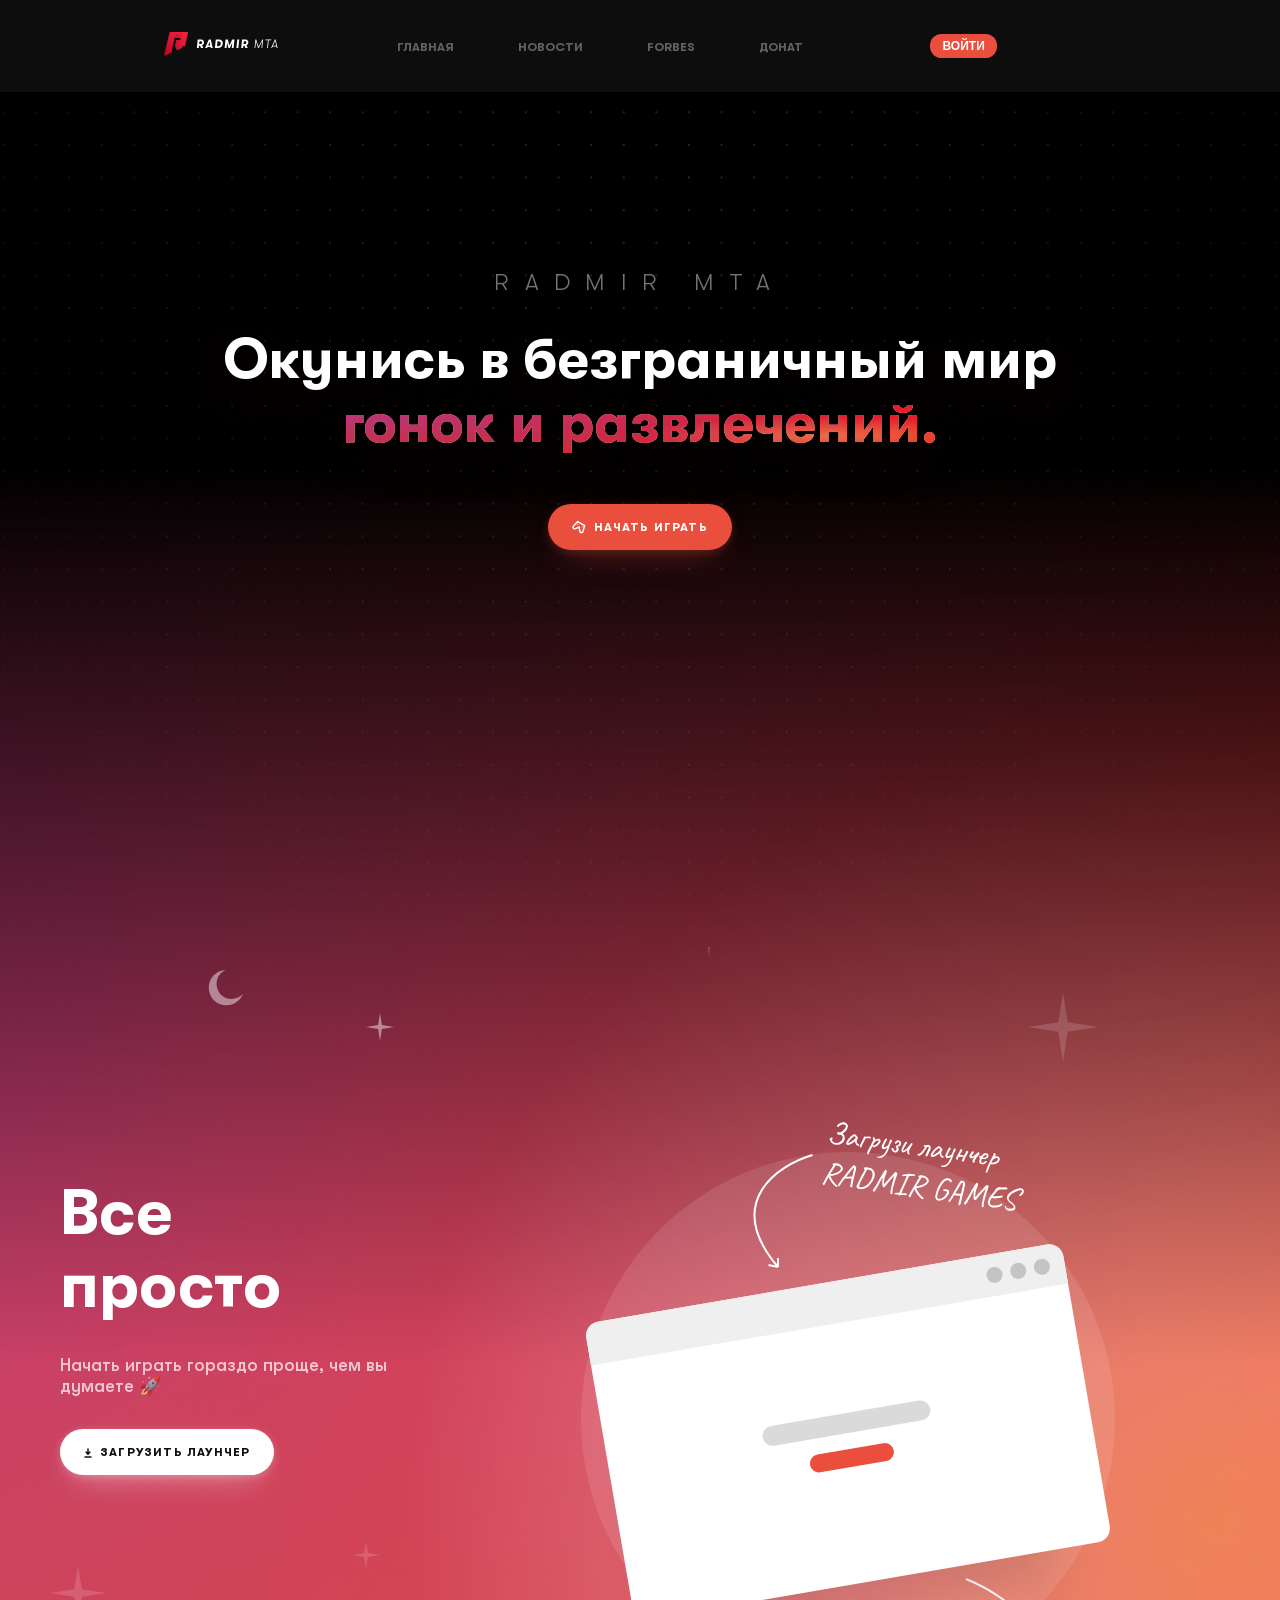
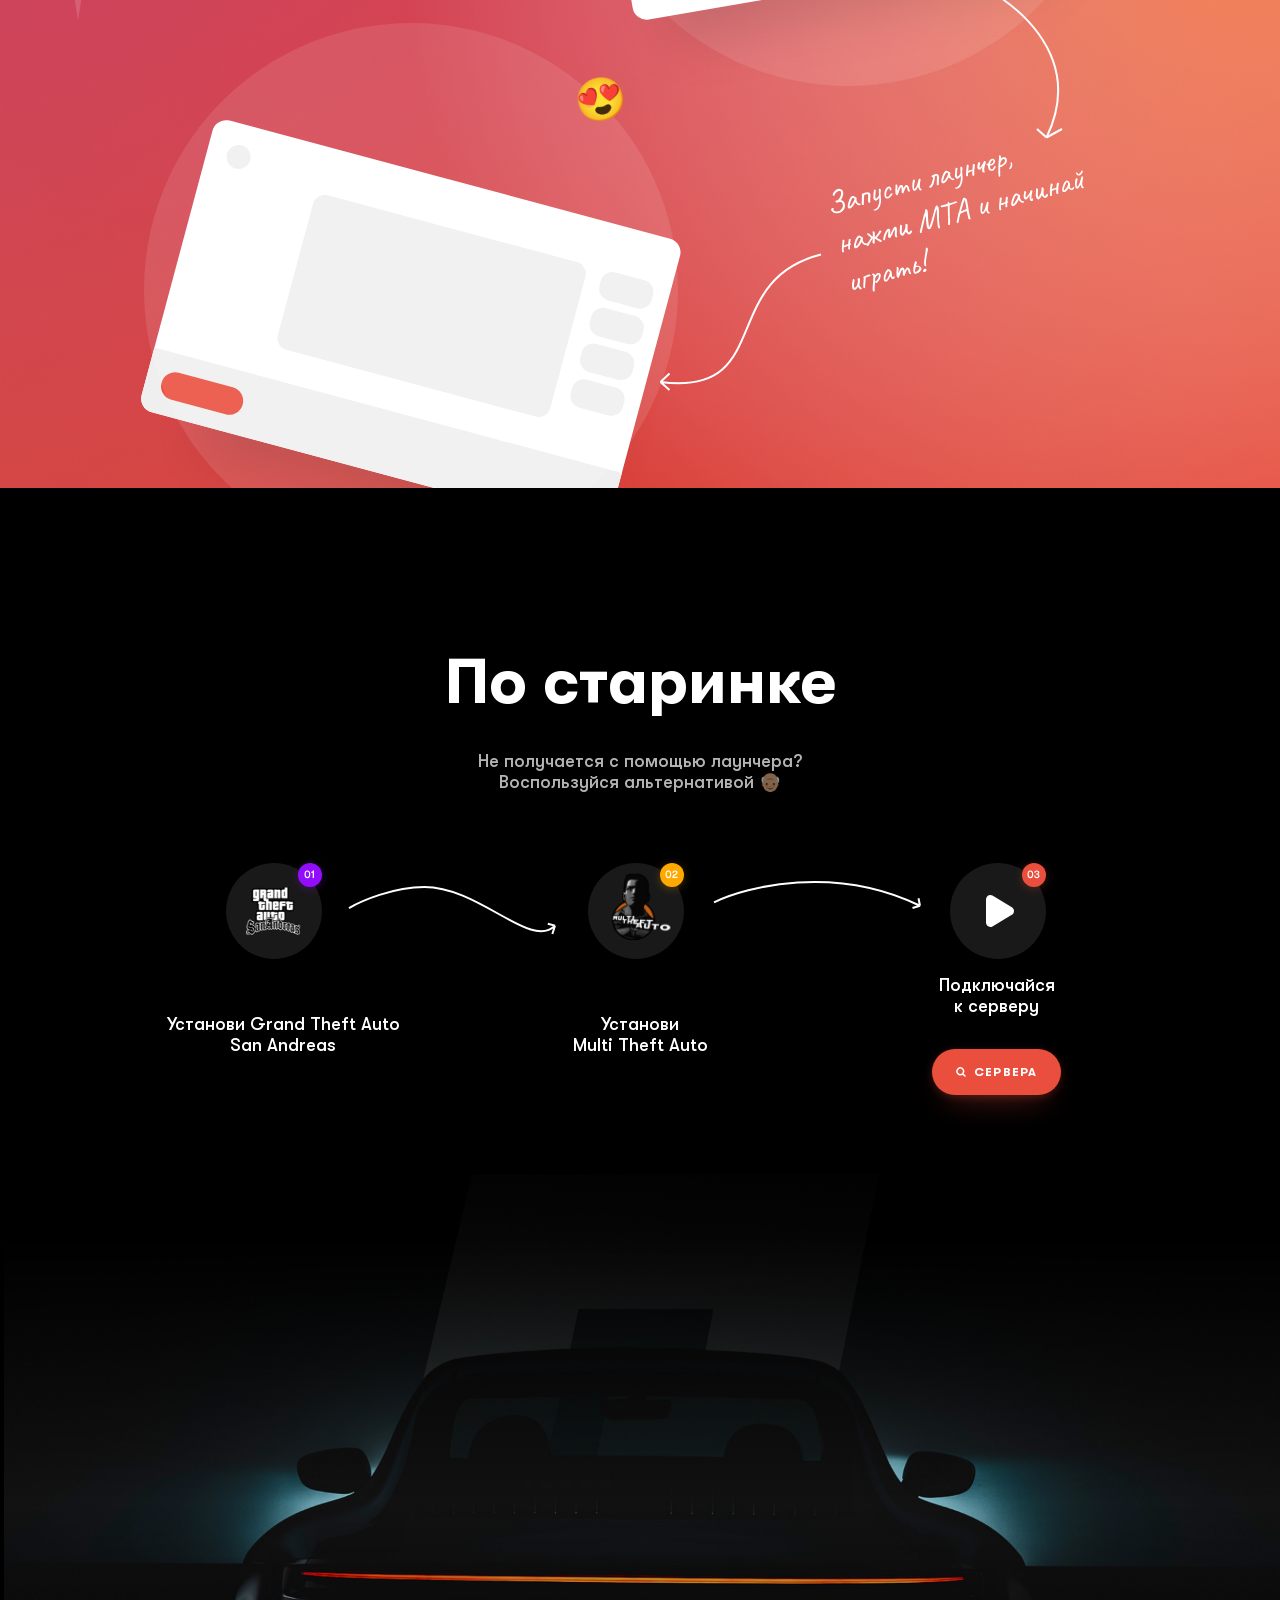
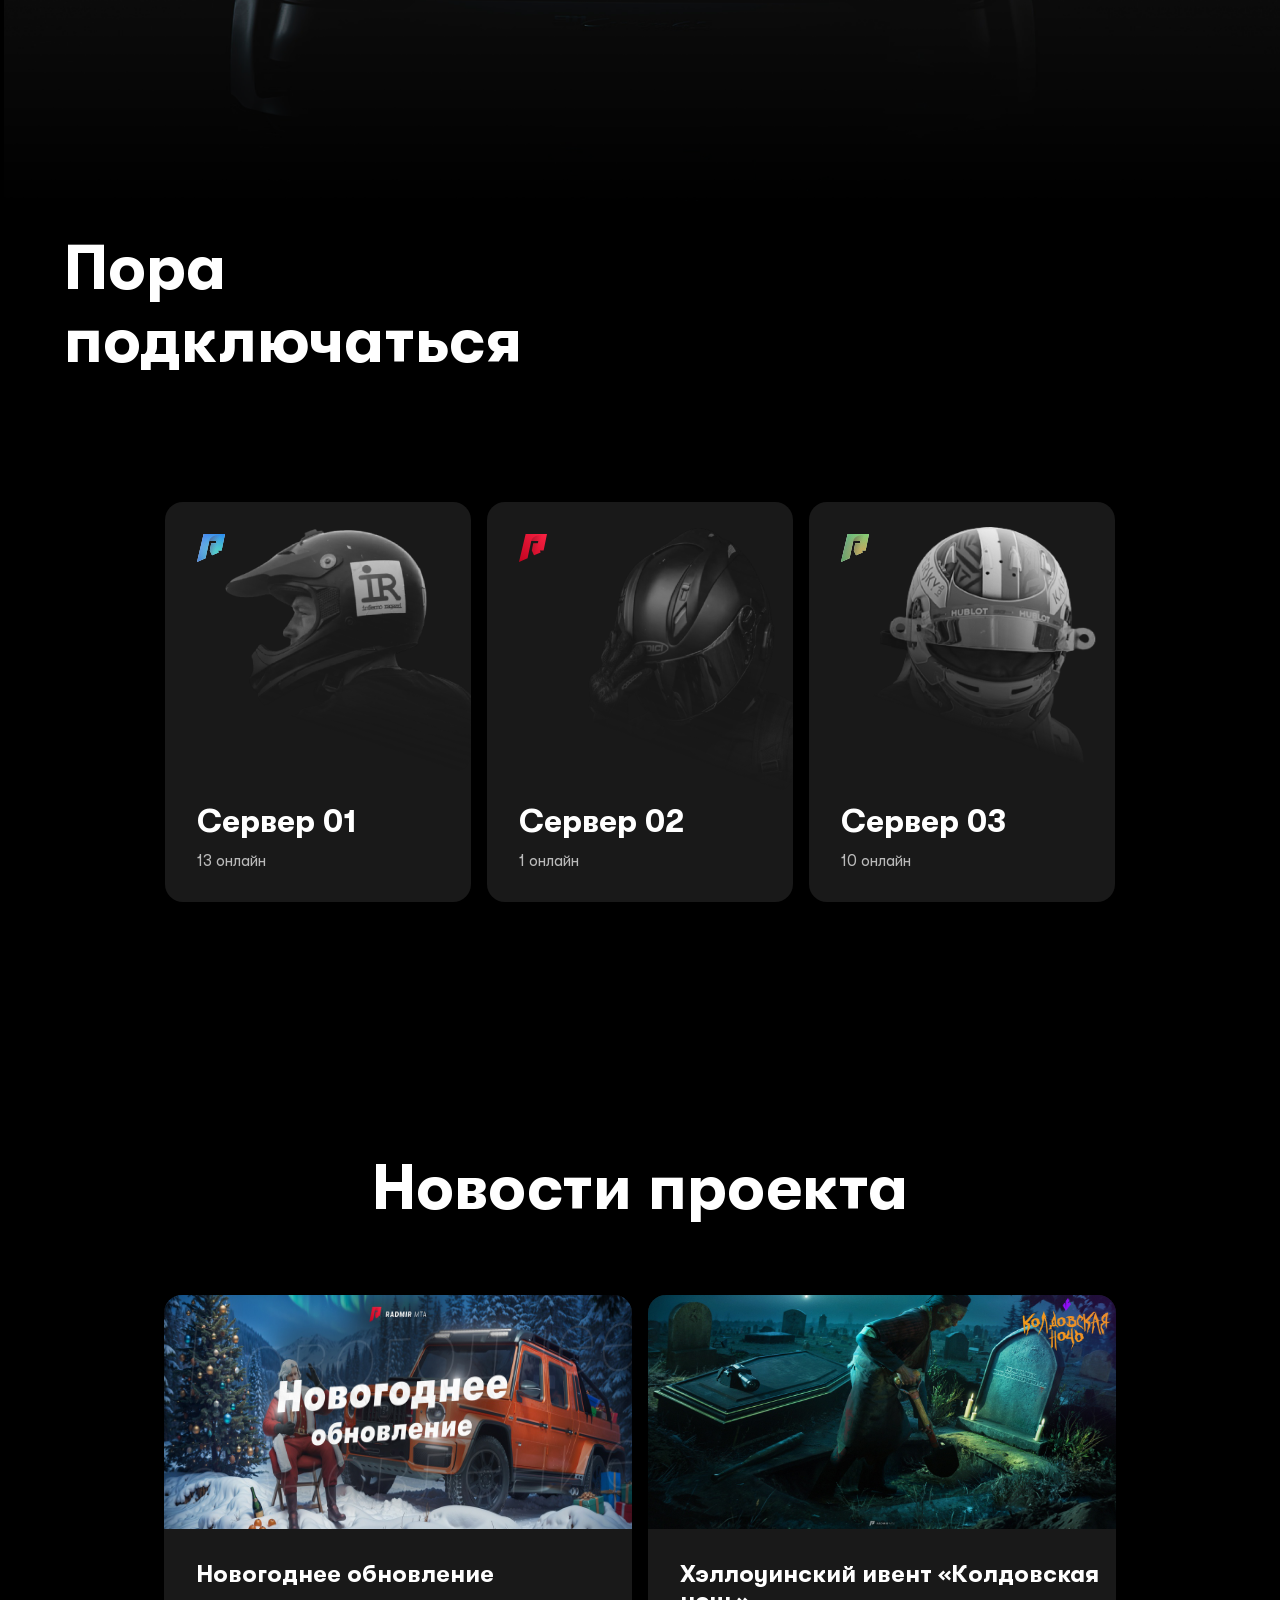
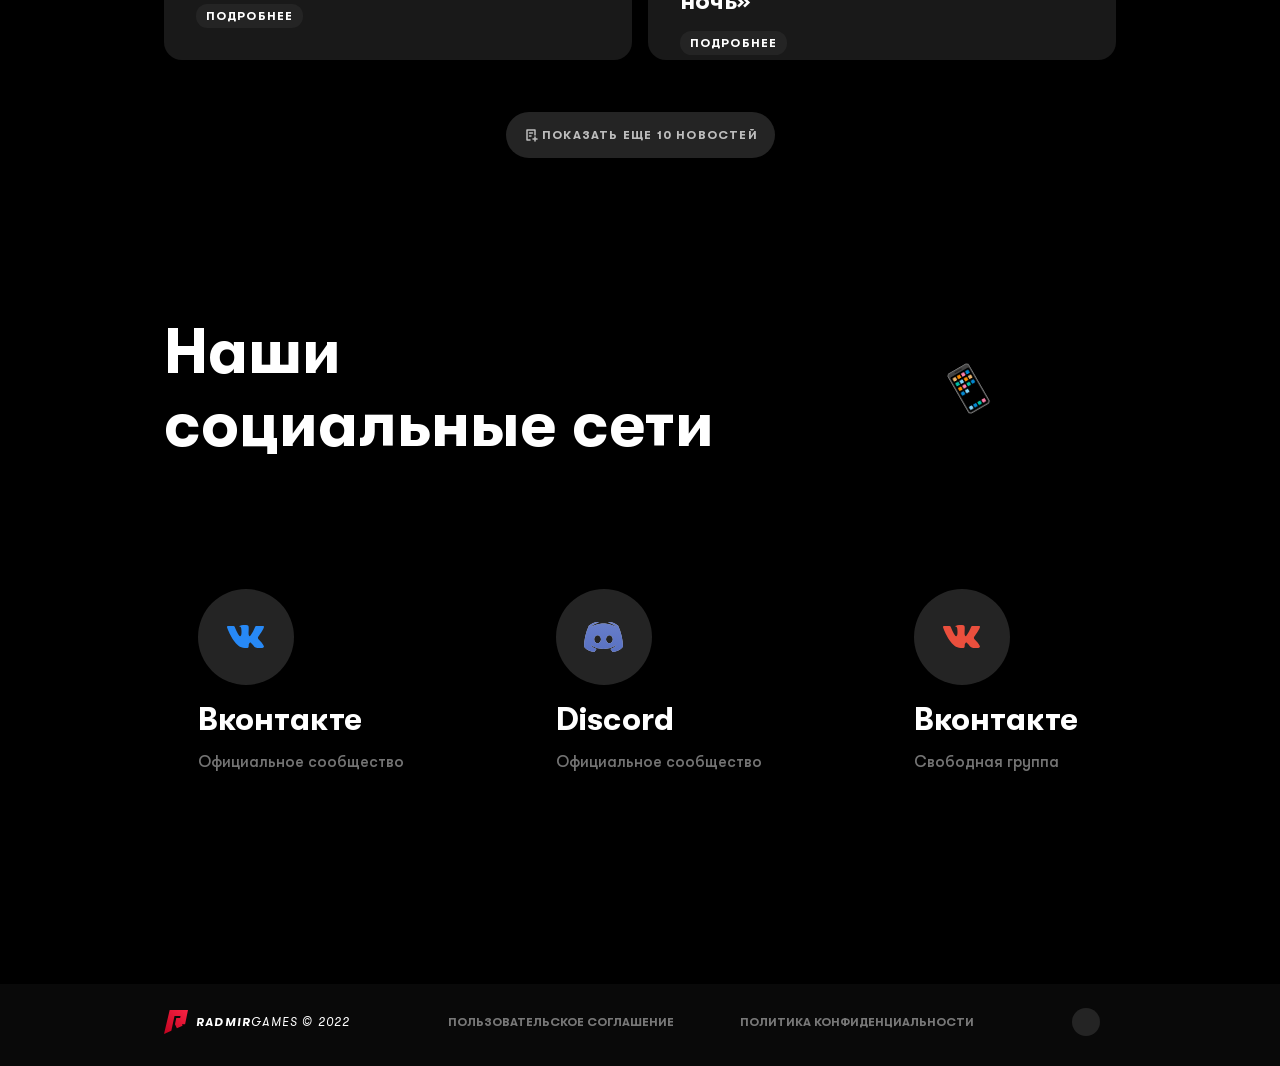
<file: index.html>
<!DOCTYPE html>
<html lang="ru">

<head>
  <meta charset="UTF-8">
  <meta http-equiv="X-UA-Compatible" content="IE=edge">
  <meta name="viewport" content="width=device-width, initial-scale=1">
  <link href="favicon/favicon.ico" rel="shortcut icon">
  <meta name="enot" content="27816125279511-7Uy3I3MWO8fY8v-gaqqdWHooFaWaA8" />
  <script async src="https://www.googletagmanager.com/gtag/js?id=G-GLZM086M8Y"></script>
  <meta name="csrf-param" content="_csrf-frontend">
<meta name="csrf-token" content="-pvTlP-FWHNeBN9oHP_utnkwJgWHhYgZTDTV9c1kOsy97eHcmNQgCgs0pwV_iqWHMVsWRs_C3SoBeJafmiJQgQ==">
  <title>RADMIR MTA – онлайн-проект на базе клиента Multi Theft Auto - RadmirMTA</title>
  <meta name="description" content="RADMIR MTA – это многопользовательский онлайн-проект на базе клиента Multi Theft Auto. Открытый мир, популярные автомобили с огромной возможностью тюнинга, ежедневные задания и наличие сюжетной линии дадут обрести совершенно новые эмоции. Окунись в безграничный мир гонок и развлечений. Начни играть сейчас просто установив лаунчер.">
<link href="font/font.css@v=1641335807.css" rel="stylesheet">
<link href="css/slick.css@v=1641335806.css" rel="stylesheet">
<link href="css/slick-theme.css@v=1641335806.css" rel="stylesheet">
<link href="css/style.css@v=1641831340.css" rel="stylesheet">
<link href="css/news.css@v=1641758945.css" rel="stylesheet">
<link href="css/forbes.css@v=1641824319.css" rel="stylesheet">
<link href="css/login.css@v=1641403143.css" rel="stylesheet">
<link href="css/account.css@v=1641818961.css" rel="stylesheet">
<link href="css/main.css@v=1641754461.css" rel="stylesheet">
<link href="css/media.css@v=1641822677.css" rel="stylesheet">
<link href="css/donate.css@v=1641583178.css" rel="stylesheet">
<script src="assets/c346ebf0/jquery.js@v=1641999680"></script>
<script src="assets/239dc641/yii.js@v=1641999680"></script>
<script src="js/jquery.js@v=1641335813"></script>
<script src="js/slick.js@v=1641335813"></script>
<script src="js/main.js@v=1641843081"></script></head>

<body class="flexColumn" style="background:#000">
  <!-- Yandex.Metrika counter -->
  <script type="text/javascript" >
     (function(m,e,t,r,i,k,a){m[i]=m[i]||function(){(m[i].a=m[i].a||[]).push(arguments)};
     m[i].l=1*new Date();k=e.createElement(t),a=e.getElementsByTagName(t)[0],k.async=1,k.src=r,a.parentNode.insertBefore(k,a)})
     (window, document, "script", "https://mc.yandex.ru/metrika/tag.js", "ym");

     ym(89587619, "init", {
          clickmap:true,
          trackLinks:true,
          accurateTrackBounce:true
     });
  </script>
  <noscript><div><img src="https://mc.yandex.ru/watch/89587619" style="position:absolute; left:-9999px;" alt="" /></div></noscript>
  <!-- /Yandex.Metrika counter -->
  <!-- Global site tag (gtag.js) - Google Analytics -->
  <script>
    window.dataLayer = window.dataLayer || [];
    function gtag(){dataLayer.push(arguments);}
    gtag('js', new Date());

    gtag('config', 'G-GLZM086M8Y');
  </script>
  <header class="header">
    <div class="header-container">
      <div class="heder_open_mob_menu">
        <button>
        </button>
      </div>
      <div class="header_mob_logo">
        <a href="index.html">
          <svg width="30" height="30" viewBox="0 0 30 30" fill="none" xmlns="http://www.w3.org/2000/svg">
            <path d="M7.10526 0L0 30L9.1579 26.0345L13.1053 7.58621L20.6842 7.58621L20.2105 10H15.3158L13.7368 17.7586L16.1053 22.7586L23.2105 19.8276L22.4211 17.7586H26.3684L30 0L7.10526 0Z" fill="url(#paint0_linear_362_363)" />
            <path d="M26.3681 17.7586L29.9997 0L19.6525 1.47817C16.4062 1.94194 13.7928 4.37984 13.105 7.58621H20.6839L20.2102 10H15.3155L13.7366 17.7586L16.105 22.7586L23.2102 19.8276L22.4208 17.7586H26.3681Z" fill="url(#paint1_linear_362_363)" />
            <defs>
              <linearGradient id="paint0_linear_362_363" x1="32.25" y1="-2.25" x2="-1.5" y2="34.125" gradientUnits="userSpaceOnUse">
                <stop stop-color="#FF2546" />
                <stop offset="1" stop-color="#BA001C" />
              </linearGradient>
              <linearGradient id="paint1_linear_362_363" x1="-5.25025" y1="-5.625" x2="23.9998" y2="4.5" gradientUnits="userSpaceOnUse">
                <stop stop-color="#3A0910" />
                <stop offset="1" stop-color="#5F0F1B" stop-opacity="0" />
              </linearGradient>
            </defs>
          </svg>
        </a>
      </div>
      <div class="header_logo">
        <a href="index.html">
          <img src="img/general/logo.svg" alt="logo">
        </a>
      </div>
      <div class="header_menu flex">
        <nav>
          <a href="index.html">Главная</a><a href="news.html">Новости</a><a href="forbes.html">Forbes</a><a href="shop.html">Донат</a>        </nav>
      </div>
      <div class="header_login_btns">
        <div class="header_login" style="display: none">
          <div class="header_login_download">
            <a href="https://mirror.s6.mtasa.ohbah.com/mtasa/main/mtasa-1.5.9.exe">
              <svg style="margin-top: 5px;" width="24" height="24" viewBox="0 0 24 24" fill="none" xmlns="http://www.w3.org/2000/svg">
                <rect width="24" height="24" rx="11.5" fill="#242424" />
                <path d="M15 16H9" stroke="white" stroke-opacity="0.7" stroke-width="1.5" stroke-linecap="round" stroke-linejoin="round" />
                <path d="M12.0002 8V13.3333M12.0002 13.3333L10.2002 11.1658M12.0002 13.3333L13.8002 11.1658" stroke="white" stroke-opacity="0.7" stroke-width="1.5" stroke-linecap="round" stroke-linejoin="round" />
              </svg>
              <span class="download_btn_helper">Загрузить лаучер <br> Multi Theft Auto</span>
            </a>
          </div>
        </div>
        <div class="header_login_button">
                      <a href="my.html"><button>войти</button></a>
                  </div>
      </div>

              <a href="my.html">
          <div class="header-mob__user flex">
            <img src="img/header/user.svg" alt="">
          </div>
        </a>
      
    </div>
    <div class="header_menu-abs flexColumn">
      <hr style="width: 99%;margin-top: 20px;opacity: 0.1;">
      <nav>
        <a href="index.html">Главная</a><a href="news.html">Новости</a><a href="forbes.html">Forbes</a><a href="shop.html">Донат</a>      </nav>
    </div>
  </header>
      <div class="flexColumn" style="gap: 13px;padding: 0 10px; position: absolute; top: 100px; z-index: 100">
          </div>
  <main class="main-page flexColumn">
    <div class="main-video" style="background: linear-gradient(180deg, rgba(0, 0, 0, 0) 0%, rgba(0, 0, 0, 1) 100%); width:100%; padding-top: 80px; position: absolute; top: 0; left: 0;">
        <video preload="auto" no-controls autoplay loop muted playsinline class="main-page-video">
            <source src="video/video.mp4" type="video/mp4">
        </video>
    </div>
    <div class="video-mobile" style="background: linear-gradient(180deg, rgba(0, 0, 0, 0) 0%, rgba(0, 0, 0, 1) 100%); width:100%; padding-top: 80px; position: absolute; top: 0; left: 0;">
        <video preload="auto" no-controls autoplay loop muted playsinline class="main-page-video" style="width:auto">
            <source src="video/m.mp4" type="video/mp4">
        </video>
    </div>
    <div class="main-page__start flexColumn">
        <div class="main-page__start-top flexColumn">
            <div class="main-page__start-top-rdm">RADMIR MTA</div>
            <div class="main-page__start-top-title">
                Окунись в безграничный мир <br>
                <span>гонок и развлечений.</span>
            </div>

            <div id="mainStart" class="main-page__start-top-btn flex">
                <img src="img/main/play.svg" alt="">
                <span>НАЧАТЬ ИГРАТЬ</span>
            </div>

        </div>
        <div class="main-page__start-bottom flexColumn" id="mainSlideEl">
            <div class="main-page__start-bottom-content flexColumn">
                <div class="main-content-title">Все <br class="main-br"> просто</div>
                <div class="main-content-desr">Начать играть гораздо проще, чем вы <br> думаете 🚀</div>
                <a href="https://mirror-cdn.multitheftauto.com/mtasa/main/mtasa-1.5.9.exe">
                    <div class="main-content-btn flex">
                        <div class="main-images flexColumn">
                            <img class="main-same" src="img/main/arrow-vector.svg" alt="">
                            <img class="main-same" src="img/main/arrow-vector.svg" alt="">
                            <img src="img/main/vector.svg" alt="">
                        </div>
                        <span>ЗАГРУЗИТЬ ЛАУНЧЕР</span>
                    </div>
                </a>
            </div>
            <div class="main-page__start-bottom-emoji">😍</div>
        </div>

    </div>
    <div class="main-page__middle">
        <div class="main-page__middle-instr flexColumn">
            <div class="main-page__middle-instr-title">По старинке</div>
            <div class="main-page__middle-instr-subtitle">Не получается с помощью лаунчера? <br> Воспользуйся
                альтернативой 👴🏽</div>
            <div class="flexColumn">
                <img class="main__arrows" src="img/main/arrows.svg" alt="">
                <img class="main__arrows-mobile" src="img/main/arrows-mobile.svg" alt="">
                <div class="main-page__middle-instr-titles flex">
                    <div class="main-page__middle-instr-titles-el flexColumn">
                        <span>Установи Grand Theft Auto <br> San Andreas</span>
                        <a href="gtasa_torrent.torrent" style="display: none">
                            <div class="middle-instr-btn flex">
                                <div class="main-images flexColumn">
                                    <img class="main-same" src="img/main/arrow-vector.svg" alt="">
                                    <img class="main-same" src="img/main/arrow-vector.svg" alt="">
                                    <img src="img/main/vector.svg" alt="">
                                </div>
                                <!-- <img class="middle-instr-btn-img" src="/img/main/download.svg" alt=""> -->
                                <span>ЗАГРУЗИТЬ GTA SA</span>
                            </div>
                        </a>
                    </div>
                    <div class="main-page__middle-instr-titles-el flexColumn">
                        <span>Установи <br> Multi Theft Auto</span>
                        <a href="https://mirror.s6.mtasa.ohbah.com/mtasa/main/mtasa-1.5.9.exe" style="display: none">
                            <div class="middle-instr-btn flex">
                                <div class="main-images flexColumn">
                                    <img class="main-same" src="img/main/arrow-vector.svg" alt="">
                                    <img class="main-same" src="img/main/arrow-vector.svg" alt="">
                                    <img src="img/main/vector.svg" alt="">
                                </div>
                                <!-- <img class="middle-instr-btn-img" src="/img/main/download.svg" alt=""> -->
                                <span>ЗАГРУЗИТЬ MTA</span>
                            </div>
                        </a>
                    </div>
                    <div class="main-page__middle-instr-titles-el flexColumn">
                        <span>Подключайся <br> к серверу</span>
                        <div class="middle-instr-btn flex main-search" id="mainServers">
                            <img class="middle-instr-btn-img" src="img/main/search.svg" alt="">
                            <span>СЕРВЕРА</span>
                        </div>
                    </div>
                </div>
                </img>
            </div>
            <div class="main-page__middle-servers flexColumn" id="mainServersList">
                <div class="main-page__middle-servers-title">Пора<br class="main-br-server"> подключаться</div>
                <div class="main-page__middle-servers-content flex">
                    <img src="img/main/heart.png" class="main-page__middle-servers-emoji">
                        <div class="main-page__middle-servers-content-el flexColumn">
        <img class="main-r-colored" src="img/main/r-blue.svg" alt="">
        <img class="main-r-colored-grey" src="img/main/r-grey.svg" alt="">
        <img  class="main-page__middle-servers-content-el-back" src="img/main/first-server.png" alt="">
        <div class="server-count  flexStart hundred" style="justify-content: flex-end;">
            <div>Сервер 01</div>
            <span>13 онлайн</span>
        </div>
        <div class="main-hidden-btn-server-mobile flex">
            <div class="main-hidden-btn-server-mobile__btn flex clipboard" data-ip="mtasa://server1.rdmr.online:22003">
                <div class="main-btn-url-mob flex">
                    <img src="img/main/url.svg" alt="">
                    <span>Копировать IP</span>
                </div>
            </div>
            <div class="main-hidden-btn-server-mobile__span">СКОПИРОВАННО</div>
        </div>
        <div class="main-page__middle-servers-hidden flex">
            <div class="main-hidden-btn flex">
                <div class="main-images flex" style="height: auto; width: 10px;">
                    <img class="main-same" style="padding-right: 1px;" src="img/main/arrow-right.svg" alt="">
                    <img class="main-same" src="img/main/arrow-right.svg" alt="">
                </div>
                <a href="mtasa://server1.rdmr.online:22003" class="flex"><span>ПОДКЛЮЧИТЬСЯ</span></a>
            </div>
            <div class="main-hidden-tooltip flexColumn clipboard" data-ip="mtasa://server1.rdmr.online:22003">
                <div class="main-tooltip flexColumn">
                    <img src="img/main/tooltip.svg" alt="">
                    <div class="flex">
                        Копировать IP
                    </div>
                </div>
                <div class="main-hidden-tooltip-block flex">
                    <div></div>
                    <img src="img/main/url.svg" alt="">
                </div>

            </div>
        </div>
    </div>
    <div class="main-page__middle-servers-content-el flexColumn">
        <img class="main-r-colored" src="img/main/r-red.svg" alt="">
        <img class="main-r-colored-grey" src="img/main/r-grey.svg" alt="">
        <img style="margin-top: -30px;" class="main-page__middle-servers-content-el-back" src="img/main/second-server.png" alt="">
        <div class="server-count  flexStart hundred" style="justify-content: flex-end;">
            <div>Сервер 02</div>
            <span>1 онлайн</span>
        </div>
        <div class="main-hidden-btn-server-mobile flex">
            <div class="main-hidden-btn-server-mobile__btn flex clipboard" data-ip="mtasa://server2.rdmr.online:22003">
                <div class="main-btn-url-mob flex">
                    <img src="img/main/url.svg" alt="">
                    <span>Копировать IP</span>
                </div>
            </div>
            <div class="main-hidden-btn-server-mobile__span">СКОПИРОВАННО</div>
        </div>
        <div class="main-page__middle-servers-hidden flex">
            <div class="main-hidden-btn flex">
                <div class="main-images flex" style="height: auto; width: 10px;">
                    <img class="main-same" style="padding-right: 1px;" src="img/main/arrow-right.svg" alt="">
                    <img class="main-same" src="img/main/arrow-right.svg" alt="">
                </div>
                <a href="mtasa://server2.rdmr.online:22003" class="flex"><span>ПОДКЛЮЧИТЬСЯ</span></a>
            </div>
            <div class="main-hidden-tooltip flexColumn clipboard" data-ip="mtasa://server2.rdmr.online:22003">
                <div class="main-tooltip flexColumn">
                    <img src="img/main/tooltip.svg" alt="">
                    <div class="flex">
                        Копировать IP
                    </div>
                </div>
                <div class="main-hidden-tooltip-block flex">
                    <div></div>
                    <img src="img/main/url.svg" alt="">
                </div>

            </div>
        </div>
    </div>
    <div class="main-page__middle-servers-content-el flexColumn">
        <img class="main-r-colored" src="img/main/r-green.svg" alt="">
        <img class="main-r-colored-grey" src="img/main/r-grey.svg" alt="">
        <img  class="main-page__middle-servers-content-el-back" src="img/main/third-server.png" alt="">
        <div class="server-count  flexStart hundred" style="justify-content: flex-end;">
            <div>Сервер 03</div>
            <span>10 онлайн</span>
        </div>
        <div class="main-hidden-btn-server-mobile flex">
            <div class="main-hidden-btn-server-mobile__btn flex clipboard" data-ip="mtasa://server3.rdmr.online:22003">
                <div class="main-btn-url-mob flex">
                    <img src="img/main/url.svg" alt="">
                    <span>Копировать IP</span>
                </div>
            </div>
            <div class="main-hidden-btn-server-mobile__span">СКОПИРОВАННО</div>
        </div>
        <div class="main-page__middle-servers-hidden flex">
            <div class="main-hidden-btn flex">
                <div class="main-images flex" style="height: auto; width: 10px;">
                    <img class="main-same" style="padding-right: 1px;" src="img/main/arrow-right.svg" alt="">
                    <img class="main-same" src="img/main/arrow-right.svg" alt="">
                </div>
                <a href="mtasa://server3.rdmr.online:22003" class="flex"><span>ПОДКЛЮЧИТЬСЯ</span></a>
            </div>
            <div class="main-hidden-tooltip flexColumn clipboard" data-ip="mtasa://server3.rdmr.online:22003">
                <div class="main-tooltip flexColumn">
                    <img src="img/main/tooltip.svg" alt="">
                    <div class="flex">
                        Копировать IP
                    </div>
                </div>
                <div class="main-hidden-tooltip-block flex">
                    <div></div>
                    <img src="img/main/url.svg" alt="">
                </div>

            </div>
        </div>
    </div>
<script>
    document.addEventListener("DOMContentLoaded", function() {
        $('.clipboard').on('click', function() {
            navigator.clipboard.writeText($(this).data('ip'));
        })
    })
</script>                    <div class="main-page__middle-servers-emoji">😎</div>
                </div>
            </div>
        </div>
    </div>
    <div class="main-page__end flexColumn" style="margin-top: 258px;">
        <div class="main-page__end-title">Новости проекта</div>
        <div class="main-page__end-news flex">
                            <a href="https://m.vk.com/@radmirmta-novogodnee-obnovlenue">
                    <div class="main-page__end-news-el flexColumn">
                        <img src="files/news/74649db2e74255e38e27fe8533d25ef7.jpg" alt="">
                        <div class="main-page__end-news-el-title">Новогоднее обновление</div>
                        <div class="main-page__end-news-el-btn flex">ПОДРОБНЕЕ</div>
                    </div>
                </a>
                            <a href="https://m.vk.com/@radmirmta-hellouinskii-ivent-koldovskaya-noch">
                    <div class="main-page__end-news-el flexColumn">
                        <img src="files/news/31bed57ff6fbb3b5017265592d2a74f8.jpg" alt="">
                        <div class="main-page__end-news-el-title">Хэллоуинский ивент «Колдовская ночь»</div>
                        <div class="main-page__end-news-el-btn flex">ПОДРОБНЕЕ</div>
                    </div>
                </a>
                    </div>
        <a href="news.html" style="margin-bottom: 158px; margin-top: 32px">
            <div class="news-page__btn flex">
                <div class="news-page__span flex">ПОКАЗАТЬ ЕЩЕ 10 НОВОСТЕЙ</div>
            </div>
        </a>
        <div class="main-page__end-title flexJustStart" style=" width: 952px">
            <span>Наши <br class="main-br-net"> социальные сети</span>
            <div class="main-phone">📱</div>
        </div>
        <div class="main-page__end-net flex ">
            <a href="https://vk.com/radmirmta" target="_blank">
                <div class="main-page__end-net-el">
                    <div class="test-back"></div>
                    <div class="main-page__end-net-el-circle main-blue flex">
                        <img src="img/main/vk-blue.svg" alt="">
                    </div>
                    <div>
                        <div>Вконтакте</div>
                        <span>Официальное сообщество</span>
                    </div>

                </div>
            </a>
            <a href="https://discord.gg/vCUWxsT" target="_blank">
                <div class="main-page__end-net-el">
                    <div class="test-back"></div>
                    <div class="main-page__end-net-el-circle main-violet flex">
                        <img src="img/main/discord.svg" alt="">
                    </div>
                    <div>
                        <div>Discord</div>
                        <span>Официальное сообщество</span>
                    </div>

                </div>
            </a>
            <a href="https://vk.com/radmirmtafree" target="_blank">
                <div class="main-page__end-net-el">
                    <div class="test-back"></div>
                    <div class="main-page__end-net-el-circle main-red flex">
                        <img src="img/main/vk-red.svg" alt="">
                    </div>
                    <div>
                        <div>Вконтакте</div>
                        <span>Свободная группа</span>
                    </div>

                </div>
            </a>
        </div>
    </div>
</main>

  <footer class="footer">
    <div class="footer_container">
      <div class="footer_logo">
        <a href="index.html">
          <div class="flex">
            <img style="margin-right: 8px;" src="img/general/r.svg" alt="">
            <span class="logo-span" style="font-weight: bold;">RADMIR</span>
            <span class="logo-span"> GAMES © 2022</span>
          </div>


        </a>
      </div>
      <div class="footer_menu">
        <a href="terms.html">ПОЛЬЗОВАТЕЛЬСКОЕ СОГЛАШЕНИЕ</a>
        <a href="privacy-policy.html">ПОЛИТИКА КОНФИДЕНЦИАЛЬНОСТИ</a>
      </div>
      <div class="footer_social">
        <a href="https://vk.com/radmirmta"><svg width="13" height="8" viewBox="0 0 13 8" fill="none" xmlns="http://www.w3.org/2000/svg">
            <path d="M11.0002 4.8894C10.8601 4.69453 10.8288 4.49727 10.9053 4.29741C11.0962 3.76418 13.8771 0.377416 12.7186 0.377416C11.9226 0.388268 10.9652 0.377416 10.202 0.377416C10.0604 0.412788 9.96869 0.489048 9.91132 0.644206C9.46504 1.69964 8.91893 2.98765 8.11855 3.81543C8.01325 3.9025 7.94759 3.89879 7.82764 3.86659C7.2662 3.26036 7.86485 1.18339 7.52344 0.3627C7.45614 0.202057 7.30885 0.129499 7.15815 0.0886418C6.39593 -0.0976723 4.6551 0.0132278 4.37106 0.388268C4.28986 0.495481 4.27853 0.553988 4.33715 0.563612C4.60778 0.607403 4.79937 0.712158 4.91212 0.877775C5.12485 1.35824 5.28161 3.9176 4.6551 3.9176C4.02858 3.9176 3.01829 1.40587 2.74075 0.709573C2.66689 0.49992 2.47888 0.379726 2.28076 0.344247L0.427242 0.358784C0.101437 0.358784 -0.080649 0.523621 0.034829 0.855713C1.00022 3.31353 3.11284 8.07759 6.35305 7.95832C6.67764 7.95832 7.23605 8.08613 7.48956 7.79752C7.83793 7.32348 7.41305 6.47923 8.01044 6.15726C8.16109 6.07504 8.31725 6.14396 8.44668 6.24505C9.11115 6.763
</file>
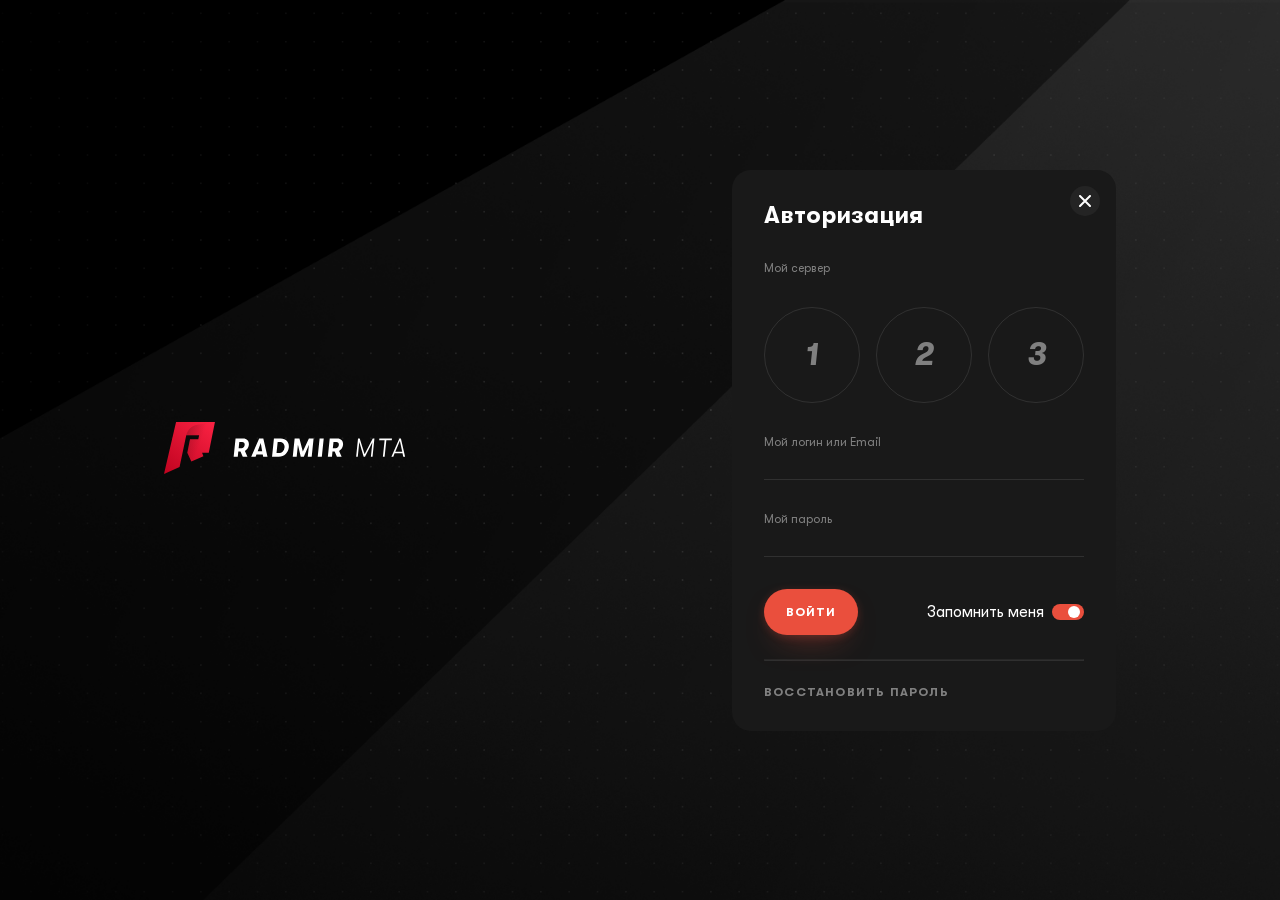
<file: my.html>
<!DOCTYPE html>
<html lang="ru">

<head>
  <meta charset="UTF-8">
  <meta http-equiv="X-UA-Compatible" content="IE=edge">
  <meta name="viewport" content="width=device-width, initial-scale=1">
  <link href="favicon/favicon.ico" rel="shortcut icon">
  <meta name="enot" content="27816125279511-7Uy3I3MWO8fY8v-gaqqdWHooFaWaA8" />
  <script async src="https://www.googletagmanager.com/gtag/js?id=G-GLZM086M8Y"></script>
  <meta name="csrf-param" content="_csrf-frontend">
<meta name="csrf-token" content="OvQOTOEEWBNE85ZyvTTfCkcmlI3qdGerVJlK5_wem4B9gjwEhlUgahHD7h_eQZQ7D02kzqIzMpgZ1QmNq1jxzQ==">
  <title>Вход - RadmirMTA</title>
  <link href="font/font.css@v=1641335807.css" rel="stylesheet">
<link href="css/slick.css@v=1641335806.css" rel="stylesheet">
<link href="css/slick-theme.css@v=1641335806.css" rel="stylesheet">
<link href="css/style.css@v=1641831340.css" rel="stylesheet">
<link href="css/news.css@v=1641758945.css" rel="stylesheet">
<link href="css/forbes.css@v=1641824319.css" rel="stylesheet">
<link href="css/login.css@v=1641403143.css" rel="stylesheet">
<link href="css/account.css@v=1641818961.css" rel="stylesheet">
<link href="css/main.css@v=1641754461.css" rel="stylesheet">
<link href="css/media.css@v=1641822677.css" rel="stylesheet">
<link href="css/donate.css@v=1641583178.css" rel="stylesheet">
<script src="assets/c346ebf0/jquery.js@v=1641999680"></script>
<script src="assets/239dc641/yii.js@v=1641999680"></script>
<script src="js/jquery.js@v=1641335813"></script>
<script src="js/slick.js@v=1641335813"></script>
<script src="js/main.js@v=1641843081"></script></head>

<body class="flexColumn" style="background:#000">
  <!-- Yandex.Metrika counter -->
  <script type="text/javascript" >
     (function(m,e,t,r,i,k,a){m[i]=m[i]||function(){(m[i].a=m[i].a||[]).push(arguments)};
     m[i].l=1*new Date();k=e.createElement(t),a=e.getElementsByTagName(t)[0],k.async=1,k.src=r,a.parentNode.insertBefore(k,a)})
     (window, document, "script", "https://mc.yandex.ru/metrika/tag.js", "ym");

     ym(89587619, "init", {
          clickmap:true,
          trackLinks:true,
          accurateTrackBounce:true
     });
  </script>
  <noscript><div><img src="https://mc.yandex.ru/watch/89587619" style="position:absolute; left:-9999px;" alt="" /></div></noscript>
  <!-- /Yandex.Metrika counter -->
  <!-- Global site tag (gtag.js) - Google Analytics -->
  <script>
    window.dataLayer = window.dataLayer || [];
    function gtag(){dataLayer.push(arguments);}
    gtag('js', new Date());

    gtag('config', 'G-GLZM086M8Y');
  </script>
  <header class="header">
    <div class="header-container">
      <div class="heder_open_mob_menu">
        <button>
        </button>
      </div>
      <div class="header_mob_logo">
        <a href="index.html">
          <svg width="30" height="30" viewBox="0 0 30 30" fill="none" xmlns="http://www.w3.org/2000/svg">
            <path d="M7.10526 0L0 30L9.1579 26.0345L13.1053 7.58621L20.6842 7.58621L20.2105 10H15.3158L13.7368 17.7586L16.1053 22.7586L23.2105 19.8276L22.4211 17.7586H26.3684L30 0L7.10526 0Z" fill="url(#paint0_linear_362_363)" />
            <path d="M26.3681 17.7586L29.9997 0L19.6525 1.47817C16.4062 1.94194 13.7928 4.37984 13.105 7.58621H20.6839L20.2102 10H15.3155L13.7366 17.7586L16.105 22.7586L23.2102 19.8276L22.4208 17.7586H26.3681Z" fill="url(#paint1_linear_362_363)" />
            <defs>
              <linearGradient id="paint0_linear_362_363" x1="32.25" y1="-2.25" x2="-1.5" y2="34.125" gradientUnits="userSpaceOnUse">
                <stop stop-color="#FF2546" />
                <stop offset="1" stop-color="#BA001C" />
              </linearGradient>
              <linearGradient id="paint1_linear_362_363" x1="-5.25025" y1="-5.625" x2="23.9998" y2="4.5" gradientUnits="userSpaceOnUse">
                <stop stop-color="#3A0910" />
                <stop offset="1" stop-color="#5F0F1B" stop-opacity="0" />
              </linearGradient>
            </defs>
          </svg>
        </a>
      </div>
      <div class="header_logo">
        <a href="index.html">
          <img src="img/general/logo.svg" alt="logo">
        </a>
      </div>
      <div class="header_menu flex">
        <nav>
          <a href="index.html">Главная</a><a href="news.html">Новости</a><a href="forbes.html">Forbes</a><a href="shop.html">Донат</a>        </nav>
      </div>
      <div class="header_login_btns">
        <div class="header_login" style="display: none">
          <div class="header_login_download">
            <a href="https://mirror.s6.mtasa.ohbah.com/mtasa/main/mtasa-1.5.9.exe">
              <svg style="margin-top: 5px;" width="24" height="24" viewBox="0 0 24 24" fill="none" xmlns="http://www.w3.org/2000/svg">
                <rect width="24" height="24" rx="11.5" fill="#242424" />
                <path d="M15 16H9" stroke="white" stroke-opacity="0.7" stroke-width="1.5" stroke-linecap="round" stroke-linejoin="round" />
                <path d="M12.0002 8V13.3333M12.0002 13.3333L10.2002 11.1658M12.0002 13.3333L13.8002 11.1658" stroke="white" stroke-opacity="0.7" stroke-width="1.5" stroke-linecap="round" stroke-linejoin="round" />
              </svg>
              <span class="download_btn_helper">Загрузить лаучер <br> Multi Theft Auto</span>
            </a>
          </div>
        </div>
        <div class="header_login_button">
                      <a href="my.html"><button>войти</button></a>
                  </div>
      </div>

              <a href="my.html">
          <div class="header-mob__user flex">
            <img src="img/header/user.svg" alt="">
          </div>
        </a>
      
    </div>
    <div class="header_menu-abs flexColumn">
      <hr style="width: 99%;margin-top: 20px;opacity: 0.1;">
      <nav>
        <a href="index.html">Главная</a><a href="news.html">Новости</a><a href="forbes.html">Forbes</a><a href="shop.html">Донат</a>      </nav>
    </div>
  </header>
      <div class="flexColumn" style="gap: 13px;padding: 0 10px; position: absolute; top: 100px; z-index: 100">
          </div>
  <main class="login-page flexColumn">
    <video preload="auto" no-controls autoplay loop muted playsinline class="login__video">
        <source src="video/video.mp4" type="video/mp4">
    </video>
    <div class="container login-main flex">
        <div style="position: relative; width:100%;">
            <img src="img/general/logo.svg" class="login__logo"></img>
            <div class="logo-hide-wrap"></div>
        </div>
        <div class="login-wrap flex" style="position:relative">
            <div class="login__content login flexStart">
                <a href="index.html">
                <div class="modals-close-restore close-login  flex">
			<img src="img/general/close.svg" alt="">
		</div>
                </a>
           
                                <form id="login" action="my.html" method="post">
<input type="hidden" name="_csrf-frontend" value="OvQOTOEEWBNE85ZyvTTfCkcmlI3qdGerVJlK5_wem4B9gjwEhlUgahHD7h_eQZQ7D02kzqIzMpgZ1QmNq1jxzQ==">                <div class="login__content-title">Авторизация</div>
                <div class="login__content-subtitle">Мой сервер</div>
                <div class="login__content-circles grid-circles">
                    <div class="log-server loginServerFirst">
                        <input id="loginServerFirst" class="login__content-circles-input" type="radio" name="LoginForm[serverId]" value="1">
                        <label for="loginServerFirst" class="login__content-circles-el flex">
                            <div class="server-mini-circle flex">
                                <div class="flex">
                                    <img src="img/login/check.svg" alt="">
                                </div>
                            </div>
                            <span>1</span>
                        </label>
                    </div>
                    <div class="log-server loginServerSecond">

                        <input id="loginServerSecond" class="login__content-circles-input" type="radio" name="LoginForm[serverId]" value="2">
                        <label for="loginServerSecond" class="login__content-circles-el flex">
                            <div class="server-mini-circle flex">
                                <div class="flex">
                                    <img src="img/login/check.svg" alt="">
                                </div>
                            </div>
                            <span>2</span>
                        </label>
                    </div>
                    <div class="log-server loginServerThird">
                        <input id="loginServerThird" class="login__content-circles-input" type="radio" name="LoginForm[serverId]" value="3">
                        <label for="loginServerThird" class="login__content-circles-el flex">
                            <div class="server-mini-circle flex">
                                <div class="flex">
                                    <img src="img/login/check.svg" alt="">
                                </div>
                            </div>
                            <span>3</span>
                        </label>
                    </div>

                </div>
                <div class="input flexStart" style="margin:32px 0">
                    <span>Мой логин или Email</span>
                    <input type="text" name="LoginForm[username]">
                </div>
                <div class="input flexStart">
                    <span>Мой пароль</span>
                    <input type="password" name="LoginForm[password]">
                </div>
                <div class="login__content-robot">
                    <center><div class="form-group field-loginform-recaptcha">

<input type="hidden" id="loginform-recaptcha" class="form-control" name="LoginForm[reCaptcha]"><div id="loginform-recaptcha-recaptcha-login" class="g-recaptcha" data-sitekey="6LfrrrwrAAAAAEssCG0_Q_i33jfW2REfuMyNj-mE" data-theme="dark" data-input-id="loginform-recaptcha" data-form-id="login"></div>

<p class="help-block help-block-error"></p>
</div></center>
                </div>
                <div class="login__content-remember-block flexSpace">
                    <div class="login__content-btn flex" onClick="document.getElementById('login').submit()">ВОЙТИ</div>
                    <div class="login__content-remember flex">
                        <span class="login__content-remember-span">Запомнить меня</span>
                        <label class="flex" style="position: relative; justify-content: flex-start">
                        <input type="checkbox" id="loginform-rememberme" class="switch-input" name="LoginForm[rememberMe]" value="1" checked>                            <!-- <input class="switch-input" type="checkbox"> -->
                            <div class="switch flex"></div>
                            <div class="switch-slider"></div>
                        </label>
                    </div>
                </div>
                <hr class="login__hr">
                <div class="login__content-restore login-to-restore">ВОССТАНОВИТЬ ПАРОЛЬ</div>
                </form>            </div>
            <div class="back-login-hidden"></div>
            <div class="login__content-restore-main login-restore flexStart">
                                <form id="recovery" action="https://rdmr.online/request-recovery-password" method="post">
<input type="hidden" name="_csrf-frontend" value="OvQOTOEEWBNE85ZyvTTfCkcmlI3qdGerVJlK5_wem4B9gjwEhlUgahHD7h_eQZQ7D02kzqIzMpgZ1QmNq1jxzQ==">                <div class="close-restore modals-close-restore flex">
                    <img src="img/general/close.svg" alt="">
                </div>
                <div class="login__content-title">Восстановление пароля</div>
                <div class="login__content-subtitle">Мой сервер</div>
                <div class="login__content-circles grid-circles">
                    <div class="log-server loginServerFirst">
                        <input id="restoreServerFirst" class="login__content-circles-input" type="radio" name="RecoveryPasswordForm[serverId]" value="1">
                        <label for="restoreServerFirst" class="login__content-circles-el flex">
                            <div class="server-mini-circle flex">
                                <div class="flex">
                                    <img src="img/login/check.svg" alt="">
                                </div>
                            </div>
                            <span>1</span>
                        </label>
                    </div>
                    <div class="log-server loginServerSecond">

                        <input id="restoreServerSecond" class="login__content-circles-input" type="radio" name="RecoveryPasswordForm[serverId]" value="2">
                        <label for="restoreServerSecond" class="login__content-circles-el flex">
                            <div class="server-mini-circle flex">
                                <div class="flex">
                                    <img src="img/login/check.svg" alt="">
                                </div>
                            </div>
                            <span>2</span>
                        </label>
                    </div>
                    <div class="log-server loginServerThird">
                        <input id="thirdServerThird" class="login__content-circles-input" type="radio" name="RecoveryPasswordForm[serverId]" value="3">
                        <label for="thirdServerThird" class="login__content-circles-el flex">
                            <div class="server-mini-circle flex">
                                <div class="flex">
                                    <img src="img/login/check.svg" alt="">
                                </div>
                            </div>
                            <span>3</span>
                        </label>
                    </div>

                </div>
                <div class="input flexStart" style="margin:32px 0">
                    <span>Мой логин или Email</span>
                    <input type="text" name="RecoveryPasswordForm[username]">
                </div>
                <div class="login__content-robot" style="margin: 0 0 32px 0;">
                    <center><div class="form-group field-recoverypasswordform-recaptcha">

<input type="hidden" id="recoverypasswordform-recaptcha" class="form-control" name="RecoveryPasswordForm[reCaptcha]"><div id="recoverypasswordform-recaptcha-recaptcha-recovery" class="g-recaptcha" data-sitekey="6LfrrrwrAAAAAEssCG0_Q_i33jfW2REfuMyNj-mE" data-theme="dark" data-input-id="recoverypasswordform-recaptcha" data-form-id="recovery"></div>

<p class="help-block help-block-error"></p>
</div></center>
                </div>
                <div class="login__content-remember-block flexSpace">
                    <div class="login__content-btn flex" style="width: 100%;text-transform: uppercase;" onClick="document.getElementById('recovery').submit()">Восстановить</div>
                </div>
                <hr class="login__hr hr-restore">
                <div class="login__content-restore restore-back flex">
                    <img style="margin-top:-1px" src="img/login/polygon.svg" alt="">
                    <span style="text-transform: uppercase;margin-left: 8px;">Назад</span>
                </div>
                </form>            </div>
        </div>
    </div>
</main>

<style>
    @media only screen and (max-width : 690px) {
        body{
	height: 100vh;
}
        header{
            display: block !important;
        }
    }
    header,
    footer {
        display: none;
    }
</style>
<script>
    document.addEventListener('DOMContentLoaded', function() {
        $('.login__logo').css('transform', 'translateX(0)')
        $('.login-wrap').css('transform', 'translateX(0)')
    })
</script>
  <footer class="footer">
    <div class="footer_container">
      <div class="footer_logo">
        <a href="index.html">
          <div class="flex">
            <img style="margin-right: 8px;" src="img/general/r.svg" alt="">
            <span class="logo-span" style="font-weight: bold;">RADMIR</span>
            <span class="logo-span"> GAMES © 2022</span>
          </div>


        </a>
      </div>
      <div class="footer_menu">
        <a href="terms.html">ПОЛЬЗОВАТЕЛЬСКОЕ СОГЛАШЕНИЕ</a>
        <a href="privacy-policy.html">ПОЛИТИКА КОНФИДЕНЦИАЛЬНОСТИ</a>
      </div>
      <div class="footer_social">
        <a href="https://vk.com/radmirmta"><svg width="13" height="8" viewBox="0 0 13 8" fill="none" xmlns="http://www.w3.org/2000/svg">
            <path d="M11.0002 4.8894C10.8601 4.69453 10.8288 4.49727 10.9053 4.29741C11.0962 3.76418 13.8771 0.377416 12.7186 0.377416C11.9226 0.388268 10.9652 0.377416 10.202 0.377416C10.0604 0.412788 9.96869 0.489048 9.91132 0.644206C9.46504 1.69964 8.91893 2.98765 8.11855 3.81543C8.01325 3.9025 7.94759 3.89879 7.82764 3.86659C7.2662 3.26036 7.86485 1.18339 7.52344 0.3627C7.45614 0.202057 7.30885 0.129499 7.15815 0.0886418C6.39593 -0.0976723 4.6551 0.0132278 4.37106 0.388268C4.28986 0.495481 4.27853 0.553988 4.33715 0.563612C4.60778 0.607403 4.79937 0.712158 4.91212 0.877775C5.12485 1.35824 5.28161 3.9176 4.6551 3.9176C4.02858 3.9176 3.01829 1.40587 2.74075 0.709573C2.66689 0.49992 2.47888 0.379726 2.28076 0.344247L0.427242 0.358784C0.101437 0.358784 -0.080649 0.523621 0.034829 0.855713C1.00022 3.31353 3.11284 8.07759 6.35305 7.95832C6.67764 7.95832 7.23605 8.08613 7.48956 7.79752C7.83793 7.32348 7.41305 6.47923 8.01044 6.15726C8.16109 6.07504 8.31725 6.14396 8.44668 6.24505C9.11115 6.76397 9.46395 7.67481 10.2834 7.95131C10.4275 7.99999 10.5537 8.01217 10.6621 7.98783L12.3938 7.95866C12.7153 7.95866 13.032 7.81194 12.9655 7.41773C12.713 6.57233 11.707 5.70332 11.0002 4.8894Z" fill="white" />
          </svg>
        </a>
        <a href="https://discord.gg/vCUWxsT">
          <svg width="14" height="11" viewBox="0 0 14 11" fill="none" xmlns="http://www.w3.org/2000/svg">
            <path d="M12.2661 1.39333C11.3028 0.513333 10.1468 0.0733333 8.92661 0L8.73395 0.22C9.82569 0.513333 10.789 1.1 11.6881 1.90667C10.5963 1.24667 9.37615 0.806667 8.09174 0.66C7.70642 0.586667 7.38532 0.586667 7 0.586667C6.61468 0.586667 6.29358 0.586667 5.90826 0.66C4.62385 0.806667 3.40367 1.24667 2.31193 1.90667C3.21101 1.1 4.17431 0.513333 5.26606 0.22L5.07339 0C3.85321 0.0733333 2.69725 0.513333 1.73395 1.39333C0.642202 3.74 0.0642202 6.38 0 9.09333C0.963303 10.2667 2.31193 11 3.72477 11C3.72477 11 4.17431 10.4133 4.49541 9.9C3.66055 9.68 2.88991 9.16667 2.37615 8.36C2.82569 8.65333 3.27523 8.94667 3.72477 9.16667C4.30275 9.46 4.88073 9.60667 5.45872 9.75333C5.97248 9.82667 6.48624 9.9 7 9.9C7.51376 9.9 8.02752 9.82667 8.54128 9.75333C9.11927 9.60667 9.69725 9.46 10.2752 9.16667C10.7248 8.94667 11.1743 8.65333 11.6239 8.36C11.1101 9.16667 10.3394 9.68 9.50459 9.9C9.82569 10.4133 10.2752 11 10.2752 11C11.6881 11 13.0367 10.2667 14 9.09333C13.9358 6.38 13.3578 3.74 12.2661 1.39333ZM4.88073 7.77333C4.23853 7.77333 3.66055 7.11333 3.66055 6.30667C3.66055 5.5 4.23853 4.84 4.88073 4.84C5.52294 4.84 6.10092 5.5 6.10092 6.30667C6.10092 7.11333 5.52294 7.77333 4.88073 7.77333ZM9.11927 7.77333C8.47707 7.77333 7.89908 7.11333 7.89908 6.30667C7.89908 5.5 8.47707 4.84 9.11927 4.84C9.76147 4.84 10.3394 5.5 10.3394 6.30667C10.3394 7.11333 9.76147 7.77333 9.11927 7.77333Z" fill="white" />
          </svg>

        </a>
      </div>
    </div>
  </footer>
  <script src="https://www.google.com/recaptcha/api.js?hl=ru&amp;render=explicit&amp;onload=recaptchaOnloadCallback" async defer></script>
<script src="assets/239dc641/yii.activeForm.js@v=1641999680"></script>
<script>function recaptchaOnloadCallback() {
    "use strict";
    jQuery(".g-recaptcha").each(function () {
        const reCaptcha = jQuery(this);
        if (reCaptcha.data("recaptcha-client-id") === undefined) {
            const recaptchaClientId = grecaptcha.render(reCaptcha.attr("id"), {
                "callback": function (response) {
                    if (reCaptcha.data("form-id") !== "") {
                        jQuery("#" + reCaptcha.data("input-id"), "#" + reCaptcha.data("form-id")).val(response)
                            .trigger("change");
                    } else {
                        jQuery("#" + reCaptcha.data("input-id")).val(response).trigger("change");
                    }

                    if (reCaptcha.attr("data-callback")) {
                        eval("(" + reCaptcha.attr("data-callback") + ")(response)");
                    }
                },
                "expired-callback": function () {
                    if (reCaptcha.data("form-id") !== "") {
                        jQuery("#" + reCaptcha.data("input-id"), "#" + reCaptcha.data("form-id")).val("");
                    } else {
                        jQuery("#" + reCaptcha.data("input-id")).val("");
                    }

                    if (reCaptcha.attr("data-expired-callback")) {
                        eval("(" + reCaptcha.attr("data-expired-callback") + ")()");
                    }
                },
            });
            reCaptcha.data("recaptcha-client-id", recaptchaClientId);
        }
    });
}</script>
<script>jQuery(function ($) {
jQuery('#login').yiiActiveForm([{"id":"loginform-recaptcha","name":"reCaptcha","container":".field-loginform-recaptcha","input":"#loginform-recaptcha","error":".help-block.help-block-error","validate":function (attribute, value, messages, deferred, $form) {if (!value) {
     messages.push("Please confirm that you are not a bot.");
}}}], []);
jQuery('#recovery').yiiActiveForm([{"id":"recoverypasswordform-recaptcha","name":"reCaptcha","container":".field-recoverypasswordform-recaptcha","input":"#recoverypasswordform-recaptcha","error":".help-block.help-block-error","validate":function (attribute, value, messages, deferred, $form) {if (!value) {
     messages.push("Please confirm that you are not a bot.");
}}}], []);
});</script></body>

</html>
</file>
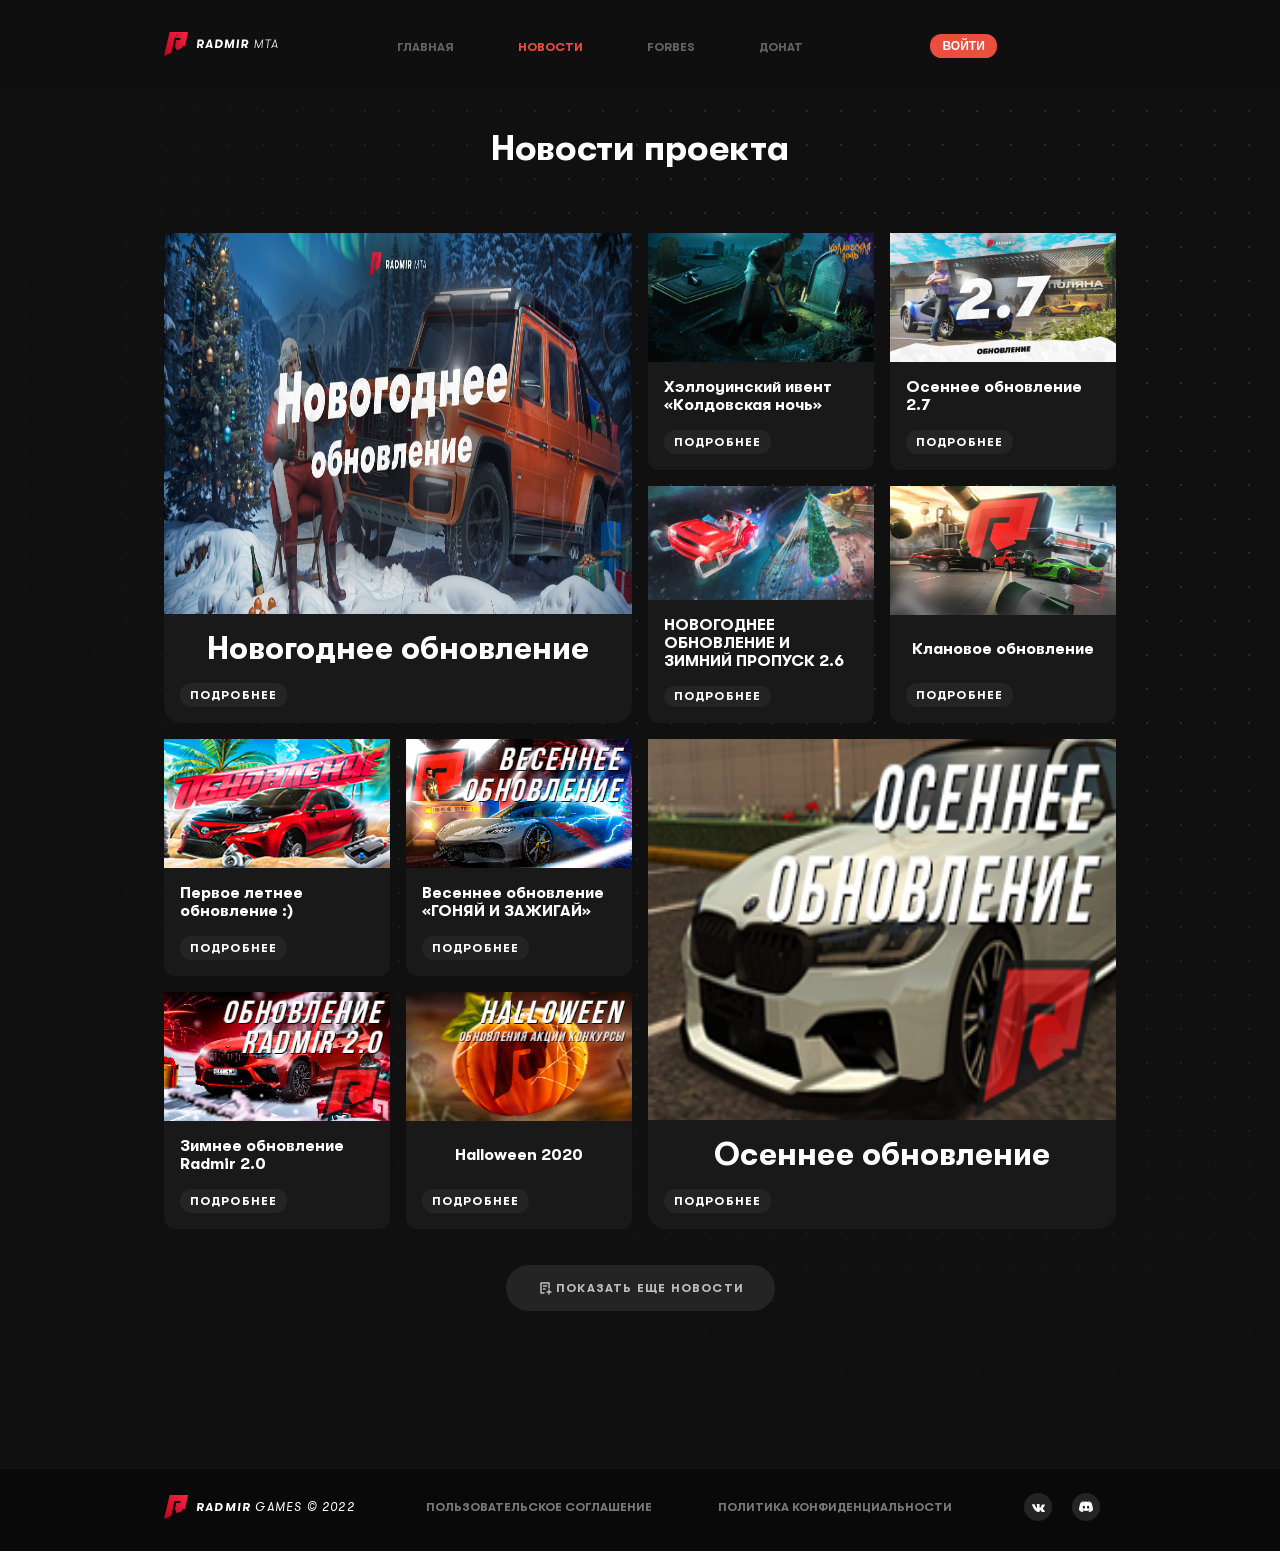
<file: news.html>
<!DOCTYPE html>
<html lang="ru">

<head>
  <meta charset="UTF-8">
  <meta http-equiv="X-UA-Compatible" content="IE=edge">
  <meta name="viewport" content="width=device-width, initial-scale=1">
  <link href="favicon/favicon.ico" rel="shortcut icon">
  <meta name="enot" content="27816125279511-7Uy3I3MWO8fY8v-gaqqdWHooFaWaA8" />
  <script async src="https://www.googletagmanager.com/gtag/js?id=G-GLZM086M8Y"></script>
  <meta name="csrf-param" content="_csrf-frontend">
<meta name="csrf-token" content="aher_-ngqPQD2TXYGpJFjiqU1a1l4OrCTeBtqOxGdjktYZm3jrHQjVbpTbV55w6_Yv_l7i2nv_EArC7CuwAcdA==">
  <title>Новости - RadmirMTA</title>
  <link href="font/font.css@v=1641335807.css" rel="stylesheet">
<link href="css/slick.css@v=1641335806.css" rel="stylesheet">
<link href="css/slick-theme.css@v=1641335806.css" rel="stylesheet">
<link href="css/style.css@v=1641831340.css" rel="stylesheet">
<link href="css/news.css@v=1641758945.css" rel="stylesheet">
<link href="css/forbes.css@v=1641824319.css" rel="stylesheet">
<link href="css/login.css@v=1641403143.css" rel="stylesheet">
<link href="css/account.css@v=1641818961.css" rel="stylesheet">
<link href="css/main.css@v=1641754461.css" rel="stylesheet">
<link href="css/media.css@v=1641822677.css" rel="stylesheet">
<link href="css/donate.css@v=1641583178.css" rel="stylesheet">
<script src="assets/c346ebf0/jquery.js@v=1641999680"></script>
<script src="assets/239dc641/yii.js@v=1641999680"></script>
<script src="js/jquery.js@v=1641335813"></script>
<script src="js/slick.js@v=1641335813"></script>
<script src="js/main.js@v=1641843081"></script></head>

<body class="flexColumn" style="background:#000">
  <!-- Yandex.Metrika counter -->
  <script type="text/javascript" >
     (function(m,e,t,r,i,k,a){m[i]=m[i]||function(){(m[i].a=m[i].a||[]).push(arguments)};
     m[i].l=1*new Date();k=e.createElement(t),a=e.getElementsByTagName(t)[0],k.async=1,k.src=r,a.parentNode.insertBefore(k,a)})
     (window, document, "script", "https://mc.yandex.ru/metrika/tag.js", "ym");

     ym(89587619, "init", {
          clickmap:true,
          trackLinks:true,
          accurateTrackBounce:true
     });
  </script>
  <noscript><div><img src="https://mc.yandex.ru/watch/89587619" style="position:absolute; left:-9999px;" alt="" /></div></noscript>
  <!-- /Yandex.Metrika counter -->
  <!-- Global site tag (gtag.js) - Google Analytics -->
  <script>
    window.dataLayer = window.dataLayer || [];
    function gtag(){dataLayer.push(arguments);}
    gtag('js', new Date());

    gtag('config', 'G-GLZM086M8Y');
  </script>
  <header class="header">
    <div class="header-container">
      <div class="heder_open_mob_menu">
        <button>
        </button>
      </div>
      <div class="header_mob_logo">
        <a href="index.html">
          <svg width="30" height="30" viewBox="0 0 30 30" fill="none" xmlns="http://www.w3.org/2000/svg">
            <path d="M7.10526 0L0 30L9.1579 26.0345L13.1053 7.58621L20.6842 7.58621L20.2105 10H15.3158L13.7368 17.7586L16.1053 22.7586L23.2105 19.8276L22.4211 17.7586H26.3684L30 0L7.10526 0Z" fill="url(#paint0_linear_362_363)" />
            <path d="M26.3681 17.7586L29.9997 0L19.6525 1.47817C16.4062 1.94194 13.7928 4.37984 13.105 7.58621H20.6839L20.2102 10H15.3155L13.7366 17.7586L16.105 22.7586L23.2102 19.8276L22.4208 17.7586H26.3681Z" fill="url(#paint1_linear_362_363)" />
            <defs>
              <linearGradient id="paint0_linear_362_363" x1="32.25" y1="-2.25" x2="-1.5" y2="34.125" gradientUnits="userSpaceOnUse">
                <stop stop-color="#FF2546" />
                <stop offset="1" stop-color="#BA001C" />
              </linearGradient>
              <linearGradient id="paint1_linear_362_363" x1="-5.25025" y1="-5.625" x2="23.9998" y2="4.5" gradientUnits="userSpaceOnUse">
                <stop stop-color="#3A0910" />
                <stop offset="1" stop-color="#5F0F1B" stop-opacity="0" />
              </linearGradient>
            </defs>
          </svg>
        </a>
      </div>
      <div class="header_logo">
        <a href="index.html">
          <img src="img/general/logo.svg" alt="logo">
        </a>
      </div>
      <div class="header_menu flex">
        <nav>
          <a href="index.html">Главная</a><a class="active"href="news.html">Новости</a><a href="forbes.html">Forbes</a><a href="shop.html">Донат</a>        </nav>
      </div>
      <div class="header_login_btns">
        <div class="header_login" style="display: none">
          <div class="header_login_download">
            <a href="https://mirror.s6.mtasa.ohbah.com/mtasa/main/mtasa-1.5.9.exe">
              <svg style="margin-top: 5px;" width="24" height="24" viewBox="0 0 24 24" fill="none" xmlns="http://www.w3.org/2000/svg">
                <rect width="24" height="24" rx="11.5" fill="#242424" />
                <path d="M15 16H9" stroke="white" stroke-opacity="0.7" stroke-width="1.5" stroke-linecap="round" stroke-linejoin="round" />
                <path d="M12.0002 8V13.3333M12.0002 13.3333L10.2002 11.1658M12.0002 13.3333L13.8002 11.1658" stroke="white" stroke-opacity="0.7" stroke-width="1.5" stroke-linecap="round" stroke-linejoin="round" />
              </svg>
              <span class="download_btn_helper">Загрузить лаучер <br> Multi Theft Auto</span>
            </a>
          </div>
        </div>
        <div class="header_login_button">
                      <a href="my.html"><button>войти</button></a>
                  </div>
      </div>

              <a href="my.html">
          <div class="header-mob__user flex">
            <img src="img/header/user.svg" alt="">
          </div>
        </a>
      
    </div>
    <div class="header_menu-abs flexColumn">
      <hr style="width: 99%;margin-top: 20px;opacity: 0.1;">
      <nav>
        <a href="index.html">Главная</a><a class="active"href="news.html">Новости</a><a href="forbes.html">Forbes</a><a href="shop.html">Донат</a>      </nav>
    </div>
  </header>
      <div class="flexColumn" style="gap: 13px;padding: 0 10px; position: absolute; top: 100px; z-index: 100">
          </div>
  
<main class="news-page flexColumn">
	<div class="container flexColumn">
		<div class="news-page__title">Новости проекта</div>
		<div class="news-page__content" id="news-block">
			
	<a href="https://m.vk.com/@radmirmta-novogodnee-obnovlenue">		<div class="news-page__content-el-big news-hover flexColumn">
			<img src="files/news/74649db2e74255e38e27fe8533d25ef7.jpg" class="news-page__content-el-big-img">
			<div class="news-page__content-el-big-title">Новогоднее обновление</div>
			<div class="news-page__content-el-btn flex">ПОДРОБНЕЕ</div>
		</div>
	</a>	<div class="news-page__content-els">
							<a href="https://m.vk.com/@radmirmta-hellouinskii-ivent-koldovskaya-noch">				<div class="news-page__content-el news-hover flexColumn">
					<img src="files/news/31bed57ff6fbb3b5017265592d2a74f8.jpg" class="news-page__content-el-img">
					<div class="news-page__content-el-title">Хэллоуинский ивент «Колдовская ночь»</div>
					<div class="news-page__content-el-btn flex">ПОДРОБНЕЕ</div>
				</div>
			</a>								<a href="https://m.vk.com/@radmirmta-osennee-obnovlenie-27">				<div class="news-page__content-el news-hover flexColumn">
					<img src="files/news/ab90265de8fe0942b98a460fab810042.jpg" class="news-page__content-el-img">
					<div class="news-page__content-el-title">Осеннее обновление 2.7</div>
					<div class="news-page__content-el-btn flex">ПОДРОБНЕЕ</div>
				</div>
			</a>								<a href="https://m.vk.com/@radmirmta-novogodnee-obnovlenie">				<div class="news-page__content-el news-hover flexColumn">
					<img src="files/news/e4239f2ca0c1860e27ccdb893d3a5e98.jpg" class="news-page__content-el-img">
					<div class="news-page__content-el-title">НОВОГОДНЕЕ ОБНОВЛЕНИЕ И ЗИМНИЙ ПРОПУСК 2.6</div>
					<div class="news-page__content-el-btn flex">ПОДРОБНЕЕ</div>
				</div>
			</a>								<a href="https://m.vk.com/@radmirmta-klanovoe-obnovlenie">				<div class="news-page__content-el news-hover flexColumn">
					<img src="files/news/724ba1dd6354582a1779eb0816e0e538.jpg" class="news-page__content-el-img">
					<div class="news-page__content-el-title">Клановое обновление</div>
					<div class="news-page__content-el-btn flex">ПОДРОБНЕЕ</div>
				</div>
			</a>					</div>
<div class="news-page__content-els">										<div class="news-page__content-el news-hover flexColumn">
					<img src="files/news/1Yktc3XmQQ0hbIigmFSB_dPeGJL3mQLJ.png" class="news-page__content-el-img">
					<div class="news-page__content-el-title">Первое летнее обновление :)</div>
					<div class="news-page__content-el-btn flex">ПОДРОБНЕЕ</div>
				</div>
															<div class="news-page__content-el news-hover flexColumn">
					<img src="files/news/hDQki-6Znh6uHJic-5VGY8g24TgaOash.png" class="news-page__content-el-img">
					<div class="news-page__content-el-title">Весеннее обновление «ГОНЯЙ И ЗАЖИГАЙ»</div>
					<div class="news-page__content-el-btn flex">ПОДРОБНЕЕ</div>
				</div>
															<div class="news-page__content-el news-hover flexColumn">
					<img src="files/news/tZ02o9VpdZQP68xGBGulMf0UcXI5knJv.png" class="news-page__content-el-img">
					<div class="news-page__content-el-title">Зимнее обновление Radmir 2.0</div>
					<div class="news-page__content-el-btn flex">ПОДРОБНЕЕ</div>
				</div>
															<div class="news-page__content-el news-hover flexColumn">
					<img src="files/news/DEZxh_yL099ycbKkWJNbND6CG8TmIShk.png" class="news-page__content-el-img">
					<div class="news-page__content-el-title">Halloween 2020</div>
					<div class="news-page__content-el-btn flex">ПОДРОБНЕЕ</div>
				</div>
								</div>						<div class="news-page__content-el-big news-hover flexColumn">
				<img src="files/news/VDbivn8QJVRFJWcKJBKPoXtVhNcGHkfJ.png" class="news-page__content-el-big-img">
				<div class="news-page__content-el-big-title">Осеннее обновление</div>
				<div class="news-page__content-el-btn flex">ПОДРОБНЕЕ</div>
			</div>
					</div>
		<br><br>
		<div class="news-page__btn flex" id="news-btn" data-page="1">
			<div class="news-page__span flex">ПОКАЗАТЬ ЕЩЕ НОВОСТИ</div>
		</div>
	</div>
</main>
<script>
	document.addEventListener("DOMContentLoaded", () => {
		$('#news-btn').on("click", function() {
			let page = $('#news-btn').data('page');
			$.ajax({
					method: "GET",
					url: "/news?page=" + (page + 1),
				})
				.done(function(msg) {
					if (msg.html.length) {
						$('#news-btn').data("page", (page + 1))
						$('#news-block').append(msg.html)
					}
					if (msg.last) {
						$('#news-btn').remove()
					}
				});
		})
	})
</script>
  <footer class="footer">
    <div class="footer_container">
      <div class="footer_logo">
        <a href="index.html">
          <div class="flex">
            <img style="margin-right: 8px;" src="img/general/r.svg" alt="">
            <span class="logo-span" style="font-weight: bold;">RADMIR</span>
            <span class="logo-span"> GAMES © 2022</span>
          </div>


        </a>
      </div>
      <div class="footer_menu">
        <a href="terms.html">ПОЛЬЗОВАТЕЛЬСКОЕ СОГЛАШЕНИЕ</a>
        <a href="privacy-policy.html">ПОЛИТИКА КОНФИДЕНЦИАЛЬНОСТИ</a>
      </div>
      <div class="footer_social">
        <a href="https://vk.com/radmirmta"><svg width="13" height="8" viewBox="0 0 13 8" fill="none" xmlns="http://www.w3.org/2000/svg">
            <path d="M11.0002 4.8894C10.8601 4.69453 10.8288 4.49727 10.9053 4.29741C11.0962 3.76418 13.8771 0.377416 12.7186 0.377416C11.9226 0.388268 10.9652 0.377416 10.202 0.377416C10.0604 0.412788 9.96869 0.489048 9.91132 0.644206C9.46504 1.69964 8.91893 2.98765 8.11855 3.81543C8.01325 3.9025 7.94759 3.89879 7.82764 3.86659C7.2662 3.26036 7.86485 1.18339 7.52344 0.3627C7.45614 0.202057 7.30885 0.129499 7.15815 0.0886418C6.39593 -0.0976723 4.6551 0.0132278 4.37106 0.388268C4.28986 0.495481 4.27853 0.553988 4.33715 0.563612C4.60778 0.607403 4.79937 0.712158 4.91212 0.877775C5.12485 1.35824 5.28161 3.9176 4.6551 3.9176C4.02858 3.9176 3.01829 1.40587 2.74075 0.709573C2.66689 0.49992 2.47888 0.379726 2.28076 0.344247L0.427242 0.358784C0.101437 0.358784 -0.080649 0.523621 0.034829 0.855713C1.00022 3.31353 3.11284 8.07759 6.35305 7.95832C6.67764 7.95832 7.23605 8.08613 7.48956 7.79752C7.83793 7.32348 7.41305 6.47923 8.01044 6.15726C8.16109 6.07504 8.31725 6.14396 8.44668 6.24505C9.11115 6.76397 9.46395 7.67481 10.2834 7.95131C10.4275 7.99999 10.5537 8.01217 10.6621 7.98783L12.3938 7.95866C12.7153 7.95866 13.032 7.81194 12.9655 7.41773C12.713 6.57233 11.707 5.70332 11.0002 4.8894Z" fill="white" />
          </svg>
        </a>
        <a href="https://discord.gg/vCUWxsT">
          <svg width="14" height="11" viewBox="0 0 14 11" fill="none" xmlns="http://www.w3.org/2000/svg">
            <path d="M12.2661 1.39333C11.3028 0.513333 10.1468 0.0733333 8.92661 0L8.73395 0.22C9.82569 0.513333 10.789 1.1 11.6881 1.90667C10.5963 1.24667 9.37615 0.806667 8.09174 0.66C7.70642 0.586667 7.38532 0.586667 7 0.586667C6.61468 0.586667 6.29358 0.586667 5.90826 0.66C4.62385 0.806667 3.40367 1.24667 2.31193 1.90667C3.21101 1.1 4.17431 0.513333 5.26606 0.22L5.07339 0C3.85321 0.0733333 2.69725 0.513333 1.73395 1.39333C0.642202 3.74 0.0642202 6.38 0 9.09333C0.963303 10.2667 2.31193 11 3.72477 11C3.72477 11 4.17431 10.4133 4.49541 9.9C3.66055 9.68 2.88991 9.16667 2.37615 8.36C2.82569 8.65333 3.27523 8.94667 3.72477 9.16667C4.30275 9.46 4.88073 9.60667 5.45872 9.75333C5.97248 9.82667 6.48624 9.9 7 9.9C7.51376 9.9 8.02752 9.82667 8.54128 9.75333C9.11927 9.60667 9.69725 9.46 10.2752 9.16667C10.7248 8.94667 11.1743 8.65333 11.6239 8.36C11.1101 9.16667 10.3394 9.68 9.50459 9.9C9.82569 10.4133 10.2752 11 10.2752 11C11.6881 11 13.0367 10.2667 14 9.09333C13.9358 6.38 13.3578 3.74 12.2661 1.39333ZM4.88073 7.77333C4.23853 7.77333 3.66055 7.11333 3.66055 6.30667C3.66055 5.5 4.23853 4.84 4.88073 4.84C5.52294 4.84 6.10092 5.5 6.10092 6.30667C6.10092 7.11333 5.52294 7.77333 4.88073 7.77333ZM9.11927 7.77333C8.47707 7.77333 7.89908 7.11333 7.89908 6.30667C7.89908 5.5 8.47707 4.84 9.11927 4.84C9.76147 4.84 10.3394 5.5 10.3394 6.30667C10.3394 7.11333 9.76147 7.77333 9.11927 7.77333Z" fill="white" />
          </svg>

        </a>
      </div>
    </div>
  </footer>
  </body>

</html>
</file>
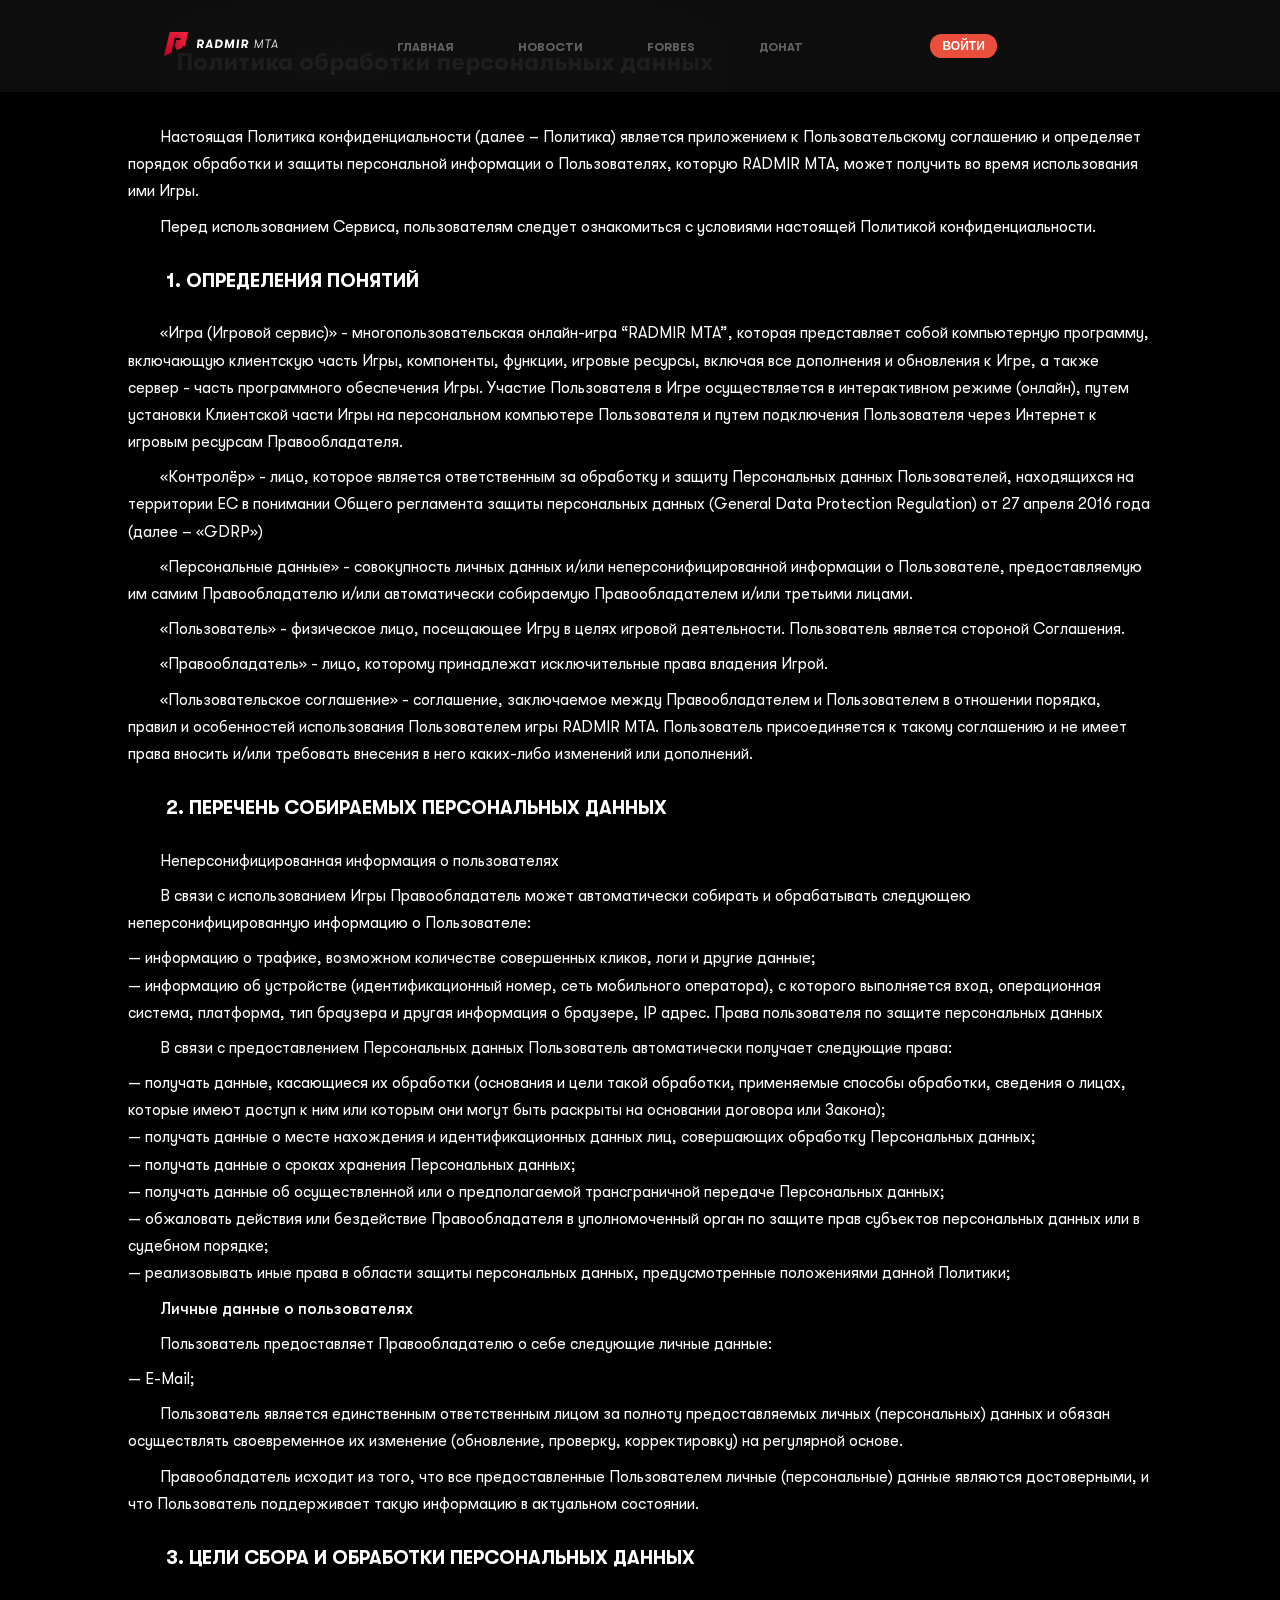
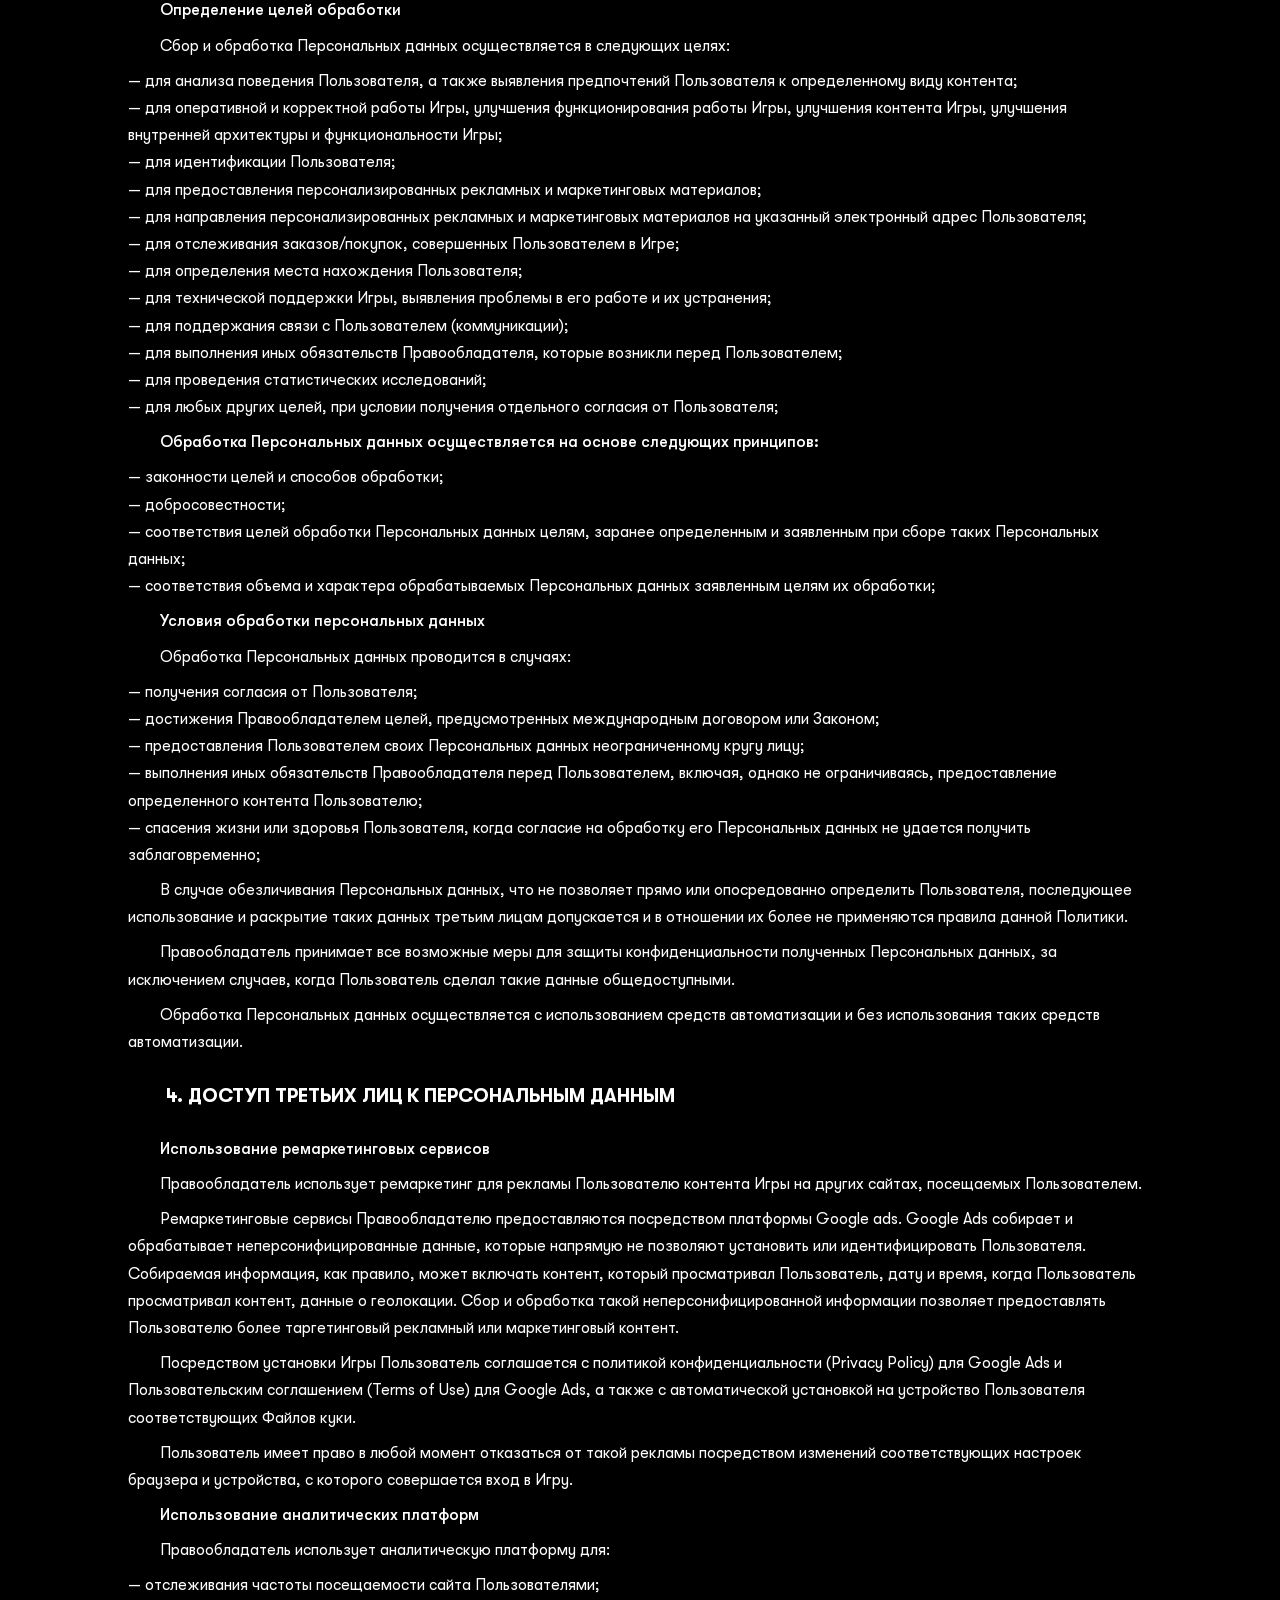
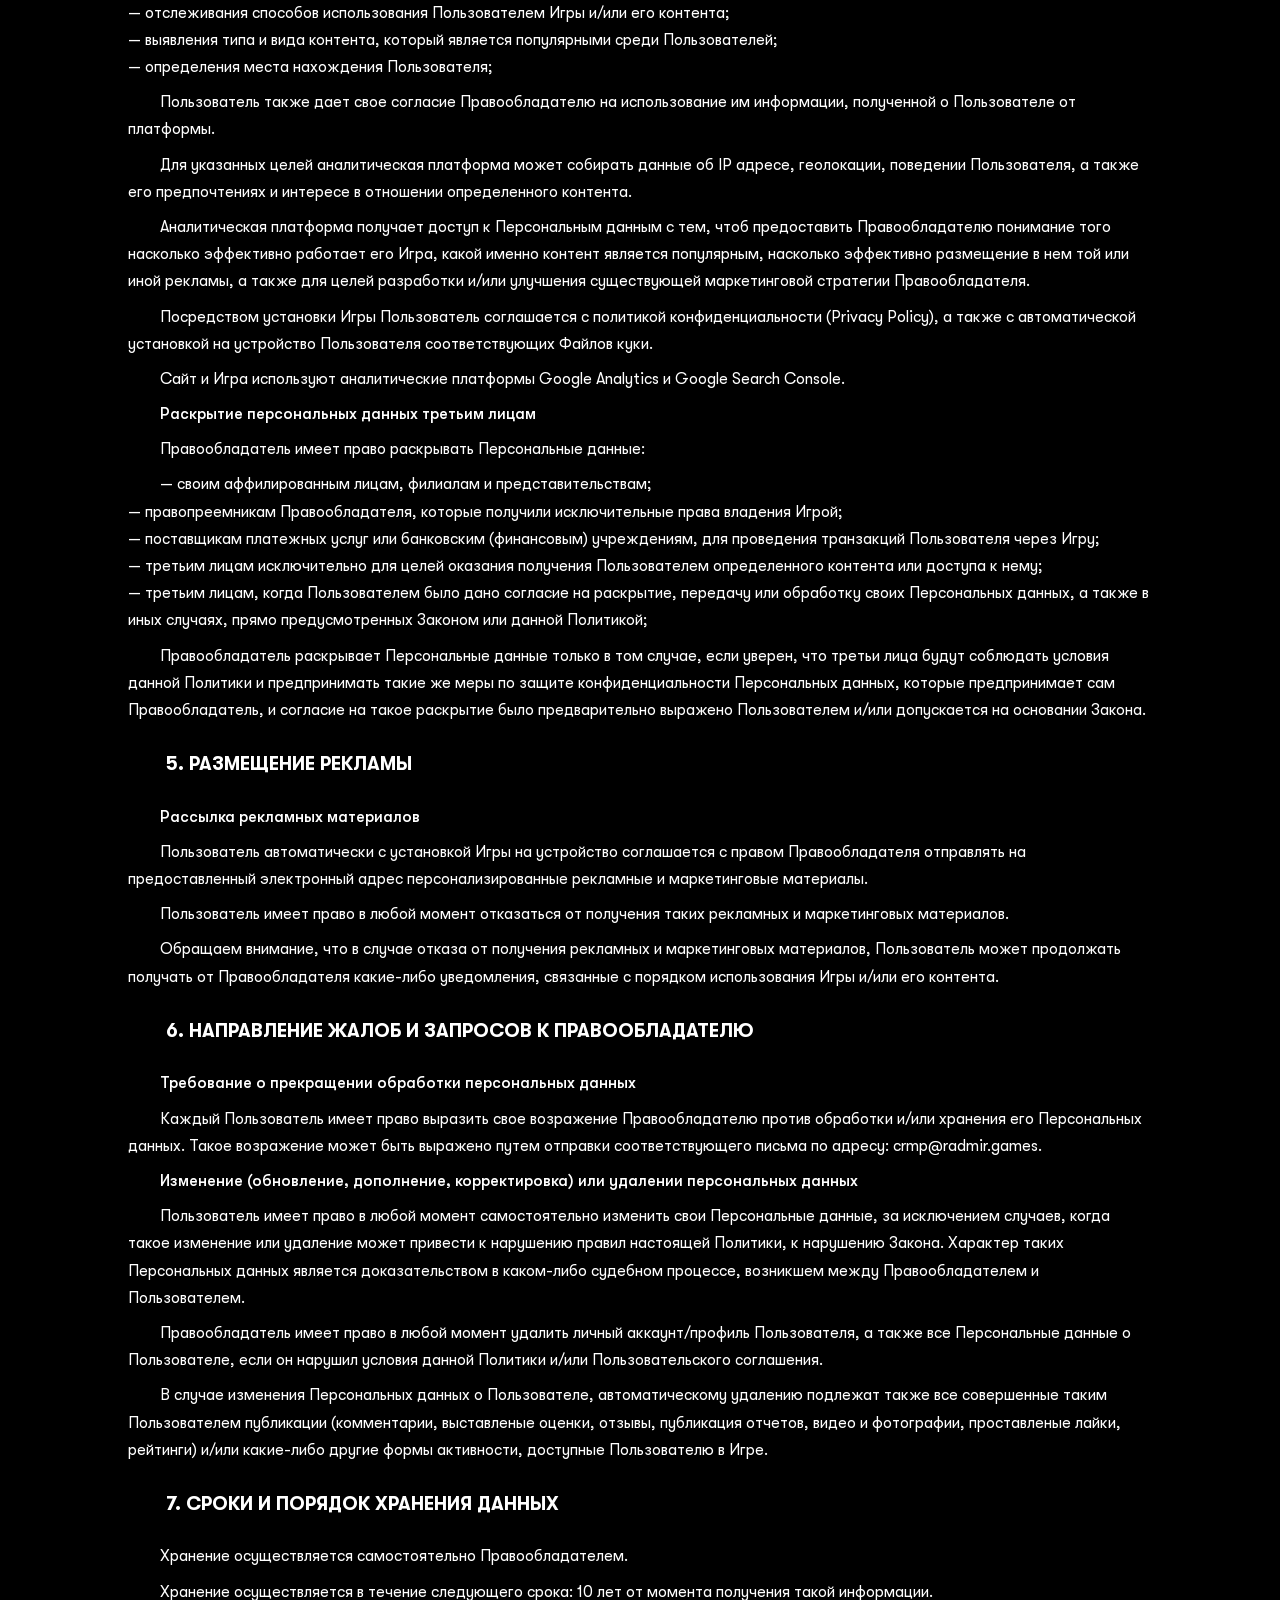
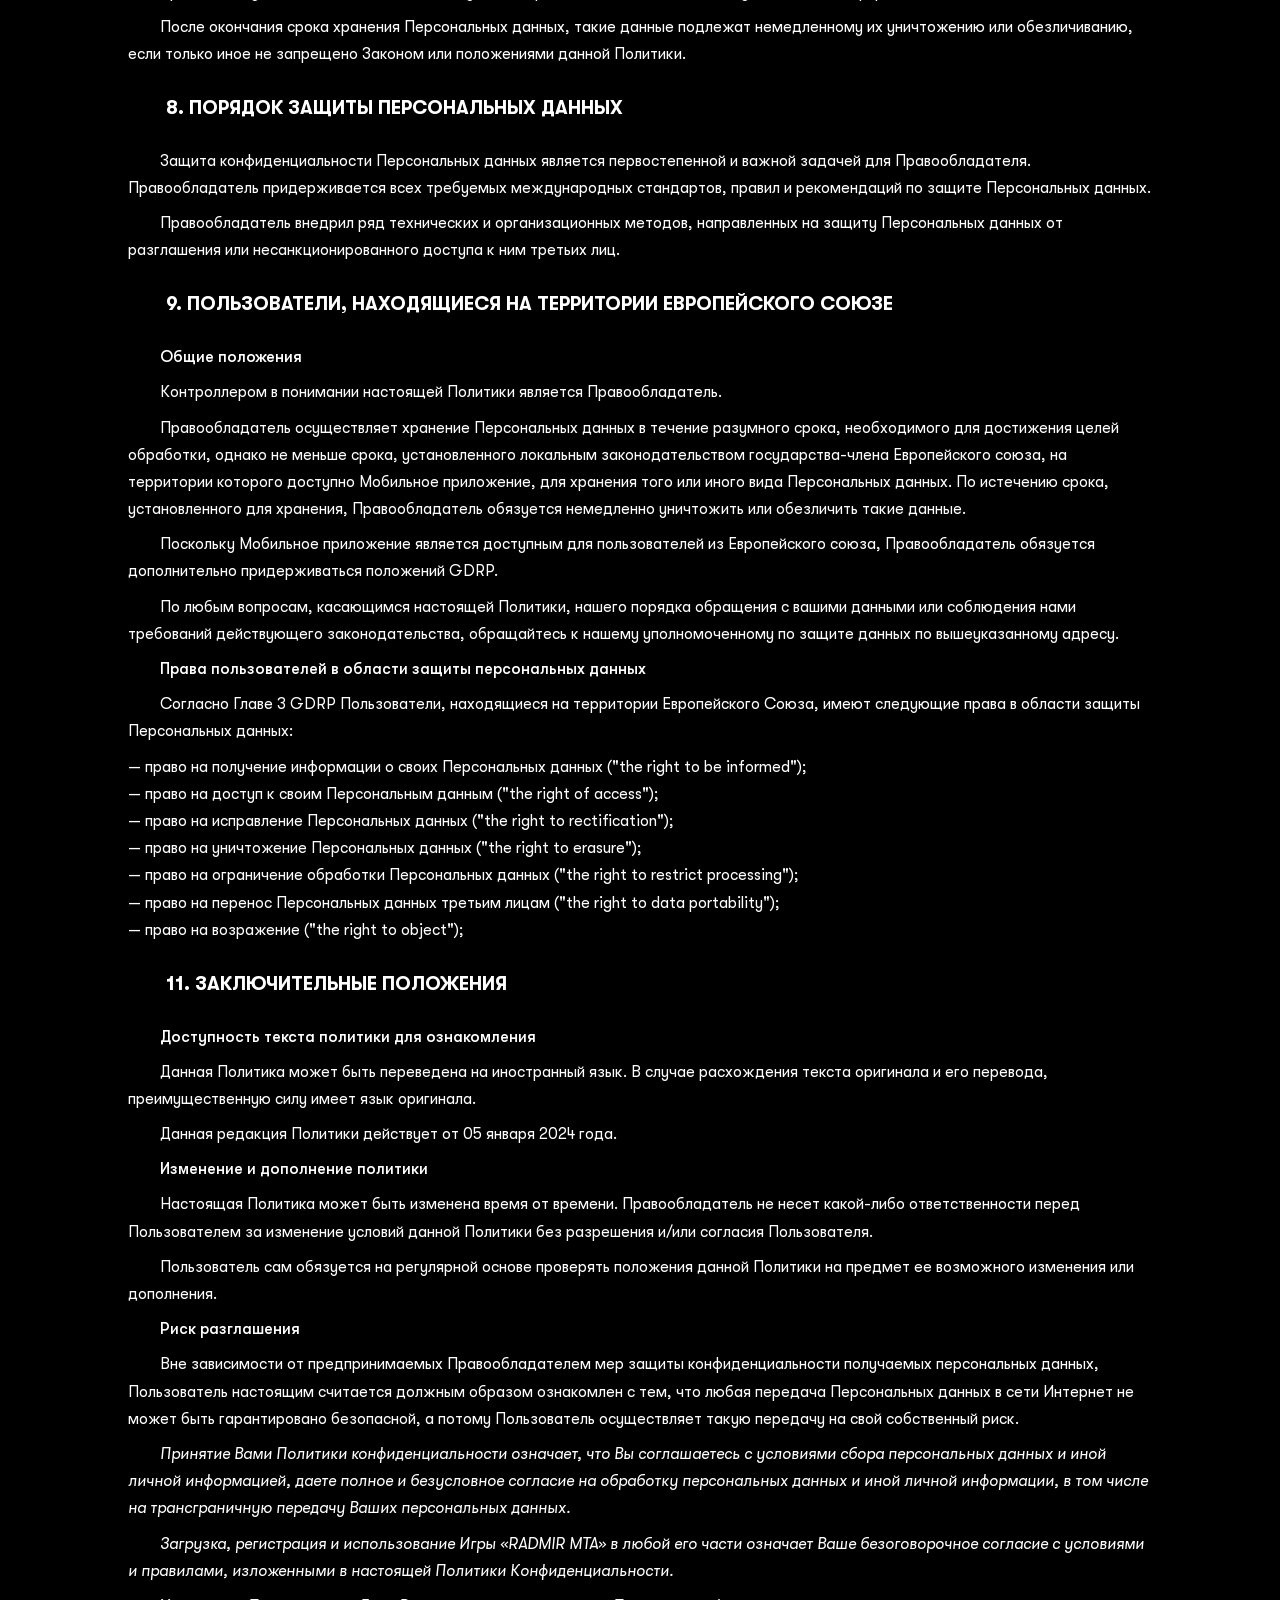
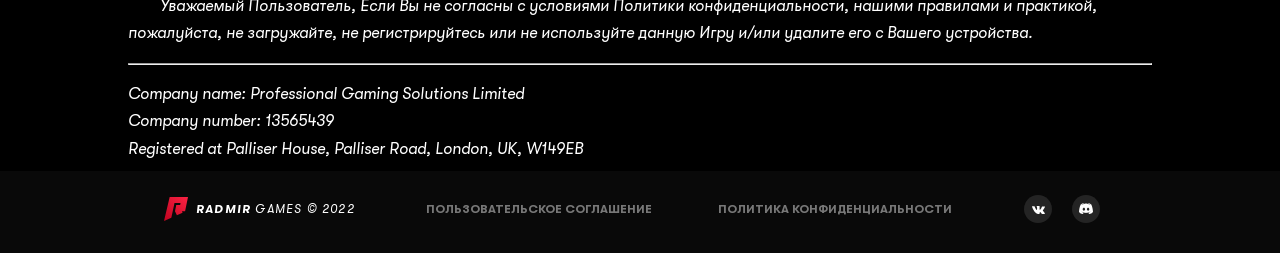
<file: privacy-policy.html>
<!DOCTYPE html>
<html lang="ru">

<head>
  <meta charset="UTF-8">
  <meta http-equiv="X-UA-Compatible" content="IE=edge">
  <meta name="viewport" content="width=device-width, initial-scale=1">
  <link href="favicon/favicon.ico" rel="shortcut icon">
  <meta name="enot" content="27816125279511-7Uy3I3MWO8fY8v-gaqqdWHooFaWaA8" />
  <script async src="https://www.googletagmanager.com/gtag/js?id=G-GLZM086M8Y"></script>
  <meta name="csrf-param" content="_csrf-frontend">
<meta name="csrf-token" content="M8bb5yFTo6DjyTFYjJZW2YIB5m2Fccqu5ZwMVVZDGnB0sOmvRgLb2bb5STXv4x3oymrWLs02n52o0E8_AQVwPQ==">
  <title>Политика конфиденциальности - RadmirMTA</title>
  <link href="font/font.css@v=1641335807.css" rel="stylesheet">
<link href="css/slick.css@v=1641335806.css" rel="stylesheet">
<link href="css/slick-theme.css@v=1641335806.css" rel="stylesheet">
<link href="css/style.css@v=1641831340.css" rel="stylesheet">
<link href="css/news.css@v=1641758945.css" rel="stylesheet">
<link href="css/forbes.css@v=1641824319.css" rel="stylesheet">
<link href="css/login.css@v=1641403143.css" rel="stylesheet">
<link href="css/account.css@v=1641818961.css" rel="stylesheet">
<link href="css/main.css@v=1641754461.css" rel="stylesheet">
<link href="css/media.css@v=1641822677.css" rel="stylesheet">
<link href="css/donate.css@v=1641583178.css" rel="stylesheet">
<script src="assets/c346ebf0/jquery.js@v=1641999680"></script>
<script src="assets/239dc641/yii.js@v=1641999680"></script>
<script src="js/jquery.js@v=1641335813"></script>
<script src="js/slick.js@v=1641335813"></script>
<script src="js/main.js@v=1641843081"></script></head>

<body class="flexColumn" style="background:#000">
  <!-- Yandex.Metrika counter -->
  <script type="text/javascript" >
     (function(m,e,t,r,i,k,a){m[i]=m[i]||function(){(m[i].a=m[i].a||[]).push(arguments)};
     m[i].l=1*new Date();k=e.createElement(t),a=e.getElementsByTagName(t)[0],k.async=1,k.src=r,a.parentNode.insertBefore(k,a)})
     (window, document, "script", "https://mc.yandex.ru/metrika/tag.js", "ym");

     ym(89587619, "init", {
          clickmap:true,
          trackLinks:true,
          accurateTrackBounce:true
     });
  </script>
  <noscript><div><img src="https://mc.yandex.ru/watch/89587619" style="position:absolute; left:-9999px;" alt="" /></div></noscript>
  <!-- /Yandex.Metrika counter -->
  <!-- Global site tag (gtag.js) - Google Analytics -->
  <script>
    window.dataLayer = window.dataLayer || [];
    function gtag(){dataLayer.push(arguments);}
    gtag('js', new Date());

    gtag('config', 'G-GLZM086M8Y');
  </script>
  <header class="header">
    <div class="header-container">
      <div class="heder_open_mob_menu">
        <button>
        </button>
      </div>
      <div class="header_mob_logo">
        <a href="index.html">
          <svg width="30" height="30" viewBox="0 0 30 30" fill="none" xmlns="http://www.w3.org/2000/svg">
            <path d="M7.10526 0L0 30L9.1579 26.0345L13.1053 7.58621L20.6842 7.58621L20.2105 10H15.3158L13.7368 17.7586L16.1053 22.7586L23.2105 19.8276L22.4211 17.7586H26.3684L30 0L7.10526 0Z" fill="url(#paint0_linear_362_363)" />
            <path d="M26.3681 17.7586L29.9997 0L19.6525 1.47817C16.4062 1.94194 13.7928 4.37984 13.105 7.58621H20.6839L20.2102 10H15.3155L13.7366 17.7586L16.105 22.7586L23.2102 19.8276L22.4208 17.7586H26.3681Z" fill="url(#paint1_linear_362_363)" />
            <defs>
              <linearGradient id="paint0_linear_362_363" x1="32.25" y1="-2.25" x2="-1.5" y2="34.125" gradientUnits="userSpaceOnUse">
                <stop stop-color="#FF2546" />
                <stop offset="1" stop-color="#BA001C" />
              </linearGradient>
              <linearGradient id="paint1_linear_362_363" x1="-5.25025" y1="-5.625" x2="23.9998" y2="4.5" gradientUnits="userSpaceOnUse">
                <stop stop-color="#3A0910" />
                <stop offset="1" stop-color="#5F0F1B" stop-opacity="0" />
              </linearGradient>
            </defs>
          </svg>
        </a>
      </div>
      <div class="header_logo">
        <a href="index.html">
          <img src="img/general/logo.svg" alt="logo">
        </a>
      </div>
      <div class="header_menu flex">
        <nav>
          <a href="index.html">Главная</a><a href="news.html">Новости</a><a href="forbes.html">Forbes</a><a href="shop.html">Донат</a>        </nav>
      </div>
      <div class="header_login_btns">
        <div class="header_login" style="display: none">
          <div class="header_login_download">
            <a href="https://mirror.s6.mtasa.ohbah.com/mtasa/main/mtasa-1.5.9.exe">
              <svg style="margin-top: 5px;" width="24" height="24" viewBox="0 0 24 24" fill="none" xmlns="http://www.w3.org/2000/svg">
                <rect width="24" height="24" rx="11.5" fill="#242424" />
                <path d="M15 16H9" stroke="white" stroke-opacity="0.7" stroke-width="1.5" stroke-linecap="round" stroke-linejoin="round" />
                <path d="M12.0002 8V13.3333M12.0002 13.3333L10.2002 11.1658M12.0002 13.3333L13.8002 11.1658" stroke="white" stroke-opacity="0.7" stroke-width="1.5" stroke-linecap="round" stroke-linejoin="round" />
              </svg>
              <span class="download_btn_helper">Загрузить лаучер <br> Multi Theft Auto</span>
            </a>
          </div>
        </div>
        <div class="header_login_button">
                      <a href="my.html"><button>войти</button></a>
                  </div>
      </div>

              <a href="my.html">
          <div class="header-mob__user flex">
            <img src="img/header/user.svg" alt="">
          </div>
        </a>
      
    </div>
    <div class="header_menu-abs flexColumn">
      <hr style="width: 99%;margin-top: 20px;opacity: 0.1;">
      <nav>
        <a href="index.html">Главная</a><a href="news.html">Новости</a><a href="forbes.html">Forbes</a><a href="shop.html">Донат</a>      </nav>
    </div>
  </header>
      <div class="flexColumn" style="gap: 13px;padding: 0 10px; position: absolute; top: 100px; z-index: 100">
          </div>
  
<style type="text/css">
    .document-container {
    	color: rgba(255, 255, 255, 0.8);
        padding-top: 100px;
    }

    .document {
        max-width: 1024px;
        margin: 0 auto;
        font-size: 16px;
        font-weight: normal;
        font-style: normal;
    }

    .document h1, .document h2, .document h3, .document p {
        text-indent: 2em;    
    }

    .document h1 {
        font-size: 1.5em;
        font-weight: bold;
        margin: 2em 0;
    }

    .document h2 {
        font-size: 1.2em;
        font-weight: bold;
        margin: 1.5em 0;
    }

    .document h3 {
        font-weight: bold;
        margin: 1em 0;
    }

    .document p {
        margin: 0.5em 0;
        line-height: 1.7;
    }
</style>

  <div class="document container">
    <h1>Политика обработки персональных данных</h1>

    <p>
      Настоящая Политика конфиденциальности (далее – Политика) является приложением к Пользовательскому соглашению и определяет порядок обработки и защиты персональной информации о Пользователях, которую RADMIR MTA, может получить во время использования ими Игры.
    </p>
    <p>
      Перед использованием Сервиса, пользователям следует ознакомиться с условиями настоящей Политикой конфиденциальности.
    </p>
    <h2>1. ОПРЕДЕЛЕНИЯ ПОНЯТИЙ</h2>
    <p>
      «Игра (Игровой сервис)» - многопользовательская онлайн-игра “RADMIR MTA”, которая представляет собой компьютерную программу, включающую
      клиентскую часть Игры, компоненты, функции, игровые ресурсы, включая все
      дополнения и обновления к Игре, а также сервер - часть программного обеспечения
      Игры. Участие Пользователя в Игре осуществляется в интерактивном режиме
      (онлайн), путем установки Клиентской части Игры на персональном компьютере
      Пользователя и путем подключения Пользователя через Интернет к игровым ресурсам
      Правообладателя.
    </p>
    <p>
      «Контролёр» - лицо, которое является ответственным за обработку и защиту Персональных данных Пользователей, находящихся на территории ЕС в понимании Общего регламента защиты персональных данных (General Data Protection Regulation) от 27 апреля 2016 года (далее – «GDRP»)
    </p>
    <p>
      «Персональные данные» - совокупность личных данных и/или неперсонифицированной информации о Пользователе, предоставляемую им самим Правообладателю и/или автоматически собираемую Правообладателем и/или третьими лицами.
    </p>
    <p>
      «Пользователь» -  физическое лицо, посещающее Игру в целях игровой деятельности. Пользователь является стороной Соглашения.
    </p>
    <p>
      «Правообладатель» - лицо, которому принадлежат исключительные права владения Игрой.
    </p>
    <p>
      «Пользовательское соглашение» - соглашение, заключаемое между Правообладателем и Пользователем в отношении порядка, правил и особенностей использования Пользователем игры RADMIR MTA. Пользователь присоединяется к такому соглашению и не имеет права вносить и/или требовать внесения в него каких-либо изменений или дополнений.
    </p>

    <h2>2. ПЕРЕЧЕНЬ СОБИРАЕМЫХ ПЕРСОНАЛЬНЫХ ДАННЫХ</h2>
    <p>Неперсонифицированная информация о пользователях</p>
    <p>В связи с использованием Игры Правообладатель может автоматически собирать и обрабатывать следующею неперсонифицированную информацию о Пользователе:</p>
    <p style="text-indent: unset">
    — информацию о трафике, возможном количестве совершенных кликов, логи и другие данные;<br />
    — информацию об устройстве (идентификационный номер, сеть мобильного оператора), с которого выполняется вход, операционная система, платформа, тип браузера и другая информация о браузере, IP адрес.
    Права пользователя по защите персональных данных
    </p>
    <p>В связи с предоставлением Персональных данных Пользователь автоматически получает следующие права:</p>
    <p style="text-indent: unset">
      — получать данные, касающиеся их обработки (основания и цели такой обработки, применяемые способы обработки, сведения о лицах, которые имеют доступ к ним или которым они могут быть раскрыты на основании договора или Закона);<br />
      — получать данные о месте нахождения и идентификационных данных лиц, совершающих обработку Персональных данных;<br />
      — получать данные о сроках хранения Персональных данных;<br />
      — получать данные об осуществленной или о предполагаемой трансграничной передаче Персональных данных;<br />
      — обжаловать действия или бездействие Правообладателя в уполномоченный орган по защите прав субъектов персональных данных или в судебном порядке;<br />
      — реализовывать иные права в области защиты персональных данных, предусмотренные положениями данной Политики;
    </p>

    <p style="font-weight: 500">Личные данные о пользователях</p>

    <p>Пользователь предоставляет Правообладателю о себе следующие личные данные:</p>
    <p style="text-indent: unset">
      — E-Mail;
    </p>
    <p>
      Пользователь является единственным ответственным лицом за полноту предоставляемых личных (персональных) данных и обязан осуществлять своевременное их изменение (обновление, проверку, корректировку) на регулярной основе.
    </p>
    <p>Правообладатель исходит из того, что все предоставленные Пользователем личные (персональные) данные являются достоверными, и что Пользователь поддерживает такую информацию в актуальном состоянии.</p>

    <h2>3. ЦЕЛИ СБОРА И ОБРАБОТКИ ПЕРСОНАЛЬНЫХ ДАННЫХ</h2>
    <p style="font-weight: 500">Определение целей обработки</p>

    <p>Сбор и обработка Персональных данных осуществляется в следующих целях:</p>
    <p style="text-indent: unset">
      — для анализа поведения Пользователя, а также выявления предпочтений Пользователя к определенному виду контента;<br />
      — для оперативной и корректной работы Игры, улучшения функционирования работы Игры, улучшения контента Игры, улучшения внутренней архитектуры и функциональности Игры;<br />
      — для идентификации Пользователя;<br />
      — для предоставления персонализированных рекламных и маркетинговых материалов;<br />
      — для направления персонализированных рекламных и маркетинговых материалов на указанный электронный адрес Пользователя;<br />
      — для отслеживания заказов/покупок, совершенных Пользователем в Игре;<br />
      — для определения места нахождения Пользователя;<br />
      — для технической поддержки Игры, выявления проблемы в его работе и их устранения;<br />
      — для поддержания связи с Пользователем (коммуникации);<br />
      — для выполнения иных обязательств Правообладателя, которые возникли перед Пользователем;<br />
      — для проведения статистических исследований;<br />
      — для любых других целей, при условии получения отдельного согласия от Пользователя;
    </p>

    <p style="font-weight: 500">Обработка Персональных данных осуществляется на основе следующих принципов:</p>
    <p style="text-indent: unset">
    — законности целей и способов обработки;<br />
    — добросовестности;<br />
    — соответствия целей обработки Персональных данных целям, заранее определенным и заявленным при сборе таких Персональных данных;<br />
    — соответствия объема и характера обрабатываемых Персональных данных заявленным целям их обработки;
    </p>

    <p style="font-weight: 500">Условия обработки персональных данных</p>

    <p>Обработка Персональных данных проводится в случаях:</p>
    <p style="text-indent: unset">
      — получения согласия от Пользователя;<br />
      — достижения Правообладателем целей, предусмотренных международным договором или Законом;<br />
      — предоставления Пользователем своих Персональных данных неограниченному кругу лицу;<br />
      — выполнения иных обязательств Правообладателя перед Пользователем, включая, однако не ограничиваясь, предоставление определенного контента Пользователю;<br />
      — спасения жизни или здоровья Пользователя, когда согласие на обработку его Персональных данных не удается получить заблаговременно;
    </p>
    <p>
      В случае обезличивания Персональных данных, что не позволяет прямо или опосредованно определить Пользователя, последующее использование и раскрытие таких данных третьим лицам допускается и в отношении их более не применяются правила данной Политики.
    </p>
    <p>
      Правообладатель принимает все возможные меры для защиты конфиденциальности полученных Персональных данных, за исключением случаев, когда Пользователь сделал такие данные общедоступными.
    </p>
    <p>
      Обработка Персональных данных осуществляется с использованием средств автоматизации и без использования таких средств автоматизации.
    </p>


    <h2>4. ДОСТУП ТРЕТЬИХ ЛИЦ К ПЕРСОНАЛЬНЫМ ДАННЫМ</h2>
    <p style="font-weight: 500">Использование ремаркетинговых сервисов</p>

    <p>
      Правообладатель использует ремаркетинг для рекламы Пользователю контента Игры на других сайтах, посещаемых Пользователем.
    </p>

    <p>
      Ремаркетинговые сервисы Правообладателю предоставляются посредством платформы Google ads. Google Ads собирает и обрабатывает неперсонифицированные данные, которые напрямую не позволяют установить или идентифицировать Пользователя. Собираемая информация, как правило, может включать контент, который просматривал Пользователь, дату и время, когда Пользователь просматривал контент, данные о геолокации. Сбор и обработка такой неперсонифицированной информации позволяет предоставлять Пользователю более таргетинговый рекламный или маркетинговый контент.
    </p>
    <p>
      Посредством установки Игры Пользователь соглашается с политикой конфиденциальности (Privacy Policy) для Google Ads и Пользовательским соглашением (Terms of Use) для Google Ads, а также с автоматической установкой на устройство Пользователя соответствующих Файлов куки.
    </p>
    <p>
      Пользователь имеет право в любой момент отказаться от такой рекламы посредством изменений соответствующих настроек браузера и устройства, с которого совершается вход в Игру.
    </p>

    <p style="font-weight: 500">Использование аналитических платформ</p>

    <p>Правообладатель использует аналитическую платформу для:</p>
    <p style="text-indent: unset">
      — отслеживания частоты посещаемости сайта Пользователями;<br />
      — отслеживания способов использования Пользователем Игры и/или его контента;<br />
      — выявления типа и вида контента, который является популярными среди Пользователей;<br />
      — определения места нахождения Пользователя;
    </p>

    <p>Пользователь также дает свое согласие Правообладателю на использование им информации, полученной о Пользователе от платформы.</p>

    <p>
      Для указанных целей аналитическая платформа может собирать данные об IP адресе, геолокации, поведении Пользователя, а также его предпочтениях и интересе в отношении определенного контента.
    </p>
    <p>
      Аналитическая платформа получает доступ к Персональным данным с тем, чтоб предоставить Правообладателю понимание того насколько эффективно работает его Игра, какой именно контент является популярным, насколько эффективно размещение в нем той или иной рекламы, а также для целей разработки и/или улучшения существующей маркетинговой стратегии Правообладателя.
    </p>
    <p>
      Посредством установки Игры Пользователь соглашается с политикой конфиденциальности (Privacy Policy), а также с автоматической установкой на устройство Пользователя соответствующих Файлов куки.
    </p>

    <p>Сайт и Игра используют аналитические платформы Google Analytics и Google Search Console.</p>

    <p style="font-weight: 500">Раскрытие персональных данных третьим лицам</p>

    <p>Правообладатель имеет право раскрывать Персональные данные:</p>
    <p>
      — своим аффилированным лицам, филиалам и представительствам;<br />
      — правопреемникам Правообладателя, которые получили исключительные права владения Игрой;<br />
      — поставщикам платежных услуг или банковским (финансовым) учреждениям, для проведения транзакций Пользователя через Игру;<br />
      — третьим лицам исключительно для целей оказания получения Пользователем определенного контента или доступа к нему;<br />
      — третьим лицам, когда Пользователем было дано согласие на раскрытие, передачу или обработку своих Персональных данных, а также в иных случаях, прямо предусмотренных Законом или данной Политикой;
    </p>

    <p>
      Правообладатель раскрывает Персональные данные только в том случае, если уверен, что третьи лица будут соблюдать условия данной Политики и предпринимать такие же меры по защите конфиденциальности Персональных данных, которые предпринимает сам Правообладатель, и согласие на такое раскрытие было предварительно выражено Пользователем и/или допускается на основании Закона.
    </p>

    <h2>5. РАЗМЕЩЕНИЕ РЕКЛАМЫ</h2>

    <p style="font-weight: 500">Рассылка рекламных материалов</p>

    <p>
      Пользователь автоматически с установкой Игры на устройство соглашается с правом Правообладателя отправлять на предоставленный электронный адрес персонализированные рекламные и маркетинговые материалы.
    </p>
    <p>
      Пользователь имеет право в любой момент отказаться от получения таких рекламных и маркетинговых материалов.
    </p>
    <p>
      Обращаем внимание, что в случае отказа от получения рекламных и маркетинговых материалов, Пользователь может продолжать получать от Правообладателя какие-либо уведомления, связанные с порядком использования Игры и/или его контента.
    </p>

    <h2>6. НАПРАВЛЕНИЕ ЖАЛОБ И ЗАПРОСОВ К ПРАВООБЛАДАТЕЛЮ</h2>
    <p style="font-weight: 500">Требование о прекращении обработки персональных данных</p>
    <p>
      Каждый Пользователь имеет право выразить свое возражение Правообладателю против обработки и/или хранения его Персональных данных. Такое возражение может быть выражено путем отправки соответствующего письма по адресу: <a href="https://rdmr.online/cdn-cgi/l/email-protection" class="__cf_email__" data-cfemail="046776697444766560696d762a6365696177">[email&#160;protected]</a>.
    </p>
    <p style="font-weight: 500">Изменение (обновление, дополнение, корректировка) или удалении персональных данных</p>

    <p>
      Пользователь имеет право в любой момент самостоятельно изменить свои Персональные данные, за исключением случаев, когда такое изменение или удаление может привести к нарушению правил настоящей Политики, к нарушению Закона. Характер таких Персональных данных является доказательством в каком-либо судебном процессе, возникшем между Правообладателем и Пользователем.
    </p>
    <p>
      Правообладатель имеет право в любой момент удалить личный аккаунт/профиль Пользователя, а также все Персональные данные о Пользователе, если он нарушил условия данной Политики и/или Пользовательского соглашения.
    </p>
    <p>
      В случае изменения Персональных данных о Пользователе, автоматическому удалению подлежат также все совершенные таким Пользователем публикации (комментарии, выставленые оценки, отзывы, публикация отчетов, видео и фотографии, проставленые лайки, рейтинги) и/или какие-либо другие формы активности, доступные Пользователю в Игре.
    </p>


    <h2>7. СРОКИ И ПОРЯДОК ХРАНЕНИЯ ДАННЫХ</h2>

    <p>
      Хранение осуществляется самостоятельно Правообладателем.
    </p>

    <p>
      Хранение осуществляется в течение следующего срока: 10 лет от момента получения такой информации.
    </p>

    <p>
      После окончания срока хранения Персональных данных, такие данные подлежат немедленному их уничтожению или обезличиванию, если только иное не запрещено Законом или положениями данной Политики.
    </p>


    <h2>8. ПОРЯДОК ЗАЩИТЫ ПЕРСОНАЛЬНЫХ ДАННЫХ</h2>
    <p>
      Защита конфиденциальности Персональных данных является первостепенной и важной задачей для Правообладателя. Правообладатель придерживается всех требуемых международных стандартов, правил и рекомендаций по защите Персональных данных.
    </p>
    <p>
      Правообладатель внедрил ряд технических и организационных методов, направленных на защиту Персональных данных от разглашения или несанкционированного доступа к ним третьих лиц.
    </p>

    <h2>9. ПОЛЬЗОВАТЕЛИ, НАХОДЯЩИЕСЯ НА ТЕРРИТОРИИ ЕВРОПЕЙСКОГО СОЮЗЕ</h2>
    <p style="font-weight: 500">Общие положения</p>

    <p>Контроллером в понимании настоящей Политики является Правообладатель.</p>
    <p>
      Правообладатель осуществляет хранение Персональных данных в течение разумного срока, необходимого для достижения целей обработки, однако не меньше срока, установленного локальным законодательством государства-члена Европейского союза, на территории которого доступно Мобильное приложение, для хранения того или иного вида Персональных данных. По истечению срока, установленного для хранения, Правообладатель обязуется немедленно уничтожить или обезличить такие данные.
    </p>
    <p>
      Поскольку Мобильное приложение является доступным для пользователей из Европейского союза, Правообладатель обязуется дополнительно придерживаться положений GDRP.
    </p>

    <p>
      По любым вопросам, касающимся настоящей Политики, нашего порядка обращения с вашими данными или соблюдения нами требований действующего законодательства, обращайтесь к нашему уполномоченному по защите данных по вышеуказанному адресу.
    </p>

    <p style="font-weight: 500">Права пользователей в области защиты персональных данных</p>

    <p>
      Согласно Главе 3 GDRP Пользователи, находящиеся на территории Европейского Союза, имеют следующие права в области защиты Персональных данных:
    </p>

    <p style="text-indent: unset">
      — право на получение информации о своих Персональных данных ("the right to be informed");<br />
      — право на доступ к своим Персональным данным ("the right of access");<br />
      — право на исправление Персональных данных ("the right to rectification");<br />
      — право на уничтожение Персональных данных ("the right to erasure");<br />
      — право на ограничение обработки Персональных данных ("the right to restrict processing");<br />
      — право на перенос Персональных данных третьим лицам ("the right to data portability");<br />
      — право на возражение ("the right to object");
    </p>

    <h2>11. ЗАКЛЮЧИТЕЛЬНЫЕ ПОЛОЖЕНИЯ</h2>

    <p style="font-weight: 500">Доступность текста политики для ознакомления</p>

    <p>
      Данная Политика может быть переведена на иностранный язык. В случае расхождения текста оригинала и его перевода, преимущественную силу имеет язык оригинала.
    </p>
    <p>
      Данная редакция Политики действует от 05 января 2024 года.
    </p>

    <p style="font-weight: 500">Изменение и дополнение политики</p>

    <p>
      Настоящая Политика может быть изменена время от времени. Правообладатель не несет какой-либо ответственности перед Пользователем за изменение условий данной Политики без разрешения и/или согласия Пользователя.
    </p>

    <p>
      Пользователь сам обязуется на регулярной основе проверять положения данной Политики на предмет ее возможного изменения или дополнения.
    </p>

    <p style="font-weight: 500">Риск разглашения</p>

    <p>
      Вне зависимости от предпринимаемых Правообладателем мер защиты конфиденциальности получаемых персональных данных, Пользователь настоящим считается должным образом ознакомлен с тем, что любая передача Персональных данных в сети Интернет не может быть гарантировано безопасной, а потому Пользователь осуществляет такую передачу на свой собственный риск.
    </p>

    <p style="font-style: italic">
      Принятие Вами Политики конфиденциальности означает, что Вы соглашаетесь с условиями сбора персональных данных и иной личной информацией, даете полное и безусловное согласие на обработку персональных данных и иной личной информации, в том числе на трансграничную передачу Ваших персональных данных.
    </p>
    <p style="font-style: italic">
      Загрузка, регистрация и использование Игры «RADMIR MTA» в любой его части означает Ваше безоговорочное согласие с условиями и правилами, изложенными в настоящей Политики Конфиденциальности.
    </p>
    <p style="font-style: italic">
      Уважаемый Пользователь, Если Вы не согласны с условиями Политики конфиденциальности, нашими правилами и практикой, пожалуйста, не загружайте, не регистрируйтесь или не используйте данную Игру и/или удалите его с Вашего устройства.
    </p>

    <hr style="margin: 1rem 0" />

    <p style="font-style: italic; text-indent: 0; line-height: 1.7">
      Company name: Professional Gaming Solutions Limited<br />
      Company number: 13565439<br />
      Registered at Palliser House, Palliser Road, London, UK, W149EB
    </p>

  </div>
  <footer class="footer">
    <div class="footer_container">
      <div class="footer_logo">
        <a href="index.html">
          <div class="flex">
            <img style="margin-right: 8px;" src="img/general/r.svg" alt="">
            <span class="logo-span" style="font-weight: bold;">RADMIR</span>
            <span class="logo-span"> GAMES © 2022</span>
          </div>


        </a>
      </div>
      <div class="footer_menu">
        <a href="terms.html">ПОЛЬЗОВАТЕЛЬСКОЕ СОГЛАШЕНИЕ</a>
        <a href="privacy-policy.html">ПОЛИТИКА КОНФИДЕНЦИАЛЬНОСТИ</a>
      </div>
      <div class="footer_social">
        <a href="https://vk.com/radmirmta"><svg width="13" height="8" viewBox="0 0 13 8" fill="none" xmlns="http://www.w3.org/2000/svg">
            <path d="M11.0002 4.8894C10.8601 4.69453 10.8288 4.49727 10.9053 4.29741C11.0962 3.76418 13.8771 0.377416 12.7186 0.377416C11.9226 0.388268 10.9652 0.377416 10.202 0.377416C10.0604 0.412788 9.96869 0.489048 9.91132 0.644206C9.46504 1.69964 8.91893 2.98765 8.11855 3.81543C8.01325 3.9025 7.94759 3.89879 7.82764 3.86659C7.2662 3.26036 7.86485 1.18339 7.52344 0.3627C7.45614 0.202057 7.30885 0.129499 7.15815 0.0886418C6.39593 -0.0976723 4.6551 0.0132278 4.37106 0.388268C4.28986 0.495481 4.27853 0.553988 4.33715 0.563612C4.60778 0.607403 4.79937 0.712158 4.91212 0.877775C5.12485 1.35824 5.28161 3.9176 4.6551 3.9176C4.02858 3.9176 3.01829 1.40587 2.74075 0.709573C2.66689 0.49992 2.47888 0.379726 2.28076 0.344247L0.427242 0.358784C0.101437 0.358784 -0.080649 0.523621 0.034829 0.855713C1.00022 3.31353 3.11284 8.07759 6.35305 7.95832C6.67764 7.95832 7.23605 8.08613 7.48956 7.79752C7.83793 7.32348 7.41305 6.47923 8.01044 6.15726C8.16109 6.07504 8.31725 6.14396 8.44668 6.24505C9.11115 6.76397 9.46395 7.67481 10.2834 7.95131C10.4275 7.99999 10.5537 8.01217 10.6621 7.98783L12.3938 7.95866C12.7153 7.95866 13.032 7.81194 12.9655 7.41773C12.713 6.57233 11.707 5.70332 11.0002 4.8894Z" fill="white" />
          </svg>
        </a>
        <a href="https://discord.gg/vCUWxsT">
          <svg width="14" height="11" viewBox="0 0 14 11" fill="none" xmlns="http://www.w3.org/2000/svg">
            <path d="M12.2661 1.39333C11.3028 0.513333 10.1468 0.0733333 8.92661 0L8.73395 0.22C9.82569 0.513333 10.789 1.1 11.6881 1.90667C10.5963 1.24667 9.37615 0.806667 8.09174 0.66C7.70642 0.586667 7.38532 0.586667 7 0.586667C6.61468 0.586667 6.29358 0.586667 5.90826 0.66C4.62385 0.806667 3.40367 1.24667 2.31193 1.90667C3.21101 1.1 4.17431 0.513333 5.26606 0.22L5.07339 0C3.85321 0.0733333 2.69725 0.513333 1.73395 1.39333C0.642202 3.74 0.0642202 6.38 0 9.09333C0.963303 10.2667 2.31193 11 3.72477 11C3.72477 11 4.17431 10.4133 4.49541 9.9C3.66055 9.68 2.88991 9.16667 2.37615 8.36C2.82569 8.65333 3.27523 8.94667 3.72477 9.16667C4.30275 9.46 4.88073 9.60667 5.45872 9.75333C5.97248 9.82667 6.48624 9.9 7 9.9C7.51376 9.9 8.02752 9.82667 8.54128 9.75333C9.11927 9.60667 9.69725 9.46 10.2752 9.16667C10.7248 8.94667 11.1743 8.65333 11.6239 8.36C11.1101 9.16667 10.3394 9.68 9.50459 9.9C9.82569 10.4133 10.2752 11 10.2752 11C11.6881 11 13.0367 10.2667 14 9.09333C13.9358 6.38 13.3578 3.74 12.2661 1.39333ZM4.88073 7.77333C4.23853 7.77333 3.66055 7.11333 3.66055 6.30667C3.66055 5.5 4.23853 4.84 4.88073 4.84C5.52294 4.84 6.10092 5.5 6.10092 6.30667C6.10092 7.11333 5.52294 7.77333 4.88073 7.77333ZM9.11927 7.77333C8.47707 7.77333 7.89908 7.11333 7.89908 6.30667C7.89908 5.5 8.47707 4.84 9.11927 4.84C9.76147 4.84 10.3394 5.5 10.3394 6.30667C10.3394 7.11333 9.76147 7.77333 9.11927 7.77333Z" fill="white" />
          </svg>

        </a>
      </div>
    </div>
  </footer>
  <script data-cfasync="false" src="cdn-cgi/scripts/5c5dd728/cloudflare-static/email-decode.min.js"></script></body>

</html>
</file>
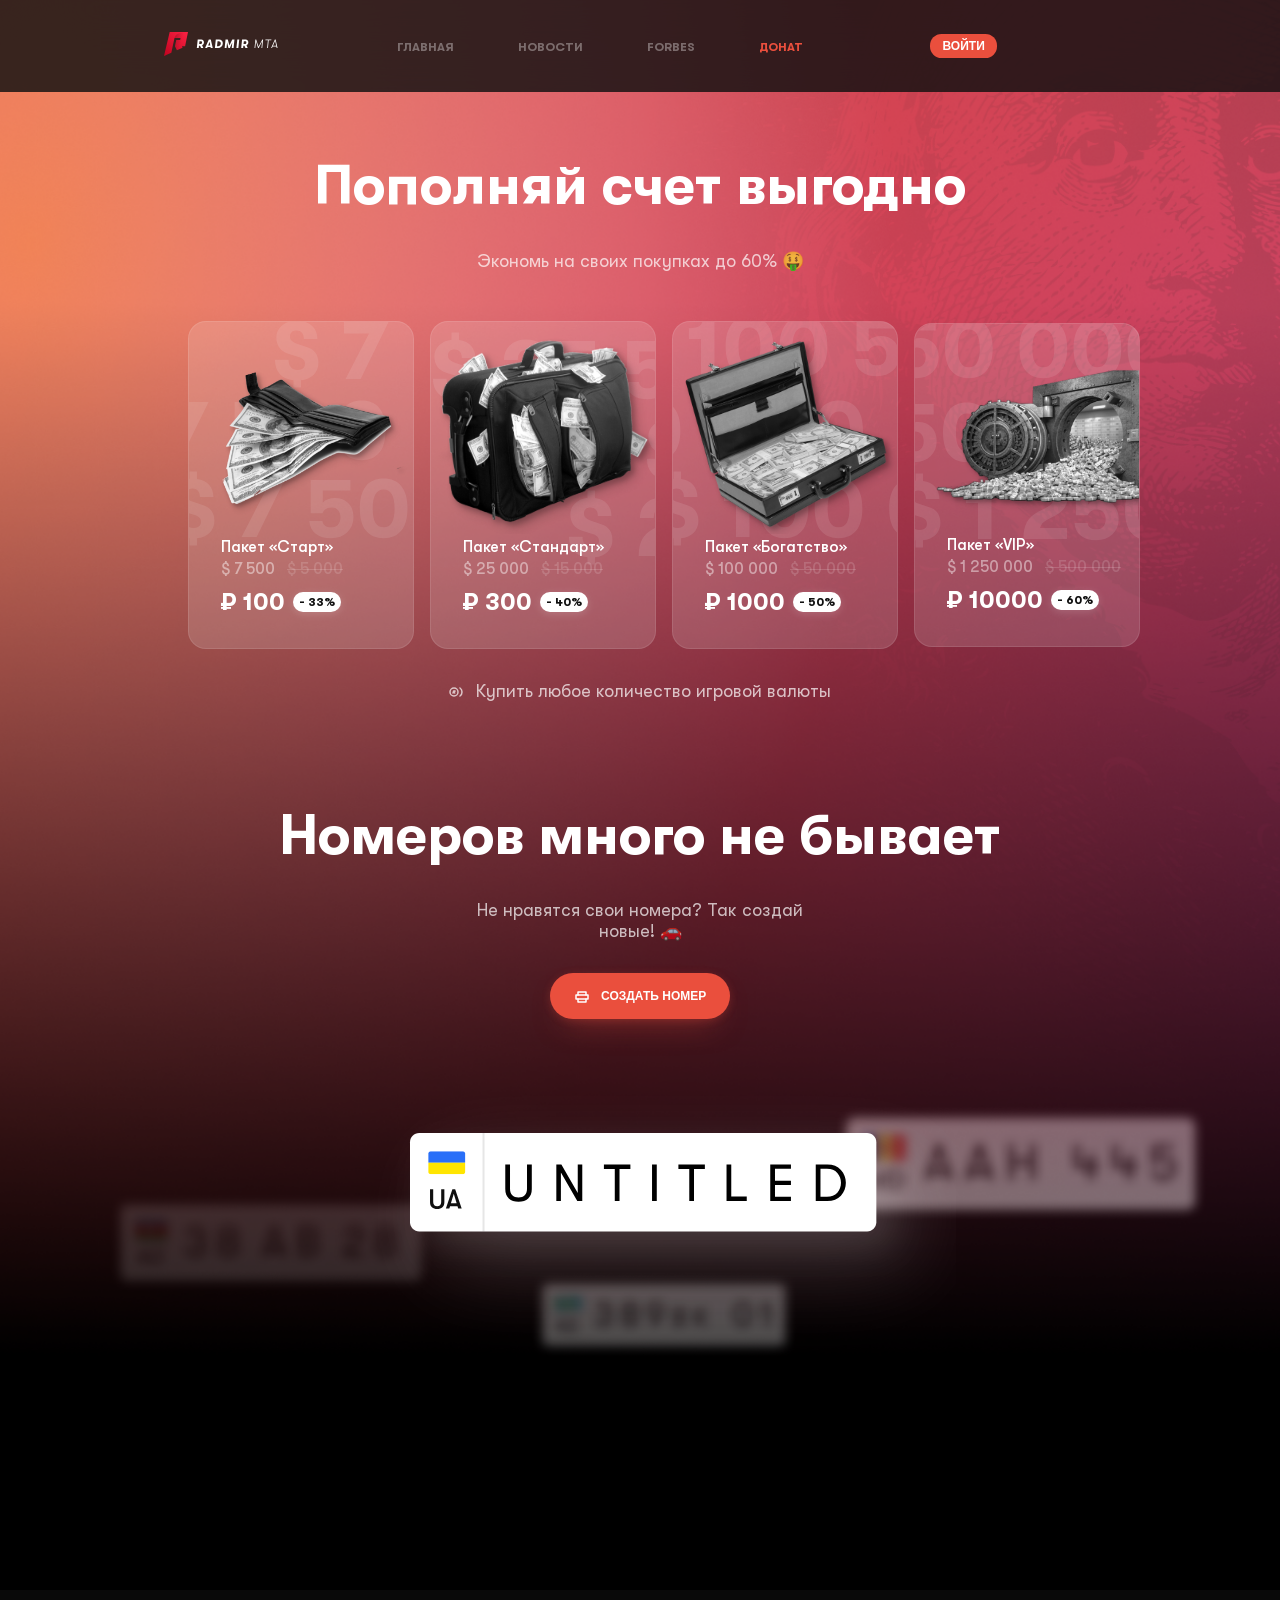
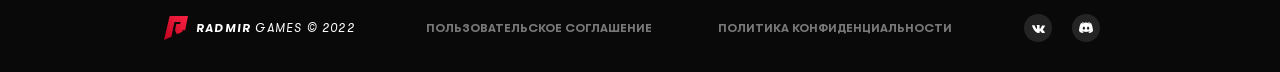
<file: shop.html>
<!DOCTYPE html>
<html lang="ru">

<head>
  <meta charset="UTF-8">
  <meta http-equiv="X-UA-Compatible" content="IE=edge">
  <meta name="viewport" content="width=device-width, initial-scale=1">
  <link href="favicon/favicon.ico" rel="shortcut icon">
  <meta name="enot" content="27816125279511-7Uy3I3MWO8fY8v-gaqqdWHooFaWaA8" />
  <script async src="https://www.googletagmanager.com/gtag/js?id=G-GLZM086M8Y"></script>
  <meta name="csrf-param" content="_csrf-frontend">
<meta name="csrf-token" content="yd_lqDk6YYvCCuHO002B6o6Gw2S1OW6tq9bi-J6CsdKOqdfgXmsZ8pc6maOwOMrbxu3zJ_1-O57mmqGSycTbnw==">
  <title>Магазин - RadmirMTA</title>
  <link href="font/font.css@v=1641335807.css" rel="stylesheet">
<link href="css/slick.css@v=1641335806.css" rel="stylesheet">
<link href="css/slick-theme.css@v=1641335806.css" rel="stylesheet">
<link href="css/style.css@v=1641831340.css" rel="stylesheet">
<link href="css/news.css@v=1641758945.css" rel="stylesheet">
<link href="css/forbes.css@v=1641824319.css" rel="stylesheet">
<link href="css/login.css@v=1641403143.css" rel="stylesheet">
<link href="css/account.css@v=1641818961.css" rel="stylesheet">
<link href="css/main.css@v=1641754461.css" rel="stylesheet">
<link href="css/media.css@v=1641822677.css" rel="stylesheet">
<link href="css/donate.css@v=1641583178.css" rel="stylesheet">
<script src="assets/c346ebf0/jquery.js@v=1641999680"></script>
<script src="assets/239dc641/yii.js@v=1641999680"></script>
<script src="js/jquery.js@v=1641335813"></script>
<script src="js/slick.js@v=1641335813"></script>
<script src="js/main.js@v=1641843081"></script></head>

<body class="flexColumn" style="background:#000">
  <!-- Yandex.Metrika counter -->
  <script type="text/javascript" >
     (function(m,e,t,r,i,k,a){m[i]=m[i]||function(){(m[i].a=m[i].a||[]).push(arguments)};
     m[i].l=1*new Date();k=e.createElement(t),a=e.getElementsByTagName(t)[0],k.async=1,k.src=r,a.parentNode.insertBefore(k,a)})
     (window, document, "script", "https://mc.yandex.ru/metrika/tag.js", "ym");

     ym(89587619, "init", {
          clickmap:true,
          trackLinks:true,
          accurateTrackBounce:true
     });
  </script>
  <noscript><div><img src="https://mc.yandex.ru/watch/89587619" style="position:absolute; left:-9999px;" alt="" /></div></noscript>
  <!-- /Yandex.Metrika counter -->
  <!-- Global site tag (gtag.js) - Google Analytics -->
  <script>
    window.dataLayer = window.dataLayer || [];
    function gtag(){dataLayer.push(arguments);}
    gtag('js', new Date());

    gtag('config', 'G-GLZM086M8Y');
  </script>
  <header class="header">
    <div class="header-container">
      <div class="heder_open_mob_menu">
        <button>
        </button>
      </div>
      <div class="header_mob_logo">
        <a href="index.html">
          <svg width="30" height="30" viewBox="0 0 30 30" fill="none" xmlns="http://www.w3.org/2000/svg">
            <path d="M7.10526 0L0 30L9.1579 26.0345L13.1053 7.58621L20.6842 7.58621L20.2105 10H15.3158L13.7368 17.7586L16.1053 22.7586L23.2105 19.8276L22.4211 17.7586H26.3684L30 0L7.10526 0Z" fill="url(#paint0_linear_362_363)" />
            <path d="M26.3681 17.7586L29.9997 0L19.6525 1.47817C16.4062 1.94194 13.7928 4.37984 13.105 7.58621H20.6839L20.2102 10H15.3155L13.7366 17.7586L16.105 22.7586L23.2102 19.8276L22.4208 17.7586H26.3681Z" fill="url(#paint1_linear_362_363)" />
            <defs>
              <linearGradient id="paint0_linear_362_363" x1="32.25" y1="-2.25" x2="-1.5" y2="34.125" gradientUnits="userSpaceOnUse">
                <stop stop-color="#FF2546" />
                <stop offset="1" stop-color="#BA001C" />
              </linearGradient>
              <linearGradient id="paint1_linear_362_363" x1="-5.25025" y1="-5.625" x2="23.9998" y2="4.5" gradientUnits="userSpaceOnUse">
                <stop stop-color="#3A0910" />
                <stop offset="1" stop-color="#5F0F1B" stop-opacity="0" />
              </linearGradient>
            </defs>
          </svg>
        </a>
      </div>
      <div class="header_logo">
        <a href="index.html">
          <img src="img/general/logo.svg" alt="logo">
        </a>
      </div>
      <div class="header_menu flex">
        <nav>
          <a href="index.html">Главная</a><a href="news.html">Новости</a><a href="forbes.html">Forbes</a><a class="active"href="shop.html">Донат</a>        </nav>
      </div>
      <div class="header_login_btns">
        <div class="header_login" style="display: none">
          <div class="header_login_download">
            <a href="https://mirror.s6.mtasa.ohbah.com/mtasa/main/mtasa-1.5.9.exe">
              <svg style="margin-top: 5px;" width="24" height="24" viewBox="0 0 24 24" fill="none" xmlns="http://www.w3.org/2000/svg">
                <rect width="24" height="24" rx="11.5" fill="#242424" />
                <path d="M15 16H9" stroke="white" stroke-opacity="0.7" stroke-width="1.5" stroke-linecap="round" stroke-linejoin="round" />
                <path d="M12.0002 8V13.3333M12.0002 13.3333L10.2002 11.1658M12.0002 13.3333L13.8002 11.1658" stroke="white" stroke-opacity="0.7" stroke-width="1.5" stroke-linecap="round" stroke-linejoin="round" />
              </svg>
              <span class="download_btn_helper">Загрузить лаучер <br> Multi Theft Auto</span>
            </a>
          </div>
        </div>
        <div class="header_login_button">
                      <a href="my.html"><button>войти</button></a>
                  </div>
      </div>

              <a href="my.html">
          <div class="header-mob__user flex">
            <img src="img/header/user.svg" alt="">
          </div>
        </a>
      
    </div>
    <div class="header_menu-abs flexColumn">
      <hr style="width: 99%;margin-top: 20px;opacity: 0.1;">
      <nav>
        <a href="index.html">Главная</a><a href="news.html">Новости</a><a href="forbes.html">Forbes</a><a class="active"href="shop.html">Донат</a>      </nav>
    </div>
  </header>
      <div class="flexColumn" style="gap: 13px;padding: 0 10px; position: absolute; top: 100px; z-index: 100">
          </div>
  
<main>
	<section class="donat-page">
		<div class="donat_slider">
			<div class="container">

				<div class="black-wrapper"></div>
				<div class="donat_slider_header flexColumn">
					<h1 class="donate-title">Пополняй счет выгодно</h1>
					<p class="donate-subtitle">Экономь на своих покупках до 60% 🤑</p>
				</div>
				<div class="donat_slider_wrapper flex">
					<div class="donat_slider_item donat_slider_item-1" data-id="1">
						<div class="donat_slider_img_bg">
							<svg width="226" height="317" viewBox="0 0 226 317" fill="none" xmlns="http://www.w3.org/2000/svg">
								<mask id="mask0_1001_210" style="mask-type:alpha" maskUnits="userSpaceOnUse" x="0" y="0" width="226" height="317">
									<rect width="226" height="317" rx="18" fill="white" />
								</mask>
								<g mask="url(#mask0_1001_210)">
									<path d="M25.444 198.872C25.444 203.632 23.876 207.608 20.74 210.8C17.66 213.936 13.404 215.784 7.972 216.344V223.4H0.496001V216.26C-5.496 215.588 -10.088 213.488 -13.28 209.96C-16.472 206.376 -18.068 201.672 -18.068 195.848H-4.46C-4.46 198.984 -3.676 201.448 -2.108 203.24C-0.483999 205.032 1.728 205.928 4.528 205.928C6.936 205.928 8.756 205.396 9.988 204.332C11.276 203.212 11.92 201.672 11.92 199.712C11.92 198.2 11.444 196.912 10.492 195.848C9.54 194.728 7.888 193.776 5.536 192.992L-4.796 189.8C-8.604 188.568 -11.544 186.58 -13.616 183.836C-15.632 181.036 -16.64 177.62 -16.64 173.588C-16.64 169.108 -15.044 165.356 -11.852 162.332C-8.604 159.252 -4.488 157.432 0.496001 156.872V149.48H7.972V157.04C13.404 157.768 17.492 159.756 20.236 163.004C23.036 166.252 24.436 170.228 24.436 174.932H10.828C10.828 172.244 10.184 170.2 8.896 168.8C7.608 167.344 5.788 166.616 3.436 166.616C1.42 166.616 -0.175999 167.12 -1.352 168.128C-2.472 169.136 -3.032 170.508 -3.032 172.244C-3.032 173.98 -2.528 175.436 -1.52 176.612C-0.455999 177.788 1.392 178.852 4.024 179.804L14.356 183.164C21.748 185.628 25.444 190.864 25.444 198.872ZM52.536 215L75.972 169.472H50.94V157.88H95.628L67.656 215H52.536ZM142.046 216.26C135.662 216.26 130.538 214.72 126.674 211.64C122.81 208.504 120.682 204.276 120.29 198.956H133.478C133.702 200.972 134.598 202.54 136.166 203.66C137.734 204.78 139.694 205.34 142.046 205.34C145.014 205.34 147.31 204.444 148.934 202.652C150.614 200.804 151.454 198.34 151.454 195.26C151.454 192.348 150.67 189.996 149.102 188.204C147.59 186.412 145.49 185.516 142.802 185.516C138.266 185.516 135.186 187.392 133.562 191.144H121.634V157.88H161.45V168.38H133.814V180.56C136.614 177.536 140.674 176.024 145.994 176.024C151.594 176.024 156.074 177.788 159.434 181.316C162.794 184.788 164.474 189.352 164.474 195.008C164.474 201.224 162.43 206.32 158.342 210.296C154.31 214.272 148.878 216.26 142.046 216.26ZM212.377 208.616C208.345 213.712 202.437 216.26 194.653 216.26C186.869 216.26 180.933 213.712 176.845 208.616C172.813 203.52 170.797 196.128 170.797 186.44C170.797 176.752 172.813 169.36 176.845 164.264C180.933 159.168 186.869 156.62 194.653 156.62C202.437 156.62 208.345 159.168 212.377 164.264C216.465 169.36 218.509 176.752 218.509 186.44C218.509 196.128 216.465 203.52 212.377 208.616ZM194.653 205.34C201.933 205.34 205.573 199.04 205.573 186.44C205.573 173.84 201.933 167.54 194.653 167.54C187.373 167.54 183.733 173.84 183.733 186.44C183.733 192.88 184.629 197.64 186.421 200.72C188.213 203.8 190.957 205.34 194.653 205.34ZM266.436 208.616C262.404 213.712 256.496 216.26 248.712 216.26C240.928 216.26 234.992 213.712 230.904 208.616C226.872 203.52 224.856 196.128 224.856 186.44C224.856 176.752 226.872 169.36 230.904 164.264C234.992 159.168 240.928 156.62 248.712 156.62C256.496 156.62 262.404 159.168 266.436 164.264C270.524 169.36 272.568 176.752 272.568 186.44C272.568 196.128 270.524 203.52 266.436 208.616ZM248.712 205.34C255.992 205.34 259.632 199.04 259.632 186.44C259.632 173.84 255.992 167.54 248.712 167.54C241.432 167.54 237.792 173.84 237.792 186.44C237.792 192.88 238.688 197.64 240.48 200.72C242.272 203.8 245.016 205.34 248.712 205.34Z" fill="white" fill-opacity="0.1" />
									<path d="M129.444 40.872C129.444 45.632 127.876 49.608 124.74 52.8C121.66 55.936 117.404 57.784 111.972 58.344V65.4H104.496V58.26C98.504 57.588 93.912 55.488 90.72 51.96C87.528 48.376 85.932 43.672 85.932 37.848H99.54C99.54 40.984 100.324 43.448 101.892 45.24C103.516 47.032 105.728 47.928 108.528 47.928C110.936 47.928 112.756 47.396 113.988 46.332C115.276 45.212 115.92 43.672 115.92 41.712C115.92 40.2 115.444 38.912 114.492 37.848C113.54 36.728 111.888 35.776 109.536 34.992L99.204 31.8C95.396 30.568 92.456 28.58 90.384 25.836C88.368 23.036 87.36 19.62 87.36 15.588C87.36 11.108 88.956 7.356 92.148 4.332C95.396 1.252 99.512 -0.568003 104.496 -1.128V-8.52H111.972V-0.960005C117.404 -0.232004 121.492 1.756 124.236 5.004C127.036 8.252 128.436 12.228 128.436 16.932H114.828C114.828 14.244 114.184 12.2 112.896 10.8C111.608 9.344 109.788 8.616 107.436 8.616C105.42 8.616 103.824 9.12 102.648 10.128C101.528 11.136 100.968 12.508 100.968 14.244C100.968 15.98 101.472 17.436 102.48 18.612C103.544 19.788 105.392 20.852 108.024 21.804L118.356 25.164C125.748 27.628 129.444 32.864 129.444 40.872ZM156.536 57L179.972 11.472H154.94V-0.120001H199.628L171.656 57H156.536ZM246.046 58.26C239.662 58.26 234.538 56.72 230.674 53.64C226.81 50.504 224.682 46.276 224.29 40.956H237.478C237.702 42.972 238.598 44.54 240.166 45.66C241.734 46.78 243.694 47.34 246.046 47.34C249.014 47.34 251.31 46.444 252.934 44.652C254.614 42.804 255.454 40.34 255.454 37.26C255.454 34.348 254.67 31.996 253.102 30.204C251.59 28.412 249.49 27.516 246.802 27.516C242.266 27.516 239.186 29.392 237.562 33.144H225.634V-0.120001H265.45V10.38H237.814V22.56C240.614 19.536 244.674 18.024 249.994 18.024C255.594 18.024 260.074 19.788 263.434 23.316C266.794 26.788 268.474 31.352 268.474 37.008C268.474 43.224 266.43 48.32 262.342 52.296C258.31 56.272 252.878 58.26 246.046 58.26ZM316.377 50.616C312.345 55.712 306.437 58.26 298.653 58.26C290.869 58.26 284.933 55.712 280.845 50.616C276.813 45.52 274.797 38.128 274.797 28.44C274.797 18.752 276.813 11.36 280.845 6.264C284.933 1.168 290.869 -1.38 298.653 -1.38C306.437 -1.38 312.345 1.168 316.377 6.264C320.465 11.36 322.509 18.752 322.509 28.44C322.509 38.128 320.465 45.52 316.377 50.616ZM298.653 47.34C305.933 47.34 309.573 41.04 309.573 28.44C309.573 15.84 305.933 9.54 298.653 9.54C291.373 9.54 287.733 15.84 287.733 28.44C287.733 34.88 288.629 39.64 290.421 42.72C292.213 45.8 294.957 47.34 298.653 47.34ZM370.436 50.616C366.404 55.712 360.496 58.26 352.712 58.26C344.928 58.26 338.992 55.712 334.904 50.616C330.872 45.52 328.856 38.128 328.856 28.44C328.856 18.752 330.872 11.36 334.904 6.264C338.992 1.168 344.928 -1.38 352.712 -1.38C360.496 -1.38 366.404 1.168 370.436 6.264C374.524 11.36 376.568 18.752 376.568 28.44C376.568 38.128 374.524 45.52 370.436 50.616ZM352.712 47.34C359.992 47.34 363.632 41.04 363.632 28.44C363.632 15.84 359.992 9.54 352.712 9.54C345.432 9.54 341.792 15.84 341.792 28.44C341.792 34.88 342.688 39.64 344.48 42.72C346.272 45.8 349.016 47.34 352.712 47.34Z" fill="white" fill-opacity="0.1" />
									<path d="M-50.556 120.872C-50.556 125.632 -52.124 129.608 -55.26 132.8C-58.34 135.936 -62.596 137.784 -68.028 138.344V145.4H-75.504V138.26C-81.496 137.588 -86.088 135.488 -89.28 131.96C-92.472 128.376 -94.068 123.672 -94.068 117.848H-80.46C-80.46 120.984 -79.676 123.448 -78.108 125.24C-76.484 127.032 -74.272 127.928 -71.472 127.928C-69.064 127.928 -67.244 127.396 -66.012 126.332C-64.724 125.212 -64.08 123.672 -64.08 121.712C-64.08 120.2 -64.556 118.912 -65.508 117.848C-66.46 116.728 -68.112 115.776 -70.464 114.992L-80.796 111.8C-84.604 110.568 -87.544 108.58 -89.616 105.836C-91.632 103.036 -92.64 99.62 -92.64 95.588C-92.64 91.108 -91.044 87.356 -87.852 84.332C-84.604 81.252 -80.488 79.432 -75.504 78.872V71.48H-68.028V79.04C-62.596 79.768 -58.508 81.756 -55.764 85.004C-52.964 88.252 -51.564 92.228 -51.564 96.932H-65.172C-65.172 94.244 -65.816 92.2 -67.104 90.8C-68.392 89.344 -70.212 88.616 -72.564 88.616C-74.58 88.616 -76.176 89.12 -77.352 90.128C-78.472 91.136 -79.032 92.508 -79.032 94.244C-79.032 95.98 -78.528 97.436 -77.52 98.612C-76.456 99.788 -74.608 100.852 -71.976 101.804L-61.644 105.164C-54.252 107.628 -50.556 112.864 -50.556 120.872ZM-23.464 137L-0.0280287 91.472H-25.06V79.88H19.628L-8.34403 137H-23.464ZM66.0458 138.26C59.6618 138.26 54.5378 136.72 50.6738 133.64C46.8098 130.504 44.6818 126.276 44.2898 120.956H57.4778C57.7018 122.972 58.5978 124.54 60.1658 125.66C61.7338 126.78 63.6938 127.34 66.0458 127.34C69.0138 127.34 71.3098 126.444 72.9338 124.652C74.6138 122.804 75.4538 120.34 75.4538 117.26C75.4538 114.348 74.6698 111.996 73.1018 110.204C71.5898 108.412 69.4898 107.516 66.8018 107.516C62.2658 107.516 59.1858 109.392 57.5618 113.144H45.6338V79.88H85.4498V90.38H57.8138V102.56C60.6138 99.536 64.6738 98.024 69.9938 98.024C75.5938 98.024 80.0738 99.788 83.4338 103.316C86.7938 106.788 88.4738 111.352 88.4738 117.008C88.4738 123.224 86.4298 128.32 82.3418 132.296C78.3098 136.272 72.8778 138.26 66.0458 138.26ZM136.377 130.616C132.345 135.712 126.437 138.26 118.653 138.26C110.869 138.26 104.933 135.712 100.845 130.616C96.8135 125.52 94.7975 118.128 94.7975 108.44C94.7975 98.752 96.8135 91.36 100.845 86.264C104.933 81.168 110.869 78.62 118.653 78.62C126.437 78.62 132.345 81.168 136.377 86.264C140.465 91.36 142.509 98.752 142.509 108.44C142.509 118.128 140.465 125.52 136.377 130.616ZM118.653 127.34C125.933 127.34 129.573 121.04 129.573 108.44C129.573 95.84 125.933 89.54 118.653 89.54C111.373 89.54 107.733 95.84 107.733 108.44C107.733 114.88 108.629 119.64 110.421 122.72C112.213 125.8 114.957 127.34 118.653 127.34ZM190.436 130.616C186.404 135.712 180.496 138.26 172.712 138.26C164.928 138.26 158.992 135.712 154.904 130.616C150.872 125.52 148.856 118.128 148.856 108.44C148.856 98.752 150.872 91.36 154.904 86.264C158.992 81.168 164.928 78.62 172.712 78.62C180.496 78.62 186.404 81.168 190.436 86.264C194.524 91.36 196.568 98.752 196.568 108.44C196.568 118.128 194.524 125.52 190.436 130.616ZM172.712 127.34C179.992 127.34 183.632 121.04 183.632 108.44C183.632 95.84 179.992 89.54 172.712 89.54C165.432 89.54 161.792 95.84 161.792 108.44C161.792 114.88 162.688 119.64 164.48 122.72C166.272 125.8 169.016 127.34 172.712 127.34Z" fill="white" fill-opacity="0.1" />
								</g>
							</svg>
						</div>
												<div class="donat_slider_item_img">
							<img class="black" src="img/donate/donat-item-1-black.png" alt="donat">
							<img class="normal" src="img/donate/donat-item-1.png" alt="donat">
						</div>
						<div class="donat_slider_item_content">
							<h3>Пакет «Старт»</h3>
							<div class="donat_slider_item_reward_wrapper">
								<span class="donat_slider_item_reward">$ 7 500</span>
								<span class="donat_slider_item_old_reward">$ 5 000</span>
							</div>
							<div class="donat_slider_item_price_wrapper">
								<span class="donat_slider_item_price">₽ 100</span>
								<span class="donat_slider_item_price_discount">- 33%</span>
							</div>
						</div>
					</div>
					<div class="donat_slider_item donat_slider_item-1" data-id="2">
						<div class="donat_slider_img_bg">
							<svg width="226" height="317" viewBox="0 0 226 317" fill="none" xmlns="http://www.w3.org/2000/svg">
								<mask id="mask0_1001_10" style="mask-type:alpha" maskUnits="userSpaceOnUse" x="0" y="0" width="226" height="317">
									<rect width="226" height="317" rx="18" fill="white" />
								</mask>
								<g mask="url(#mask0_1001_10)">
									<path d="M181.444 217.872C181.444 222.632 179.876 226.608 176.74 229.8C173.66 232.936 169.404 234.784 163.972 235.344V242.4H156.496V235.26C150.504 234.588 145.912 232.488 142.72 228.96C139.528 225.376 137.932 220.672 137.932 214.848H151.54C151.54 217.984 152.324 220.448 153.892 222.24C155.516 224.032 157.728 224.928 160.528 224.928C162.936 224.928 164.756 224.396 165.988 223.332C167.276 222.212 167.92 220.672 167.92 218.712C167.92 217.2 167.444 215.912 166.492 214.848C165.54 213.728 163.888 212.776 161.536 211.992L151.204 208.8C147.396 207.568 144.456 205.58 142.384 202.836C140.368 200.036 139.36 196.62 139.36 192.588C139.36 188.108 140.956 184.356 144.148 181.332C147.396 178.252 151.512 176.432 156.496 175.872V168.48H163.972V176.04C169.404 176.768 173.492 178.756 176.236 182.004C179.036 185.252 180.436 189.228 180.436 193.932H166.828C166.828 191.244 166.184 189.2 164.896 187.8C163.608 186.344 161.788 185.616 159.436 185.616C157.42 185.616 155.824 186.12 154.648 187.128C153.528 188.136 152.968 189.508 152.968 191.244C152.968 192.98 153.472 194.436 154.48 195.612C155.544 196.788 157.392 197.852 160.024 198.804L170.356 202.164C177.748 204.628 181.444 209.864 181.444 217.872ZM207.696 234C207.696 227.112 208.844 221.568 211.14 217.368C213.436 213.112 217.216 209.612 222.48 206.868L231.636 202.08C235.836 199.896 237.936 196.872 237.936 193.008C237.936 190.936 237.292 189.284 236.004 188.052C234.772 186.764 233.12 186.12 231.048 186.12C228.416 186.12 226.372 186.988 224.916 188.724C223.516 190.404 222.816 192.84 222.816 196.032H208.956C208.956 189.872 210.944 184.944 214.92 181.248C218.952 177.496 224.3 175.62 230.964 175.62C237.516 175.62 242.64 177.132 246.336 180.156C250.032 183.124 251.88 187.24 251.88 192.504C251.88 200.12 248.1 205.916 240.54 209.892L232.056 214.428C229.592 215.772 227.828 217.032 226.764 218.208C225.756 219.384 224.972 220.952 224.412 222.912H251.376V234H207.696ZM280.573 235.26C274.189 235.26 269.065 233.72 265.201 230.64C261.337 227.504 259.209 223.276 258.817 217.956H272.005C272.229 219.972 273.125 221.54 274.693 222.66C276.261 223.78 278.221 224.34 280.573 224.34C283.541 224.34 285.837 223.444 287.461 221.652C289.141 219.804 289.981 217.34 289.981 214.26C289.981 211.348 289.197 208.996 287.629 207.204C286.117 205.412 284.017 204.516 281.329 204.516C276.793 204.516 273.713 206.392 272.089 210.144H260.161V176.88H299.977V187.38H272.341V199.56C275.141 196.536 279.201 195.024 284.521 195.024C290.121 195.024 294.601 196.788 297.961 200.316C301.321 203.788 303.001 208.352 303.001 214.008C303.001 220.224 300.957 225.32 296.869 229.296C292.837 233.272 287.405 235.26 280.573 235.26ZM352.515 235.26C346.131 235.26 341.007 233.72 337.143 230.64C333.279 227.504 331.151 223.276 330.759 217.956H343.947C344.171 219.972 345.067 221.54 346.635 222.66C348.203 223.78 350.163 224.34 352.515 224.34C355.483 224.34 357.779 223.444 359.403 221.652C361.083 219.804 361.923 217.34 361.923 214.26C361.923 211.348 361.139 208.996 359.571 207.204C358.059 205.412 355.959 204.516 353.271 204.516C348.735 204.516 345.655 206.392 344.031 210.144H332.103V176.88H371.919V187.38H344.283V199.56C347.083 196.536 351.143 195.024 356.463 195.024C362.063 195.024 366.543 196.788 369.903 200.316C373.263 203.788 374.943 208.352 374.943 214.008C374.943 220.224 372.899 225.32 368.811 229.296C364.779 233.272 359.347 235.26 352.515 235.26ZM422.846 227.616C418.814 232.712 412.906 235.26 405.122 235.26C397.338 235.26 391.402 232.712 387.314 227.616C383.282 222.52 381.266 215.128 381.266 205.44C381.266 195.752 383.282 188.36 387.314 183.264C391.402 178.168 397.338 175.62 405.122 175.62C412.906 175.62 418.814 178.168 422.846 183.264C426.934 188.36 428.978 195.752 428.978 205.44C428.978 215.128 426.934 222.52 422.846 227.616ZM405.122 224.34C412.402 224.34 416.042 218.04 416.042 205.44C416.042 192.84 412.402 186.54 405.122 186.54C397.842 186.54 394.202 192.84 394.202 205.44C394.202 211.88 395.098 216.64 396.89 219.72C398.682 222.8 401.426 224.34 405.122 224.34ZM476.905 227.616C472.873 232.712 466.965 235.26 459.181 235.26C451.397 235.26 445.461 232.712 441.373 227.616C437.341 222.52 435.325 215.128 435.325 205.44C435.325 195.752 437.341 188.36 441.373 183.264C445.461 178.168 451.397 175.62 459.181 175.62C466.965 175.62 472.873 178.168 476.905 183.264C480.993 188.36 483.037 195.752 483.037 205.44C483.037 215.128 480.993 222.52 476.905 227.616ZM459.181 224.34C466.461 224.34 470.101 218.04 470.101 205.44C470.101 192.84 466.461 186.54 459.181 186.54C451.901 186.54 448.261 192.84 448.261 205.44C448.261 211.88 449.157 216.64 450.949 219.72C452.741 222.8 455.485 224.34 459.181 224.34Z" fill="white" fill-opacity="0.1" />
									<path d="M45.444 59.872C45.444 64.632 43.876 68.608 40.74 71.8C37.66 74.936 33.404 76.784 27.972 77.344V84.4H20.496V77.26C14.504 76.588 9.912 74.488 6.72 70.96C3.528 67.376 1.932 62.672 1.932 56.848H15.54C15.54 59.984 16.324 62.448 17.892 64.24C19.516 66.032 21.728 66.928 24.528 66.928C26.936 66.928 28.756 66.396 29.988 65.332C31.276 64.212 31.92 62.672 31.92 60.712C31.92 59.2 31.444 57.912 30.492 56.848C29.54 55.728 27.888 54.776 25.536 53.992L15.204 50.8C11.396 49.568 8.456 47.58 6.384 44.836C4.368 42.036 3.36 38.62 3.36 34.588C3.36 30.108 4.956 26.356 8.148 23.332C11.396 20.252 15.512 18.432 20.496 17.872V10.48H27.972V18.04C33.404 18.768 37.492 20.756 40.236 24.004C43.036 27.252 44.436 31.228 44.436 35.932H30.828C30.828 33.244 30.184 31.2 28.896 29.8C27.608 28.344 25.788 27.616 23.436 27.616C21.42 27.616 19.824 28.12 18.648 29.128C17.528 30.136 16.968 31.508 16.968 33.244C16.968 34.98 17.472 36.436 18.48 37.612C19.544 38.788 21.392 39.852 24.024 40.804L34.356 44.164C41.748 46.628 45.444 51.864 45.444 59.872ZM71.696 76C71.696 69.112 72.844 63.568 75.14 59.368C77.436 55.112 81.216 51.612 86.48 48.868L95.636 44.08C99.836 41.896 101.936 38.872 101.936 35.008C101.936 32.936 101.292 31.284 100.004 30.052C98.772 28.764 97.12 28.12 95.048 28.12C92.416 28.12 90.372 28.988 88.916 30.724C87.516 32.404 86.816 34.84 86.816 38.032H72.956C72.956 31.872 74.944 26.944 78.92 23.248C82.952 19.496 88.3 17.62 94.964 17.62C101.516 17.62 106.64 19.132 110.336 22.156C114.032 25.124 115.88 29.24 115.88 34.504C115.88 42.12 112.1 47.916 104.54 51.892L96.056 56.428C93.592 57.772 91.828 59.032 90.764 60.208C89.756 61.384 88.972 62.952 88.412 64.912H115.376V76H71.696ZM144.573 77.26C138.189 77.26 133.065 75.72 129.201 72.64C125.337 69.504 123.209 65.276 122.817 59.956L136.005 59.956C136.229 61.972 137.125 63.54 138.693 64.66C140.261 65.78 142.221 66.34 144.573 66.34C147.541 66.34 149.837 65.444 151.461 63.652C153.141 61.804 153.981 59.34 153.981 56.26C153.981 53.348 153.197 50.996 151.629 49.204C150.117 47.412 148.017 46.516 145.329 46.516C140.793 46.516 137.713 48.392 136.089 52.144L124.161 52.144V18.88H163.977V29.38H136.341V41.56C139.141 38.536 143.201 37.024 148.521 37.024C154.121 37.024 158.601 38.788 161.961 42.316C165.321 45.788 167.001 50.352 167.001 56.008C167.001 62.224 164.957 67.32 160.869 71.296C156.837 75.272 151.405 77.26 144.573 77.26ZM216.515 77.26C210.131 77.26 205.007 75.72 201.143 72.64C197.279 69.504 195.151 65.276 194.759 59.956H207.947C208.171 61.972 209.067 63.54 210.635 64.66C212.203 65.78 214.163 66.34 216.515 66.34C219.483 66.34 221.779 65.444 223.403 63.652C225.083 61.804 225.923 59.34 225.923 56.26C225.923 53.348 225.139 50.996 223.571 49.204C222.059 47.412 219.959 46.516 217.271 46.516C212.735 46.516 209.655 48.392 208.031 52.144H196.103V18.88H235.919V29.38H208.283V41.56C211.083 38.536 215.143 37.024 220.463 37.024C226.063 37.024 230.543 38.788 233.903 42.316C237.263 45.788 238.943 50.352 238.943 56.008C238.943 62.224 236.899 67.32 232.811 71.296C228.779 75.272 223.347 77.26 216.515 77.26ZM286.846 69.616C282.814 74.712 276.906 77.26 269.122 77.26C261.338 77.26 255.402 74.712 251.314 69.616C247.282 64.52 245.266 57.128 245.266 47.44C245.266 37.752 247.282 30.36 251.314 25.264C255.402 20.168 261.338 17.62 269.122 17.62C276.906 17.62 282.814 20.168 286.846 25.264C290.934 30.36 292.978 37.752 292.978 47.44C292.978 57.128 290.934 64.52 286.846 69.616ZM269.122 66.34C276.402 66.34 280.042 60.04 280.042 47.44C280.042 34.84 276.402 28.54 269.122 28.54C261.842 28.54 258.202 34.84 258.202 47.44C258.202 53.88 259.098 58.64 260.89 61.72C262.682 64.8 265.426 66.34 269.122 66.34ZM340.905 69.616C336.873 74.712 330.965 77.26 323.181 77.26C315.397 77.26 309.461 74.712 305.373 69.616C301.341 64.52 299.325 57.128 299.325 47.44C299.325 37.752 301.341 30.36 305.373 25.264C309.461 20.168 315.397 17.62 323.181 17.62C330.965 17.62 336.873 20.168 340.905 25.264C344.993 30.36 347.037 37.752 347.037 47.44C347.037 57.128 344.993 64.52 340.905 69.616ZM323.181 66.34C330.461 66.34 334.101 60.04 334.101 47.44C334.101 34.84 330.461 28.54 323.181 28.54C315.901 28.54 312.261 34.84 312.261 47.44C312.261 53.88 313.157 58.64 314.949 61.72C316.741 64.8 319.485 66.34 323.181 66.34Z" fill="white" fill-opacity="0.1" />
									<path d="M259.444 139.872C259.444 144.632 257.876 148.608 254.74 151.8C251.66 154.936 247.404 156.784 241.972 157.344V164.4H234.496V157.26C228.504 156.588 223.912 154.488 220.72 150.96C217.528 147.376 215.932 142.672 215.932 136.848H229.54C229.54 139.984 230.324 142.448 231.892 144.24C233.516 146.032 235.728 146.928 238.528 146.928C240.936 146.928 242.756 146.396 243.988 145.332C245.276 144.212 245.92 142.672 245.92 140.712C245.92 139.2 245.444 137.912 244.492 136.848C243.54 135.728 241.888 134.776 239.536 133.992L229.204 130.8C225.396 129.568 222.456 127.58 220.384 124.836C218.368 122.036 217.36 118.62 217.36 114.588C217.36 110.108 218.956 106.356 222.148 103.332C225.396 100.252 229.512 98.432 234.496 97.872V90.48H241.972V98.04C247.404 98.768 251.492 100.756 254.236 104.004C257.036 107.252 258.436 111.228 258.436 115.932H244.828C244.828 113.244 244.184 111.2 242.896 109.8C241.608 108.344 239.788 107.616 237.436 107.616C235.42 107.616 233.824 108.12 232.648 109.128C231.528 110.136 230.968 111.508 230.968 113.244C230.968 114.98 231.472 116.436 232.48 117.612C233.544 118.788 235.392 119.852 238.024 120.804L248.356 124.164C255.748 126.628 259.444 131.864 259.444 139.872ZM285.696 156C285.696 149.112 286.844 143.568 289.14 139.368C291.436 135.112 295.216 131.612 300.48 128.868L309.636 124.08C313.836 121.896 315.936 118.872 315.936 115.008C315.936 112.936 315.292 111.284 314.004 110.052C312.772 108.764 311.12 108.12 309.048 108.12C306.416 108.12 304.372 108.988 302.916 110.724C301.516 112.404 300.816 114.84 300.816 118.032H286.956C286.956 111.872 288.944 106.944 292.92 103.248C296.952 99.496 302.3 97.62 308.964 97.62C315.516 97.62 320.64 99.132 324.336 102.156C328.032 105.124 329.88 109.24 329.88 114.504C329.88 122.12 326.1 127.916 318.54 131.892L310.056 136.428C307.592 137.772 305.828 139.032 304.764 140.208C303.756 141.384 302.972 142.952 302.412 144.912H329.376V156H285.696ZM358.573 157.26C352.189 157.26 347.065 155.72 343.201 152.64C339.337 149.504 337.209 145.276 336.817 139.956H350.005C350.229 141.972 351.125 143.54 352.693 144.66C354.261 145.78 356.221 146.34 358.573 146.34C361.541 146.34 363.837 145.444 365.461 143.652C367.141 141.804 367.981 139.34 367.981 136.26C367.981 133.348 367.197 130.996 365.629 129.204C364.117 127.412 362.017 126.516 359.329 126.516C354.793 126.516 351.713 128.392 350.089 132.144H338.161V98.88H377.977V109.38H350.341V121.56C353.141 118.536 357.201 117.024 362.521 117.024C368.121 117.024 372.601 118.788 375.961 122.316C379.321 125.788 381.001 130.352 381.001 136.008C381.001 142.224 378.957 147.32 374.869 151.296C370.837 155.272 365.405 157.26 358.573 157.26ZM430.515 157.26C424.131 157.26 419.007 155.72 415.143 152.64C411.279 149.504 409.151 145.276 408.759 139.956H421.947C422.171 141.972 423.067 143.54 424.635 144.66C426.203 145.78 428.163 146.34 430.515 146.34C433.483 146.34 435.779 145.444 437.403 143.652C439.083 141.804 439.923 139.34 439.923 136.26C439.923 133.348 439.139 130.996 437.571 129.204C436.059 127.412 433.959 126.516 431.271 126.516C426.735 126.516 423.655 128.392 422.031 132.144H410.103V98.88H449.919V109.38H422.283V121.56C425.083 118.536 429.143 117.024 434.463 117.024C440.063 117.024 444.543 118.788 447.903 122.316C451.263 125.788 452.943 130.352 452.943 136.008C452.943 142.224 450.899 147.32 446.811 151.296C442.779 155.272 437.347 157.26 430.515 157.26ZM500.846 149.616C496.814 154.712 490.906 157.26 483.122 157.26C475.338 157.26 469.402 154.712 465.314 149.616C461.282 144.52 459.266 137.128 459.266 127.44C459.266 117.752 461.282 110.36 465.314 105.264C469.402 100.168 475.338 97.62 483.122 97.62C490.906 97.62 496.814 100.168 500.846 105.264C504.934 110.36 506.978 117.752 506.978 127.44C506.978 137.128 504.934 144.52 500.846 149.616ZM483.122 146.34C490.402 146.34 494.042 140.04 494.042 127.44C494.042 114.84 490.402 108.54 483.122 108.54C475.842 108.54 472.202 114.84 472.202 127.44C472.202 133.88 473.098 138.64 474.89 141.72C476.682 144.8 479.426 146.34 483.122 146.34ZM554.905 149.616C550.873 154.712 544.965 157.26 537.181 157.26C529.397 157.26 523.461 154.712 519.373 149.616C515.341 144.52 513.325 137.128 513.325 127.44C513.325 117.752 515.341 110.36 519.373 105.264C523.461 100.168 529.397 97.62 537.181 97.62C544.965 97.62 550.873 100.168 554.905 105.264C558.993 110.36 561.037 117.752 561.037 127.44C561.037 137.128 558.993 144.52 554.905 149.616ZM537.181 146.34C544.461 146.34 548.101 140.04 548.101 127.44C548.101 114.84 544.461 108.54 537.181 108.54C529.901 108.54 526.261 114.84 526.261 127.44C526.261 133.88 527.157 138.64 528.949 141.72C530.741 144.8 533.485 146.34 537.181 146.34Z" fill="white" fill-opacity="0.1" />
								</g>
							</svg>

						</div>
												<div class="donat_slider_item_img">
							<img class="black" src="img/donate/donat-item-2-black.png" alt="donat">
							<img class="normal" src="img/donate/donat-item-2.png" alt="donat">
						</div>
						<div class="donat_slider_item_content">
							<h3>Пакет «Стандарт»</h3>
							<div class="donat_slider_item_reward_wrapper">
								<span class="donat_slider_item_reward">$ 25 000</span>
								<span class="donat_slider_item_old_reward">$ 15 000</span>
							</div>
							<div class="donat_slider_item_price_wrapper">
								<span class="donat_slider_item_price">₽ 300</span>
								<span class="donat_slider_item_price_discount">- 40%</span>
							</div>
						</div>
					</div>
					<div class="donat_slider_item donat_slider_item-1" data-id="3">
						<div class="donat_slider_img_bg">
							<svg width="226" height="317" viewBox="0 0 226 317" fill="none" xmlns="http://www.w3.org/2000/svg">
								<mask id="mask0_1001_46" style="mask-type:alpha" maskUnits="userSpaceOnUse" x="0" y="0" width="226" height="317">
									<rect width="226" height="317" rx="18" fill="white" />
								</mask>
								<g mask="url(#mask0_1001_46)">
									<path d="M25.444 198.872C25.444 203.632 23.876 207.608 20.74 210.8C17.66 213.936 13.404 215.784 7.972 216.344V223.4H0.496001V216.26C-5.496 215.588 -10.088 213.488 -13.28 209.96C-16.472 206.376 -18.068 201.672 -18.068 195.848H-4.46C-4.46 198.984 -3.676 201.448 -2.108 203.24C-0.483999 205.032 1.728 205.928 4.528 205.928C6.936 205.928 8.756 205.396 9.988 204.332C11.276 203.212 11.92 201.672 11.92 199.712C11.92 198.2 11.444 196.912 10.492 195.848C9.54 194.728 7.888 193.776 5.536 192.992L-4.796 189.8C-8.604 188.568 -11.544 186.58 -13.616 183.836C-15.632 181.036 -16.64 177.62 -16.64 173.588C-16.64 169.108 -15.044 165.356 -11.852 162.332C-8.604 159.252 -4.488 157.432 0.496001 156.872V149.48H7.972V157.04C13.404 157.768 17.492 159.756 20.236 163.004C23.036 166.252 24.436 170.228 24.436 174.932H10.828C10.828 172.244 10.184 170.2 8.896 168.8C7.608 167.344 5.788 166.616 3.436 166.616C1.42 166.616 -0.175999 167.12 -1.352 168.128C-2.472 169.136 -3.032 170.508 -3.032 172.244C-3.032 173.98 -2.528 175.436 -1.52 176.612C-0.455999 177.788 1.392 178.852 4.024 179.804L14.356 183.164C21.748 185.628 25.444 190.864 25.444 198.872ZM62.952 215V178.88H50.856V168.212C56.288 168.212 59.956 167.428 61.86 165.86C63.764 164.292 64.716 161.632 64.716 157.88H76.476V215H62.952ZM129.198 208.616C125.166 213.712 119.258 216.26 111.474 216.26C103.69 216.26 97.7538 213.712 93.6658 208.616C89.6338 203.52 87.6178 196.128 87.6178 186.44C87.6178 176.752 89.6338 169.36 93.6658 164.264C97.7538 159.168 103.69 156.62 111.474 156.62C119.258 156.62 125.166 159.168 129.198 164.264C133.286 169.36 135.33 176.752 135.33 186.44C135.33 196.128 133.286 203.52 129.198 208.616ZM111.474 205.34C118.754 205.34 122.394 199.04 122.394 186.44C122.394 173.84 118.754 167.54 111.474 167.54C104.194 167.54 100.554 173.84 100.554 186.44C100.554 192.88 101.45 197.64 103.242 200.72C105.034 203.8 107.778 205.34 111.474 205.34ZM183.256 208.616C179.224 213.712 173.316 216.26 165.532 216.26C157.748 216.26 151.812 213.712 147.724 208.616C143.692 203.52 141.676 196.128 141.676 186.44C141.676 176.752 143.692 169.36 147.724 164.264C151.812 159.168 157.748 156.62 165.532 156.62C173.316 156.62 179.224 159.168 183.256 164.264C187.344 169.36 189.388 176.752 189.388 186.44C189.388 196.128 187.344 203.52 183.256 208.616ZM165.532 205.34C172.812 205.34 176.452 199.04 176.452 186.44C176.452 173.84 172.812 167.54 165.532 167.54C158.252 167.54 154.612 173.84 154.612 186.44C154.612 192.88 155.508 197.64 157.3 200.72C159.092 203.8 161.836 205.34 165.532 205.34ZM257.741 208.616C253.709 213.712 247.801 216.26 240.017 216.26C232.233 216.26 226.297 213.712 222.209 208.616C218.177 203.52 216.161 196.128 216.161 186.44C216.161 176.752 218.177 169.36 222.209 164.264C226.297 159.168 232.233 156.62 240.017 156.62C247.801 156.62 253.709 159.168 257.741 164.264C261.829 169.36 263.873 176.752 263.873 186.44C263.873 196.128 261.829 203.52 257.741 208.616ZM240.017 205.34C247.297 205.34 250.937 199.04 250.937 186.44C250.937 173.84 247.297 167.54 240.017 167.54C232.737 167.54 229.097 173.84 229.097 186.44C229.097 192.88 229.993 197.64 231.785 200.72C233.577 203.8 236.321 205.34 240.017 205.34ZM311.799 208.616C307.767 213.712 301.859 216.26 294.075 216.26C286.291 216.26 280.355 213.712 276.267 208.616C272.235 203.52 270.219 196.128 270.219 186.44C270.219 176.752 272.235 169.36 276.267 164.264C280.355 159.168 286.291 156.62 294.075 156.62C301.859 156.62 307.767 159.168 311.799 164.264C315.887 169.36 317.931 176.752 317.931 186.44C317.931 196.128 315.887 203.52 311.799 208.616ZM294.075 205.34C301.355 205.34 304.995 199.04 304.995 186.44C304.995 173.84 301.355 167.54 294.075 167.54C286.795 167.54 283.155 173.84 283.155 186.44C283.155 192.88 284.051 197.64 285.843 200.72C287.635 203.8 290.379 205.34 294.075 205.34ZM365.858 208.616C361.826 213.712 355.918 216.26 348.134 216.26C340.35 216.26 334.414 213.712 330.326 208.616C326.294 203.52 324.278 196.128 324.278 186.44C324.278 176.752 326.294 169.36 330.326 164.264C334.414 159.168 340.35 156.62 348.134 156.62C355.918 156.62 361.826 159.168 365.858 164.264C369.946 169.36 371.99 176.752 371.99 186.44C371.99 196.128 369.946 203.52 365.858 208.616ZM348.134 205.34C355.414 205.34 359.054 199.04 359.054 186.44C359.054 173.84 355.414 167.54 348.134 167.54C340.854 167.54 337.214 173.84 337.214 186.44C337.214 192.88 338.11 197.64 339.902 200.72C341.694 203.8 344.438 205.34 348.134 205.34Z" fill="white" fill-opacity="0.1" />
									<path d="M-9.556 36.872C-9.556 41.632 -11.124 45.608 -14.26 48.8C-17.34 51.936 -21.596 53.784 -27.028 54.344V61.4H-34.504V54.26C-40.496 53.588 -45.088 51.488 -48.28 47.96C-51.472 44.376 -53.068 39.672 -53.068 33.848H-39.46C-39.46 36.984 -38.676 39.448 -37.108 41.24C-35.484 43.032 -33.272 43.928 -30.472 43.928C-28.064 43.928 -26.244 43.396 -25.012 42.332C-23.724 41.212 -23.08 39.672 -23.08 37.712C-23.08 36.2 -23.556 34.912 -24.508 33.848C-25.46 32.728 -27.112 31.776 -29.464 30.992L-39.796 27.8C-43.604 26.568 -46.544 24.58 -48.616 21.836C-50.632 19.036 -51.64 15.62 -51.64 11.588C-51.64 7.108 -50.044 3.356 -46.852 0.331997C-43.604 -2.748 -39.488 -4.568 -34.504 -5.128V-12.52H-27.028V-4.96C-21.596 -4.232 -17.508 -2.244 -14.764 1.004C-11.964 4.252 -10.564 8.228 -10.564 12.932H-24.172C-24.172 10.244 -24.816 8.2 -26.104 6.8C-27.392 5.344 -29.212 4.616 -31.564 4.616C-33.58 4.616 -35.176 5.12 -36.352 6.128C-37.472 7.136 -38.032 8.508 -38.032 10.244C-38.032 11.98 -37.528 13.436 -36.52 14.612C-35.456 15.788 -33.608 16.852 -30.976 17.804L-20.644 21.164C-13.252 23.628 -9.556 28.864 -9.556 36.872ZM27.952 53V16.88H15.856V6.212C21.288 6.212 24.956 5.428 26.86 3.86C28.764 2.292 29.716 -0.368002 29.716 -4.12H41.476V53H27.952ZM94.1978 46.616C90.1658 51.712 84.2578 54.26 76.4738 54.26C68.6898 54.26 62.7538 51.712 58.6658 46.616C54.6338 41.52 52.6178 34.128 52.6178 24.44C52.6178 14.752 54.6338 7.36 58.6658 2.264C62.7538 -2.832 68.6898 -5.38 76.4738 -5.38C84.2578 -5.38 90.1658 -2.832 94.1978 2.264C98.2858 7.36 100.33 14.752 100.33 24.44C100.33 34.128 98.2858 41.52 94.1978 46.616ZM76.4738 43.34C83.7538 43.34 87.3938 37.04 87.3938 24.44C87.3938 11.84 83.7538 5.54 76.4738 5.54C69.1938 5.54 65.5538 11.84 65.5538 24.44C65.5538 30.88 66.4498 35.64 68.2418 38.72C70.0338 41.8 72.7778 43.34 76.4738 43.34ZM148.256 46.616C144.224 51.712 138.316 54.26 130.532 54.26C122.748 54.26 116.812 51.712 112.724 46.616C108.692 41.52 106.676 34.128 106.676 24.44C106.676 14.752 108.692 7.36 112.724 2.264C116.812 -2.832 122.748 -5.38 130.532 -5.38C138.316 -5.38 144.224 -2.832 148.256 2.264C152.344 7.36 154.388 14.752 154.388 24.44C154.388 34.128 152.344 41.52 148.256 46.616ZM130.532 43.34C137.812 43.34 141.452 37.04 141.452 24.44C141.452 11.84 137.812 5.54 130.532 5.54C123.252 5.54 119.612 11.84 119.612 24.44C119.612 30.88 120.508 35.64 122.3 38.72C124.092 41.8 126.836 43.34 130.532 43.34ZM203.925 54.26C197.541 54.26 192.417 52.72 188.553 49.64C184.689 46.504 182.561 42.276 182.169 36.956H195.357C195.581 38.972 196.477 40.54 198.045 41.66C199.613 42.78 201.573 43.34 203.925 43.34C206.893 43.34 209.189 42.444 210.813 40.652C212.493 38.804 213.333 36.34 213.333 33.26C213.333 30.348 212.549 27.996 210.981 26.204C209.469 24.412 207.369 23.516 204.681 23.516C200.145 23.516 197.065 25.392 195.441 29.144H183.513V-4.12H223.329V6.38H195.693V18.56C198.493 15.536 202.553 14.024 207.873 14.024C213.473 14.024 217.953 15.788 221.313 19.316C224.673 22.788 226.353 27.352 226.353 33.008C226.353 39.224 224.309 44.32 220.221 48.296C216.189 52.272 210.757 54.26 203.925 54.26ZM274.256 46.616C270.224 51.712 264.316 54.26 256.532 54.26C248.748 54.26 242.812 51.712 238.724 46.616C234.692 41.52 232.676 34.128 232.676 24.44C232.676 14.752 234.692 7.36 238.724 2.264C242.812 -2.832 248.748 -5.38 256.532 -5.38C264.316 -5.38 270.224 -2.832 274.256 2.264C278.344 7.36 280.388 14.752 280.388 24.44C280.388 34.128 278.344 41.52 274.256 46.616ZM256.532 43.34C263.812 43.34 267.452 37.04 267.452 24.44C267.452 11.84 263.812 5.54 256.532 5.54C249.252 5.54 245.612 11.84 245.612 24.44C245.612 30.88 246.508 35.64 248.3 38.72C250.092 41.8 252.836 43.34 256.532 43.34ZM328.315 46.616C324.283 51.712 318.375 54.26 310.591 54.26C302.807 54.26 296.871 51.712 292.783 46.616C288.751 41.52 286.735 34.128 286.735 24.44C286.735 14.752 288.751 7.36 292.783 2.264C296.871 -2.832 302.807 -5.38 310.591 -5.38C318.375 -5.38 324.283 -2.832 328.315 2.264C332.403 7.36 334.447 14.752 334.447 24.44C334.447 34.128 332.403 41.52 328.315 46.616ZM310.591 43.34C317.871 43.34 321.511 37.04 321.511 24.44C321.511 11.84 317.871 5.54 310.591 5.54C303.311 5.54 299.671 11.84 299.671 24.44C299.671 30.88 300.567 35.64 302.359 38.72C304.151 41.8 306.895 43.34 310.591 43.34Z" fill="white" fill-opacity="0.1" />
									<path d="M-156.556 120.872C-156.556 125.632 -158.124 129.608 -161.26 132.8C-164.34 135.936 -168.596 137.784 -174.028 138.344V145.4H-181.504V138.26C-187.496 137.588 -192.088 135.488 -195.28 131.96C-198.472 128.376 -200.068 123.672 -200.068 117.848H-186.46C-186.46 120.984 -185.676 123.448 -184.108 125.24C-182.484 127.032 -180.272 127.928 -177.472 127.928C-175.064 127.928 -173.244 127.396 -172.012 126.332C-170.724 125.212 -170.08 123.672 -170.08 121.712C-170.08 120.2 -170.556 118.912 -171.508 117.848C-172.46 116.728 -174.112 115.776 -176.464 114.992L-186.796 111.8C-190.604 110.568 -193.544 108.58 -195.616 105.836C-197.632 103.036 -198.64 99.62 -198.64 95.588C-198.64 91.108 -197.044 87.356 -193.852 84.332C-190.604 81.252 -186.488 79.432 -181.504 78.872V71.48H-174.028V79.04C-168.596 79.768 -164.508 81.756 -161.764 85.004C-158.964 88.252 -157.564 92.228 -157.564 96.932H-171.172C-171.172 94.244 -171.816 92.2 -173.104 90.8C-174.392 89.344 -176.212 88.616 -178.564 88.616C-180.58 88.616 -182.176 89.12 -183.352 90.128C-184.472 91.136 -185.032 92.508 -185.032 94.244C-185.032 95.98 -184.528 97.436 -183.52 98.612C-182.456 99.788 -180.608 100.852 -177.976 101.804L-167.644 105.164C-160.252 107.628 -156.556 112.864 -156.556 120.872ZM-119.048 137V100.88H-131.144V90.212C-125.712 90.212 -122.044 89.428 -120.14 87.86C-118.236 86.292 -117.284 83.632 -117.284 79.88H-105.524V137H-119.048ZM-52.8022 130.616C-56.8342 135.712 -62.7422 138.26 -70.5262 138.26C-78.3102 138.26 -84.2462 135.712 -88.3342 130.616C-92.3662 125.52 -94.3822 118.128 -94.3822 108.44C-94.3822 98.752 -92.3662 91.36 -88.3342 86.264C-84.2462 81.168 -78.3102 78.62 -70.5262 78.62C-62.7422 78.62 -56.8342 81.168 -52.8022 86.264C-48.7142 91.36 -46.6702 98.752 -46.6702 108.44C-46.6702 118.128 -48.7142 125.52 -52.8022 130.616ZM-70.5262 127.34C-63.2462 127.34 -59.6062 121.04 -59.6062 108.44C-59.6062 95.84 -63.2462 89.54 -70.5262 89.54C-77.8062 89.54 -81.4462 95.84 -81.4462 108.44C-81.4462 114.88 -80.5502 119.64 -78.7582 122.72C-76.9662 125.8 -74.2222 127.34 -70.5262 127.34ZM1.25638 130.616C-2.77562 135.712 -8.68362 138.26 -16.4676 138.26C-24.2516 138.26 -30.1876 135.712 -34.2756 130.616C-38.3076 125.52 -40.3236 118.128 -40.3236 108.44C-40.3236 98.752 -38.3076 91.36 -34.2756 86.264C-30.1876 81.168 -24.2516 78.62 -16.4676 78.62C-8.68362 78.62 -2.77562 81.168 1.25638 86.264C5.34438 91.36 7.38838 98.752 7.38838 108.44C7.38838 118.128 5.34438 125.52 1.25638 130.616ZM-16.4676 127.34C-9.18762 127.34 -5.54762 121.04 -5.54762 108.44C-5.54762 95.84 -9.18762 89.54 -16.4676 89.54C-23.7476 89.54 -27.3876 95.84 -27.3876 108.44C-27.3876 114.88 -26.4916 119.64 -24.6996 122.72C-22.9076 125.8 -20.1636 127.34 -16.4676 127.34ZM75.7408 130.616C71.7088 135.712 65.8008 138.26 58.0168 138.26C50.2328 138.26 44.2968 135.712 40.2088 130.616C36.1768 125.52 34.1608 118.128 34.1608 108.44C34.1608 98.752 36.1768 91.36 40.2088 86.264C44.2968 81.168 50.2328 78.62 58.0168 78.62C65.8008 78.62 71.7088 81.168 75.7408 86.264C79.8288 91.36 81.8728 98.752 81.8728 108.44C81.8728 118.128 79.8288 125.52 75.7408 130.616ZM58.0168 127.34C65.2968 127.34 68.9368 121.04 68.9368 108.44C68.9368 95.84 65.2968 89.54 58.0168 89.54C50.7368 89.54 47.0968 95.84 47.0968 108.44C47.0968 114.88 47.9928 119.64 49.7848 122.72C51.5768 125.8 54.3208 127.34 58.0168 127.34ZM129.799 130.616C125.767 135.712 119.859 138.26 112.075 138.26C104.291 138.26 98.3553 135.712 94.2673 130.616C90.2353 125.52 88.2193 118.128 88.2193 108.44C88.2193 98.752 90.2353 91.36 94.2673 86.264C98.3553 81.168 104.291 78.62 112.075 78.62C119.859 78.62 125.767 81.168 129.799 86.264C133.887 91.36 135.931 98.752 135.931 108.44C135.931 118.128 133.887 125.52 129.799 130.616ZM112.075 127.34C119.355 127.34 122.995 121.04 122.995 108.44C122.995 95.84 119.355 89.54 112.075 89.54C104.795 89.54 101.155 95.84 101.155 108.44C101.155 114.88 102.051 119.64 103.843 122.72C105.635 125.8 108.379 127.34 112.075 127.34ZM183.858 130.616C179.826 135.712 173.918 138.26 166.134 138.26C158.35 138.26 152.414 135.712 148.326 130.616C144.294 125.52 142.278 118.128 142.278 108.44C142.278 98.752 144.294 91.36 148.326 86.264C152.414 81.168 158.35 78.62 166.134 78.62C173.918 78.62 179.826 81.168 183.858 86.264C187.946 91.36 189.99 98.752 189.99 108.44C189.99 118.128 187.946 125.52 183.858 130.616ZM166.134 127.34C173.414 127.34 177.054 121.04 177.054 108.44C177.054 95.84 173.414 89.54 166.134 89.54C158.854 89.54 155.214 95.84 155.214 108.44C155.214 114.88 156.11 119.64 157.902 122.72C159.694 125.8 162.438 127.34 166.134 127.34Z" fill="white" fill-opacity="0.1" />
								</g>
							</svg>
						</div>
												<div class="donat_slider_item_img">
							<img class="black" src="img/donate/donat-item-3-black.png" alt="donat">
							<img class="normal" src="img/donate/donat-item-3.png" alt="donat">
						</div>
						<div class="donat_slider_item_content">
							<h3>Пакет «Богатство»</h3>
							<div class="donat_slider_item_reward_wrapper">
								<span class="donat_slider_item_reward">$ 100 000</span>
								<span class="donat_slider_item_old_reward">$ 50 000</span>
							</div>
							<div class="donat_slider_item_price_wrapper">
								<span class="donat_slider_item_price">₽ 1000</span>
								<span class="donat_slider_item_price_discount">- 50%</span>
							</div>
						</div>
					</div>
					<div class="donat_slider_item donat_slider_item-4" data-id="4">
						<div class="donat_slider_img_bg">
							<svg width="226" height="317" viewBox="0 0 226 317" fill="none" xmlns="http://www.w3.org/2000/svg">
								<mask id="mask0_1001_185" style="mask-type:alpha" maskUnits="userSpaceOnUse" x="0" y="0" width="226" height="317">
									<rect width="226" height="317" rx="18" fill="white" />
								</mask>
								<g mask="url(#mask0_1001_185)">
									<path d="M25.444 198.872C25.444 203.632 23.876 207.608 20.74 210.8C17.66 213.936 13.404 215.784 7.972 216.344V223.4H0.496001V216.26C-5.496 215.588 -10.088 213.488 -13.28 209.96C-16.472 206.376 -18.068 201.672 -18.068 195.848H-4.46C-4.46 198.984 -3.676 201.448 -2.108 203.24C-0.483999 205.032 1.728 205.928 4.528 205.928C6.936 205.928 8.756 205.396 9.988 204.332C11.276 203.212 11.92 201.672 11.92 199.712C11.92 198.2 11.444 196.912 10.492 195.848C9.54 194.728 7.888 193.776 5.536 192.992L-4.796 189.8C-8.604 188.568 -11.544 186.58 -13.616 183.836C-15.632 181.036 -16.64 177.62 -16.64 173.588C-16.64 169.108 -15.044 165.356 -11.852 162.332C-8.604 159.252 -4.488 157.432 0.496001 156.872V149.48H7.972V157.04C13.404 157.768 17.492 159.756 20.236 163.004C23.036 166.252 24.436 170.228 24.436 174.932H10.828C10.828 172.244 10.184 170.2 8.896 168.8C7.608 167.344 5.788 166.616 3.436 166.616C1.42 166.616 -0.175999 167.12 -1.352 168.128C-2.472 169.136 -3.032 170.508 -3.032 172.244C-3.032 173.98 -2.528 175.436 -1.52 176.612C-0.455999 177.788 1.392 178.852 4.024 179.804L14.356 183.164C21.748 185.628 25.444 190.864 25.444 198.872ZM62.952 215V178.88H50.856V168.212C56.288 168.212 59.956 167.428 61.86 165.86C63.764 164.292 64.716 161.632 64.716 157.88H76.476V215H62.952ZM108.38 215C108.38 208.112 109.528 202.568 111.824 198.368C114.12 194.112 117.9 190.612 123.164 187.868L132.32 183.08C136.52 180.896 138.62 177.872 138.62 174.008C138.62 171.936 137.976 170.284 136.688 169.052C135.456 167.764 133.804 167.12 131.732 167.12C129.1 167.12 127.056 167.988 125.6 169.724C124.2 171.404 123.5 173.84 123.5 177.032H109.64C109.64 170.872 111.628 165.944 115.604 162.248C119.636 158.496 124.984 156.62 131.648 156.62C138.2 156.62 143.324 158.132 147.02 161.156C150.716 164.124 152.564 168.24 152.564 173.504C152.564 181.12 148.784 186.916 141.224 190.892L132.74 195.428C130.276 196.772 128.512 198.032 127.448 199.208C126.44 200.384 125.656 201.952 125.096 203.912H152.06V215H108.38ZM181.257 216.26C174.873 216.26 169.749 214.72 165.885 211.64C162.021 208.504 159.893 204.276 159.501 198.956H172.689C172.913 200.972 173.809 202.54 175.377 203.66C176.945 204.78 178.905 205.34 181.257 205.34C184.225 205.34 186.521 204.444 188.145 202.652C189.825 200.804 190.665 198.34 190.665 195.26C190.665 192.348 189.881 189.996 188.313 188.204C186.801 186.412 184.701 185.516 182.013 185.516C177.477 185.516 174.397 187.392 172.773 191.144H160.845V157.88H200.661V168.38H173.025V180.56C175.825 177.536 179.885 176.024 185.205 176.024C190.805 176.024 195.285 177.788 198.645 181.316C202.005 184.788 203.685 189.352 203.685 195.008C203.685 201.224 201.641 206.32 197.553 210.296C193.521 214.272 188.089 216.26 181.257 216.26ZM251.588 208.616C247.556 213.712 241.648 216.26 233.864 216.26C226.08 216.26 220.144 213.712 216.056 208.616C212.024 203.52 210.008 196.128 210.008 186.44C210.008 176.752 212.024 169.36 216.056 164.264C220.144 159.168 226.08 156.62 233.864 156.62C241.648 156.62 247.556 159.168 251.588 164.264C255.676 169.36 257.72 176.752 257.72 186.44C257.72 196.128 255.676 203.52 251.588 208.616ZM233.864 205.34C241.144 205.34 244.784 199.04 244.784 186.44C244.784 173.84 241.144 167.54 233.864 167.54C226.584 167.54 222.944 173.84 222.944 186.44C222.944 192.88 223.84 197.64 225.632 200.72C227.424 203.8 230.168 205.34 233.864 205.34ZM326.073 208.616C322.041 213.712 316.133 216.26 308.349 216.26C300.565 216.26 294.629 213.712 290.541 208.616C286.509 203.52 284.493 196.128 284.493 186.44C284.493 176.752 286.509 169.36 290.541 164.264C294.629 159.168 300.565 156.62 308.349 156.62C316.133 156.62 322.041 159.168 326.073 164.264C330.161 169.36 332.205 176.752 332.205 186.44C332.205 196.128 330.161 203.52 326.073 208.616ZM308.349 205.34C315.629 205.34 319.269 199.04 319.269 186.44C319.269 173.84 315.629 167.54 308.349 167.54C301.069 167.54 297.429 173.84 297.429 186.44C297.429 192.88 298.325 197.64 300.117 200.72C301.909 203.8 304.653 205.34 308.349 205.34ZM380.131 208.616C376.099 213.712 370.191 216.26 362.407 216.26C354.623 216.26 348.687 213.712 344.599 208.616C340.567 203.52 338.551 196.128 338.551 186.44C338.551 176.752 340.567 169.36 344.599 164.264C348.687 159.168 354.623 156.62 362.407 156.62C370.191 156.62 376.099 159.168 380.131 164.264C384.219 169.36 386.263 176.752 386.263 186.44C386.263 196.128 384.219 203.52 380.131 208.616ZM362.407 205.34C369.687 205.34 373.327 199.04 373.327 186.44C373.327 173.84 369.687 167.54 362.407 167.54C355.127 167.54 351.487 173.84 351.487 186.44C351.487 192.88 352.383 197.64 354.175 200.72C355.967 203.8 358.711 205.34 362.407 205.34ZM434.19 208.616C430.158 213.712 424.25 216.26 416.466 216.26C408.682 216.26 402.746 213.712 398.658 208.616C394.626 203.52 392.61 196.128 392.61 186.44C392.61 176.752 394.626 169.36 398.658 164.264C402.746 159.168 408.682 156.62 416.466 156.62C424.25 156.62 430.158 159.168 434.19 164.264C438.278 169.36 440.322 176.752 440.322 186.44C440.322 196.128 438.278 203.52 434.19 208.616ZM416.466 205.34C423.746 205.34 427.386 199.04 427.386 186.44C427.386 173.84 423.746 167.54 416.466 167.54C409.186 167.54 405.546 173.84 405.546 186.44C405.546 192.88 406.442 197.64 408.234 200.72C410.026 203.8 412.77 205.34 416.466 205.34Z" fill="white" fill-opacity="0.1" />
									<path d="M-154.556 36.872C-154.556 41.632 -156.124 45.608 -159.26 48.8C-162.34 51.936 -166.596 53.784 -172.028 54.344V61.4H-179.504V54.26C-185.496 53.588 -190.088 51.488 -193.28 47.96C-196.472 44.376 -198.068 39.672 -198.068 33.848H-184.46C-184.46 36.984 -183.676 39.448 -182.108 41.24C-180.484 43.032 -178.272 43.928 -175.472 43.928C-173.064 43.928 -171.244 43.396 -170.012 42.332C-168.724 41.212 -168.08 39.672 -168.08 37.712C-168.08 36.2 -168.556 34.912 -169.508 33.848C-170.46 32.728 -172.112 31.776 -174.464 30.992L-184.796 27.8C-188.604 26.568 -191.544 24.58 -193.616 21.836C-195.632 19.036 -196.64 15.62 -196.64 11.588C-196.64 7.108 -195.044 3.356 -191.852 0.331997C-188.604 -2.748 -184.488 -4.568 -179.504 -5.128V-12.52H-172.028V-4.96C-166.596 -4.232 -162.508 -2.244 -159.764 1.004C-156.964 4.252 -155.564 8.228 -155.564 12.932H-169.172C-169.172 10.244 -169.816 8.2 -171.104 6.8C-172.392 5.344 -174.212 4.616 -176.564 4.616C-178.58 4.616 -180.176 5.12 -181.352 6.128C-182.472 7.136 -183.032 8.508 -183.032 10.244C-183.032 11.98 -182.528 13.436 -181.52 14.612C-180.456 15.788 -178.608 16.852 -175.976 17.804L-165.644 21.164C-158.252 23.628 -154.556 28.864 -154.556 36.872ZM-117.048 53V16.88H-129.144V6.212C-123.712 6.212 -120.044 5.428 -118.14 3.86C-116.236 2.292 -115.284 -0.368002 -115.284 -4.12H-103.524V53H-117.048ZM-71.6204 53C-71.6204 46.112 -70.4724 40.568 -68.1764 36.368C-65.8804 32.112 -62.1004 28.612 -56.8364 25.868L-47.6804 21.08C-43.4804 18.896 -41.3804 15.872 -41.3804 12.008C-41.3804 9.936 -42.0244 8.284 -43.3124 7.052C-44.5444 5.764 -46.1964 5.12 -48.2684 5.12C-50.9004 5.12 -52.9444 5.988 -54.4004 7.724C-55.8004 9.404 -56.5004 11.84 -56.5004 15.032H-70.3604C-70.3604 8.872 -68.3724 3.944 -64.3964 0.247998C-60.3644 -3.504 -55.0164 -5.38 -48.3524 -5.38C-41.8004 -5.38 -36.6764 -3.868 -32.9804 -0.844003C-29.2844 2.124 -27.4364 6.24 -27.4364 11.504C-27.4364 19.12 -31.2164 24.916 -38.7764 28.892L-47.2604 33.428C-49.7244 34.772 -51.4884 36.032 -52.5524 37.208C-53.5604 38.384 -54.3444 39.952 -54.9044 41.912H-27.9404V53H-71.6204ZM1.25678 54.26C-5.12722 54.26 -10.2512 52.72 -14.1152 49.64C-17.9792 46.504 -20.1072 42.276 -20.4992 36.956H-7.31122C-7.08722 38.972 -6.19122 40.54 -4.62322 41.66C-3.05522 42.78 -1.09522 43.34 1.25678 43.34C4.22478 43.34 6.52078 42.444 8.14478 40.652C9.82478 38.804 10.6648 36.34 10.6648 33.26C10.6648 30.348 9.88078 27.996 8.31278 26.204C6.80078 24.412 4.70078 23.516 2.01278 23.516C-2.52322 23.516 -5.60322 25.392 -7.22722 29.144H-19.1552V-4.12L20.6608 -4.12V6.38H-6.97522V18.56C-4.17522 15.536 -0.115218 14.024 5.20478 14.024C10.8048 14.024 15.2848 15.788 18.6448 19.316C22.0048 22.788 23.6848 27.352 23.6848 33.008C23.6848 39.224 21.6408 44.32 17.5528 48.296C13.5208 52.272 8.08878 54.26 1.25678 54.26ZM71.5884 46.616C67.5564 51.712 61.6484 54.26 53.8644 54.26C46.0804 54.26 40.1444 51.712 36.0564 46.616C32.0244 41.52 30.0084 34.128 30.0084 24.44C30.0084 14.752 32.0244 7.36 36.0564 2.264C40.1444 -2.832 46.0804 -5.38 53.8644 -5.38C61.6484 -5.38 67.5564 -2.832 71.5884 2.264C75.6764 7.36 77.7204 14.752 77.7204 24.44C77.7204 34.128 75.6764 41.52 71.5884 46.616ZM53.8644 43.34C61.1444 43.34 64.7844 37.04 64.7844 24.44C64.7844 11.84 61.1444 5.54 53.8644 5.54C46.5844 5.54 42.9444 11.84 42.9444 24.44C42.9444 30.88 43.8404 35.64 45.6324 38.72C47.4244 41.8 50.1684 43.34 53.8644 43.34ZM146.073 46.616C142.041 51.712 136.133 54.26 128.349 54.26C120.565 54.26 114.629 51.712 110.541 46.616C106.509 41.52 104.493 34.128 104.493 24.44C104.493 14.752 106.509 7.36 110.541 2.264C114.629 -2.832 120.565 -5.38 128.349 -5.38C136.133 -5.38 142.041 -2.832 146.073 2.264C150.161 7.36 152.205 14.752 152.205 24.44C152.205 34.128 150.161 41.52 146.073 46.616ZM128.349 43.34C135.629 43.34 139.269 37.04 139.269 24.44C139.269 11.84 135.629 5.54 128.349 5.54C121.069 5.54 117.429 11.84 117.429 24.44C117.429 30.88 118.325 35.64 120.117 38.72C121.909 41.8 124.653 43.34 128.349 43.34ZM200.131 46.616C196.099 51.712 190.191 54.26 182.407 54.26C174.623 54.26 168.687 51.712 164.599 46.616C160.567 41.52 158.551 34.128 158.551 24.44C158.551 14.752 160.567 7.36 164.599 2.264C168.687 -2.832 174.623 -5.38 182.407 -5.38C190.191 -5.38 196.099 -2.832 200.131 2.264C204.219 7.36 206.263 14.752 206.263 24.44C206.263 34.128 204.219 41.52 200.131 46.616ZM182.407 43.34C189.687 43.34 193.327 37.04 193.327 24.44C193.327 11.84 189.687 5.54 182.407 5.54C175.127 5.54 171.487 11.84 171.487 24.44C171.487 30.88 172.383 35.64 174.175 38.72C175.967 41.8 178.711 43.34 182.407 43.34ZM254.19 46.616C250.158 51.712 244.25 54.26 236.466 54.26C228.682 54.26 222.746 51.712 218.658 46.616C214.626 41.52 212.61 34.128 212.61 24.44C212.61 14.752 214.626 7.36 218.658 2.264C222.746 -2.832 228.682 -5.38 236.466 -5.38C244.25 -5.38 250.158 -2.832 254.19 2.264C258.278 7.36 260.322 14.752 260.322 24.44C260.322 34.128 258.278 41.52 254.19 46.616ZM236.466 43.34C243.746 43.34 247.386 37.04 247.386 24.44C247.386 11.84 243.746 5.54 236.466 5.54C229.186 5.54 225.546 11.84 225.546 24.44C225.546 30.88 226.442 35.64 228.234 38.72C230.026 41.8 232.77 43.34 236.466 43.34Z" fill="white" fill-opacity="0.1" />
									<path d="M-156.556 120.872C-156.556 125.632 -158.124 129.608 -161.26 132.8C-164.34 135.936 -168.596 137.784 -174.028 138.344V145.4H-181.504V138.26C-187.496 137.588 -192.088 135.488 -195.28 131.96C-198.472 128.376 -200.068 123.672 -200.068 117.848H-186.46C-186.46 120.984 -185.676 123.448 -184.108 125.24C-182.484 127.032 -180.272 127.928 -177.472 127.928C-175.064 127.928 -173.244 127.396 -172.012 126.332C-170.724 125.212 -170.08 123.672 -170.08 121.712C-170.08 120.2 -170.556 118.912 -171.508 117.848C-172.46 116.728 -174.112 115.776 -176.464 114.992L-186.796 111.8C-190.604 110.568 -193.544 108.58 -195.616 105.836C-197.632 103.036 -198.64 99.62 -198.64 95.588C-198.64 91.108 -197.044 87.356 -193.852 84.332C-190.604 81.252 -186.488 79.432 -181.504 78.872V71.48H-174.028V79.04C-168.596 79.768 -164.508 81.756 -161.764 85.004C-158.964 88.252 -157.564 92.228 -157.564 96.932H-171.172C-171.172 94.244 -171.816 92.2 -173.104 90.8C-174.392 89.344 -176.212 88.616 -178.564 88.616C-180.58 88.616 -182.176 89.12 -183.352 90.128C-184.472 91.136 -185.032 92.508 -185.032 94.244C-185.032 95.98 -184.528 97.436 -183.52 98.612C-182.456 99.788 -180.608 100.852 -177.976 101.804L-167.644 105.164C-160.252 107.628 -156.556 112.864 -156.556 120.872ZM-119.048 137V100.88H-131.144V90.212C-125.712 90.212 -122.044 89.428 -120.14 87.86C-118.236 86.292 -117.284 83.632 -117.284 79.88H-105.524V137H-119.048ZM-73.6204 137C-73.6204 130.112 -72.4724 124.568 -70.1764 120.368C-67.8804 116.112 -64.1004 112.612 -58.8364 109.868L-49.6804 105.08C-45.4804 102.896 -43.3804 99.872 -43.3804 96.008C-43.3804 93.936 -44.0244 92.284 -45.3124 91.052C-46.5444 89.764 -48.1964 89.12 -50.2684 89.12C-52.9004 89.12 -54.9444 89.988 -56.4004 91.724C-57.8004 93.404 -58.5004 95.84 -58.5004 99.032H-72.3604C-72.3604 92.872 -70.3724 87.944 -66.3964 84.248C-62.3644 80.496 -57.0164 78.62 -50.3524 78.62C-43.8004 78.62 -38.6764 80.132 -34.9804 83.156C-31.2844 86.124 -29.4364 90.24 -29.4364 95.504C-29.4364 103.12 -33.2164 108.916 -40.7764 112.892L-49.2604 117.428C-51.7244 118.772 -53.4884 120.032 -54.5524 121.208C-55.5604 122.384 -56.3444 123.952 -56.9044 125.912H-29.9404V137H-73.6204ZM-0.743217 138.26C-7.12722 138.26 -12.2512 136.72 -16.1152 133.64C-19.9792 130.504 -22.1072 126.276 -22.4992 120.956H-9.31122C-9.08722 122.972 -8.19122 124.54 -6.62322 125.66C-5.05522 126.78 -3.09522 127.34 -0.743217 127.34C2.22478 127.34 4.52078 126.444 6.14478 124.652C7.82478 122.804 8.66478 120.34 8.66478 117.26C8.66478 114.348 7.88078 111.996 6.31278 110.204C4.80078 108.412 2.70078 107.516 0.0127828 107.516C-4.52322 107.516 -7.60322 109.392 -9.22722 113.144H-21.1552V79.88H18.6608V90.38H-8.97522V102.56C-6.17522 99.536 -2.11522 98.024 3.20478 98.024C8.80478 98.024 13.2848 99.788 16.6448 103.316C20.0048 106.788 21.6848 111.352 21.6848 117.008C21.6848 123.224 19.6408 128.32 15.5528 132.296C11.5208 136.272 6.08878 138.26 -0.743217 138.26ZM69.5884 130.616C65.5564 135.712 59.6484 138.26 51.8644 138.26C44.0804 138.26 38.1444 135.712 34.0564 130.616C30.0244 125.52 28.0084 118.128 28.0084 108.44C28.0084 98.752 30.0244 91.36 34.0564 86.264C38.1444 81.168 44.0804 78.62 51.8644 78.62C59.6484 78.62 65.5564 81.168 69.5884 86.264C73.6764 91.36 75.7204 98.752 75.7204 108.44C75.7204 118.128 73.6764 125.52 69.5884 130.616ZM51.8644 127.34C59.1444 127.34 62.7844 121.04 62.7844 108.44C62.7844 95.84 59.1444 89.54 51.8644 89.54C44.5844 89.54 40.9444 95.84 40.9444 108.44C40.9444 114.88 41.8404 119.64 43.6324 122.72C45.4244 125.8 48.1684 127.34 51.8644 127.34ZM144.073 130.616C140.041 135.712 134.133 138.26 126.349 138.26C118.565 138.26 112.629 135.712 108.541 130.616C104.509 125.52 102.493 118.128 102.493 108.44C102.493 98.752 104.509 91.36 108.541 86.264C112.629 81.168 118.565 78.62 126.349 78.62C134.133 78.62 140.041 81.168 144.073 86.264C148.161 91.36 150.205 98.752 150.205 108.44C150.205 118.128 148.161 125.52 144.073 130.616ZM126.349 127.34C133.629 127.34 137.269 121.04 137.269 108.44C137.269 95.84 133.629 89.54 126.349 89.54C119.069 89.54 115.429 95.84 115.429 108.44C115.429 114.88 116.325 119.64 118.117 122.72C119.909 125.8 122.653 127.34 126.349 127.34ZM198.131 130.616C194.099 135.712 188.191 138.26 180.407 138.26C172.623 138.26 166.687 135.712 162.599 130.616C158.567 125.52 156.551 118.128 156.551 108.44C156.551 98.752 158.567 91.36 162.599 86.264C166.687 81.168 172.623 78.62 180.407 78.62C188.191 78.62 194.099 81.168 198.131 86.264C202.219 91.36 204.263 98.752 204.263 108.44C204.263 118.128 202.219 125.52 198.131 130.616ZM180.407 127.34C187.687 127.34 191.327 121.04 191.327 108.44C191.327 95.84 187.687 89.54 180.407 89.54C173.127 89.54 169.487 95.84 169.487 108.44C169.487 114.88 170.383 119.64 172.175 122.72C173.967 125.8 176.711 127.34 180.407 127.34ZM252.19 130.616C248.158 135.712 242.25 138.26 234.466 138.26C226.682 138.26 220.746 135.712 216.658 130.616C212.626 125.52 210.61 118.128 210.61 108.44C210.61 98.752 212.626 91.36 216.658 86.264C220.746 81.168 226.682 78.62 234.466 78.62C242.25 78.62 248.158 81.168 252.19 86.264C256.278 91.36 258.322 98.752 258.322 108.44C258.322 118.128 256.278 125.52 252.19 130.616ZM234.466 127.34C241.746 127.34 245.386 121.04 245.386 108.44C245.386 95.84 241.746 89.54 234.466 89.54C227.186 89.54 223.546 95.84 223.546 108.44C223.546 114.88 224.442 119.64 226.234 122.72C228.026 125.8 230.77 127.34 234.466 127.34Z" fill="white" fill-opacity="0.1" />
								</g>
							</svg>
						</div>
												<div class="donat_slider_item_img">
							<img class="normal-slider-magnat" src="img/donate/donat-item-4-1.png" alt="donat">
						</div>
						<div class="donat_slider_item_content">
							<h3>Пакет «VIP»</h3>
							<div class="donat_slider_item_reward_wrapper">
								<span class="donat_slider_item_reward">$ 1 250 000</span>
								<span class="donat_slider_item_old_reward">$ 500 000</span>
							</div>
							<div class="donat_slider_item_price_wrapper">
								<span class="donat_slider_item_price">₽ 10000</span>
								<span class="donat_slider_item_price_discount">- 60%</span>
							</div>
						</div>
					</div>
				</div>
				<div class="donat_buy_coins_btn">
					<button class="open_popup_buy_coins"><svg width="14" height="10" viewBox="0 0 14 10" fill="none" xmlns="http://www.w3.org/2000/svg">
							<circle cx="5" cy="5" r="4" stroke="white" stroke-width="1.5" stroke-linecap="round" stroke-linejoin="round" />
							<path d="M11 1C12.1956 1.79844 13 3.29077 13 5C13 6.70923 12.1956 8.20156 11 9" stroke="white" stroke-width="1.5" stroke-linecap="round" stroke-linejoin="round" />
							<path d="M4 6L4.66667 4H6L5.66667 4.8H5L5.66667 6" stroke="white" stroke-width="1.5" stroke-linecap="round" stroke-linejoin="round" />
						</svg>
						Купить любое количество игровой валюты</button>
				</div>
				<div class="donat_get_car_number flexColumn">
					<h2 class="donate-num-title">Номеров много не бывает</h2>
					<p class="donate-num-p">Не нравятся свои номера? Так создай <br> новые! 🚗</p>
					<button class="open_popup_get_car_number"><svg width="14" height="12" viewBox="0 0 14 12" fill="none" xmlns="http://www.w3.org/2000/svg">
							<rect x="1" y="4" width="12" height="4" stroke="white" stroke-width="1.5" stroke-linecap="round" stroke-linejoin="round" />
							<path d="M11 4V1H3V4" stroke="white" stroke-width="1.5" stroke-linecap="round" stroke-linejoin="round" />
							<path d="M11 8V11H3V8" stroke="white" stroke-width="1.5" stroke-linecap="round" stroke-linejoin="round" />
						</svg>
						СОЗДАТЬ НОМЕР</button>
				</div>
				<div class="donate_car_number_img">
					<svg class="donate-num-img" width="631" height="263" viewBox="0 0 561 263" fill="none" xmlns="http://www.w3.org/2000/svg">
						<g filter="url(#filter0_dd_113_279)">
							<path d="M507.153 50.0005H59.189C54.1141 50.0005 50 54.1018 50 59.1609V139.315C50 144.374 54.1141 148.475 59.189 148.475H507.153C512.228 148.475 516.342 144.374 516.342 139.315V59.1609C516.342 54.1018 512.228 50.0005 507.153 50.0005Z" fill="white" />
						</g>
						<path d="M82.4364 124.282C81.1499 125.455 79.404 126.041 77.1987 126.041C74.9933 126.041 73.2474 125.455 71.9609 124.282C70.6745 123.091 70.0312 121.397 70.0312 119.198V106.337H73.2015V119.006C73.2015 120.362 73.5598 121.406 74.2766 122.139C74.9933 122.853 75.9673 123.21 77.1987 123.21C78.43 123.21 79.404 122.853 80.1208 122.139C80.8375 121.406 81.1959 120.362 81.1959 119.006V106.337H84.3661V119.198C84.3661 121.397 83.7229 123.091 82.4364 124.282ZM98.2355 125.574L97.4912 123.128H90.0757L89.3314 125.574H85.8855L92.3913 106.337H95.1756L101.681 125.574H98.2355ZM90.9027 120.297H96.6367L93.7697 110.761L90.9027 120.297Z" fill="#101010" />
						<path d="M123.512 50V148.475" stroke="#101010" stroke-opacity="0.1" stroke-width="2" />
						<path d="M168.208 115.504C165.851 117.723 162.627 118.832 158.536 118.832C154.445 118.832 151.204 117.723 148.812 115.504C146.455 113.285 145.276 110.131 145.276 106.04V81.6H150.008V105.78C150.008 108.623 150.771 110.807 152.296 112.332C153.821 113.823 155.901 114.568 158.536 114.568C161.171 114.568 163.233 113.823 164.724 112.332C166.249 110.807 167.012 108.623 167.012 105.78V81.6H171.796V106.04C171.796 110.131 170.6 113.285 168.208 115.504ZM196.328 118V81.6H201.372L217.752 110.096V81.6H222.276V118H217.284L200.904 89.504V118H196.328ZM254.785 118V86.072H243.917V81.6H270.385V86.072H259.517V118H254.785ZM292.042 118V81.6H296.774V118H292.042ZM329.273 118V86.072H318.405V81.6H344.873V86.072H334.005V118H329.273ZM366.53 118V81.6H371.262V113.528H386.758V118H366.53ZM410.249 118V81.6H430.945V85.864H414.981V97.772H430.945V102.036H414.981V113.736H430.945V118H410.249ZM455.745 118V81.6H467.341C473.096 81.6 477.62 83.3853 480.913 86.956C484.206 90.5267 485.853 94.808 485.853 99.8C485.853 104.792 484.206 109.073 480.913 112.644C477.62 116.215 473.096 118 467.341 118H455.745ZM460.477 113.736H466.977C471.449 113.736 474.898 112.367 477.325 109.628C479.752 106.889 480.965 103.613 480.965 99.8C480.965 95.952 479.752 92.676 477.325 89.972C474.898 87.2333 471.449 85.864 466.977 85.864H460.477V113.736Z" fill="black" />
						<mask id="mask0_113_279" style="mask-type:alpha" maskUnits="userSpaceOnUse" x="68" y="68" width="38" height="24">
							<path d="M70.674 91.2222H102.836C104.104 91.2222 105.133 90.1968 105.133 88.9321V70.6111C105.133 69.3464 104.104 68.321 102.836 68.321H70.674C69.4053 68.321 68.3768 69.3464 68.3768 70.6111V88.9321C68.3768 90.1968 69.4053 91.2222 70.674 91.2222Z" fill="#F4F5F7" />
						</mask>
						<g mask="url(#mask0_113_279)">
							<path d="M108.578 79.7714V68.3208H63.7817V79.7714H108.578Z" fill="#296FF8" />
							<path d="M108.58 91.222V79.7715H63.7832V91.222H108.58Z" fill="#FFE500" />
						</g>
						<defs>
							<filter id="filter0_dd_113_279" x="0" y="0.000488281" width="630.342" height="262.475" filterUnits="userSpaceOnUse" color-interpolation-filters="sRGB">
								<feFlood flood-opacity="0" result="BackgroundImageFix" />
								<feColorMatrix in="SourceAlpha" type="matrix" values="0 0 0 0 0 0 0 0 0 0 0 0 0 0 0 0 0 0 127 0" result="hardAlpha" />
								<feOffset dx="32" dy="32" />
								<feGaussianBlur stdDeviation="41" />
								<feColorMatrix type="matrix" values="0 0 0 0 1 0 0 0 0 1 0 0 0 0 1 0 0 0 0.16 0" />
								<feBlend mode="normal" in2="BackgroundImageFix" result="effect1_dropShadow_113_279" />
								<feColorMatrix in="SourceAlpha" type="matrix" values="0 0 0 0 0 0 0 0 0 0 0 0 0 0 0 0 0 0 127 0" result="hardAlpha" />
								<feOffset dx="16" dy="16" />
								<feGaussianBlur stdDeviation="16" />
								<feColorMatrix type="matrix" values="0 0 0 0 1 0 0 0 0 1 0 0 0 0 1 0 0 0 0.08 0" />
								<feBlend mode="normal" in2="effect1_dropShadow_113_279" result="effect2_dropShadow_113_279" />
								<feBlend mode="normal" in="SourceGraphic" in2="effect2_dropShadow_113_279" result="shape" />
							</filter>
						</defs>
					</svg>
				</div>
			</div>
		</div>
	</section>
	<!-- попап для покупки монет -->
	<div class="popup_buy_coins popup">
		<div class="close_popup">
			<svg width="12" height="12" viewBox="0 0 12 12" fill="none" xmlns="http://www.w3.org/2000/svg">
				<path d="M1 1L11 11M1 11L11 1" stroke="white" stroke-width="2" stroke-linecap="round" />
			</svg>
		</div>
		<div class="popup-p-32">
			<h3>Игровая валюта</h3>
			<p>50 валюты = 1 донат-рубль</p>
		</div>
		<br>
		<div class="popup_input popup-p-32">
			<label>Игровая валюта
				<input type="text" name="money" id="money">
			</label>
		</div>
		<div class="popup-p-32">
			<button type="submit" class="popup_btn" onclick="submit(); return false">КУПИТЬ ВАЛЮТУ</button>
		</div>
	</div>

	<!-- попап для покупки пакета монет -->
	<div class="popup_donate_pack popup">
		<div class="close_popup">
			<svg width="12" height="12" viewBox="0 0 12 12" fill="none" xmlns="http://www.w3.org/2000/svg">
				<path d="M1 1L11 11M1 11L11 1" stroke="white" stroke-width="2" stroke-linecap="round" />
			</svg>
		</div>
		<div class="popup-p-32">
			<h3>Набор</h3>
			<div class="popup_donate_pack_price">
				₽ 100
			</div>
		</div>
		<div class="popup-p-16">
			<div class="popup_donate_pack_name">
				<div class="x2-label">
					<svg width="40" height="42" viewBox="0 0 40 42" fill="none" xmlns="http://www.w3.org/2000/svg">
						<path d="M20 0.000244141L25.6406 3.66439L32.3607 4.01089L34.7673 10.2861L40 14.5109L38.2534 21.0002L40 27.4896L34.7673 31.7144L32.3607 37.9896L25.6406 38.3361L20 42.0002L14.3594 38.3361L7.63932 37.9896L5.2327 31.7144L0 27.4896L1.74662 21.0002L0 14.5109L5.2327 10.2861L7.63932 4.01089L14.3594 3.66439L20 0.000244141Z" fill="white" />
					</svg>
					<span>x2</span>
				</div>
				<p>Перекупщик</p>
				<span class="popup_donate_pack_reward">$ 15 000</span>
				<span class="popup_donate_pack_old_reward">$ 7 500</span>
			</div>
		</div>
		<!-- <form action=""> -->
		<input type="hidden" name="" class="popup_donate_pack_inp_price">
		<div class="popup-p-32">
			<button type="submit" class="popup_btn" onclick="buy()">КУПИТЬ НАБОР</button>
		</div>
		<!-- </form> -->
	</div>
	<!-- попап для номер -->
	<div class="popup_donate_number popup">
		<div class="close_popup">
			<svg width="12" height="12" viewBox="0 0 12 12" fill="none" xmlns="http://www.w3.org/2000/svg">
				<path d="M1 1L11 11M1 11L11 1" stroke="white" stroke-width="2" stroke-linecap="round" />
			</svg>
		</div>
		<div class="popup-p-32">
			<h3>Создание номера</h3>
			<div class="popup_number_price">
				₽ 500			</div>
		</div>
		<div class="donate-choose-table flexStart">
			<div class="donate-choose-table__title">Выбор таблички</div>
			<div class="donate-choose-table__blocks flexJustStart">
				<div class="donate-tab-main flex">
					<input checked id="donateWhite" type="radio" name="donateTabs" value="donateWhite">
					<label for="donateWhite" class="donate-choose-table_tab flex">
						<div class="donate-mini-circle"></div>
						<span>Белая</span>
					</label>
				</div>
				<div class="donate-tab-main donate-black flex">
					<input id="donateBlack" type="radio" name="donateTabs" value="donateBlack">
					<label for="donateBlack" class="donate-choose-table_tab flex">
						<div class="donate-mini-circle"></div>
						<span>Черная</span>
					</label>
				</div>
			</div>
		</div>
		<div class="popup-p-16">
			<div class="popup_donate_number_view_wrapper flexColumn">
				<span class="view-span">Предпросмотр моего нового номера</span>
				<div class="popup_donate_number_view flex">
					<div class="view-el view-white flex">
						<img src="img/donate/white.svg" alt="">
						<span>
							<p class="popup_donate_number_preview" style="color: black">UNTITLED</p>
						</span>
					</div>
					<div class="view-el view-black flex">
						<img src="img/donate/black.svg" alt="">
						<span>
							<p class="popup_donate_number_preview" style="color : white">UNTITLED</p>
						</span>
					</div>
				</div>
			</div>
		</div>

		<div class="low-inp-donate">Ввод номера</div>
		<div class="flex justify-center popup_input" id="OTPInput" style="padding: 0px 20px 0px 20px"></div>
		<input hidden id="otp" name="otp" value="" pattern="[A-z0-9]{5}">
		<div class="popup-p-32">
			<button type="submit" style="margin-top: 24px;" class="popup_btn" id="otpSubmit" onclick="buyPlate()">УСТАНОВИТЬ
				НОМЕР</button>
		</div>

	</div>

</main>

<script>
	var donateRate = 50;
	var cash = 0;
	var url = "/buy?type=money&id=0&money=";
	var selected = 0;
	var
		money = document.getElementById('money'),
		summary = document.getElementById('summary');
	money.addEventListener('change', function() {
		change();
	});

	function change() {
		cash = Number.parseInt(money.value);
		if (Number.isInteger(cash) && cash >= 0) {
			money.value = Math.round(money.value / donateRate) * donateRate;
			cash = money.value;
		} else {
			money.value = '';
			cash = 0;
		}
	}

	function submit() {
		change();
		return window.location = url + cash;
	}

	function buy() {
		let q = "/buy?type=money&id=";
		return window.location = q + selected;
	}

	function buyPlate() {
		let p = $('#otp').text();
		let t = $('#donateWhite').prop('checked') ? 0 : 1;
		let q = "/buy?type=plate&typePlate=blank&number=";
		return window.location = q + p + '&color=' + t;
	}

	$(document).ready(function() {
		$('.donat_slider_item').click(function() {
			selected = $(this).data("id");
		})
	});
</script>
  <footer class="footer">
    <div class="footer_container">
      <div class="footer_logo">
        <a href="index.html">
          <div class="flex">
            <img style="margin-right: 8px;" src="img/general/r.svg" alt="">
            <span class="logo-span" style="font-weight: bold;">RADMIR</span>
            <span class="logo-span"> GAMES © 2022</span>
          </div>


        </a>
      </div>
      <div class="footer_menu">
        <a href="terms.html">ПОЛЬЗОВАТЕЛЬСКОЕ СОГЛАШЕНИЕ</a>
        <a href="privacy-policy.html">ПОЛИТИКА КОНФИДЕНЦИАЛЬНОСТИ</a>
      </div>
      <div class="footer_social">
        <a href="https://vk.com/radmirmta"><svg width="13" height="8" viewBox="0 0 13 8" fill="none" xmlns="http://www.w3.org/2000/svg">
            <path d="M11.0002 4.8894C10.8601 4.69453 10.8288 4.49727 10.9053 4.29741C11.0962 3.76418 13.8771 0.377416 12.7186 0.377416C11.9226 0.388268 10.9652 0.377416 10.202 0.377416C10.0604 0.412788 9.96869 0.489048 9.91132 0.644206C9.46504 1.69964 8.91893 2.98765 8.11855 3.81543C8.01325 3.9025 7.94759 3.89879 7.82764 3.86659C7.2662 3.26036 7.86485 1.18339 7.52344 0.3627C7.45614 0.202057 7.30885 0.129499 7.15815 0.0886418C6.39593 -0.0976723 4.6551 0.0132278 4.37106 0.388268C4.28986 0.495481 4.27853 0.553988 4.33715 0.563612C4.60778 0.607403 4.79937 0.712158 4.91212 0.877775C5.12485 1.35824 5.28161 3.9176 4.6551 3.9176C4.02858 3.9176 3.01829 1.40587 2.74075 0.709573C2.66689 0.49992 2.47888 0.379726 2.28076 0.344247L0.427242 0.358784C0.101437 0.358784 -0.080649 0.523621 0.034829 0.855713C1.00022 3.31353 3.11284 8.07759 6.35305 7.95832C6.67764 7.95832 7.23605 8.08613 7.48956 7.79752C7.83793 7.32348 7.41305 6.47923 8.01044 6.15726C8.16109 6.07504 8.31725 6.14396 8.44668 6.24505C9.11115 6.76397 9.46395 7.67481 10.2834 7.95131C10.4275 7.99999 10.5537 8.01217 10.6621 7.98783L12.3938 7.95866C12.7153 7.95866 13.032 7.81194 12.9655 7.41773C12.713 6.57233 11.707 5.70332 11.0002 4.8894Z" fill="white" />
          </svg>
        </a>
        <a href="https://discord.gg/vCUWxsT">
          <svg width="14" height="11" viewBox="0 0 14 11" fill="none" xmlns="http://www.w3.org/2000/svg">
            <path d="M12.2661 1.39333C11.3028 0.513333 10.1468 0.0733333 8.92661 0L8.73395 0.22C9.82569 0.513333 10.789 1.1 11.6881 1.90667C10.5963 1.24667 9.37615 0.806667 8.09174 0.66C7.70642 0.586667 7.38532 0.586667 7 0.586667C6.61468 0.586667 6.29358 0.586667 5.90826 0.66C4.62385 0.806667 3.40367 1.24667 2.31193 1.90667C3.21101 1.1 4.17431 0.513333 5.26606 0.22L5.07339 0C3.85321 0.0733333 2.69725 0.513333 1.73395 1.39333C0.642202 3.74 0.0642202 6.38 0 9.09333C0.963303 10.2667 2.31193 11 3.72477 11C3.72477 11 4.17431 10.4133 4.49541 9.9C3.66055 9.68 2.88991 9.16667 2.37615 8.36C2.82569 8.65333 3.27523 8.94667 3.72477 9.16667C4.30275 9.46 4.88073 9.60667 5.45872 9.75333C5.97248 9.82667 6.48624 9.9 7 9.9C7.51376 9.9 8.02752 9.82667 8.54128 9.75333C9.11927 9.60667 9.69725 9.46 10.2752 9.16667C10.7248 8.94667 11.1743 8.65333 11.6239 8.36C11.1101 9.16667 10.3394 9.68 9.50459 9.9C9.82569 10.4133 10.2752 11 10.2752 11C11.6881 11 13.0367 10.2667 14 9.09333C13.9358 6.38 13.3578 3.74 12.2661 1.39333ZM4.88073 7.77333C4.23853 7.77333 3.66055 7.11333 3.66055 6.30667C3.66055 5.5 4.23853 4.84 4.88073 4.84C5.52294 4.84 6.10092 5.5 6.10092 6.30667C6.10092 7.11333 5.52294 7.77333 4.88073 7.77333ZM9.11927 7.77333C8.47707 7.77333 7.89908 7.11333 7.89908 6.30667C7.89908 5.5 8.47707 4.84 9.11927 4.84C9.76147 4.84 10.3394 5.5 10.3394 6.30667C10.3394 7.11333 9.76147 7.77333 9.11927 7.77333Z" fill="white" />
          </svg>

        </a>
      </div>
    </div>
  </footer>
  </body>

</html>
</file>
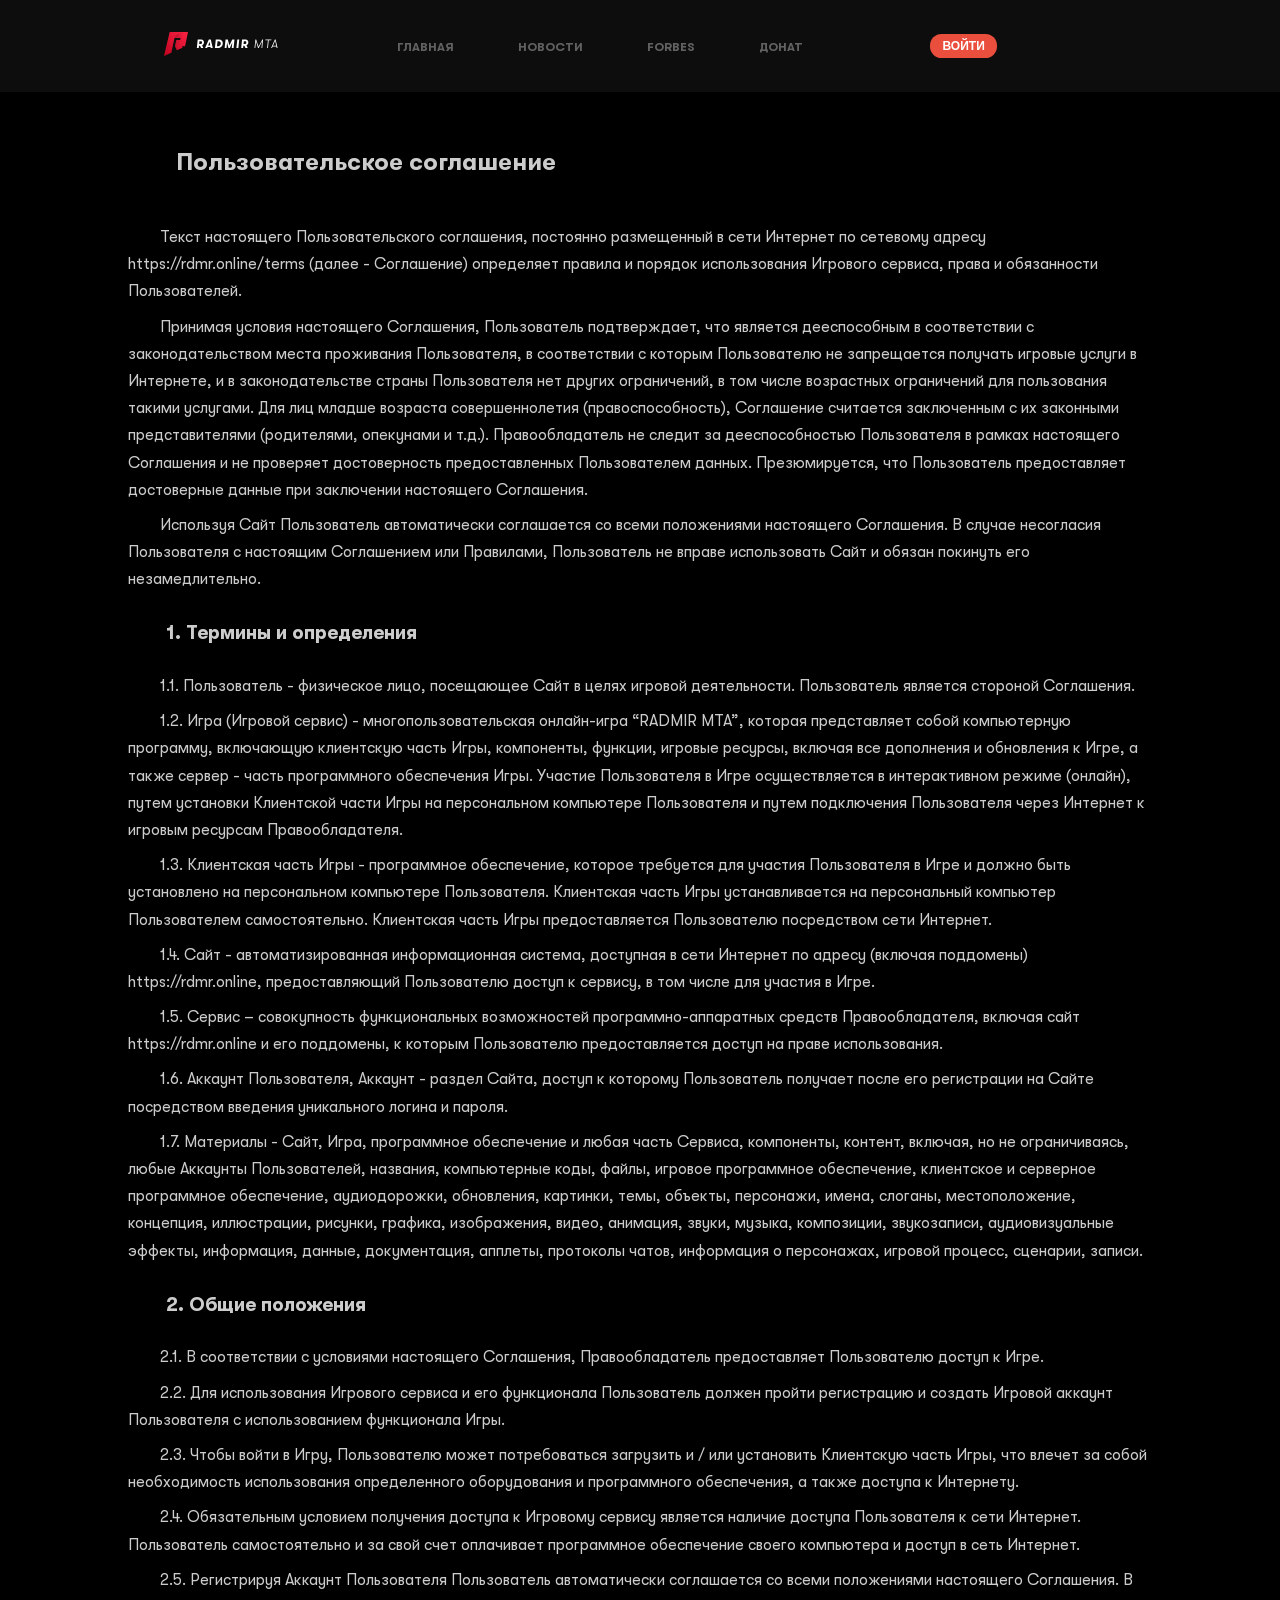
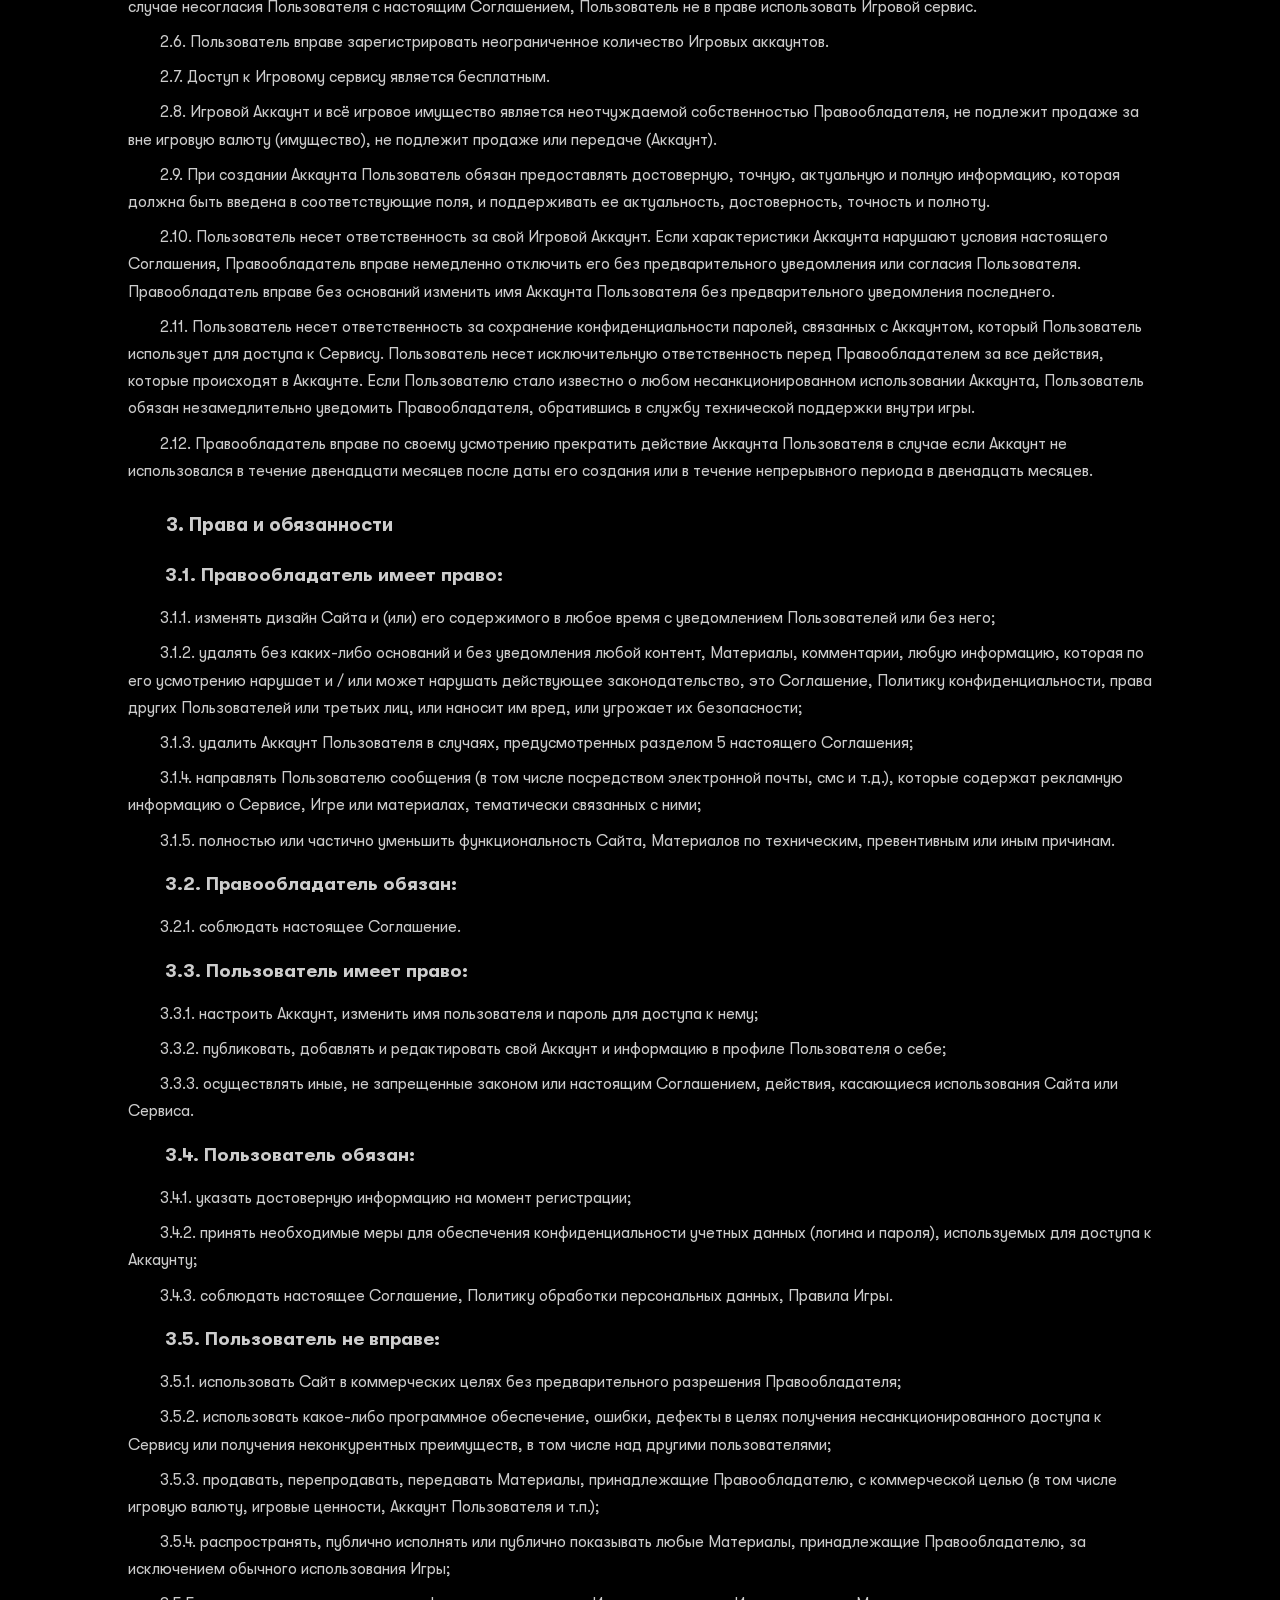
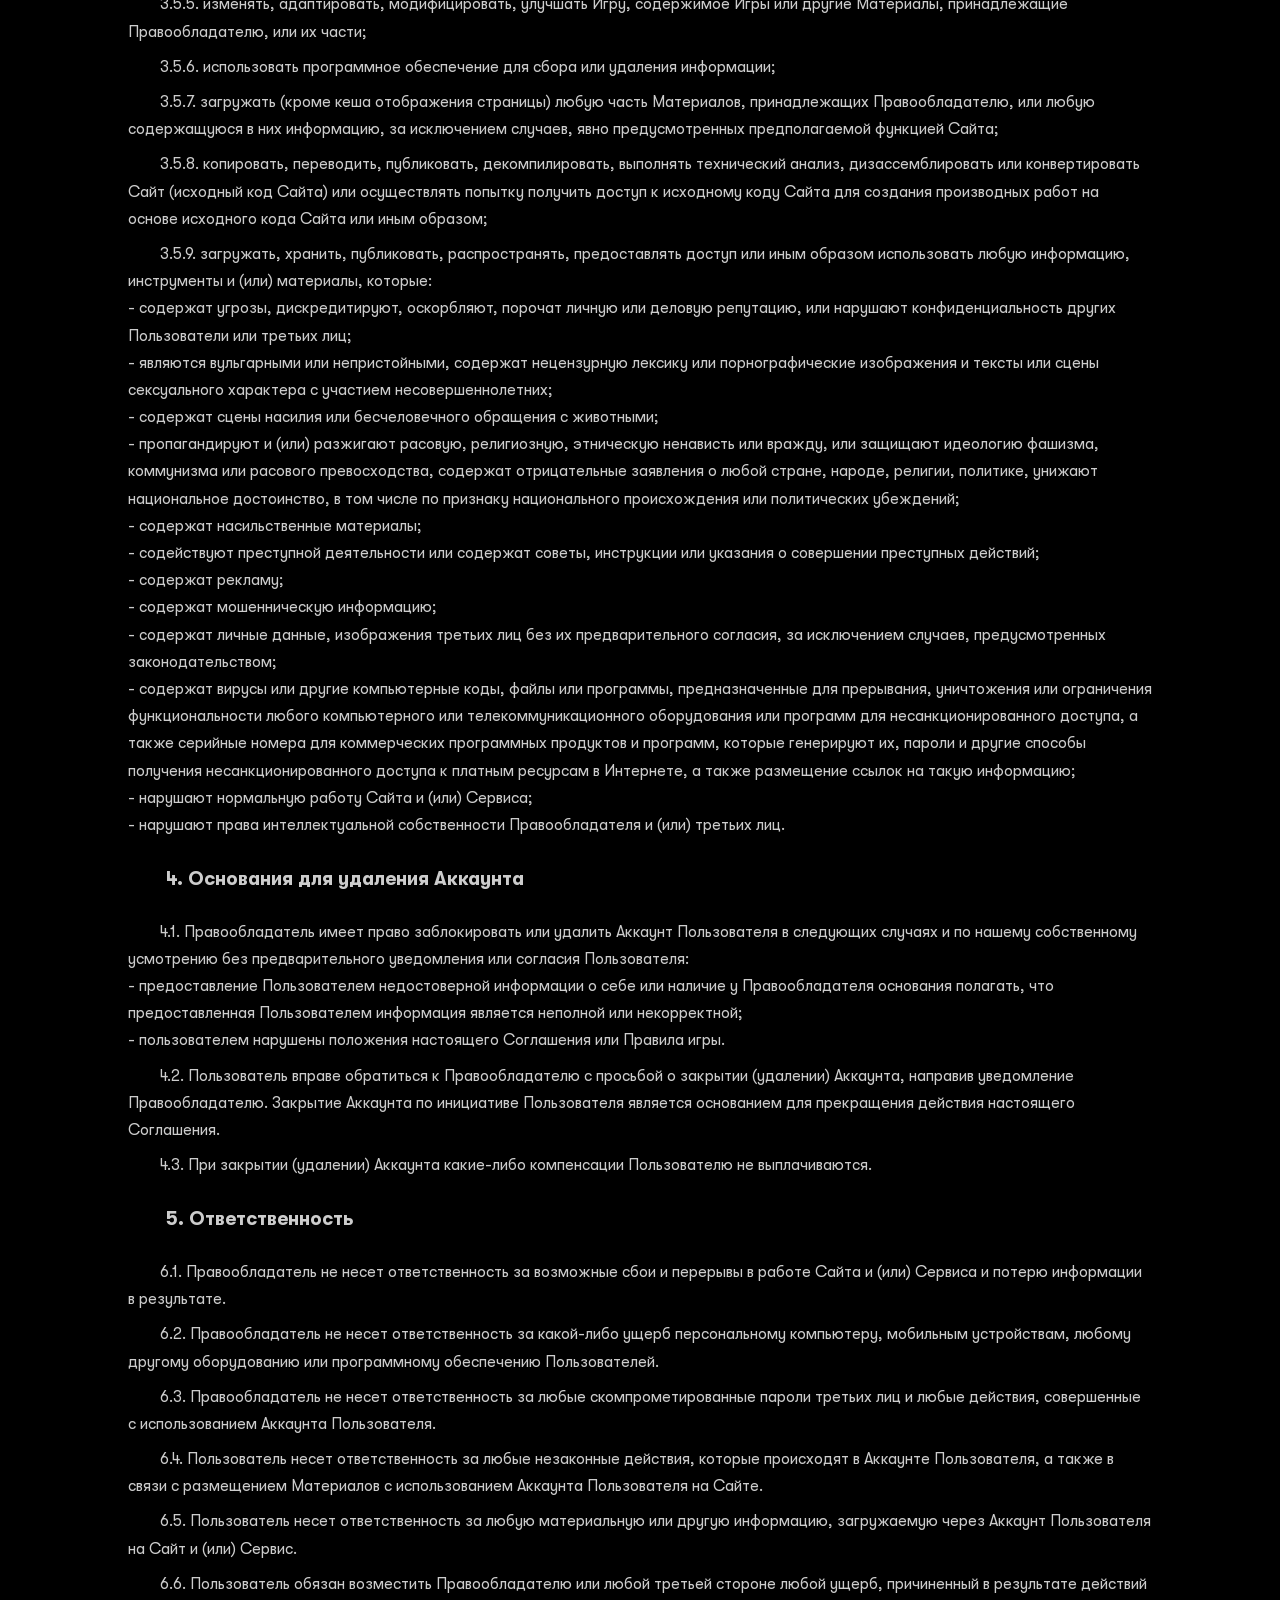
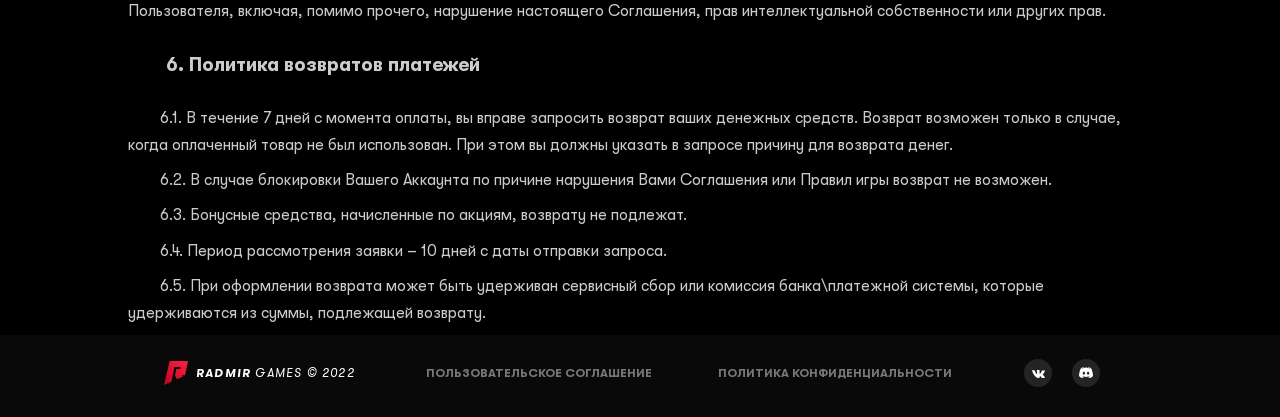
<file: terms.html>
<!DOCTYPE html>
<html lang="ru">

<head>
  <meta charset="UTF-8">
  <meta http-equiv="X-UA-Compatible" content="IE=edge">
  <meta name="viewport" content="width=device-width, initial-scale=1">
  <link href="favicon/favicon.ico" rel="shortcut icon">
  <meta name="enot" content="27816125279511-7Uy3I3MWO8fY8v-gaqqdWHooFaWaA8" />
  <script async src="https://www.googletagmanager.com/gtag/js?id=G-GLZM086M8Y"></script>
  <meta name="csrf-param" content="_csrf-frontend">
<meta name="csrf-token" content="XwPUQwy9HdRsE2KfZWEK6p3x6TzeY9pjcVokvo40EkUYdeYLa-xlrTkjGvIGFEHb1ZrZf5Ykj1A8FmfU2XJ4CA==">
  <title>Пользовательское соглашение - RadmirMTA</title>
  <link href="font/font.css@v=1641335807.css" rel="stylesheet">
<link href="css/slick.css@v=1641335806.css" rel="stylesheet">
<link href="css/slick-theme.css@v=1641335806.css" rel="stylesheet">
<link href="css/style.css@v=1641831340.css" rel="stylesheet">
<link href="css/news.css@v=1641758945.css" rel="stylesheet">
<link href="css/forbes.css@v=1641824319.css" rel="stylesheet">
<link href="css/login.css@v=1641403143.css" rel="stylesheet">
<link href="css/account.css@v=1641818961.css" rel="stylesheet">
<link href="css/main.css@v=1641754461.css" rel="stylesheet">
<link href="css/media.css@v=1641822677.css" rel="stylesheet">
<link href="css/donate.css@v=1641583178.css" rel="stylesheet">
<script src="assets/c346ebf0/jquery.js@v=1641999680"></script>
<script src="assets/239dc641/yii.js@v=1641999680"></script>
<script src="js/jquery.js@v=1641335813"></script>
<script src="js/slick.js@v=1641335813"></script>
<script src="js/main.js@v=1641843081"></script></head>

<body class="flexColumn" style="background:#000">
  <!-- Yandex.Metrika counter -->
  <script type="text/javascript" >
     (function(m,e,t,r,i,k,a){m[i]=m[i]||function(){(m[i].a=m[i].a||[]).push(arguments)};
     m[i].l=1*new Date();k=e.createElement(t),a=e.getElementsByTagName(t)[0],k.async=1,k.src=r,a.parentNode.insertBefore(k,a)})
     (window, document, "script", "https://mc.yandex.ru/metrika/tag.js", "ym");

     ym(89587619, "init", {
          clickmap:true,
          trackLinks:true,
          accurateTrackBounce:true
     });
  </script>
  <noscript><div><img src="https://mc.yandex.ru/watch/89587619" style="position:absolute; left:-9999px;" alt="" /></div></noscript>
  <!-- /Yandex.Metrika counter -->
  <!-- Global site tag (gtag.js) - Google Analytics -->
  <script>
    window.dataLayer = window.dataLayer || [];
    function gtag(){dataLayer.push(arguments);}
    gtag('js', new Date());

    gtag('config', 'G-GLZM086M8Y');
  </script>
  <header class="header">
    <div class="header-container">
      <div class="heder_open_mob_menu">
        <button>
        </button>
      </div>
      <div class="header_mob_logo">
        <a href="index.html">
          <svg width="30" height="30" viewBox="0 0 30 30" fill="none" xmlns="http://www.w3.org/2000/svg">
            <path d="M7.10526 0L0 30L9.1579 26.0345L13.1053 7.58621L20.6842 7.58621L20.2105 10H15.3158L13.7368 17.7586L16.1053 22.7586L23.2105 19.8276L22.4211 17.7586H26.3684L30 0L7.10526 0Z" fill="url(#paint0_linear_362_363)" />
            <path d="M26.3681 17.7586L29.9997 0L19.6525 1.47817C16.4062 1.94194 13.7928 4.37984 13.105 7.58621H20.6839L20.2102 10H15.3155L13.7366 17.7586L16.105 22.7586L23.2102 19.8276L22.4208 17.7586H26.3681Z" fill="url(#paint1_linear_362_363)" />
            <defs>
              <linearGradient id="paint0_linear_362_363" x1="32.25" y1="-2.25" x2="-1.5" y2="34.125" gradientUnits="userSpaceOnUse">
                <stop stop-color="#FF2546" />
                <stop offset="1" stop-color="#BA001C" />
              </linearGradient>
              <linearGradient id="paint1_linear_362_363" x1="-5.25025" y1="-5.625" x2="23.9998" y2="4.5" gradientUnits="userSpaceOnUse">
                <stop stop-color="#3A0910" />
                <stop offset="1" stop-color="#5F0F1B" stop-opacity="0" />
              </linearGradient>
            </defs>
          </svg>
        </a>
      </div>
      <div class="header_logo">
        <a href="index.html">
          <img src="img/general/logo.svg" alt="logo">
        </a>
      </div>
      <div class="header_menu flex">
        <nav>
          <a href="index.html">Главная</a><a href="news.html">Новости</a><a href="forbes.html">Forbes</a><a href="shop.html">Донат</a>        </nav>
      </div>
      <div class="header_login_btns">
        <div class="header_login" style="display: none">
          <div class="header_login_download">
            <a href="https://mirror.s6.mtasa.ohbah.com/mtasa/main/mtasa-1.5.9.exe">
              <svg style="margin-top: 5px;" width="24" height="24" viewBox="0 0 24 24" fill="none" xmlns="http://www.w3.org/2000/svg">
                <rect width="24" height="24" rx="11.5" fill="#242424" />
                <path d="M15 16H9" stroke="white" stroke-opacity="0.7" stroke-width="1.5" stroke-linecap="round" stroke-linejoin="round" />
                <path d="M12.0002 8V13.3333M12.0002 13.3333L10.2002 11.1658M12.0002 13.3333L13.8002 11.1658" stroke="white" stroke-opacity="0.7" stroke-width="1.5" stroke-linecap="round" stroke-linejoin="round" />
              </svg>
              <span class="download_btn_helper">Загрузить лаучер <br> Multi Theft Auto</span>
            </a>
          </div>
        </div>
        <div class="header_login_button">
                      <a href="my.html"><button>войти</button></a>
                  </div>
      </div>

              <a href="my.html">
          <div class="header-mob__user flex">
            <img src="img/header/user.svg" alt="">
          </div>
        </a>
      
    </div>
    <div class="header_menu-abs flexColumn">
      <hr style="width: 99%;margin-top: 20px;opacity: 0.1;">
      <nav>
        <a href="index.html">Главная</a><a href="news.html">Новости</a><a href="forbes.html">Forbes</a><a href="shop.html">Донат</a>      </nav>
    </div>
  </header>
      <div class="flexColumn" style="gap: 13px;padding: 0 10px; position: absolute; top: 100px; z-index: 100">
          </div>
  
<style type="text/css">
    .document-container {
    	color: rgba(255, 255, 255, 0.8);
        padding-top: 100px;
    }

    .document {
        max-width: 1024px;
        margin: 0 auto;
        font-size: 16px;
        font-weight: normal;
        font-style: normal;
    }

    .document h1, .document h2, .document h3, .document p {
        text-indent: 2em;    
    }

    .document h1 {
        font-size: 1.5em;
        font-weight: bold;
        margin: 2em 0;
    }

    .document h2 {
        font-size: 1.2em;
        font-weight: bold;
        margin: 1.5em 0;
    }

    .document h3 {
        font-weight: bold;
        margin: 1em 0;
    }

    .document p {
        margin: 0.5em 0;
        line-height: 1.7;
    }
</style>

<div class="document-container">
    <div class="document">
        <h1>Пользовательское соглашение</h1>
        <p>
            Текст настоящего Пользовательского соглашения, постоянно размещенный в сети Интернет по сетевому адресу https://rdmr.online/terms (далее - Соглашение) определяет правила и порядок использования Игрового сервиса, права и обязанности Пользователей.
        </p>

        <p>
            Принимая условия настоящего Соглашения, Пользователь подтверждает, что является дееспособным в соответствии с законодательством места проживания Пользователя, в соответствии с которым Пользователю не запрещается получать игровые услуги в Интернете, и в законодательстве страны Пользователя нет других ограничений, в том числе возрастных ограничений для пользования такими услугами. Для лиц младше возраста совершеннолетия (правоспособность), Соглашение считается заключенным с их законными представителями (родителями, опекунами и т.д.). Правообладатель не следит за дееспособностью Пользователя в рамках настоящего Соглашения и не проверяет достоверность предоставленных Пользователем данных. Презюмируется, что Пользователь предоставляет достоверные данные при заключении настоящего Соглашения.
        </p>

        <p>
            Используя Сайт Пользователь автоматически соглашается со всеми положениями настоящего Соглашения. В случае несогласия Пользователя с настоящим Соглашением или Правилами, Пользователь не вправе использовать Сайт и обязан покинуть его незамедлительно.
        </p>

        <h2>1. Термины и определения</h2>
        <p>1.1. Пользователь - физическое лицо, посещающее Сайт в целях игровой деятельности. Пользователь является стороной Соглашения.</p>
        <p>1.2. Игра (Игровой сервис) - многопользовательская онлайн-игра “RADMIR MTA”, которая представляет собой компьютерную программу, включающую клиентскую часть Игры, компоненты, функции, игровые ресурсы, включая все дополнения и обновления к Игре, а также сервер - часть программного обеспечения Игры. Участие Пользователя в Игре осуществляется в интерактивном режиме (онлайн), путем установки Клиентской части Игры на персональном компьютере Пользователя и путем подключения Пользователя через Интернет к игровым ресурсам Правообладателя.</p>
        <p>1.3. Клиентская часть Игры - программное обеспечение, которое требуется для участия Пользователя в Игре и должно быть установлено на персональном компьютере Пользователя. Клиентская часть Игры устанавливается на персональный компьютер Пользователем самостоятельно. Клиентская часть Игры предоставляется Пользователю посредством сети Интернет.</p>
        <p>1.4. Сайт - автоматизированная информационная система, доступная в сети Интернет по адресу (включая поддомены) https://rdmr.online, предоставляющий Пользователю доступ к сервису, в том числе для участия в Игре.</p>
        <p>1.5. Сервис – совокупность функциональных возможностей программно-аппаратных средств Правообладателя, включая сайт https://rdmr.online и его поддомены, к которым Пользователю предоставляется доступ на праве использования.</p>
        <p>1.6. Аккаунт Пользователя, Аккаунт - раздел Сайта, доступ к которому Пользователь получает после его регистрации на Сайте посредством введения уникального логина и пароля.</p>
        <p>1.7. Материалы - Сайт, Игра, программное обеспечение и любая часть Сервиса, компоненты, контент, включая, но не ограничиваясь, любые Аккаунты Пользователей, названия, компьютерные коды, файлы, игровое программное обеспечение, клиентское и серверное программное обеспечение, аудиодорожки, обновления, картинки, темы, объекты, персонажи, имена, слоганы, местоположение, концепция, иллюстрации, рисунки, графика, изображения, видео, анимация, звуки, музыка, композиции, звукозаписи, аудиовизуальные эффекты, информация, данные, документация, апплеты, протоколы чатов, информация о персонажах, игровой процесс, сценарии, записи.</p>


        <h2>2. Общие положения</h2>
        <p>2.1. В соответствии с условиями настоящего Соглашения, Правообладатель предоставляет Пользователю доступ к Игре.</p>
        <p>2.2. Для использования Игрового сервиса и его функционала Пользователь должен пройти регистрацию и создать Игровой аккаунт Пользователя с использованием функционала Игры.</p>
        <p>2.3. Чтобы войти в Игру, Пользователю может потребоваться загрузить и / или установить Клиентскую часть Игры, что влечет за собой необходимость использования определенного оборудования и программного обеспечения, а также доступа к Интернету.</p>
        <p>2.4. Обязательным условием получения доступа к Игровому сервису является наличие доступа Пользователя к сети Интернет. Пользователь самостоятельно и за свой счет оплачивает программное обеспечение своего компьютера и доступ в сеть Интернет.</p>
        <p>2.5. Регистрируя Аккаунт Пользователя Пользователь автоматически соглашается со всеми положениями настоящего Соглашения. В случае несогласия Пользователя с настоящим Соглашением, Пользователь не в праве использовать Игровой сервис.</p>
        <p>2.6. Пользователь вправе зарегистрировать неограниченное количество Игровых аккаунтов.</p>
        <p>2.7. Доступ к Игровому сервису является бесплатным.</p>
        <p>2.8. Игровой Аккаунт и всё игровое имущество является неотчуждаемой собственностью Правообладателя, не подлежит продаже за вне игровую валюту (имущество), не подлежит продаже или передаче (Аккаунт).</p>
        <p>2.9. При создании Аккаунта Пользователь обязан предоставлять достоверную, точную, актуальную и полную информацию, которая должна быть введена в соответствующие поля, и поддерживать ее актуальность, достоверность, точность и полноту.</p>
        <p>2.10. Пользователь несет ответственность за свой Игровой Аккаунт. Если характеристики Аккаунта нарушают условия настоящего Соглашения, Правообладатель вправе немедленно отключить его без предварительного уведомления или согласия Пользователя. Правообладатель вправе без оснований изменить имя Аккаунта Пользователя без предварительного уведомления последнего.</p>
        <p>2.11. Пользователь несет ответственность за сохранение конфиденциальности паролей, связанных с Аккаунтом, который Пользователь использует для доступа к Сервису. Пользователь несет исключительную ответственность перед Правообладателем за все действия, которые происходят в Аккаунте. Если Пользователю стало известно о любом несанкционированном использовании Аккаунта, Пользователь обязан незамедлительно уведомить Правообладателя, обратившись в службу технической поддержки внутри игры.</p>
        <p>2.12. Правообладатель вправе по своему усмотрению прекратить действие Аккаунта Пользователя в случае если Аккаунт не использовался в течение двенадцати месяцев после даты его создания или в течение непрерывного периода в двенадцать месяцев.</p>



        <h2>3. Права и обязанности</h2>

        <h3>3.1. Правообладатель имеет право:</h3>
        <p>3.1.1. изменять дизайн Сайта и (или) его содержимого в любое время с уведомлением Пользователей или без него;</p>
        <p>3.1.2. удалять без каких-либо оснований и без уведомления любой контент, Материалы, комментарии, любую информацию, которая по его усмотрению нарушает и / или может нарушать действующее законодательство, это Соглашение, Политику конфиденциальности, права других Пользователей или третьих лиц, или наносит им вред, или угрожает их безопасности;</p>
        <p>3.1.3. удалить Аккаунт Пользователя в случаях, предусмотренных разделом 5 настоящего Соглашения;</p>
        <p>3.1.4. направлять Пользователю сообщения (в том числе посредством электронной почты, смс и т.д.), которые содержат рекламную информацию о Сервисе, Игре или материалах, тематически связанных с ними;</p>
        <p>3.1.5. полностью или частично уменьшить функциональность Сайта, Материалов по техническим, превентивным или иным причинам.</p>

        <h3>3.2. Правообладатель обязан:</h3>
        <p>3.2.1. соблюдать настоящее Соглашение.</p>

        <h3>3.3. Пользователь имеет право:</h3>
        <p>3.3.1. настроить Аккаунт, изменить имя пользователя и пароль для доступа к нему;</p>
        <p>3.3.2. публиковать, добавлять и редактировать свой Аккаунт и информацию в профиле Пользователя о себе;</p>
        <p>3.3.3. осуществлять иные, не запрещенные законом или настоящим Соглашением, действия, касающиеся использования Сайта или Сервиса.</p>

        <h3>3.4. Пользователь обязан:</h3>
        <p>3.4.1. указать достоверную информацию на момент регистрации;</p>
        <p>3.4.2. принять необходимые меры для обеспечения конфиденциальности учетных данных (логина и пароля), используемых для доступа к Аккаунту;</p>
        <p>3.4.3. соблюдать настоящее Соглашение, Политику обработки персональных данных, Правила Игры.</p>
        <h3>3.5. Пользователь не вправе:</h3>
        <p>3.5.1. использовать Сайт в коммерческих целях без предварительного разрешения Правообладателя;</p>
        <p>3.5.2. использовать какое-либо программное обеспечение, ошибки, дефекты в целях получения несанкционированного доступа к Сервису или получения неконкурентных преимуществ, в том числе над другими пользователями;</p>
        <p>3.5.3. продавать, перепродавать, передавать Материалы, принадлежащие Правообладателю, с коммерческой целью (в том числе игровую валюту, игровые ценности, Аккаунт Пользователя и т.п.);</p>
        <p>3.5.4. распространять, публично исполнять или публично показывать любые Материалы, принадлежащие Правообладателю, за исключением обычного использования Игры;</p>
        <p>3.5.5. изменять, адаптировать, модифицировать, улучшать Игру, содержимое Игры или другие Материалы, принадлежащие Правообладателю, или их части;</p>
        <p>3.5.6. использовать программное обеспечение для сбора или удаления информации;</p>
        <p>3.5.7. загружать (кроме кеша отображения страницы) любую часть Материалов, принадлежащих Правообладателю, или любую содержащуюся в них информацию, за исключением случаев, явно предусмотренных предполагаемой функцией Сайта;</p>
        <p>3.5.8. копировать, переводить, публиковать, декомпилировать, выполнять технический анализ, дизассемблировать или конвертировать Сайт (исходный код Сайта) или осуществлять попытку получить доступ к исходному коду Сайта для создания производных работ на основе исходного кода Сайта или иным образом;</p>

        <p>3.5.9. загружать, хранить, публиковать, распространять, предоставлять доступ или иным образом использовать любую информацию, инструменты и (или) материалы, которые:<br />
        - содержат угрозы, дискредитируют, оскорбляют, порочат личную или деловую репутацию, или нарушают конфиденциальность других Пользователи или третьих лиц;<br />
        - являются вульгарными или непристойными, содержат нецензурную лексику или порнографические изображения и тексты или сцены сексуального характера с участием несовершеннолетних;<br />
        - содержат сцены насилия или бесчеловечного обращения с животными;<br />
        - пропагандируют и (или) разжигают расовую, религиозную, этническую ненависть или вражду, или защищают идеологию фашизма, коммунизма или расового превосходства, содержат отрицательные заявления о любой стране, народе, религии, политике, унижают национальное достоинство, в том числе по признаку национального происхождения или политических убеждений;<br />
        - содержат насильственные материалы;<br />
        - содействуют преступной деятельности или содержат советы, инструкции или указания о совершении преступных действий;<br />
        - содержат рекламу;<br />
        - содержат мошенническую информацию;<br />
        - содержат личные данные, изображения третьих лиц без их предварительного согласия, за исключением случаев, предусмотренных законодательством;<br />
        - содержат вирусы или другие компьютерные коды, файлы или программы, предназначенные для прерывания, уничтожения или ограничения функциональности любого компьютерного или телекоммуникационного оборудования или программ для несанкционированного доступа, а также серийные номера для коммерческих программных продуктов и программ, которые генерируют их, пароли и другие способы получения несанкционированного доступа к платным ресурсам в Интернете, а также размещение ссылок на такую информацию;<br />
        - нарушают нормальную работу Сайта и (или) Сервиса;<br />
        - нарушают права интеллектуальной собственности Правообладателя и (или) третьих лиц.</p>

        <h2>4. Основания для удаления Аккаунта</h2>
        <p>4.1. Правообладатель имеет право заблокировать или удалить Аккаунт Пользователя в следующих случаях и по нашему собственному усмотрению без предварительного уведомления или согласия Пользователя:<br />
        - предоставление Пользователем недостоверной информации о себе или наличие у Правообладателя основания полагать, что предоставленная Пользователем информация является неполной или некорректной;<br />
        - пользователем нарушены положения настоящего Соглашения или Правила игры.</p>
        <p>4.2. Пользователь вправе обратиться к Правообладателю с просьбой о закрытии (удалении) Аккаунта, направив уведомление Правообладателю. Закрытие Аккаунта по инициативе Пользователя является основанием для прекращения действия настоящего Соглашения.</p>
        <p>4.3. При закрытии (удалении) Аккаунта какие-либо компенсации Пользователю не выплачиваются.</p>


        <h2>5. Ответственность</h2>
        <p>6.1. Правообладатель не несет ответственность за возможные сбои и перерывы в работе Сайта и (или) Сервиса и потерю информации в результате.</p>
        <p>6.2. Правообладатель не несет ответственность за какой-либо ущерб персональному компьютеру, мобильным устройствам, любому другому оборудованию или программному обеспечению Пользователей.</p>
        <p>6.3. Правообладатель не несет ответственность за любые скомпрометированные пароли третьих лиц и любые действия, совершенные с использованием Аккаунта Пользователя.</p>
        <p>6.4. Пользователь несет ответственность за любые незаконные действия, которые происходят в Аккаунте Пользователя, а также в связи с размещением Материалов с использованием Аккаунта Пользователя на Сайте.</p>
        <p>6.5. Пользователь несет ответственность за любую материальную или другую информацию, загружаемую через Аккаунт Пользователя на Сайт и (или) Сервис.</p>
        <p>6.6. Пользователь обязан возместить Правообладателю или любой третьей стороне любой ущерб, причиненный в результате действий Пользователя, включая, помимо прочего, нарушение настоящего Соглашения, прав интеллектуальной собственности или других прав.</p>

        <h2>6. Политика возвратов платежей</h2>
        <p>6.1. В течение 7 дней с момента оплаты, вы вправе запросить возврат ваших денежных средств. Возврат возможен только в случае, когда оплаченный товар не был использован. При этом вы должны указать в запросе причину для возврата денег.
        <p>6.2. В случае блокировки Вашего Аккаунта по причине нарушения Вами Соглашения или Правил игры возврат не возможен.</p>
        <p>6.3. Бонусные средства, начисленные по акциям, возврату не подлежат.</p>
        <p>6.4. Период рассмотрения заявки – 10 дней с даты отправки запроса.</p>
        <p>6.5. При оформлении возврата может быть удерживан сервисный сбор или комиссия банка\платежной системы, которые удерживаются из суммы, подлежащей возврату.</p>
    </div>
</div>
  <footer class="footer">
    <div class="footer_container">
      <div class="footer_logo">
        <a href="index.html">
          <div class="flex">
            <img style="margin-right: 8px;" src="img/general/r.svg" alt="">
            <span class="logo-span" style="font-weight: bold;">RADMIR</span>
            <span class="logo-span"> GAMES © 2022</span>
          </div>


        </a>
      </div>
      <div class="footer_menu">
        <a href="terms.html">ПОЛЬЗОВАТЕЛЬСКОЕ СОГЛАШЕНИЕ</a>
        <a href="privacy-policy.html">ПОЛИТИКА КОНФИДЕНЦИАЛЬНОСТИ</a>
      </div>
      <div class="footer_social">
        <a href="https://vk.com/radmirmta"><svg width="13" height="8" viewBox="0 0 13 8" fill="none" xmlns="http://www.w3.org/2000/svg">
            <path d="M11.0002 4.8894C10.8601 4.69453 10.8288 4.49727 10.9053 4.29741C11.0962 3.76418 13.8771 0.377416 12.7186 0.377416C11.9226 0.388268 10.9652 0.377416 10.202 0.377416C10.0604 0.412788 9.96869 0.489048 9.91132 0.644206C9.46504 1.69964 8.91893 2.98765 8.11855 3.81543C8.01325 3.9025 7.94759 3.89879 7.82764 3.86659C7.2662 3.26036 7.86485 1.18339 7.52344 0.3627C7.45614 0.202057 7.30885 0.129499 7.15815 0.0886418C6.39593 -0.0976723 4.6551 0.0132278 4.37106 0.388268C4.28986 0.495481 4.27853 0.553988 4.33715 0.563612C4.60778 0.607403 4.79937 0.712158 4.91212 0.877775C5.12485 1.35824 5.28161 3.9176 4.6551 3.9176C4.02858 3.9176 3.01829 1.40587 2.74075 0.709573C2.66689 0.49992 2.47888 0.379726 2.28076 0.344247L0.427242 0.358784C0.101437 0.358784 -0.080649 0.523621 0.034829 0.855713C1.00022 3.31353 3.11284 8.07759 6.35305 7.95832C6.67764 7.95832 7.23605 8.08613 7.48956 7.79752C7.83793 7.32348 7.41305 6.47923 8.01044 6.15726C8.16109 6.07504 8.31725 6.14396 8.44668 6.24505C9.11115 6.76397 9.46395 7.67481 10.2834 7.95131C10.4275 7.99999 10.5537 8.01217 10.6621 7.98783L12.3938 7.95866C12.7153 7.95866 13.032 7.81194 12.9655 7.41773C12.713 6.57233 11.707 5.70332 11.0002 4.8894Z" fill="white" />
          </svg>
        </a>
        <a href="https://discord.gg/vCUWxsT">
          <svg width="14" height="11" viewBox="0 0 14 11" fill="none" xmlns="http://www.w3.org/2000/svg">
            <path d="M12.2661 1.39333C11.3028 0.513333 10.1468 0.0733333 8.92661 0L8.73395 0.22C9.82569 0.513333 10.789 1.1 11.6881 1.90667C10.5963 1.24667 9.37615 0.806667 8.09174 0.66C7.70642 0.586667 7.38532 0.586667 7 0.586667C6.61468 0.586667 6.29358 0.586667 5.90826 0.66C4.62385 0.806667 3.40367 1.24667 2.31193 1.90667C3.21101 1.1 4.17431 0.513333 5.26606 0.22L5.07339 0C3.85321 0.0733333 2.69725 0.513333 1.73395 1.39333C0.642202 3.74 0.0642202 6.38 0 9.09333C0.963303 10.2667 2.31193 11 3.72477 11C3.72477 11 4.17431 10.4133 4.49541 9.9C3.66055 9.68 2.88991 9.16667 2.37615 8.36C2.82569 8.65333 3.27523 8.94667 3.72477 9.16667C4.30275 9.46 4.88073 9.60667 5.45872 9.75333C5.97248 9.82667 6.48624 9.9 7 9.9C7.51376 9.9 8.02752 9.82667 8.54128 9.75333C9.11927 9.60667 9.69725 9.46 10.2752 9.16667C10.7248 8.94667 11.1743 8.65333 11.6239 8.36C11.1101 9.16667 10.3394 9.68 9.50459 9.9C9.82569 10.4133 10.2752 11 10.2752 11C11.6881 11 13.0367 10.2667 14 9.09333C13.9358 6.38 13.3578 3.74 12.2661 1.39333ZM4.88073 7.77333C4.23853 7.77333 3.66055 7.11333 3.66055 6.30667C3.66055 5.5 4.23853 4.84 4.88073 4.84C5.52294 4.84 6.10092 5.5 6.10092 6.30667C6.10092 7.11333 5.52294 7.77333 4.88073 7.77333ZM9.11927 7.77333C8.47707 7.77333 7.89908 7.11333 7.89908 6.30667C7.89908 5.5 8.47707 4.84 9.11927 4.84C9.76147 4.84 10.3394 5.5 10.3394 6.30667C10.3394 7.11333 9.76147 7.77333 9.11927 7.77333Z" fill="white" />
          </svg>

        </a>
      </div>
    </div>
  </footer>
  </body>

</html>
</file>
<file: font/font.css@v=1641335807.css>
@font-face {
    font-family: 'GT Walsheim Pro';
    src: url('GTWalsheimPro-Light.eot');
    src: local('GT Walsheim Pro Light'), local('GTWalsheimPro-Light'),
        url('GTWalsheimPro-Light.eot@') format('embedded-opentype'),
        url('GTWalsheimPro-Light.woff2') format('woff2'),
        url('GTWalsheimPro-Light.woff') format('woff'),
        url('GTWalsheimPro-Light.ttf') format('truetype');
    font-weight: 300;
    font-style: normal;
}

@font-face {
    font-family: 'GT Walsheim Pro';
    src: url('GTWalsheimPro-Regular.eot');
    src: local('GT Walsheim Pro Regular'), local('GTWalsheimPro-Regular'),
        url('GTWalsheimPro-Regular.eot@') format('embedded-opentype'),
        url('GTWalsheimPro-Regular.woff2') format('woff2'),
        url('GTWalsheimPro-Regular.woff') format('woff'),
        url('GTWalsheimPro-Regular.ttf') format('truetype');
    font-weight: normal;
    font-style: normal;
}

@font-face {
    font-family: 'GT Walsheim Pro';
    src: url('GTWalsheimPro-ThinOblique.eot');
    src: local('GT Walsheim Pro Thin Oblique'), local('GTWalsheimPro-ThinOblique'),
        url('GTWalsheimPro-ThinOblique.eot@') format('embedded-opentype'),
        url('GTWalsheimPro-ThinOblique.woff2') format('woff2'),
        url('GTWalsheimPro-ThinOblique.woff') format('woff'),
        url('GTWalsheimPro-ThinOblique.ttf') format('truetype');
    font-weight: 100;
    font-style: italic;
}

@font-face {
    font-family: 'GT Walsheim Pro';
    src: url('GTWalsheimPro-Thin.eot');
    src: local('GT Walsheim Pro Thin'), local('GTWalsheimPro-Thin'),
        url('GTWalsheimPro-Thin.eot@') format('embedded-opentype'),
        url('GTWalsheimPro-Thin.woff2') format('woff2'),
        url('GTWalsheimPro-Thin.woff') format('woff'),
        url('GTWalsheimPro-Thin.ttf') format('truetype');
    font-weight: 100;
    font-style: normal;
}

@font-face {
    font-family: 'GT Walsheim Pro';
    src: url('GTWalsheimPro-BoldOblique.eot');
    src: local('GT Walsheim Pro Bold Oblique'), local('GTWalsheimPro-BoldOblique'),
        url('GTWalsheimPro-BoldOblique.eot@') format('embedded-opentype'),
        url('GTWalsheimPro-BoldOblique.woff2') format('woff2'),
        url('GTWalsheimPro-BoldOblique.woff') format('woff'),
        url('GTWalsheimPro-BoldOblique.ttf') format('truetype');
    font-weight: bold;
    font-style: italic;
}

@font-face {
    font-family: 'GT Walsheim Pro Ultra';
    src: url('GTWalsheimPro-UltraBold.eot');
    src: local('GT Walsheim Pro Ultra Bold'), local('GTWalsheimPro-UltraBold'),
        url('GTWalsheimPro-UltraBold.eot@') format('embedded-opentype'),
        url('GTWalsheimPro-UltraBold.woff2') format('woff2'),
        url('GTWalsheimPro-UltraBold.woff') format('woff'),
        url('GTWalsheimPro-UltraBold.ttf') format('truetype');
    font-weight: 800;
    font-style: normal;
}

@font-face {
    font-family: 'GT Walsheim Pro Ultra';
    src: url('GTWalsheimPro-UltraBoldOblique.eot');
    src: local('GT Walsheim Pro Ultra Bold Oblique'), local('GTWalsheimPro-UltraBoldOblique'),
        url('GTWalsheimPro-UltraBoldOblique.eot@') format('embedded-opentype'),
        url('GTWalsheimPro-UltraBoldOblique.woff2') format('woff2'),
        url('GTWalsheimPro-UltraBoldOblique.woff') format('woff'),
        url('GTWalsheimPro-UltraBoldOblique.ttf') format('truetype');
    font-weight: 800;
    font-style: italic;
}

@font-face {
    font-family: 'GT Walsheim Pro';
    src: url('GTWalsheimPro-MediumOblique.eot');
    src: local('GT Walsheim Pro Medium Oblique'), local('GTWalsheimPro-MediumOblique'),
        url('GTWalsheimPro-MediumOblique.eot@') format('embedded-opentype'),
        url('GTWalsheimPro-MediumOblique.woff2') format('woff2'),
        url('GTWalsheimPro-MediumOblique.woff') format('woff'),
        url('GTWalsheimPro-MediumOblique.ttf') format('truetype');
    font-weight: 500;
    font-style: italic;
}

@font-face {
    font-family: 'GT Walsheim Pro';
    src: url('GTWalsheimPro-Bold.eot');
    src: local('GT Walsheim Pro Bold'), local('GTWalsheimPro-Bold'),
        url('GTWalsheimPro-Bold.eot@') format('embedded-opentype'),
        url('GTWalsheimPro-Bold.woff2') format('woff2'),
        url('GTWalsheimPro-Bold.woff') format('woff'),
        url('GTWalsheimPro-Bold.ttf') format('truetype');
    font-weight: bold;
    font-style: normal;
}

@font-face {
    font-family: 'GT Walsheim Pro';
    src: url('GTWalsheimPro-Medium.eot');
    src: local('GT Walsheim Pro Medium'), local('GTWalsheimPro-Medium'),
        url('GTWalsheimPro-Medium.eot@') format('embedded-opentype'),
        url('GTWalsheimPro-Medium.woff2') format('woff2'),
        url('GTWalsheimPro-Medium.woff') format('woff'),
        url('GTWalsheimPro-Medium.ttf') format('truetype');
    font-weight: 500;
    font-style: normal;
}

@font-face {
    font-family: 'GT Walsheim Pro';
    src: url('GTWalsheimPro-RegularOblique.eot');
    src: local('GT Walsheim Pro Regular Oblique'), local('GTWalsheimPro-RegularOblique'),
        url('GTWalsheimPro-RegularOblique.eot@') format('embedded-opentype'),
        url('GTWalsheimPro-RegularOblique.woff2') format('woff2'),
        url('GTWalsheimPro-RegularOblique.woff') format('woff'),
        url('GTWalsheimPro-RegularOblique.ttf') format('truetype');
    font-weight: normal;
    font-style: italic;
}

@font-face {
    font-family: 'GT Walsheim Pro';
    src: url('GTWalsheimPro-LightOblique.eot');
    src: local('GT Walsheim Pro Light Oblique'), local('GTWalsheimPro-LightOblique'),
        url('GTWalsheimPro-LightOblique.eot@') format('embedded-opentype'),
        url('GTWalsheimPro-LightOblique.woff2') format('woff2'),
        url('GTWalsheimPro-LightOblique.woff') format('woff'),
        url('GTWalsheimPro-LightOblique.ttf') format('truetype');
    font-weight: 300;
    font-style: italic;
}

@font-face {
    font-family: 'GT Walsheim Pro Ultra';
    src: url('GTWalsheimPro-UltraLight.eot');
    src: local('GT Walsheim Pro Ultra Light'), local('GTWalsheimPro-UltraLight'),
        url('GTWalsheimPro-UltraLight.eot@') format('embedded-opentype'),
        url('GTWalsheimPro-UltraLight.woff2') format('woff2'),
        url('GTWalsheimPro-UltraLight.woff') format('woff'),
        url('GTWalsheimPro-UltraLight.ttf') format('truetype');
    font-weight: 200;
    font-style: normal;
}

@font-face {
    font-family: 'GT Walsheim Pro Ultra';
    src: url('GTWalsheimPro-UltraLightOblique.eot');
    src: local('GT Walsheim Pro Ultra Light Oblique'), local('GTWalsheimPro-UltraLightOblique'),
        url('GTWalsheimPro-UltraLightOblique.eot@') format('embedded-opentype'),
        url('GTWalsheimPro-UltraLightOblique.woff2') format('woff2'),
        url('GTWalsheimPro-UltraLightOblique.woff') format('woff'),
        url('GTWalsheimPro-UltraLightOblique.ttf') format('truetype');
    font-weight: 200;
    font-style: italic;
}

@font-face {
    font-family: 'GT Walsheim Pro';
    src: url('GTWalsheimPro-BlackOblique.eot');
    src: local('GT Walsheim Pro Black Oblique'), local('GTWalsheimPro-BlackOblique'),
        url('GTWalsheimPro-BlackOblique.eot@') format('embedded-opentype'),
        url('GTWalsheimPro-BlackOblique.woff2') format('woff2'),
        url('GTWalsheimPro-BlackOblique.woff') format('woff'),
        url('GTWalsheimPro-BlackOblique.ttf') format('truetype');
    font-weight: 900;
    font-style: italic;
}

@font-face {
    font-family: 'GT Walsheim Pro';
    src: url('GTWalsheimPro-Black.eot');
    src: local('GT Walsheim Pro Black'), local('GTWalsheimPro-Black'),
        url('GTWalsheimPro-Black.eot@') format('embedded-opentype'),
        url('GTWalsheimPro-Black.woff2') format('woff2'),
        url('GTWalsheimPro-Black.woff') format('woff'),
        url('GTWalsheimPro-Black.ttf') format('truetype');
    font-weight: 900;
    font-style: normal;
}

@font-face {
    font-family: 'GT Walsheim Pro Cond Ultra';
    src: url('GTWalsheimPro-CondensedUltraBold.eot');
    src: local('GT Walsheim Pro Condensed Ultra Bold'), local('GTWalsheimPro-CondensedUltraBold'),
        url('GTWalsheimPro-CondensedUltraBold.eot@') format('embedded-opentype'),
        url('GTWalsheimPro-CondensedUltraBold.woff2') format('woff2'),
        url('GTWalsheimPro-CondensedUltraBold.woff') format('woff'),
        url('GTWalsheimPro-CondensedUltraBold.ttf') format('truetype');
    font-weight: 800;
    font-style: normal;
}

@font-face {
    font-family: 'GT Walsheim Pro Condensed';
    src: url('GTWalsheimPro-CondensedLight.eot');
    src: local('GT Walsheim Pro Condensed Light'), local('GTWalsheimPro-CondensedLight'),
        url('GTWalsheimPro-CondensedLight.eot@') format('embedded-opentype'),
        url('GTWalsheimPro-CondensedLight.woff2') format('woff2'),
        url('GTWalsheimPro-CondensedLight.woff') format('woff'),
        url('GTWalsheimPro-CondensedLight.ttf') format('truetype');
    font-weight: 300;
    font-style: normal;
}

@font-face {
    font-family: 'GT Walsheim Pro Condensed';
    src: url('GTWalsheimPro-CondensedBoldOblique.eot');
    src: local('GT Walsheim Pro Condensed Bold Oblique'), local('GTWalsheimPro-CondensedBoldOblique'),
        url('GTWalsheimPro-CondensedBoldOblique.eot@') format('embedded-opentype'),
        url('GTWalsheimPro-CondensedBoldOblique.woff2') format('woff2'),
        url('GTWalsheimPro-CondensedBoldOblique.woff') format('woff'),
        url('GTWalsheimPro-CondensedBoldOblique.ttf') format('truetype');
    font-weight: bold;
    font-style: italic;
}

@font-face {
    font-family: 'GT Walsheim Pro Condensed';
    src: url('GTWalsheimPro-CondensedLightOblique.eot');
    src: local('GT Walsheim Pro Condensed Light Oblique'), local('GTWalsheimPro-CondensedLightOblique'),
        url('GTWalsheimPro-CondensedLightOblique.eot@') format('embedded-opentype'),
        url('GTWalsheimPro-CondensedLightOblique.woff2') format('woff2'),
        url('GTWalsheimPro-CondensedLightOblique.woff') format('woff'),
        url('GTWalsheimPro-CondensedLightOblique.ttf') format('truetype');
    font-weight: 300;
    font-style: italic;
}

@font-face {
    font-family: 'GT Walsheim Pro Condensed';
    src: url('GTWalsheimPro-CondensedThin.eot');
    src: local('GT Walsheim Pro Condensed Thin'), local('GTWalsheimPro-CondensedThin'),
        url('GTWalsheimPro-CondensedThin.eot@') format('embedded-opentype'),
        url('GTWalsheimPro-CondensedThin.woff2') format('woff2'),
        url('GTWalsheimPro-CondensedThin.woff') format('woff'),
        url('GTWalsheimPro-CondensedThin.ttf') format('truetype');
    font-weight: 100;
    font-style: normal;
}

@font-face {
    font-family: 'GTWalsheimPro-CondensedULightIt';
    src: url('GTWalsheimPro-CondensedUltraLightOblique.eot');
    src: local('GT Walsheim Pro Condensed Ultra Light Oblique'), local('GTWalsheimPro-CondensedUltraLightOblique'),
        url('GTWalsheimPro-CondensedUltraLightOblique.eot@') format('embedded-opentype'),
        url('GTWalsheimPro-CondensedUltraLightOblique.woff2') format('woff2'),
        url('GTWalsheimPro-CondensedUltraLightOblique.woff') format('woff'),
        url('GTWalsheimPro-CondensedUltraLightOblique.ttf') format('truetype');
    font-weight: 200;
    font-style: italic;
}

@font-face {
    font-family: 'GT Walsheim Pro Cond';
    src: url('GTWalsheimPro-CondensedMedium.eot');
    src: local('GT Walsheim Pro Condensed Medium'), local('GTWalsheimPro-CondensedMedium'),
        url('GTWalsheimPro-CondensedMedium.eot@') format('embedded-opentype'),
        url('GTWalsheimPro-CondensedMedium.woff2') format('woff2'),
        url('GTWalsheimPro-CondensedMedium.woff') format('woff'),
        url('GTWalsheimPro-CondensedMedium.ttf') format('truetype');
    font-weight: 500;
    font-style: normal;
}

@font-face {
    font-family: 'GT Walsheim Pro Condensed';
    src: url('GTWalsheimPro-CondensedBlackOblique.eot');
    src: local('GT Walsheim Pro Condensed Black Oblique'), local('GTWalsheimPro-CondensedBlackOblique'),
        url('GTWalsheimPro-CondensedBlackOblique.eot@') format('embedded-opentype'),
        url('GTWalsheimPro-CondensedBlackOblique.woff2') format('woff2'),
        url('GTWalsheimPro-CondensedBlackOblique.woff') format('woff'),
        url('GTWalsheimPro-CondensedBlackOblique.ttf') format('truetype');
    font-weight: 900;
    font-style: italic;
}

@font-face {
    font-family: 'GT Walsheim Pro Condensed';
    src: url('GTWalsheimPro-CondensedRegular.eot');
    src: local('GT Walsheim Pro Condensed Regular'), local('GTWalsheimPro-CondensedRegular'),
        url('GTWalsheimPro-CondensedRegular.eot@') format('embedded-opentype'),
        url('GTWalsheimPro-CondensedRegular.woff2') format('woff2'),
        url('GTWalsheimPro-CondensedRegular.woff') format('woff'),
        url('GTWalsheimPro-CondensedRegular.ttf') format('truetype');
    font-weight: normal;
    font-style: normal;
}

@font-face {
    font-family: 'GT Walsheim Pro Condensed';
    src: url('GTWalsheimPro-CondensedThinOblique.eot');
    src: local('GT Walsheim Pro Condensed Thin Oblique'), local('GTWalsheimPro-CondensedThinOblique'),
        url('GTWalsheimPro-CondensedThinOblique.eot@') format('embedded-opentype'),
        url('GTWalsheimPro-CondensedThinOblique.woff2') format('woff2'),
        url('GTWalsheimPro-CondensedThinOblique.woff') format('woff'),
        url('GTWalsheimPro-CondensedThinOblique.ttf') format('truetype');
    font-weight: 100;
    font-style: italic;
}

@font-face {
    font-family: 'GT Walsheim Pro Condensed';
    src: url('GTWalsheimPro-CondensedBold.eot');
    src: local('GT Walsheim Pro Condensed Bold'), local('GTWalsheimPro-CondensedBold'),
        url('GTWalsheimPro-CondensedBold.eot@') format('embedded-opentype'),
        url('GTWalsheimPro-CondensedBold.woff2') format('woff2'),
        url('GTWalsheimPro-CondensedBold.woff') format('woff'),
        url('GTWalsheimPro-CondensedBold.ttf') format('truetype');
    font-weight: bold;
    font-style: normal;
}

@font-face {
    font-family: 'GT Walsheim Pro Condensed';
    src: url('GTWalsheimPro-CondensedRegularOblique.eot');
    src: local('GT Walsheim Pro Condensed Regular Oblique'), local('GTWalsheimPro-CondensedRegularOblique'),
        url('GTWalsheimPro-CondensedRegularOblique.eot@') format('embedded-opentype'),
        url('GTWalsheimPro-CondensedRegularOblique.woff2') format('woff2'),
        url('GTWalsheimPro-CondensedRegularOblique.woff') format('woff'),
        url('GTWalsheimPro-CondensedRegularOblique.ttf') format('truetype');
    font-weight: normal;
    font-style: italic;
}

@font-face {
    font-family: 'GTWalsheimPro-CondensedULight';
    src: url('GTWalsheimPro-CondensedUltraLight.eot');
    src: local('GT Walsheim Pro Condensed Ultra Light'), local('GTWalsheimPro-CondensedUltraLight'),
        url('GTWalsheimPro-CondensedUltraLight.eot@') format('embedded-opentype'),
        url('GTWalsheimPro-CondensedUltraLight.woff2') format('woff2'),
        url('GTWalsheimPro-CondensedUltraLight.woff') format('woff'),
        url('GTWalsheimPro-CondensedUltraLight.ttf') format('truetype');
    font-weight: 200;
    font-style: normal;
}

@font-face {
    font-family: 'GT Walsheim Pro Cond Ultra';
    src: url('GTWalsheimPro-CondensedUltraBoldOblique.eot');
    src: local('GT Walsheim Pro Condensed Ultra Bold Oblique'), local('GTWalsheimPro-CondensedUltraBoldOblique'),
        url('GTWalsheimPro-CondensedUltraBoldOblique.eot@') format('embedded-opentype'),
        url('GTWalsheimPro-CondensedUltraBoldOblique.woff2') format('woff2'),
        url('GTWalsheimPro-CondensedUltraBoldOblique.woff') format('woff'),
        url('GTWalsheimPro-CondensedUltraBoldOblique.ttf') format('truetype');
    font-weight: 800;
    font-style: italic;
}

@font-face {
    font-family: 'GT Walsheim Pro Cond';
    src: url('GTWalsheimPro-CondensedMediumOblique.eot');
    src: local('GT Walsheim Pro Condensed Medium Oblique'), local('GTWalsheimPro-CondensedMediumOblique'),
        url('GTWalsheimPro-CondensedMediumOblique.eot@') format('embedded-opentype'),
        url('GTWalsheimPro-CondensedMediumOblique.woff2') format('woff2'),
        url('GTWalsheimPro-CondensedMediumOblique.woff') format('woff'),
        url('GTWalsheimPro-CondensedMediumOblique.ttf') format('truetype');
    font-weight: 500;
    font-style: italic;
}

@font-face {
    font-family: 'GT Walsheim Pro Condensed';
    src: url('GTWalsheimPro-CondensedBlack.eot');
    src: local('GT Walsheim Pro Condensed Black'), local('GTWalsheimPro-CondensedBlack'),
        url('GTWalsheimPro-CondensedBlack.eot@') format('embedded-opentype'),
        url('GTWalsheimPro-CondensedBlack.woff2') format('woff2'),
        url('GTWalsheimPro-CondensedBlack.woff') format('woff'),
        url('GTWalsheimPro-CondensedBlack.ttf') format('truetype');
    font-weight: 900;
    font-style: normal;
}

@font-face {
    font-family: 'Playfair Display', serif;
    src: url("PlayfairDisplay-Black.ttf");
}
</file>
<file: css/style.css@v=1641831340.css>
img {
	-webkit-user-drag: none;
}

* {
	margin: 0;
	padding: 0;
	box-sizing: border-box;
}

.abs {
	position: absolute;
	top: 0;
	left: 0;
}

.modal-animate {
	transition: 0.5s;
}

.modal-animate-el {
	transition: 0.5s;
	transform: translateY(300%);
}

.flex {
	display: flex;
	justify-content: center;
	align-items: center;
}

.flexStart {
	display: flex;
	flex-direction: column;
	justify-content: flex-start;
	align-items: flex-start;
}

.flexColumn {
	display: flex;
	justify-content: center;
	align-items: center;
	flex-direction: column;
}

.flexJustStart {
	display: flex;
	justify-content: flex-start;
}

.flexJustEnd {
	display: flex;
	justify-content: flex-end;
}

.flexSpace {
	display: flex;
	align-items: center;
	justify-content: space-between;
	width: 100%;
}

.gridRowStart {
	display: grid;
	grid-row-gap: 16px;
}

.container {
	max-width: 952px;
}

.hundred {
	width: 100%;
	height: 100%;
}

.icon {
	width: 18px;
	height: 18px;
}

body {
	color: white;
	min-height: 100vh;
	font-family: 'GT Walsheim Pro';
	overflow-y: auto;
	-webkit-touch-callout: none; /* iOS Safari */
	-webkit-user-select: none;   /* Chrome/Safari/Opera */
	-khtml-user-select: none;    /* Konqueror */
	-moz-user-select: none;      /* Firefox */
	-ms-user-select: none;       /* Internet Explorer/Edge */
	user-select: none;
}

main {
	width: 100%;
	flex: 1;
}

.grid-circles {
	display: grid;
	grid-template-columns: repeat(3, 1fr);
	grid-column-gap: 16px;
}

.header {
	width: 100%;
	background: rgba(16, 16, 16, 0.82);
	backdrop-filter: blur(42px);
	-webkit-backdrop-filter: blur(42px);
	padding: 32px 15px;
	position: fixed;
	top: 0;
	z-index: 100;
}

.header_menu-abs {
	overflow: hidden;
	transition: 1s;
	opacity: 0;
	display: flex;
	justify-content: flex-start;
	height: 0;
	width: 100%;
	left: 0;
}

.header_menu-abs a {
	margin-right: 0 !important;
	font-size: 16px;
	line-height: 18px;
}

.header_menu-abs nav {
	transition: 1s;
	margin-top: 64px;
	display: grid;
	justify-items: center;
	align-items: center;
	grid-template-rows: 18px;
	grid-row-gap: 64px;
	height: fit-content;

}



.header-mob__user {
	display: none;
	height: 48px;
	width: 48px;
	background: #242424;
	border-radius: 50%;

}

.header-container {
	align-items: center;
	max-width: 952px;
	margin: 0 auto;
	display: flex;
	justify-content: space-between;
}

.header_menu a,
.header_menu-abs a {
	margin-right: 64px;
	font-size: 12px;
	color: rgba(255, 255, 255, 0.35);
	text-decoration: none;
	text-transform: uppercase;
	font-weight: bold;
	transition: all .30s;
}

.header_menu a.active {
	color: #ea4f3d;
}

.header_menu a:last-child {
	margin-right: 0;
}

.header_menu a:hover:not(.header_menu a.active) {
	color: #fff;
	transition: all .30s;
}

.header_login_btns {
	display: flex;
}

.header_login_download a {
	position: relative;
	transition: all .30s;
}

.header_login_download .download_btn_helper {
	position: absolute;
	bottom: -36px;
	left: -46px;
	padding: 4px 8px;
	background: #EA4F3D;
	box-shadow: 0px 8px 16px rgba(234, 79, 61, 0.16);
	border-radius: 4px;
	min-width: 116px;
	font-size: 12px;
	line-height: 14px;
	color: #fff;
	font-weight: 500;
	text-align: center;
	visibility: hidden;
	opacity: 0;
	transition: all .30s;
}

.header_login_download .download_btn_helper:before {
	content: '';
	position: absolute;
	top: -8px;
	left: 0;
	right: 0;
	margin: 0 auto;
	width: 0;
	height: 0;
	border-left: 8px solid transparent;
	border-right: 8px solid transparent;
	border-bottom: 8px solid #EA4F3D;
}

.header_login_download a>svg rect,
.header_login_download a>svg path {
	transition: all .30s;
}

.header_login_download a:hover>svg rect {
	fill: #fff;
	transition: all .30s;
}

.header_login_download a:hover>svg path {
	stroke: #000;
	transition: all .30s;
}

.header_login_download a:hover .download_btn_helper {
	visibility: visible;
	opacity: 1;
	transition: all .30s;
	bottom: -46px;
}

.header_login_button button {
	margin-left: 8px;
	background: #EA4F3D;
	border-radius: 11.5px;
	padding: 5px 12px;
	border: none;
	outline: none;
	color: #fff;
	font-size: 12px;
	font-weight: bold;
	text-transform: uppercase;
	cursor: pointer;
	transition: all .30s;
}

.header_login_button button:hover {
	background: #FF8D80;
	transition: all .30s;
}

.header_user_inlogin {
	display: flex;
	align-items: center;
	padding: 4px 8px 4px 4px;
	margin-left: 8px;
	background: #242424;
	border-radius: 11.5px;
	color: #fff;
	font-size: 12px;
	text-decoration: none;
	font-weight: bold;
	letter-spacing: 2px;
	transition: all .30s;
}

.header_user_inlogin img {
	height: 16px;
	width: 16px;
	border-radius: 50%;
	margin-right: 4px;
}

.header_user_inlogin:hover {
	background: #EA4F3D;
	transition: all .30s;
}

.footer {

	width: 100%;
	padding: 24px 15px 30px;
	background: #090909;
}

.footer_container {
	max-width: 952px;
	margin: 0 auto;
	display: flex;
	justify-content: space-between;
	align-items: center;
}

.footer_menu {
	display: flex;
	width: 526px;
	justify-content: space-between;
	align-items: center;
}

.footer_menu a {
	color: rgba(255, 255, 255, 0.45);
	font-size: 12px;
	font-weight: bold;
	text-transform: uppercase;
	text-decoration: none;
	transition: all .30s;
}



.footer_menu a:hover {
	color: #fff;
	transition: all .30s;
}

.footer_social a {
	display: inline-block;
	height: 28px;
	width: 28px;
	background: #242424;
	text-align: center;
	border-radius: 50%;
	line-height: 28px;
	margin-right: 16px;
	transition: all .30s;
}

.footer_social a:first-child:hover {
	background: #2789F6;
	transition: all .30s;
}

.footer_social a:last-child:hover {
	background: #7289da;
	transition: all .30s;
}

.input input:focus {
	border-bottom: 1px solid rgba(255, 255, 255, 1);
}

.input:focus-within span {
	color: #FFFFFF !important;
}

.input {
	width: 100%;
}

.input input {

	font-size: 16px;
	line-height: 18px;
	color: #FFFFFF;
	padding: 6px 0;
	border: none;
	outline: none;
	border-bottom: 1px solid rgba(255, 255, 255, 0.1);
	box-sizing: border-box;
	background: none;
	width: 100%;
}

.input span {

	font-size: 12px;
	line-height: 14px;
	color: rgba(255, 255, 255, 0.45);
}


/*  modals */
.account-modals {
	position: fixed;
	overflow: hidden;
	top: 0;
	left: 0;
	width: 100%;
	height: 100%;
	z-index: 101;
	background: rgba(16, 16, 16, 0.9);
}

.modals-el {
	position: relative;
	box-sizing: border-box;
	background: #191919;
	border-radius: 19px;
	padding: 32px ;
}

.modals-el-content {
	margin-top: -15px;
	width: 100%;
	height: 100%;
}

.modals-title {
	font-weight: bold;
	font-size: 24px;
	line-height: 27px;
}

.modals-close {
	min-height: 30px;
	transition: 0.2s;
	cursor: pointer;
	width: 30px;
	height: 30px;
	background: #242424;
	border-radius: 50%;
	align-self: flex-end;
	position: absolute;
	top: 16px;
	right: 16px;
}
.logo-span{
	font-family: GT Walsheim Pro;
	font-style: italic;
font-size: 12px;
line-height: 14px;
letter-spacing: 0.1em;
}
.modals-close:hover {
	background: white;
}

.modals-close:hover img {
	filter: invert(1);
}

.modals-close img {
	position: relative;
}
.modals-close-restore {
	min-height: 30px;
	transition: 0.2s;
	cursor: pointer;
	width: 30px;
	height: 30px;
	background: #242424;
	border-radius: 50%;
	align-self: flex-end;
	position: absolute;
	top: 16px;
	right: 16px;
}

.modals-close-restore:hover {
	background: white;
}

.modals-close-restore:hover img {
	filter: invert(1);
}

.modals-close-restore img {
	position: relative;
}

.modals-btn {
	height: 46px;
	min-height: 46px;
	width: 100%;
	background: #EA4F3D;
	box-shadow: 0px 2px 8px rgba(234, 79, 61, 0.24), 0px 14px 32px -16px rgba(234, 79, 61, 0.64);
	border-radius: 320px;
	font-weight: bold;
	font-size: 12px;
	line-height: 14px;
	letter-spacing: 0.1em;
	margin-top: auto;

}
.maxpad{
	padding: 16px;
}
.colorPicker {
	padding: 16px 0px 32px 0px ;
}

.modals-subtitle {
	font-size: 16px;
	line-height: 18px;
	color: rgba(255, 255, 255, 0.7);

}

.notification {
	padding: 8px 20px;
	box-sizing: border-box;
	border-radius: 35px;
	font-weight: 500;
	font-size: 18px;
	line-height: 21px;
}

.notif-green {
	background: rgba(101, 196, 102, 0.5);
	border: 2px solid #65C466;
	filter: drop-shadow(0px 3px 10px rgba(101, 196, 102, 0.75));
}

.notif-red {
	background: rgba(218, 0, 0, 0.5);
	border: 2px solid #DA0000;
	filter: drop-shadow(0px 3px 10px rgba(218, 0, 0, 0.75));
}
</file>
<file: css/news.css@v=1641758945.css>
.news-page {
    width: 100%;
    flex: 1;
    padding: 64px 0px 158px 0px;
    background-color: #101010;
    background-image: url('../img/general/points.png');
}



.news-page__title {
    font-weight: bold;
    font-size: 36px;
    line-height: 41px;
    margin: 64px 0px;
}



.news-page__content {
    justify-items: center;
    display: grid;
    grid-template-columns: repeat(2, 1fr);
    grid-column-gap: 16px;
    grid-row-gap: 16px;
}



.news-page__content-el {
    justify-content: space-between !important;
    padding-bottom: 16px;
    height: 237px;
    width: 226px;
    border-radius: 11.5px;
    background: #191919;
    transition: 0.3s;
}

.news-page__content-el-big {
    justify-content: space-between !important;
    padding-bottom: 16px;
    height: 490px;
    width: 468px;
    background: #191919;
    border-radius: 18px;
    transition: 0.3s;
}

.news-page__content-el-big-img {
    height: 381px;
    width: 468px;
}



.news-page__content-el-big-title {
    margin: 16px;
    font-weight: bold;
    font-size: 32px;
    line-height: 37px;
}

.news-page__content-el-img {
    height: 129px;
    width: 226px;

}



.news-page__content-el-title {
    margin: 16px;
    font-weight: bold;
    font-size: 16px;
    line-height: 18px;
}



.news-page__content-el-btn {
    cursor: pointer;
    margin-left: 16px;
    align-self: flex-start;
    font-weight: bold;
    font-size: 12px;
    line-height: 14px;
    letter-spacing: 0.1em;
    height: 24px;
    width: 107px;
    background: #242424;
    border-radius: 11.5px;
}

.news-hover:hover {
    transform: translateY(-17px);
}

.news-hover:hover .news-page__content-el-btn {
    background: #FFFFFF;
    color: #242424;
    transition: 0.3s;
}

.news-page__content-els {
    justify-items: center;
    display: grid;
    grid-template-columns: repeat(2, 1fr);
    grid-column-gap: 16px;
    grid-row-gap: 16px;
    height: 490px;
    width: 468px;
    border-radius: 0px;

}

.news-page__btn {
    cursor: pointer;
    transition: 0.3s;
    width: 269px;
    height: 46px;
    background: #242424;
    border-radius: 320px;
    font-weight: bold;
    font-size: 12px;
    line-height: 14px;
    letter-spacing: 0.1em;
    color: rgba(255, 255, 255, 0.7);


}

.news-page__span:before {
    display: flex;
    justify-content: center;
    align-items: end;
    content: url('../img/news/news.svg');
    width: 20px;
    height: 20px;
}

.news-page__btn img {
    margin-right: 10px;
}

.news-page__btn:hover .news-page__span:before {
    margin-bottom: -7px;
    content: url('../img/news/news-hover.svg');
    color: #242424;
}

.news-page__btn:hover {
    color: #242424;
    background: #FFFFFF;
    border-radius: 320px;
}
</file>
<file: css/forbes.css@v=1641824319.css>
.forbes-page {
    position: relative;
    width: 100%;
    flex: 1;
    background-size: contain;
}

.money-green {
    color: #00A410
}

.forbes-main {
    position: relative;
    width: 100%;
    height: 100%;
    padding: 246px 0px 158px 0px;
    top: 0;
    left: 0;
    background: linear-gradient(0deg, rgba(0, 0, 0, 1) 0%, rgba(0, 0, 0, 0.9) 54%, rgba(0, 0, 0, 0.7) 100%);
}

.forbes-page__title-mobile {
    display: none;
}

.forbes-back {
    width: 100%;
    height: 1329px;
    position: absolute;
    top: 0;
    left: 0;
    background-image: url('../img/forbes/back.png');
    background-size: cover;
    background-repeat: no-repeat;
}


.forbes-page__subtitle {
    margin: 32px 0px 158px 0px;
    font-weight: 500;
    font-size: 24px;
    line-height: 27px;
    color: rgba(255, 255, 255, 0.45);
}

.test {
    background: rgba(255, 255, 255, 0.15);
    height: 1px;
    width: 100%;
}

.btn-server {
    cursor: pointer;
    transition: 0.3s;
    background: #191919;
    border-radius: 126px;
    width: 111px;
    min-width: 111px;
    height: 30px;
    font-weight: bold;
    font-size: 12px;
    line-height: 14px;
    color: rgba(255, 255, 255, 0.45);
}

.forbes-servers-overflow::-webkit-scrollbar {
    display: none;
}

.forbes-servers-overflow {
    padding: 32px 0;
    width: 100%;
    overflow-x: scroll;
}

.btn-server:hover {
    color: white;
}

.btn-server:not(:last-child) {
    margin-right: 16px;
}

.forbes-page__servers {
    height: 96px;
    width: 100%;

}

.servers-red:hover {
    background: #EA4F3D;
}

.servers-blue:hover {
    background: #0D73FD;
}

.servers-green:hover {
    background: #65C466;
}

/* chosen el */
.servers-red-active,
.servers-red-active:hover {
    background: rgba(234, 79, 61, 0.1);
    color: #EA4F3D;
}

.servers-blue-active,
.servers-blue-active:hover {
    background: rgba(13, 115, 253, 0.15);
    color: #0D73FD;
}

.servers-green-active,
.servers-green-active:hover {
    background: rgba(101, 196, 102, 0.1);
    color: #65C466;
}

/* chosen el */


.forbes-page__top-tab {
    margin: 64px 0px 32px 0px;
    width: 100%;
    height: 59px;
    justify-content: space-between !important;
}

.forbes-page__top-tab-title {
    cursor: pointer;
    transition: 0.2s;
    font-weight: bold;
    font-size: 24px;
    line-height: 27px;
    color: rgba(255, 255, 255, 0.35);
}

.forbes-page__top-tab-title:hover {
    color: white;
}

.forbes-page__top-tab-title:first-child {
    margin-right: 32px;
}


.forbes-page__top-tab-hr {
    justify-content: flex-start;
    padding: 0px 95px;
    width: 100%;
    height: 3px;
    background-color: rgba(255, 255, 255, 0.15);
}

.forbes-page__top-tab-hr div {
    transition: 0.3s;
    width: 43%;
    height: 3px;
    background-color: white;
}

.forbes-page__table {
    width: 100%;
}

.forbes-page__table-border {
    margin: 18px 0px 28px 0px;
    height: 15px;
    width: 100%;
    background: url('../img/forbes/border.svg');
}

.forbes-page__table tr {
    display: grid;
    grid-template-columns: 1fr 7fr 2fr;
}

.forbes-page__table tr td,
.forbes-page__table tr th {
    text-align: left;
}

.forbes-page__table tr td:last-child {
    text-align: right;
}

.forbes-page__table thead {
    margin-bottom: 18px;
}

.forbes-page__table thead tr {
    font-weight: bold;
    font-size: 12px;
    line-height: 14px;
    letter-spacing: 0.1em;
    color: rgba(255, 255, 255, 0.45);

}

.forbes-page__table-triangle {

    margin-left: 4px;
}

.forbes-page__table-triangle img {
    opacity: 0.45;
}

.forbes-page__table-triangle img:last-child {
    margin-left: 2px;
    transform: rotate(180deg)
}

.forbes-page__table-line {
    height: 1px;
    width: 100%;
    margin: 28px 0px 32px 0px;
    background: rgba(255, 255, 255, 0.08);
}

.forbes-page__table-img-block {
    position: relative;
    width: 74px;
    height: 74px;
    
}

.forbes-page__table-img-block img {
    position: absolute;
     margin-top: 35px; 
    left: -70px
}
.prior{
    margin-left: 38px;
}
.forbes-page__table-img-block div {
    margin-top: 5px;
    font-family: GT Walsheim Pro;
    font-style: italic;
    font-weight: bold;
    font-size: 32px;
    line-height: 37px;
    color: #FFFFFF;
    z-index: 10;
}

.triangle-active {
    opacity: 1 !important;
}

.top-first {
    height: 86.19px;
    color: #FFCC00;
}

.top-second {
    height: 86.19px;
    color: #930DFD;
}

.top-third {
    height: 86.19px;
    color: #0D73FD;
}

.top-info {
 
    font-weight: 500;
    font-size: 20px;
    line-height: 23px;
    font-family: GT Walsheim Pro;
}

.top-circle {
    width: 72px;
    height: 72px;
    background: #242424;
    border-radius: 50%;
    margin-right: 38px;

}

.top-circle span {
    font-family: GT Walsheim Pro;
    font-style: italic;
    font-weight: bold;
    font-size: 32px;
    line-height: 37px;
    text-shadow: 0px 16px 72px rgba(234, 79, 61, 0.18);
    background: radial-gradient(109.67% 109% at 10.95% 41%, rgba(255, 255, 255, 0.315) 0%, rgba(255, 255, 255, 0) 100%),
        radial-gradient(60.01% 58.63% at 81.25% 68.75%, rgba(66, 255, 164, 0.7) 0%, rgba(66, 255, 164, 0) 100%),
        linear-gradient(222.86deg, #0D73FD -7.5%, #266CCB 109.54%),
        linear-gradient(0deg, #FFFFFF, #FFFFFF);
    -webkit-background-clip: text;
    -webkit-text-fill-color: transparent;

}

.active-tab {
    color: white;
}

.top-level-hr {
    width: 53% !important;
    transform: translateX(358px);
}

.top-level-table {
    display: none;
}

.forbes-tables {
    width: 100%;
}
</file>
<file: css/login.css@v=1641403143.css>
.login-page {
    overflow: hidden;
    background: url('../img/login/back.png') no-repeat center center fixed;
    background-size: cover;
}

.login-wrap {
    transform: translateX(300%);
    transition: 0.3s;
    overflow: hidden;
    min-width: 384px;
}
.logo-hide-wrap{
    width:100%; 
    height:100%; 
    position: absolute;
    top:0;
    display: none;
}
.login-restore {
    padding: 32px !important;
    transition: 0.5s;
    opacity: 0;
    position: absolute;
    bottom: 0;
    z-index: -1;
    margin-bottom: -5px;
    transform: translateY(600px);
}

.hr-restore {
    margin: 32px;
}

.close-restore {
    background: #3A3A3A;
}

.login__content-restore-main {
    box-sizing: border-box;
    bottom: 0;
    background: #242424;
    width: 100%;
    border-radius: 19px;
    padding: 16px;
}

.back-login-hidden {
    position: fixed;
    display: none;
    background: rgba(25, 25, 25, 0.8);
    border-radius: 19px;
    height: 681px;
    width: 384px;
}

.close-restore {
    display: none;
}

.login-main {
    width: 100%;
    justify-content: space-between;
}

.login__logo {
    transform: translateX(-300%);
    width: 242px;
    height: 51.14px;
    transition: 0.3s;
}

.login__video {
    z-index: -1;
    object-fit: cover;
    width: 100vw;
    height: 100vh;
    position: fixed;
    top: 0;
    left: 0;
}

.login__content {
    background: #191919;
    border-radius: 19px;
    padding: 32px;
    overflow: hidden;

}

.login__content-title {
    font-weight: bold;
    font-size: 24px;
    line-height: 27px;

}



.login__content-subtitle {
    font-size: 12px;
    line-height: 14px;
    color: rgba(255, 255, 255, 0.45);
    margin: 32px 0px;
}

.login__content-circles {
    width: 100%;
    justify-content: space-between !important;
}

.login__content-circles span {
    transition: 0.3s;
    font-style: italic;
    font-weight: bold;
    font-size: 32px;
    line-height: 37px;
    color: rgba(255, 255, 255, 0.45);
}

.login__content-circles-el {
    position: relative;
    width: 96px;
    height: 96px;
    border: 1.5px solid rgba(255, 255, 255, 0.1);
    border-radius: 50%;
}

.loginServerFirst input[type=radio]:checked+label {
    background: radial-gradient(79.69% 79.69% at 50% 100%, rgba(13, 115, 253, 0.42) 0%, rgba(13, 115, 253, 0) 100%);
    border: 1.5px solid #0D73FD;
}

.loginServerFirst input[type=radio]:checked+label .server-mini-circle div {
    background: #0D73FD;
}

.loginServerSecond input[type=radio]:checked+label {

    background: radial-gradient(79.69% 79.69% at 50% 100%, rgba(234, 79, 61, 0.42) 0%, rgba(234, 79, 61, 0) 100%);
    border: 1.5px solid #EA4F3D;

}

.loginServerSecond input[type=radio]:checked+label .server-mini-circle div {
    background: #EA4F3D;
}

.loginServerThird input[type=radio]:checked+label {
    background: radial-gradient(79.69% 79.69% at 50% 100%, rgba(101, 196, 102, 0.42) 0%, rgba(101, 196, 102, 0) 100%);
    border: 1.5px solid #65C466;

}

.loginServerThird input[type=radio]:checked+label .server-mini-circle div {
    background: #65C466;
}

.server-mini-circle {
    transition: 0.3s;
    opacity: 0;
    position: absolute;
    transform: scale(0);
    right: 0;
    top: 0;
    background: #101010;
    width: 24px;
    height: 24px;
    border-radius: 50%;
}

.server-mini-circle div {

    width: 16px;
    height: 16px;
    border-radius: 50%;
}

.log-server input[type=radio]:checked+label span {

    color: #FFFFFF;
    transform: scale(0.7);
}

.log-server input[type=radio]:checked+label .server-mini-circle {
    opacity: 1;
    transform: scale(1);
}

.login__content-circles input {
    display: none;
}

.login__content-input-block {
    margin-top: 32px;
}

.login__content-input-block span {

    font-size: 12px;
    line-height: 14px;
    color: rgba(255, 255, 255, 0.45);
}

.login__content-input-block input:focus {
    border-bottom: 1px solid rgba(255, 255, 255, 1);
}

.login__content-input-block:focus-within span {
    color: #FFFFFF !important;
}

.login__content-input-block input {

    font-size: 16px;
    line-height: 18px;
    color: #FFFFFF;
    padding: 6px 0;
    border: none;
    outline: none;
    border-bottom: 1px solid rgba(255, 255, 255, 0.1);
    box-sizing: border-box;
    background: none;
}

.login__content-robot {
    align-self: center;
    margin: 32px 0px;
}

.login__hr {
    width: 100%;
    height: 1px;
    opacity: 0.1;
    margin: 24px 0px;
}

.login__content-btn {
    cursor: pointer;
    transition: 0.1s;
    height: 46px;
    width: 94px;
    background: #EA4F3D;
    box-shadow: 0px 2px 8px rgba(234, 79, 61, 0.24), 0px 14px 32px -16px rgba(234, 79, 61, 0.64);
    border-radius: 320px;
    font-weight: bold;
    font-size: 12px;
    line-height: 14px;
    letter-spacing: 0.1em;
}

.login__content-btn:hover {
    background: #FF8D80;
}

.login__content-restore {
    cursor: pointer;
    font-weight: bold;
    font-size: 12px;
    line-height: 14px;
    letter-spacing: 0.1em;
    color: rgba(255, 255, 255, 0.45);
}

.login__content-remember-span {
    margin-right: 8px;
    font-size: 16px;
    line-height: 18px;
}

.switch {
    transition: 0.1s;
    padding: 0px 2px;
    justify-content: flex-start;
    position: relative;
    width: 32px;
    height: 16px;
    background-color: #ccc;
    border-radius: 320px;
}

.switch-input {
    display: none;
}

.switch-slider {
    position: absolute;
    border-radius: 50%;
    width: 12px;
    height: 12px;
    background: #FFFFFF;
    margin-left: 3px;
}

.switch-input:checked~.switch {
    background: #EA4F3D;
}

.switch-input:checked~.switch-slider {
    margin-left: 50%;
}
</file>
<file: css/account.css@v=1641818961.css>
.vibrant-canvas {
    display: none !important;
}

.stripe-one {
    transition: 1s;
}

.stripe-two {
    transition: 0.8s;
}

.stripe-third {
    transition: 0.6s;
}

.acc-cont {
    width: 100%;
}

.account-slider__nav-el img {
    height: 47.58336639404297px;
    width: 130.99932861328125px;
}

.js .slider-single>div:nth-child(1n+2) {
    display: none
}

.js .slider-single.slick-initialized>div:nth-child(1n+2) {
    display: block
}

.slider-nav {
    margin-top: 32px;
}

.slide-container {
    max-width: 952px;
    width: 100%;
}

.slider-nav .slick-track {
    display: flex;
    gap: 8px;
    width: fit-content !important;
}

.slider-nav .slick-slide {
    display: flex;
    align-items: center;
    justify-content: center;
    background: #191919;
    cursor: pointer;
    z-index: 0;
    height: 72px;
    border-radius: 18px;
}

.slick-arrow {

    z-index: 10;
    transition: 0.3s;
    display: flex;
    align-items: center;
    justify-content: center;
    background: #242424;
    border-radius: 12px;
    width: 24px;
    height: 24px;
    font-size: 0;

}

.slick-arrow:focus {

    background-color: white;
}

.slick-arrow:focus:before {
    filter: invert(1);

}

.slick-arrow-custom:hover {
    width: 77px;
    background-color: white;
}

.slick-arrow-custom:hover img {
    filter: invert(1);
}

.slick-next:hover {
    justify-content: flex-start;
    flex-direction: row-reverse;
}

.slick-prev:before {
    content: url('../img/account/arrow-left.svg');
}

.slick-next:before {
    content: url('../img/account/arrow-right.svg');
}


.slick-prev:hover:before {
    margin-right: 5px;
    filter: invert(1);
}

.slick-next:hover:before {
    margin-right: 8px;
    margin-left: 3px;
    filter: invert(1);
}

.slick-prev:hover,
.slick-next:hover {
    width: 77px;
    transition: 0.3s;
    width: 77px;
    outline: none;
    background: white;

}

.slick-prev:after,
.slick-next:after {
    font-weight: bold;
    font-size: 12px;
    line-height: 14px;
    letter-spacing: 0.1em;
    color: #101010;
}

.slick-prev:hover:after {

    content: 'НАЗАД';
}

.slick-next:hover:after {
    content: 'ДАЛЕЕ';
}

.slick-prev.slick-disabled:after,
.slick-next.slick-disabled:after {
    opacity: 0.25;
}

.slick-prev:focus,
.slick-next:focus {
    background: white;
}

.back-stripes {
    transform: translateY(-400px);
    height: 400px;
    width: 62px;
    background: white;


}

.slider-back {
    position: absolute;
    /* top: 0; */
    left: 50%;
    transform: translateX(-50%) translateY(-120px);
    gap: 10px;
    height: 551px;
    width: 628px;
    background: no-repeat center top url('../img/account/point.svg');
}

.slider-title {
    font-weight: bold;
    font-size: 32px;
    line-height: 37px;
    text-align: center;
}

.slick-current .acc-big-car {
    transition: 0.5s ease-in-out 1s;
    opacity: 1;
}

.slick-slide.is-active {
    background: #EA4F3D;
}

.acc-big-car {
    margin-top: 119px;
    opacity: 0;
    height: 100%;
    width: 100%;
}

/* style for mobile-menu */
.acc-mobile-menu {
    transition: 0.5s;
    opacity: 0;
    z-index: -1;
    position: fixed;
    top: 0;
    left: 0;
    width: 100%;
    height: 100%;
    overflow: hidden;
    background: rgba(25, 25, 25, 0.6);
    backdrop-filter: blur(5px);

    align-items: flex-start;
    justify-content: flex-end;
}

.acc-animate {
    opacity: 1;
    z-index: 101;
}

.acc-animate .account-info__start-menu-mobile {
    transform: translateX(0px);

}

.account-info__start-menu-mobile {
    transform: translateX(200%);
    transition: 1s;
    padding: 16px;
    justify-content: flex-start;
    margin: 80px 20px 0 0;
    background: #191919;
    border-radius: 18px;
    height: 700px;
    width: 295px;
}

.acc-menu-mobile__cover {
    position: absolute;
    top: 0;
    left: 0;
    width: 100%;
    height: 100%;

}

/* style for mobile-menu */

.account-page {
    padding: 88px;
    background: #101010;
    background-image: url('../img/general/points.png');
    overflow: hidden;
}

.account-info {
    grid-template-columns: 242px 468px 210px;
}

.account-info__start {
    height: 360px;
    padding: 16px;
    background: #191919;
    border-radius: 18px;
}

.account-info__start-balance {
    align-items: flex-start !important;
    padding: 16px;
    position: relative;
    height: 72px;
    width: 210px;
    background: #242424;
    border-radius: 8px;
    font-weight: bold;
    font-size: 16px;
    line-height: 18px;
}

.account-info__start-menu {
    padding: 16px 0px
}

.hover-menu-back {
    transition: all 0.5s;
    position: absolute;
    opacity: 0;
    width: 80%;
    height: 100%;
    z-index: 0;
    top: 0;
    left: 0;
    background: #2E2E2E;
    border-radius: 16px;
}

.account-info__start-menu-el:hover .hover-menu-back {
    opacity: 1;
    width: 100%;
    transition: all 0.5s;
}

.account-info__start-menu-el:hover {
    color: white !important;
}

.account-info__start-menu-el:hover img {
    opacity: 1;
    filter: brightness(0) invert(1);
}

.account-info__start-menu-el {

    cursor: pointer;
    position: relative;
    padding: 8px 0px 8px 11px;
    width: 100%;
    font-weight: bold;
    font-size: 12px;
    line-height: 14px;
    letter-spacing: 0.1em;
    color: rgba(255, 255, 255, 0.7);
    text-transform: uppercase;
}

.account-info__start-menu-el span {
    z-index: 0;
}

.account-info__start-menu-el img {
    opacity: 0.7;
    z-index: 0;
    max-width: 12px;
    margin-right: 18px;
}

.balance-back {
    position: absolute;
    right: 0;
}


.account-info__middle {}


.account-info__middle-acc {
    width: 100%;
    height: 201px;
    background: #191919;
    border-radius: 18px;
    padding: 16px;
}

.account-info__middle-acc-blocked {
    transition: 0.2s;
    width: 100%;
    height: 51px;
    border-radius: 8px;
    font-weight: 500;
    font-size: 16px;
    line-height: 18px;
    background: #EA4F3D;
    color: white;
}

.account-info__middle-acc-blocked:hover {
    box-shadow: 0px 16px 72px rgba(101, 196, 102, 0.18);
}

.account-info__middle-acc-active {
    transition: 0.2s;
    width: 100%;
    height: 51px;
    background: #242424;
    border-radius: 8px;
    font-weight: 500;
    font-size: 16px;
    line-height: 18px;
    color: #65C466;
}

.account-info__middle-acc-active:hover {
    color: white;
    background: #65C466;
    box-shadow: 0px 16px 72px rgba(101, 196, 102, 0.18);
}

.account-info__middle-acc-active img:first-child {
    position: absolute;
    top: 0;
    left: 0;
}

.account-info__middle-acc-table {
    padding: 16px;
    grid-template-columns: repeat(2, 1fr);
}

.account-info__middle-acc-active-img {
    position: relative;
    height: 44px;
    width: 44px
}

.account-info__middle-acc-blocked-img {
    position: relative;
    height: 44px;
    width: 44px
}

.account-info__middle-acc-blocked:hover .account-info__middle-acc-blocked-img div {
    transition: 0.2s;
    background: rgba(255, 255, 255, 0.1);
    height: 44px;
    width: 44px;
    border-radius: 50%;

}

.account-info__middle-acc-active-img {
    transition: 0.2s;
    background: no-repeat center url('../img/account/star.svg');
}

.account-info__middle-acc-active:hover .account-info__middle-acc-active-img {
    background: no-repeat center url('../img/account/star-hover.svg');
}


.account-info__middle-level {
    position: relative;
    height: 51px;
    border-radius: 18px;
    overflow: hidden;
}


.account-info__middle-level-back {

    width: 100%;
    height: 51px;
    background: #191919;
    border-radius: 18px;
}



.account-info__middle-level-fill {
    height: 51px;
    background: #EA4F3D;
}

.account-info__middle-level-title {
    color: rgba(255, 255, 255, 0.45);
    width: 100%;
    height: 100%;
}

.account-info__middle-level-title span:first-child {
    font-weight: 500;
    font-size: 16px;
    color: white;
}

.account-info__middle-level-title img {
    margin: 0px 8px;
}

.account-info__middle-hours {
    width: 468px;
    height: 166px;
    padding: 16px;
    background: #191919;
    border-radius: 18px;
}


.account-info__middle-hours-table {
    padding: 16px;
    grid-template-columns: repeat(2, 1fr);
}

.content-opacity span {
    color: rgba(255, 255, 255, 0.35);
}

.account-info__middle-hours-sum {
    transition: 0.2s;
    color: #930DFD;
    width: 100%;
    height: 50px;
    background: #242424;
    border-radius: 8px;
}

.account-info__middle-hours-sum div {
    transition: 0.2s;
    width: 42px;
    height: 42px;
    background: no-repeat center url('../img/account/clock.svg');
}

.account-info__middle-hours-sum:hover {

    background: #930DFD;
    box-shadow: 0px 16px 72px rgba(147, 13, 253, 0.18);
    color: white;
}

.account-info__middle-hours-sum:hover div {
    background: no-repeat center url('../img/account/clock-hover.svg');
}


.account-info__middle-clan {
    transition: 0.2s;
    padding: 32px;
    justify-content: flex-start;
    height: 128px;
    width: 468px;
    background: #191919;
    border-radius: 18px;
    background-image: url('../img/account/clanBack.png');
    font-weight: 500;
    font-size: 24px;
    line-height: 27px;
}

.account-info__middle-clan:hover {
    transform: translateY(-10px);
    background-image: url('../img/account/clanBackHover.png');
}

.account-info__middle-clan img {
    margin-right: 16px;
}

.account-info__middle-clan-name {
    align-items: flex-start;
}

.account-info__middle-clan-name span:first-child {
    font-size: 16px;
    line-height: 18px;
    color: rgba(255, 255, 255, 0.35);
    margin-bottom: 8px;

}

.account-info__end {
    overflow-x: scroll;
    overflow-y: hidden;
}

.balance-low {
    font-weight: normal;
    font-size: 12px;
    line-height: 14px;
    color: rgba(255, 255, 255, 0.35);
    margin-bottom: 8px;
}

.acc-table-title {
    font-size: 16px;
    line-height: 18px;
    color: rgba(255, 255, 255, 0.35);
}

.acc-table-content {
    font-weight: 500;
    font-size: 16px;
    line-height: 18px;
    justify-items: flex-end;
}


.acc-money {
    clip-path: inset(-15px 0px 0px round 10px);
    transition: 0.3s;
    padding: 32px;
    align-items: flex-start;
    position: relative;
    height: 104px;
    width: 210px;
    background: #191919;
    border-radius: 18px;
}

.acc-money:hover img {
    fill: white;

}

.acc-money::-webkit-scrollbar {
    display: none;
}

.acc-ear-mobile {
    display: none;
}

.account-info__end::-webkit-scrollbar {
    display: none;
}

.acc-money:hover .acc-money-img {
    opacity: 1 !important;
}

.acc-money-img {
    transition: 0.3s;
    opacity: 0.25;
    position: absolute;
    right: 0;
    bottom: 0;
}

.acc-money-title {
    transition: 0.3s;
    z-index: 1;
    margin-bottom: 8px;
    font-size: 12px;
    line-height: 14px;
    color: rgba(255, 255, 255, 0.35);
}

.acc-money-content {
    transition: 0.3s;
    font-weight: bold;
    font-size: 16px;
    line-height: 18px;
z-index: 10;
}

.acc-money-content span {
    margin-left: 8px;
}

.acc-money_bottom {
    height: 234px;
    padding: 32px 28px 32px 32px;
    justify-content: flex-end;
}


.acc-money_violet .acc-money-img {
    right: -20px;
    bottom: -30px;
}

.acc-money_violet:hover .acc-money-img {
    transform: rotate(-15deg) translate(-10px, -20px);
}

.acc-money_blue:hover .acc-money-img {
    transform: rotate(-15deg) translate(20px, -30px);
}

.acc-money_blue:hover .acc-support {
    transform: translateY(-25px);
}

.acc-tech {
    margin: 8px 0 -20px 0;
}

.acc-money_blue:hover .acc-tech {
    transform: translateY(-25px);
}

.acc-money_blue:hover .acc-tech-btn {
    opacity: 1;
    transform: translateY(10px);
}

.acc-tech-btn {
    cursor: pointer;
    transition: 0.3s;
    font-weight: bold;
    font-size: 12px;
    line-height: 14px;
    letter-spacing: 0.1em;
    background: rgba(255, 255, 255, 0.25);
    border-radius: 11.5px;
    height: 24px;
    width: 88px;
    transform: translateY(60px);
}

.acc-money_yellow-img {

    background: url('../img/account/i-bank.svg');
}

.acc-money_green-img {
    background: url('../img/account/i-cash.svg');
}


.acc-money:hover .acc-money_yellow-img {
    background: url('../img/account/cash-hover.svg');
}

.acc-money:hover .acc-money_green-img {
    background: url('../img/account/cash-hover.svg');
}


.acc-money_yellow .acc-money-img {
    right: -30px;
    bottom: -20px;
}

.acc-money_yellow:hover .acc-money-img {
    transform: translate(-25px, -20px);
}

.acc-money_green:hover .acc-money-img {
    transform: translate(-25px, -20px);
}

.acc-money_yellow:hover {
    background: #FFA800;
    box-shadow: 0px 16px 72px rgba(255, 168, 0, 0.18);
}

.acc-money_green:hover {
    background: #65C466;
    box-shadow: 0px 16px 72px rgba(101, 196, 102, 0.18);
}

.acc-money_blue:hover {
    background: #0D73FD;
    box-shadow: 0px 16px 72px rgba(13, 115, 253, 0.18);
}

.acc-money_violet:hover {

    background: linear-gradient(247.41deg, #F93F3F -43.99%, rgba(249, 63, 63, 0) 66.04%), linear-gradient(309.36deg, rgba(255, 255, 255, 0.45) 15.02%, rgba(255, 255, 255, 0) 49.43%), radial-gradient(100% 130.61% at 81.25% 52.38%, #930DFD 0%, #D5A0FF 100%);
    box-shadow: 0px 16px 72px rgba(147, 13, 253, 0.18);
}

.acc-money_violet:hover img {
    filter: brightness(0) invert(1);
}

.account-modals__refill {
    width: 352px;
    height: 247px;
}

.account-modals__nick-color {
    width: 351px;
    height: 688px;

}

.account-modals__nick {
    max-width: 352px;
}

.account-mini-block {
    width: 319px;
    height: 96px;
    background: #242424;
    border-radius: 8px;
    align-items: center;
    padding: 16px;
    font-weight: 500;
    font-size: 24px;
    line-height: 27px;
    align-self: center;
}

.account-mini-block img {
    border-radius: 50%;
    width: 64px;
    height: 64px;
    margin-right: 16px;
}

.account-mini-block__low {
    font-weight: normal;
    font-size: 12px;
    line-height: 14px;
    color: rgba(255, 255, 255, 0.45);

}

.account-modals {
    opacity: 0;
    z-index: -1;
}

.account-modals__email {
    width: 351px;
    height: 339px;
}

.account-modals__pass {
    width: 352px;
    height: 551px;
}

.account-modals__avatar {
    width: 352px;
    height: 395px;

}

.account__drop {
    width: 288px;
    height: 168px;
    border: 1px dashed rgba(255, 255, 255, 0.1);
    border-radius: 8px;
}

.account__drop:hover {
    background: rgba(255, 255, 255, 0.05);
    border: 2px dashed #FFFFFF;
}

.account__drop:hover div {
    opacity: 0.1;
}

.account__drop input {
    display: none;
}

.account__drop span {
    font-size: 12px;
    text-align: center;
    margin-top: 8px;
}

.modals-el {
    opacity: 0;
}
#changePassword{
    width: 100%;
}
#changeEmail{
    width: 100%;
}
#changeNickname{
    width: 100%;
}
.account-modals__history {
    width: 416px;
    height: fit-content;
}

.modals-el-history__block {
    padding: 16px;
    position: relative;
    width: 384px;
    height: 84px;
    background: #242424;
    border-radius: 8px;
    font-weight: 500;
    font-size: 16px;
    line-height: 18px;
}

.modals-history__flag {
    position: absolute;
    top: 0;
}

.modals-history-data {
    color: rgba(255, 255, 255, 0.7);
    font-weight: normal;
    margin-left: 8px;
}

.modals-history__num {
    border: 1px solid rgba(255, 255, 255, 0.1);
    box-sizing: border-box;
    border-radius: 4px;
    height: 26px;
    font-weight: normal;
    margin-top: 8px;
    padding: 8px;
}

.modals-history__avatar {
    margin-top: 8px;
    width: 26px;
    height: 26px;
    overflow: hidden;
    border-radius: 50%;
}

.modals-history__status {
    margin-top: 11px;
    font-weight: 500;
    font-size: 20px;
    line-height: 23px;
}

.flag-content {

    width: 22px;
    height: 32px;
    margin-bottom: 6px;
    background-repeat: no-repeat;
    background-image: url('../img/account/flag.svg');
}

.flag-content img {
    position: absolute;
    margin-top: -10px;
}

.flag-tooltip {
    transition: 0.2s;
    opacity: 0;
}

.flag-content:hover~.flag-tooltip {
    opacity: 1 !important;
}

.flag-tooltip div {
    padding: 4px 8px;
    border-radius: 4px;
    font-weight: 500;
    font-size: 12px;
    line-height: 14px;
    text-align: center;
}

.flag-red {
    background-image: url('../img/account/flag-red.svg');
}

.flag-green {
    background-image: url('../img/account/flag-green.svg');
}

.flag-tooltip_red {
    width: 149px;
    background: #EA4F3D;
    box-shadow: 0px 8px 16px rgba(234, 79, 61, 0.16);
}

.flag-tooltip_green {
    width: 145px;
    background: #65C466;
    box-shadow: 0px 8px 16px rgba(101, 196, 102, 0.16);
}

.flag-tooltip_grey {
    width: 126px;
    background: #414141;
}

.stripe-animation {
    transform: translateY(-100px);
}

.stripe-animation:first-child {
    transition: 0.6s;
}

.stripe-animation:nth-child(2) {
    transition: 0.8s;
}

.stripe-animation:nth-child(3) {
    transition: 1s;
}
</file>
<file: css/main.css@v=1641754461.css>
.main-page {
    overflow: hidden;
    min-width: 0;
}

.main-page__start {
    backdrop-filter: blur(6px);
    position: relative;
    justify-content: space-between;
    box-sizing: border-box;
    z-index: 1;
    width: 100%;
    height: 2088px;
    background-repeat: no-repeat;
    background-size: cover;
    background-position: center;
    background-image: url('../img/main/start-back.png');
}

.main-hidden-btn:hover .main-same {
    transform: translateX(10px);
}

.main-images {
    overflow: hidden;
    height: 11px;
    justify-content: flex-end;
}

.main-same {
    transition: 0.2s;
}

.main-content-btn:hover .main-same {
    transform: translateY(8.3px);
}

.middle-instr-btn:hover .main-same {
    transform: translateY(10.5px);
}

.main-page-video {
    position: relative;
    opacity: 0.2;
    top: 0;
    left: 0;
    z-index: -1;
    width: 100%;
    height: 100%;
}

.main-page__start-top {
    margin-top: 21%;
}

.main-page__start-top-rdm {
    font-weight: 300;
    font-size: 24px;
    line-height: 27px;
    text-align: center;
    letter-spacing: 0.64em;
    color: rgba(255, 255, 255, 0.45);
}

.main-page__start-top-title {
    margin: 32px 0px 48px 0px;
    font-weight: bold;
    font-size: 56px;
    line-height: 64px;
    text-align: center;
    text-shadow: 0px 16px 72px rgba(234, 79, 61, 0.18);
}

.main-page__start-top-title span {
    background: radial-gradient(114.58% 114.58% at 4.17% 35.42%, rgba(144, 75, 255, 0.45) 0%, rgba(255, 255, 255, 0) 100%),
        radial-gradient(31.25% 31.25% at 81.25% 68.75%, rgba(255, 157, 66, 0.7) 0%, rgba(255, 255, 255, 0) 100%),
        linear-gradient(222.86deg, #F31717 -7.5%, #D52F0B 109.54%),
        linear-gradient(0deg, #FFFFFF, #FFFFFF);
    -webkit-background-clip: text;
    -webkit-text-fill-color: transparent;
    text-shadow: 0px 16px 72px rgba(234, 79, 61, 0.18);
}

.main-page__start-top-btn {
    cursor: pointer;
    transition: 0.3s;
    padding: 16px 24px;
    font-weight: bold;
    font-size: 12px;
    line-height: 14px;
    letter-spacing: 0.1em;
    background: #EA4F3D;
    box-shadow: 0px 2px 8px rgba(234, 79, 61, 0.24), 0px 14px 32px -16px rgba(234, 79, 61, 0.64);
    border-radius: 320px;
}

.main-page__start-top-btn img {
    transition: 0.3s;
    margin-right: 7px;
}

.main-page__start-top-btn:hover {
    background: #FF8D80;
    box-shadow: 0px 2px 8px rgba(234, 79, 61, 0.24), 0px 14px 32px -16px rgba(234, 79, 61, 0.64);
}

.main-page__start-top-btn:hover img {
    transform: rotate(-90deg);
}

.main-page__start-bottom {
    position: relative;
    bottom: -86px;
    height: 1227px;
    width: 100%;
    background: no-repeat center bottom url('../img/main/simple-back.svg');
}


.main-page__start-bottom {

    justify-content: flex-start;
}

.main-page__start-bottom-content {
    margin: 230px 0px 200px 484px;
    width: 100%;
    align-items: flex-start;
}

.main__arrows-mobile {
    display: none;
}

.main-page__start-bottom-emoji {
    font-size: 42px;
    margin-left: -80px;
    transform: rotate(-15deg);
}

.main-content-title {
    font-weight: bold;
    font-size: 64px;
    line-height: 73px;

}

.main-content-desr {
    font-weight: 500;
    font-size: 18px;
    line-height: 21px;
    opacity: 0.7;
    margin: 32px 0px;
}

.main-content-btn {
    cursor: pointer;
    transition: 0.3s;
    background: #FFFFFF;
    box-shadow: 0px 2px 8px rgba(255, 255, 255, 0.24), 0px 14px 32px -16px rgba(255, 255, 255, 0.64);
    border-radius: 320px;
    padding: 16px 24px;
    font-weight: bold;
    font-size: 12px;
    line-height: 14px;
    letter-spacing: 0.1em;
    color: #101010;
}

.main-content-btn img {
    margin-right: 8px;
}

.main-content-btn:hover img {
    opacity: 0.35;
}

.main-content-btn:hover span {
    opacity: 0.35;
}

.main-page__middle {
    width: 100%;
    height: 2006px;
    background-color: black;
    background-repeat: no-repeat;
    background-position: center;
    background-size: contain;
    background-image: url('../img/main/car.png');
}

.main-search:hover img {
    transform: rotate(90deg);
}

.main-page__middle-instr-title {
    font-weight: bold;
    font-size: 64px;
    line-height: 73px;
    margin-top: 158px;

}

.main-page__middle-instr-subtitle {
    font-weight: 500;
    font-size: 18px;
    line-height: 21px;
    text-align: center;
    margin: 32px 0 64px 0;
    opacity: 0.7;
}


.main-page__middle-instr-titles {
    margin-top: 16px;
    width: 1070px;
    justify-content: space-between;
    text-align: center;
}


.main-page__middle-instr-titles-el {
    width: 33.33%;
    font-weight: 500;
    font-size: 18px;
    line-height: 21px;
}

.middle-instr-btn {
    cursor: pointer;
    transition: 0.3s;
    margin-top: 32px;
    background: #EA4F3D;
    box-shadow: 0px 2px 8px rgba(234, 79, 61, 0.24), 0px 14px 32px -16px rgba(234, 79, 61, 0.64);
    border-radius: 320px;
    padding: 16px 24px;
    font-weight: bold;
    font-size: 12px;
    line-height: 14px;
    letter-spacing: 0.1em;

}

.middle-instr-btn:hover {
    background: #FF8D80;
    box-shadow: 0px 2px 8px rgba(234, 79, 61, 0.24), 0px 14px 32px -16px rgba(234, 79, 61, 0.64);
}

.middle-instr-btn img {
    transition: 0.3s;
    width: 10px;
    height: 10px;
    margin-right: 8px;
    filter: brightness(0) invert(1);
}

.main-page__middle-servers {
    max-width: 1320px;
    padding-left: 32px;
    width: 100%;
    margin-top: 637px;
}


.main-page__middle-servers-title {
    font-weight: bold;
    font-size: 64px;
    line-height: 73px;
    margin-bottom: 64px;
    align-self: flex-start;
    padding-left: 180px;
    margin-top: 100px;
}


.main-page__middle-servers-content {
    overflow-x: scroll;
    width: 100%;
    padding-top: 60px;
    padding-right: 32px;
    align-items: flex-end !important;
}

.main-page__middle-servers-emoji:first-child {
    margin-right: 147px;
}

.main-page__middle-servers-emoji:last-child {
    transform: rotate(30deg);
    font-size: 42px;
    margin-left: 98px;
}

.main-hidden-btn-server-mobile__span {
    position: absolute;
    font-weight: bold;
    font-size: 12px;
    line-height: 14px;
    letter-spacing: 0.1em;
    z-index: 1;
}

.main-hidden-mobile-span {
    animation: main-hidden-mobile-span 1s linear forwards;
}

.main-hidden-mobile {
    animation: main-hidden-mobile 1s linear backwards;
}

@keyframes main-hidden-mobile {

    100% {
        transform: scale(0.7);
        opacity: 0.25;
    }
}

@keyframes main-hidden-mobile-span {
    50% {
        margin-left: 310px;
    }

    80% {
        margin-left: 310px;
    }

    100% {
        margin-left: 0px;
    }
}

.main-hidden-btn-server-mobile {
    position: relative;
    align-self: flex-start;
}

.main-hidden-btn-server-mobile__btn {
    z-index: 2;
    width: 173px;
    height: 46px;
    background: #FFFFFF;
    box-shadow: 0px 2px 8px rgba(255, 255, 255, 0.24), 0px 14px 32px -16px rgba(255, 255, 255, 0.64);
    border-radius: 320px;
}

.main-hidden-btn-server-mobile {
    display: none;
}

.main-page__middle-servers-content-el {
    position: relative;
    transition: 0.3s;
    padding: 32px;
    background-repeat: no-repeat;
    height: 400px;
    width: 306px;
    background: #191919;
    border-radius: 18px;
    font-weight: bold;
    font-size: 32px;
    line-height: 37px;
}

.main-page__middle-servers-content-el img {
    align-self: flex-start;
}

.main-page__middle-servers-content-el:hover {
    transform: translateY(-17px);
}

.main-page__middle-servers-content-el:hover .server-count {
    transform: translateY(-32px);
}

.main-page__middle-servers-content-el:hover .main-page__middle-servers-hidden {
    opacity: 1;
    transform: translateY(0px);
}

.main-page__middle-servers-content-el:hover .main-r-colored {
    display: none;
}

.main-page__middle-servers-content-el:hover .main-r-colored-grey {
    display: block;
}

.main-r-colored-grey {
    display: none;
}

.main-page__middle-servers-content::-webkit-scrollbar {
    display: none;
}

.main-page__middle-servers-content-el:hover .main-page__middle-servers-content-el-back {
    transform: translateY(-45px);
}

.server-count {
    transform: translateY(46px);
    transition: 0.3s;
}

.main-page__middle-servers-content-el:hover:nth-child(2) {
    background: radial-gradient(109.67% 109% at 10.95% 41%, rgba(255, 255, 255, 0.315) 0%, rgba(255, 255, 255, 0) 100%), radial-gradient(60.01% 58.63% at 81.25% 68.75%, rgba(66, 255, 164, 0.7) 0%, rgba(66, 255, 164, 0) 100%), linear-gradient(222.86deg, #0D73FD -7.5%, #266CCB 109.54%);
    box-shadow: 0px 16px 72px rgba(13, 115, 253, 0.18);
}

.main-page__middle-servers-content-el:hover:nth-child(3) {
    background: radial-gradient(114.58% 114.58% at 4.17% 35.42%, rgba(144, 75, 255, 0.45) 0%, rgba(255, 255, 255, 0) 100%), radial-gradient(31.25% 31.25% at 81.25% 68.75%, rgba(255, 157, 66, 0.7) 0%, rgba(255, 255, 255, 0) 100%), linear-gradient(222.86deg, #F31717 -7.5%, #D52F0B 109.54%);
    box-shadow: 0px 16px 72px rgba(234, 79, 61, 0.18);
}

.main-page__middle-servers-content-el:hover:nth-child(4) {
    background: radial-gradient(114.58% 114.58% at 4.17% 35.42%, rgba(144, 75, 255, 0.2025) 0%, rgba(255, 255, 255, 0) 100%), radial-gradient(60.01% 58.63% at 81.25% 68.75%, rgba(255, 157, 66, 0.7) 0%, rgba(255, 157, 66, 0) 100%), linear-gradient(222.86deg, #71DA73 -7.5%, #4E9E4F 109.54%);
    box-shadow: 0px 16px 72px rgba(113, 218, 115, 0.18);
}


.main-page__middle-servers-content-el span {
    font-weight: normal;
    font-size: 16px;
    line-height: 18px;
    color: rgba(255, 255, 255, 0.7);
    margin-top: 12px;
}

.main-page__middle-servers-content-el-back {
    transition: 0.3s;
    position: absolute;
    top: 0;
    right: 0;
}

.main-page__middle-servers-content-el:nth-child(3) {
    margin: 0px 16px;
}

.main-page__middle-servers-hidden {
    transition: 0.3s;
    opacity: 0;
    transform: translateY(40px);
    align-self: flex-start;
}

.main-hidden-btn {
    cursor: pointer;
    transition: 0.2s;
    height: 46px;
    width: 179px;
    background: #FFFFFF;
    box-shadow: 0px 2px 8px rgba(255, 255, 255, 0.24), 0px 14px 32px -16px rgba(255, 255, 255, 0.64);
    border-radius: 320px;

}

.main-hidden-btn span {
    font-weight: bold;
    font-size: 12px;
    line-height: 14px;
    letter-spacing: 0.1em;
    color: #101010;
    margin: 0 0 0 8px;
}

.main-hidden-btn img {
    align-self: center;
}

.main-hidden-btn:hover img {
    opacity: 0.35;
}

.main-hidden-btn:hover span {
    opacity: 0.35;
}

.main-hidden-tooltip-block {
    cursor: pointer;
    margin-left: 8px;
    position: relative;
    height: 46px;
    width: 46px;
    border-radius: 50%;
    border: 1px dashed rgba(255, 255, 255, 0.25);
}

.main-hidden-tooltip-block div {
    transition: 0.2s;
    opacity: 0;
    position: absolute;
    transform: scale(0);
    height: 46px;
    width: 46px;
    border-radius: 50%;
    background: white;
    box-shadow: 0px 2px 8px rgba(255, 255, 255, 0.24), 0px 14px 32px -16px rgba(255, 255, 255, 0.64);
}

.main-hidden-tooltip-block img {
    align-self: center;
}

.main-hidden-tooltip-block:hover div {
    opacity: 1;
    transform: scale(1);
}

.main-hidden-tooltip-block:hover img {
    filter: invert(1);
}

.main-tooltip {
    margin-left: 10px;
    transition: 0.3s;
    position: absolute;
    opacity: 0;
    transform: translateY(20px);
}

.main-hidden-tooltip:hover .main-tooltip {
    opacity: 1;
    transform: translateY(40px);
}

.main-tooltip img {
    align-self: center;
}

.main-tooltip div {
    background: #FFFFFF;
    box-shadow: 0px 8px 16px rgba(255, 255, 255, 0.16);
    height: 22px;
    width: 95px;
    border-radius: 4px;
    font-weight: 500;
    font-size: 12px;
    line-height: 14px;
    color: #101010;
}

.main-page__end {
    min-width: 0;
    width: 100%;
}


.main-page__end-title {
    align-items: center;
    font-weight: bold;
    font-size: 64px;
    line-height: 73px;
}

.main-page__end-title div {
    font-size: 42px;
    transform: rotate(-30deg);
    margin-left: 229px;
}

.main-page__end-news {
    gap: 16px;
    justify-content: center;
    overflow-x: scroll;
    width: 100%;
    padding: 20px;
    margin-top: 50px;
}

.main-page__end-news::-webkit-scrollbar {
    display: none;
}
.video-mobile{
    display: none;
}
.main-page__end-news-el {
    transition: 0.3s;
    justify-content: flex-start;
    align-items: flex-start;
    width: 468px;
    min-width: 468px;
    height: 365px;
    background: #191919;
    border-radius: 18px;
    font-weight: bold;
    font-size: 24px;
    line-height: 27px;
    overflow: hidden;
}

.main-page__end-news-el img {
    height: 234px;
    width: 468px;
}

.main-page__end-news-el-title {
    margin: 32px 0 16px 32px;
}

.main-page__end-news-el-btn {
    cursor: pointer;
    margin-left: 32px;
    align-self: flex-start;
    font-weight: bold;
    font-size: 12px;
    line-height: 14px;
    letter-spacing: 0.1em;
    height: 24px;
    width: 107px;
    background: #242424;
    border-radius: 11.5px;
}

.main-page__end-news-el:hover {
    transform: translateY(-17px);
}

.main-page__end-news-el:hover .main-page__end-news-el-btn {
    background: #FFFFFF;
    color: #242424;
    transition: 0.3s;
}


.main-page__end-net {
    min-width: 0;
    margin-top: 64px;
    font-weight: bold;
    height: 300px;
    font-size: 32px;
    line-height: 37px;
    margin-bottom: 158px;
    overflow-x: scroll;
    width: 100%;
    padding: 0 15px;
    padding-left: 140px;
}

a {
    text-decoration: none;
    color: white;
}

.main-page__end-net::-webkit-scrollbar {
    display: none;
}

.main-page__end-net-el {
    position: relative;
    cursor: pointer;
    transition: 0.3s;
    box-sizing: border-box;
    padding: 32px;
    height: 239px;
    width: 358px;
    min-height: 239px;
    min-width: 358px;
    border-radius: 18px;
}

.main-page__end-net-el:nth-child(2) {
    margin: 0px 39px;
}

.main-page__end-net-el span {
    font-style: normal;
    font-weight: 500;
    font-size: 16px;
    line-height: 18px;
    color: rgba(255, 255, 255, 0.45);
}

.main-page__end-net-el-circle {
    height: 96px;
    width: 96px;
    border-radius: 50%;
    background: #242424;
    margin-bottom: 16px;
}

.test-back {
    top: 0;
    left: 0;
    z-index: -1;
    border-radius: 18px;
    transform-origin: center;
    position: absolute;
    transition: all 0.3s;
    transform: scale(0.9);
    width: 358px;
    height: 239px;
}

.main-page__end-net-el:hover {
    transform: translateY(-17px);
}

.main-page__end-net-el:hover .test-back {
    transition: all 0.3s;
    transform: scale(1);
    opacity: 1;
    background: #191919;
}

.main-page__end-net-el:hover .main-blue {
    background: #2789F6;
}

.main-page__end-net-el:hover .main-violet {
    background: linear-gradient(180deg, #687EC9 0%, #5971C3 100%), #C4C4C4;
}

.main-page__end-net-el:hover .main-red {
    background: #EA4F3D;
}

.main-page__end-net-el:hover .main-page__end-net-el-circle img {
    filter: brightness(0) invert(1);
}
</file>
<file: css/media.css@v=1641822677.css>
@media only screen and (max-width : 1316px) {
	.main-page__middle-servers-emoji {
		display: none;
	}

	.main-page__middle-servers-title {
		padding: 0 0 0 32px;
	}

	.main-page__start-bottom-content {
		margin: 230px 0px 200px 120px !important;
	}
}

@media only screen and (max-width : 1048px) {
	.main-page__end-net {
		justify-content: flex-start;
		padding: 0 32px;
	}
}

@media only screen and (max-width : 1005px) {
	.forbes-main {
		padding: 170px 0px 158px 0px;
	}

	.forbes-page__title {
		display: none;
	}

	.forbes-page__title-mobile {
		display: block;
	}

	.forbes-page__subtitle {
		font-size: 16px;
		line-height: 18px;
		margin: 12px 0px 64px 0px;
	}

	.forbes-servers-overflow {
		padding-left: 32px;
		width: 115%;
	}

	.forbes-page__servers {
		width: 85%;
	}

	.main-page__end-news {
		padding: 0 32px;
	}

	.main-page__end-news-el {

		width: 350px;
		min-width: 350px;
	}

	.main-page__end-title {
		font-size: 43px;
		line-height: 47px;
	}

	.main-page__middle-servers {
		margin-top: 430px;
	}

	.main-page__middle {
		height: 1470px;
	}

	.main-br-server {
		display: none;
	}

	.main-page__middle-servers-title {
		font-size: 43px;
		line-height: 36.5px;
		padding: 0;
		align-self: center;
	}

	.main-page__middle-instr-title {

		font-size: 43px;
		line-height: 36.5px;
	}

	.main-page__start-bottom-content {
		margin: 230px 0px 200px 60px !important;
	}

	.main-content-title {
		font-size: 43px !important;
		line-height: 49px !important;
	}

	.main-page__start {
		height: 1800px !important;
	}

	.main-page__start-top {
		margin-top: 35% !important;
	}

	.main-page__start-top-rdm {
		font-size: 16px !important;
	}

	.main-page__start-top-title {
		font-size: 38px !important;
		line-height: 43px !important;
	}

	.login-main {
		padding: 32px;
	}

	.news-page__content-els {
		height: 100%;
	}

	.news-page__content-els,
	.news-page__content {
		grid-template-columns: repeat(1, 1fr);
	}

	.news-page__content-el {
		height: 490px;
		width: 468px;
	}

	.news-page__content-el-img {
		height: 381px;
		width: 468px;
	}

	.news-page__content-el-title {

		font-size: 32px;
		line-height: 37px;
	}

}

@media only screen and (max-width : 972px) {
	.slider-hr {
		margin: 32px 0 0 0 !important;
	}

	.account-info {
		transform: scale(0.8);
	}


	.main-page__middle-servers-content {
		justify-content: flex-start;
	}

	.main-br-net {
		display: none;
	}

	.main-page__end-title {
		width: 100% !important;
		justify-content: center;
		text-align: center;
		padding: 0 10px;
	}

	.main-phone {
		display: none;
	}

	.main-page__end-news-el {
		width: 350px;
		max-width: 350px;
	}

	.main-page__middle {
		height: 1990px;
	}

	.main__arrows {
		display: none;
	}

	.main-page__middle {
		background-position-y: 1020px !important;
	}

	.main__arrows-mobile {
		display: block !important;
	}

	.main-page__middle-instr-titles-el {
		display: none;
	}
}

@media only screen and (max-width : 850px) {
	.main-page__start-bottom-content {
		margin: 230px 0px 200px 30px !important;
	}

	.footer_container {
		flex-direction: column;
	}

	.footer_menu {
		margin: 25px 0px;
	}
}

@media only screen and (max-width : 793px) {
	.account-info {
		transform: scale(0.7);
	}

	.main-page__end-news {
		justify-content: flex-start;
	}

	.main-page__start-bottom-emoji {
		display: none;
	}

	.main-content-btn {
		display: none;
	}

	.main-content-desr {
		text-align: center;
		margin: 16px 0 32px 0 !important;
	}

	.main-br {
		display: none;
	}

	.main-page__start-bottom-content {
		align-items: center !important;
	}

	.main-page__start-bottom {
		background: no-repeat center bottom url('../img/main/simple-mobile.svg') !important;
	}

	.main-content-title {
		font-size: 32px !important;
		line-height: 37px !important;
	}

	.login-main {
		flex-direction: column;
	}

	.login__logo {
		width: 126px !important;
		height: 42.4px !important;
		margin-bottom: 30px;
	}

	.header_menu a {
		margin-right: 36px;
	}
}

@media only screen and (min-width : 690px) {

	.header_logo {
		display: block;
	}

	.header_login_btns {
		display: flex;
		align-items: center;
	}

	.header_mob_login {
		display: none;
	}

	.heder_open_mob_menu {
		display: none;
	}

	.header_mob_logo {
		display: none;
	}
}

@media only screen and (max-width : 690px) {
	.close-login{
		display: none;
	}
.login-main{
	height: 100%;
}
	.login-page{
    padding-top: 70px;
	}

	.donat_slider_wrapper{
		width: 100% !important;
	}
	.main-video{
		display: none;
	}
	.video-mobile{
		display: block;
	}
	.logo-hide-wrap{
		display: block;
	}
	/* .login-main{
		background: red;
	}
	.back-login-hidden{
		display: none !important;
	} */
	.login-wrap {

		min-width: 0px;
	}
	.login-main{
		background: rgba(25, 25, 25, 0.8)
	}

	.forbes-page__table tr {
		grid-template-columns: 2fr 3fr 4fr;
	}

	#svgPointsBack {
		transform: scale(0.4);
		width: 100%;
		margin-top: -130px;
	}

	.acc-big-car {
		margin-top: 89px;
		height: 144px;
		min-height: 144px;
		min-width: 387px;
		width: 387px;
		margin-right: auto;
		margin-left: auto;
	}

	.back-stripes {
		width: 28px;
		height: 200px;
	}

	.login-wrap {
		position: static !important;
	}

	.slider-title {
		font-size: 24px;
	}

	.slider-nav {
		padding-left: 32px;
	}

	.slider-back {
		width: 100%;
	}

	.top-rich-table,
	.top-level-table {
		display: table !important;
		transition: 0.3s;
		margin-top: -60px;
	}

	.forbes-page__top-tab {
		margin: 32px 0px 0px 0px;
		height: auto;
	}

	.forbes-main {
		padding: 170px 0px 8px 0px;
	}

	.forbes-tables {
		overflow-x: scroll;
		justify-content: flex-start;
	}

	.forbes-tabs::-webkit-scrollbar {
		display: none;
	}

	.forbes-tables::-webkit-scrollbar {
		display: none;
	}

	.forbes-page__top-tab-title:first-child {
		margin-right: 16px;
	}

	.top-level span {
		display: none;
	}

	.forbes-page__top-tab-title {
		min-width: 330px;
	}

	.forbes-tabs {
		transition: 0.3s;
		padding-left: 32px;
		justify-content: flex-start;
		overflow-y: hidden;
		overflow-x: scroll;
		width: 100%;
	}

	.forbes-page__table {
		min-width: 100%;
		transform: scale(0.8);
	}

	.forbes-page__top-tab-hr {
		display: none;
	}

	.forbes-page-container {
		overflow-x: hidden;
	}

	.login-restore {
		border-radius: 19px 19px 0 0;
		transition: 0.5s;
		width: 100%;
	}

	.hr-restore {
		display: none;
	}

	.close-restore {
		display: flex;
	}

	.restore-back {
		display: none;
	}

	.back-login-hidden {
		border-radius: 0;
		height: 100%;
		width: 100%;
		top: 0;
	}


	.view-white {
		transition: 0.3s;
		/* transform: scale(0.8); */
	}

	.view-white img {
		width: 90%;
	}

	.view-black img {
		width: 90%;
	}
.forbes-page__table-img-block{
	display: none;
}
.top-circle{
	display: none;
}
	.popup_donate_number_view {
		/* pointer-events: all; */
	}

	/* .view-black {
		transition: 0.3s;
		z-index: -1;
		opacity: 0;
		position: absolute;
		width: 100%;
		transform: scale(0.85);
		min-width: 0;
	} */

	.popup_donate_number_view_wrapper {
		width: 100%;
	}

	.popup_donate_number {
		width: 100%;
	}

	.popup {
		width: 100% !important;
		max-width: 100%;
		top: auto;
		border-radius: 24px 24px 0 0;
	}

	.donat_slider_wrapper {
		width: 100%;
		justify-content: flex-start;
	}

	.donate-num-title {
		font-size: 32px !important;
		line-height: 37px;
		width: 245px;
	}

	.donate-num-img {
		width: 299.57px;
		height: 63.26px;
		transform: scale(2.5);
	}

	.donate-num-p {
		font-size: 15px !important;
		line-height: 17px;
	}

	.donat_buy_coins_btn button {
		background: rgba(255, 255, 255, 0.1);
		border-radius: 16.5px;
		font-size: 16px !important;
		line-height: 21px;
	}

	.donate-title {
		width: 232px;
		font-size: 32px !important;
		line-height: 37px;
	}

	.donate-subtitle {
		font-size: 16px !important;
		line-height: 18px;

	}

	.account-info__start-balance {
		height: 113px;
		min-height: 113px;
		width: 259px;
	}

	.account-info__start-menu {
		align-self: flex-start;
	}

	.balance-low {
		font-size: 16px;
	}

	.account-info__start-menu-el:last-child {
		margin-top: 180px;
	}

	.account-info__start-menu-el img {
		transform: scale(1.5);
	}

	.account-info__start-menu-el {
		font-size: 16px;
		padding: 16px 0px 16px 11px;
	}

	.account-modals__nick {
		max-width: 352px;
		transform: scale(0.87);
	}

	.account-modals__history {
		transform: scale(0.87);
	}

	.account-page {
		padding: 88px 0 0 0;
	}

	.account-info__middle-level,
	.account-info__middle-hours,
	.account-info__middle-acc,
	.account-info__middle-clan {
		width: 350px;
	}

	.slider-hr {
		width: 80% !important;
	}

	.account-info {
		position: relative;
		grid-template-columns: none !important;
		grid-row-gap: 32px;
		margin-top: -120px;

	}

	.acc-money-img {
		opacity: 1;
	}

	.acc-money_violet {
		background: linear-gradient(247.41deg, #F93F3F -43.99%, rgba(249, 63, 63, 0) 66.04%), linear-gradient(309.36deg, rgba(255, 255, 255, 0.45) 15.02%, rgba(255, 255, 255, 0) 49.43%), radial-gradient(100% 130.61% at 81.25% 52.38%, #930DFD 0%, #D5A0FF 100%);
		box-shadow: 0px 16px 72px rgba(147, 13, 253, 0.18);
	}

	.acc-money_violet .acc-money-img {
		transform: rotate(-15deg) translate(-10px, -20px) scale(0.7);
		opacity: 1 !important;

	}

	.acc-money_violet:hover .acc-money-img {
		transform: rotate(-15deg) translate(-10px, -20px) scale(0.7);
	}

	.acc-money_violet img {
		filter: brightness(0) invert(1);
	}

	.acc-money_yellow-img {
		background: url('../img/account/cash-hover.svg');

	}

	.acc-money_green-img {
		background: url('../img/account/cash-hover.svg');
	}

	.acc-money_green {
		background: #65C466;
		box-shadow: 0px 16px 72px rgba(101, 196, 102, 0.18);
	}

	.acc-money_yellow .acc-money-img {
		transform: translate(-25px, -20px);
	}

	.acc-money_green .acc-money-img {
		transform: translate(-25px, -20px);
	}

	.acc-money_yellow {
		background: #FFA800;
		box-shadow: 0px 16px 72px rgba(255, 168, 0, 0.18);
	}

	.acc-money_blue {
		flex-direction: row-reverse;
		justify-content: flex-start;
		position: absolute !important;
		bottom: 35px;
		left: 50%;
		transform: translateX(-50%);
		width: 350px;
		height: 176px;
		background: #0D73FD;
		box-shadow: 0px 16px 72px rgba(13, 115, 253, 0.18);
	}

	.acc-money_blue:hover .acc-money-content {
		transform: none;
	}

	.acc-money_blue:hover .acc-money-title {
		transform: none;
	}

	.acc-money_blue:hover .acc-tech-btn {
		transform: none;
	}

	.acc-tech {
		margin: 8px 0 16px 0
	}

	.acc-tech-btn {
		transform: none;
	}

	.acc-ear-mobile {
		transform: scale(1.7);
		display: block;
		overflow: hidden;
	}

	.img-blue {
		display: none;
	}

	.acc-money_blue-block {
		max-width: 150px;
	}

	.account-info__start {
		display: none;
	}

	.account-info__middle {
		margin-bottom: 230px;
		justify-self: center;
	}

	.acc-money {
		align-self: flex-end;
	}

	.account-info__end {
		justify-items: flex-start;
		grid-template-columns: repeat(3, 1fr);
		grid-row: 1;
		grid-column-gap: 16px;
		height: 119px;
	}

	.main-hidden-btn-server-mobile__btn img {
		filter: invert(1);
		align-self: center;
		margin-right: 8px;
	}

	.main-hidden-btn-server-mobile__btn span {
		font-weight: bold;
		font-size: 14px;
		line-height: 14px;
		letter-spacing: 0.1em;
		color: #101010;
		margin: 0;
	}

	.main-hidden-btn-server-mobile {
		display: flex;
	}

	.main-page__middle-servers-hidden {
		display: none;
	}

	.main-page__end-net {
		margin-bottom: 0;
		max-height: 120px;
		margin-bottom: 126px;
	}

	.main-page__end-net-el-circle {
		margin-right: 32px;
	}

	.main-page__end-net-el span {
		font-size: 12px;
		line-height: 14px;
	}

	.main-blue {
		background: #2789F6;
	}

	.main-violet {
		background: linear-gradient(180deg, #687EC9 0%, #5971C3 100%), #C4C4C4;
	}

	.main-red {
		background: #EA4F3D;
	}

	.main-page__end-net-el-circle img {
		filter: brightness(0) invert(1);
	}

	.main-page__end-net-el-circle {
		height: 64px;
		width: 64px;
		margin-bottom: 0;
	}

	.main-page__end-net-el-circle img {
		height: 15px;
		width: 24px;
	}

	.main-page__end-net-el:nth-child(2) {
		margin: 0px 16px;
	}

	.main-page__end-net-el {
		background: #191919;
		border-radius: 18px;
		font-size: 16px;
		line-height: 18px;
		height: 120px;
		min-height: 120px;
		width: 350px;
		min-width: 350px;
		display: flex !important;
		justify-content: flex-start;
		align-items: center;
	}

	.main-page__end-net-el:hover {
		transform: translateY(0px);
	}

	.test-back {
		display: none;
	}

	.main-page__end-title {
		font-size: 32px;
		line-height: 37px;
		margin-top: 0px !important;
	}

	.main-page__middle-servers {
		margin-top: 330px;
	}

	.main-page__middle-servers-title {
		font-size: 32px;
		line-height: 37px;
		margin-bottom: 0;
	}

	.server-count {
		transform: translateY(-32px);
	}

	.main-page__middle-servers-content-el:hover {
		transform: translateY(0px);
	}

	.main-page__middle-servers-content-el {
		height: 400px;
		width: 350px;
		min-width: 350px;
	}

	.main-page__middle-servers-hidden {
		opacity: 1;
		transform: translateY(0px);
	}

	.main-r-colored {
		display: none;
	}

	.main-r-colored-grey {
		display: block;
	}

	.main-page__middle-servers-content-el:nth-child(2) {
		background: radial-gradient(109.67% 109% at 10.95% 41%, rgba(255, 255, 255, 0.315) 0%, rgba(255, 255, 255, 0) 100%), radial-gradient(60.01% 58.63% at 81.25% 68.75%, rgba(66, 255, 164, 0.7) 0%, rgba(66, 255, 164, 0) 100%), linear-gradient(222.86deg, #0D73FD -7.5%, #266CCB 109.54%);
		box-shadow: 0px 16px 72px rgba(13, 115, 253, 0.18);
	}

	.main-page__middle-servers-content-el:nth-child(3) {
		background: radial-gradient(114.58% 114.58% at 4.17% 35.42%, rgba(144, 75, 255, 0.45) 0%, rgba(255, 255, 255, 0) 100%), radial-gradient(31.25% 31.25% at 81.25% 68.75%, rgba(255, 157, 66, 0.7) 0%, rgba(255, 255, 255, 0) 100%), linear-gradient(222.86deg, #F31717 -7.5%, #D52F0B 109.54%);
		box-shadow: 0px 16px 72px rgba(234, 79, 61, 0.18);
	}

	.main-page__middle-servers-content-el:nth-child(4) {
		background: radial-gradient(114.58% 114.58% at 4.17% 35.42%, rgba(144, 75, 255, 0.2025) 0%, rgba(255, 255, 255, 0) 100%), radial-gradient(60.01% 58.63% at 81.25% 68.75%, rgba(255, 157, 66, 0.7) 0%, rgba(255, 157, 66, 0) 100%), linear-gradient(222.86deg, #71DA73 -7.5%, #4E9E4F 109.54%);
		box-shadow: 0px 16px 72px rgba(113, 218, 115, 0.18);
	}

	.main-page__middle-servers-content-el-back {
		transform: translateY(-45px);
	}

	.main-page__middle-servers-content {
		justify-content: flex-start;
	}

	.main-page__middle-instr-title {
		font-size: 32px !important;
		line-height: 37px !important;
	}

	.main-page__middle-instr-subtitle {
		font-size: 14px;
		line-height: 16px;
	}

	.header_menu-abs a {
		color: white;
	}

	.header {
		padding: 16px 15px;
	}

	.header-mob__user {
		display: flex;
	}

	.header_menu a {
		margin-right: 0;
	}

	.header_menu {
		display: none;
	}


	.header_menu_active-mob {
		opacity: 1;
		height: 100vh;

	}

	.header_logo {
		display: none;
	}

	.header_login_btns {
		display: none;
	}

	.heder_open_mob_menu button {
		height: 44px;
		width: 44px;
		background: #242424;
		border-radius: 50%;
		border: none;
		outline: none;
		position: relative;
		transition: all .30s;
	}

	.heder_open_mob_menu button img {
		opacity: 1;
	}

	.heder_open_mob_menu button:before {
		position: absolute;
		content: '';
		height: 1px;
		width: 14px;
		top: 18px;
		left: 15px;
		border-radius: 10%;
		background: rgba(255, 255, 255, 0.7);
		transition: all .30s;
	}

	.heder_open_mob_menu button:after {
		position: absolute;
		content: '';
		height: 1px;
		width: 14px;
		bottom: 18px;
		left: 15px;
		border-radius: 10%;
		background: rgba(255, 255, 255, 0.7);
		transition: all .30s;
	}

	.heder_open_mob_menu_active button:after {
		bottom: 21px;
		transform: rotate(45deg);
		background: #101010;
		transition: all .30s;
	}

	.heder_open_mob_menu_active button:before {
		top: 50%;
		transform: rotate(-45deg);
		background: #101010;
		transition: all .30s;
	}

	.heder_open_mob_menu_active button {
		background: #fff;
		transition: all .30s;
	}

	.heder_open_mob_menu_active button img {
		opacity: 1;
		transition: all .30s;
	}

}

@media only screen and (max-width : 630px) {


	.main-page__start {
		height: 1793px !important;
	}

	.main-page__start-top {
		margin-top: 60% !important;
	}

	.main-page__start-top-rdm {
		font-size: 12px !important;
		line-height: 14px !important;
	}

	.main-page__start-top-title {
		font-size: 24px !important;
		line-height: 27px !important;
	}
}

@media only screen and (max-width : 569px) {
	.forbes-servers-overflow {
		justify-content: flex-start;
	}

	.main-page__end-news {
		padding: 0 32px;
	}

	.footer_menu {
		height: 44px;
		width: 100%;
		flex-direction: column;
		align-items: center;
	}

}

@media only screen and (max-width : 506px) {

	.login__logo {
		width: 106px !important;
		height: 22.4px !important;
		margin-bottom: 50px;
	}

	.news-page__content-els {
		width: 350px;
	}

	.news-page__content-el,
	.news-page__content-el-big {
		width: 350px;
		height: 365px;
	}

	.news-page__content-el-img,
	.news-page__content-el-big-img {
		height: 234px;
		width: 350px;
	}

	.news-page__content-el-title,
	.news-page__content-el-big-title {
		font-size: 24px;
		line-height: 27px;
	}
}

@media only screen and (max-width : 480px) {
	.login-main {
		padding: 0 !important;
	}

	.login__content-input-block,
	.login__content-input-block input {
		width: 100%;
	}

	.login__content-robot {
		width: 100%;
	}

	.login__content-robot img {
		width: 100%;
	}

	.login__content-remember-block {
		flex-direction: column-reverse;
	}

	.login-page {
		background: linear-gradient(360deg, black 65.19%, rgba(196, 196, 196, 0) 130.9%) !important;
	}

	.login__content {
		/* padding: 0 !important; */
		background: none !important;
	}

	.login__content-btn {
		height: 46px !important;
		width: 100% !important;
		margin-top: 33px;

	}

	.login__logo {
		align-self: flex-start;
		margin: 20px 0px 40px 32px;
	}
}
</file>
<file: css/donate.css@v=1641583178.css>
.donate-choose-table_tab {
     transition: 0.1s;
     padding: 4px 10px;
     border: 2px solid #FFFFFF;
     box-sizing: border-box;
     border-radius: 4px;
     font-weight: 500;
     font-size: 20px;
     line-height: 23px;
 }

 input[type=radio] {
     display: none;
 }

 .donate-tab-main input[type=radio]:checked+label {
     background: #FFFFFF;
     color: #191919;
 }

 .donate-tab-main input[type=radio]:checked+label div {
     display: block;
     height: 10px;
 }

 .donate-choose-table {
     margin: 24px 32px;
 }

 .donate-black input[type=radio]:checked~.popup_donate_number_view {
     justify-content: flex-end !important;
 }

 .view-black {}

 .donate-choose-table__title {
     margin-bottom: 16px;
     font-weight: normal;
     font-size: 16px;
     line-height: 18px;
     color: rgba(255, 255, 255, 0.45);
 }

 .donate-choose-table__blocks {
     gap: 14px;
     height: 31px;
     width: 198px;
 }

 .donate-mini-circle {
     transition: 0.1s;
     margin-right: 10px;
     display: none;
     width: 10px;
     height: 0;
     border-radius: 50%;
     background: #191919;
 }

 /*************************************/
 .donat-page {
     overflow: hidden;
     background: url(../img/donate/donat-top-bg.png) top center/cover no-repeat, #000;
     margin-top: -92px;
     padding: 246px 15px 0 15px;

 }

 .donat-page .container {
     max-width: 952px;
     margin: 0 auto;
 }

 .donat_slider_header h1 {
     text-align: center;
     font-size: 56px;
     color: #fff;
 }

 .donat_slider_header p {
     margin-top: 32px;
     font-size: 18px;
     color: #fff;
     text-align: center;
     opacity: 0.7;
 }

 .donat_slider_wrapper {
     gap: 16px;
     overflow-x: scroll;
     overflow-y: hidden;
     margin-top: 24px;
     height: 380px;
     width: 1000px;
 }

 .donat_slider_wrapper::-webkit-scrollbar {
     display: none;
 }

 .donat_slider_item {
     width: 226px;
     min-width: 226px;
     padding: 0 0 32px 0;
     cursor: pointer;
     border: 1px solid rgba(255, 255, 255, 0.1);
     border-radius: 18px;
     position: relative;
     transition: all .70s;
     background: rgba(255, 255, 255, 0.15);
 }
 .donat_slider_item:hover{
     border: none;
 }
 .donat_slider_item_label {
     position: absolute;
     top: -15px;
     right: -15px;
     transition: all .70s;
     width: 40px;
     height: 42px;
 }

 .donat_slider_item_label span {
     position: absolute;
     top: 0;
     left: 0;
     right: 0;
     margin: auto;
     color: #101010;
     font-size: 16px;
     font-weight: bold;
     transform: rotate(15deg);
     display: block;
     text-align: center;
     line-height: 42px;
     transition: all .70s;
 }

 .donat_slider_item-1 {}

 .donat_slider_img_bg {
     position: absolute;
     top: 0;
     left: 0;
     width: 100%;
     z-index: 10;
     overflow: hidden;
 }

 .donat_slider_item_img {
     position: relative;
     z-index: 10;
     overflow: hidden;
     margin-top: 12px;
     transition: all .70s;
 }

 .donate_slider_item_img_anim .normal {
     opacity: 1 !important;
     filter: grayscale(100%);
 }

 .donate_slider_item_img_anim:hover .normal {
     opacity: 1 !important;
     filter: none;
 }

 .donat_slider_item_img .black {
     max-width: 227px;
     height: auto;
     height: 200px;
 }

 .donat_slider_item_img .normal {
     max-width: 227px;
     height: auto;
     opacity: 0;
     position: absolute;
     top: 0;
     left: 0;
 }

 .donat_slider_item_content {
     padding-left: 32px;
 }

 .donat_slider_item_content h3 {
     font-size: 16px;
     color: #fff;
     font-weight: 500;
     margin-bottom: 4px;
     transition: all .70s;
 }

 .donat_slider_item_content .donat_slider_item_reward {
     color: rgba(255, 255, 255, 0.45);
     font-size: 16px;
     font-weight: 500;
     transition: all .70s;
 }

 .donat_slider_item_content .donat_slider_item_old_reward {
     color: rgba(255, 255, 255, 0.15);
     font-size: 16px;
     font-weight: 500;
     text-decoration: line-through;
     margin-left: 8px;
     transition: all .70s;
 }

 .donat_slider_item_content .donat_slider_item_price_wrapper {
     margin-top: 10px;
     display: inline-flex;
     align-items: center;
 }

 .donat_slider_item_content .donat_slider_item_price_wrapper .donat_slider_item_price {
     font-size: 24px;
     text-transform: uppercase;
     font-weight: bold;
     color: #fff;
     transition: all .70s;
 }

 .donat_slider_item_content .donat_slider_item_price_wrapper .donat_slider_item_price_discount {
     display: block;
     padding: 3px 6px;
     margin-left: 8px;
     background: #FFFFFF;
     box-shadow: 0px 2px 8px rgba(255, 255, 255, 0.16), 0px 14px 32px -16px rgba(255, 255, 255, 0.64);
     border-radius: 10px;
     font-size: 12px;
     font-weight: bold;
     color: #101010;
     transition: all .70s;
 }

 .donat_slider_item:hover {
     margin-top: -20px;
     background: #FFFFFF;
     box-shadow: 0px 2px 8px rgba(255, 255, 255, 0.24), 0px 5px 16px -16px rgba(255, 255, 255, 0.64);
     transition: all .70s;
 }

 .donat_slider_item:hover .donat_slider_item_label svg path {
     fill: #000;
     transition: all .70s;
 }

 .donat_slider_item:hover .donat_slider_item_label span {
     color: #fff;
     transition: all .70s;
 }

 .donat_slider_item:hover .donat_slider_item_content h3 {
     color: #101010;
     transition: all .70s;
 }

 .donat_slider_item:hover .donat_slider_item_reward {
     color: rgba(16, 16, 16, 0.45);
     transition: all .70s;
 }

 .donat_slider_item:hover .donat_slider_item_old_reward {
     color: rgba(16, 16, 16, 0.45);
     transition: all .70s;
 }

 .donat_slider_item:hover .donat_slider_item_price {
     color: #101010;
     transition: all .70s;
 }

 .donat_slider_item:hover .donat_slider_item_price_discount {
     background: #EA4F3D;
     color: #fff;
     box-shadow: 0px 2px 8px rgba(255, 255, 255, 0.16), 0px 14px 32px -16px rgba(255, 255, 255, 0.64);
     transition: all .70s;
 }

 .donat_slider_item:hover .donat_slider_img_bg svg g path {
     fill: rgba(234, 79, 61);
     transition: all .70s;
 }

 .donat_slider_item:hover .donat_slider_item_img .black {
     opacity: 0;
 }

 .donat_slider_item:hover .donat_slider_item_img .normal {
     opacity: 1;
     height: 200px;

 }

 .donat_slider_item:hover .donat_slider_item_img {
     transform: rotate(-15deg);
     transition: all .70s;
 }

 .donat_slider_wrapper .slick-slide {
     margin-right: 16px;
     width: 226px !important;
 }

 .donat_slider_wrapper .slick-slide:last-child {
     margin-right: 0;
 }

 .donat_slider_wrapper .slick-slide>div {
     padding-top: 40px;
 }

 .donat_slider_item-4 .donat_slider_item_img {
     height: 200px;
     padding-top: 20px;
     overflow: hidden;
 }

 .donat_slider_item-4 .black {
     width: 208px;
     height: 170px;
 }

 .donat_slider_item-4 .normal {
     width: 208px;
     height: 170px;
     right: -14px;
     top: 20px;
     left: auto;
 }

 .donat_slider_item-4:hover .normal-slider-magnat {
     transform: scale(1.1);
  filter: none;
 }

 .normal-slider-magnat {
     transform-origin: bottom right;
     transition: 0.3s;
     height: 149px;
     width: 247px;
     margin-left: 10px;
     margin-top: 10px;
     filter: invert(0%) sepia(58%) saturate(0%) hue-rotate(
        264deg) brightness(98%) contrast(93%);
 }

 .donat_slider_item-4:hover .donat_slider_item_img .black {
     width: 208px;
     height: 170px;
 }

 .donat_slider_item-4:hover .donat_slider_item_img .normal {
     width: 208px;
     height: 170px;
     left: 0;
     right: 0;
     margin: auto;
 }

 .donat_slider_item-4:hover .donat_slider_item_img {
     transform: rotate(0);
 }

 .donate_slider_item_img_anim {
     transition: all .70s;
     position: absolute;
     right: 0;
 }

 .donat_slider_item-4:hover .donate_slider_item_img_anim {
     transform: scaleX(1.2);
     top: 0;
 }

 /*************************************/
 .donat_buy_coins_btn {
     text-align: center;

 }

 .donat_buy_coins_btn button {
     font-size: 18px;
     color: #fff;
     opacity: 0.7;
     background: transparent;
     border: none;
     outline: none;
     font-family: inherit;
     cursor: pointer;
     position: relative;
     padding: 6px 8px;
     transition: all .70s;
     opacity: 0.7;
 }

 .donat_buy_coins_btn button svg {
     margin-right: 8px;
 }

 .donat_buy_coins_btn button:before {
     content: '';
     position: absolute;
     top: 0;
     left: 0;
     height: 100%;
     width: 30%;
     background: rgba(255, 255, 255, 0.1);
     border-radius: 16.5px;
     transition: all .70s;
     visibility: hidden;
     opacity: 0;
 }

 .donat_buy_coins_btn button:hover {
     opacity: 1;
     transition: all .30s;
 }

 .donat_buy_coins_btn button:hover:before {
     width: 100%;
     transition: all .30s;
     visibility: visible;
     opacity: 1;
 }

 /**************************************/
 .donat_get_car_number {
     margin-top: 97px;
     text-align: center;
 }

 .donat_get_car_number h2 {
     text-align: center;
     font-size: 56px;
     color: #fff;
     font-weight: bold;
 }

 .donat_get_car_number p {
     margin-top: 32px;
     color: #fff;
     opacity: 0.7;
     font-size: 18px;
     text-align: center;
 }

 .donat_get_car_number .open_popup_get_car_number {
     margin-top: 32px;
     background: #EA4F3D;
     box-shadow: 0px 2px 8px rgba(234, 79, 61, 0.24), 0px 14px 32px -16px rgba(234, 79, 61, 0.64);
     border-radius: 32px;
     padding: 16px 24px;
     border: none;
     outline: none;
     font-size: 12px;
     color: #fff;
     font-weight: bold;
     cursor: pointer;
     transition: all .30s;
 }

 .donat_get_car_number .open_popup_get_car_number svg {
     margin-right: 8px;
     width: 16px;
     vertical-align: middle;
     text-align: center;
     transition: all .30s;
 }

 .donat_get_car_number .open_popup_get_car_number:hover {
     background: #FF8D80;
     transition: all .30s;
 }

 .donat_get_car_number .open_popup_get_car_number:hover>svg rect {
     transform: scale(1.2) translate(-1px, -1px);
     transition: all .30s;
 }

 /***************************************************/
 .donate_car_number_img {
     text-align: center;
     margin-top: 64px;
     padding-bottom: 240px;
 }

 /******************************************************/
 .popup {
     background: #191919;
     border-radius: 19px;
     position: fixed;
     top: 0;
     bottom: -2000px;
     right: 0;
     left: 0;
     margin: auto;
     z-index: 1000;
     padding-top: 32px;
     padding-bottom: 32px;
     z-index: 9100;
     transition: all .70s;
     visibility: hidden;
 }

 .popup_opend {
     bottom: 0;
     visibility: visible;
     transition: all .70s;
 }

 .popup .close_popup {
     background: #242424;
     height: 30px;
     width: 30px;
     border-radius: 50%;
     line-height: 30px;
     cursor: pointer;
     position: absolute;
     right: 16px;
     top: 16px;
     transition: all .30s;
 }

 .popup .close_popup svg {
     margin-left: 10px;
     height: 10px;
     width: 10px;
 }

 .popup .close_popup:hover {
     background: #fff;
     transition: all .30s;
 }

 .popup .close_popup:hover>svg path {
     stroke: #000;
 }

 .popup_input label {
     color: rgba(255, 255, 255, 0.45);
     transition: all .30s;
 }

 .popup_input input {
     display: block;
     width: 100%;
     padding: 0 0 8px 0;
     margin-top: 6px;
     background: transparent;
     outline: none;
     border: none;
     border-bottom: 1px solid rgba(255, 255, 255, 0.1);
     color: #fff;
     transition: all .30s;
 }

 .popup_input input:focus {
     border-bottom: 1px solid #fff;
     transition: all .30s;
 }

 .popup_input input:focus+label {
     color: rgba(255, 255, 255, 1.0);
     transition: all .30s;
 }

 .low-inp-donate {
     margin: 24px 0 16px 32px;
     font-size: 16px;
     line-height: 18px;
     color: rgba(255, 255, 255, 0.45);

 }

 .popup-p-16 {
     padding-right: 16px;
     padding-left: 16px;
 }

 .popup-p-32 {
     padding-right: 32px;
     padding-left: 32px;
 }

 .popup_btn {
     display: block;
     width: 100%;
     padding: 16px 0;
     margin-top: 32px;
     border: none;
     outline: none;
     font-size: 12px;
     text-transform: uppercase;
     font-weight: bold;
     color: #fff;
     background: #EA4F3D;
     box-shadow: 0px 2px 8px rgba(234, 79, 61, 0.24), 0px 14px 32px -16px rgba(234, 79, 61, 0.64);
     border-radius: 32px;
     cursor: pointer;
 }

 .black-wrapper {
     transition: all .70s;
     position: fixed;
     bottom: 0;
     left: 0;
     height: 100%;
     width: 100%;
     background: rgba(16, 16, 16, 0.9);
     z-index: 9000;
     transition: all .70s;
     z-index: -1;
     opacity: 0;
 }

 .black-wrapper-opend {
     opacity: 1;
     z-index: 200;
 }

 .hide-body-overflow {
     overflow: hidden;
 }

 /******************************************************/
 .popup_buy_coins {
     max-width: 352px;
     height: 273px;
 }

 .popup_buy_coins h3 {
     font-size: 24px;
     color: #fff;
     font-weight: bold;
 }

 .popup_buy_coins p {
     font-size: 16px;
     color: #fff;
     opacity: 0.7;
     margin-top: 8px;
 }

 .popup_buy_coins form {
     margin-top: 32px;
 }

 .popup_buy_coins {}

 /********************************************************/
 .popup_donate_pack {
     max-width: 414px;
     height: 388px;
 }

 .popup_donate_pack h3 {
     color: #fff;
     font-size: 24px;
     font-weight: bold;
 }

 .popup_donate_pack_price {
     display: inline-block;
     margin-top: 16px;
     padding: 4px 24px 4px 8px;
     background: #EA4F3D;
     border-radius: 4px;
     position: relative;
     font-size: 20px;
     color: #fff;
     font-weight: 500;
 }

 .popup_donate_pack_price:after {
     position: absolute;
     content: '';
     height: 8px;
     width: 8px;
     background: #191919;
     right: 8px;
     top: 12px;
     border-radius: 50%;
 }

 .popup_donate_pack_name {
     margin-top: 36px;
     padding: 16px;
     height: 140px;
     background: url(../img/donate/popup-donat-pack-bg.png) top right no-repeat, #242424;
     border-radius: 8px;
 }

 .popup_donate_pack_name .x2-label {
     position: relative;
     display: inline-block;
     visibility: hidden;
 }

 .popup_donate_pack_name .x2-label span {
     position: absolute;
     left: 0;
     right: 0;
     top: 6px;
     bottom: 0;
     margin: auto;
     text-align: center;
     font-size: 12px;
     color: #101010;
     font-weight: bold;
 }

 .popup_donate_pack_name .x2-label svg {
     height: 28px;
     width: 28px;
 }

 .popup_donate_pack_name p {
     margin-top: 35px;
     color: #fff;
     font-size: 20px;
     font-weight: 500;
     margin-bottom: 4px;
 }

 .popup_donate_pack_name span {
     font-size: 16px;
     color: rgba(255, 255, 255, 0.45);
 }

 .popup_donate_pack_name>span:last-child {
     text-decoration: line-through;
     color: rgba(255, 255, 255, 0.25);
     margin-left: 8px;
 }

 /********************************************************/
 .popup_donate_number {
     width: 414px;
     height: 542px;
 }

 .popup_donate_number h3 {
     color: #fff;
     font-size: 24px;
     font-weight: bold;
 }

 .popup_number_price {
     display: inline-block;
     margin-top: 16px;
     padding: 4px 24px 4px 8px;
     background: #EA4F3D;
     border-radius: 4px;
     position: relative;
     font-size: 20px;
     color: #fff;
     font-weight: 500;
 }

 .popup_number_price:after {
     position: absolute;
     content: '';
     height: 8px;
     width: 8px;
     background: #191919;
     right: 8px;
     top: 12px;
     border-radius: 50%;
 }

 .popup_donate_number_view_wrapper {
     height: 139px;
     width: 382px;
     margin-top: 32px;
     background: #242424;
     border-radius: 8px;
     /* padding: 16px; */
 }

 .view-span {
     padding-left: 16px;
     align-self: flex-start;
     font-size: 16px;
     color: rgba(255, 255, 255, 0.45);
 }

 .popup_donate_number_view {

     pointer-events: none;
     justify-content: flex-start;
     gap: 32px;
     margin-top: 16px;
     height: 74px;
     width: 382px;
     overflow-x: visible;
     overflow-y: hidden;
     padding: 16px 0;
     border-radius: 4px;
 }

 .popup_donate_number_view::-webkit-scrollbar {
     display: none;
 }


 .view-el {
     transition: 0.5s;
     position: relative;
     padding: 2px;
     height: 74px;
     width: 350px;
     min-width: 350px;
     box-sizing: border-box;
     border-radius: 7px;

 }

 .view-el img {
     z-index: 19;
     position: absolute;
 }

 .view-el span {
     z-index: 20;
     font-weight: 300;
     font-size: 30px;
     line-height: 34px;
     letter-spacing: 0.285em;

 }

 .view-black span {
     color: white !important;
 }

 .view-white {
     padding-left: 32px;
 }

 .view-white span {
     color: #101010 !important;
 }

 .popup_donate_number_view p {
     text-align: center;
     color: rgba(255, 255, 255, 0.25);
     font-size: 30px;
     letter-spacing: 8px;
 }

 .popup_donate_number form {
     margin-top: 32px;
 }

 .popup_donate_number form span {
     color: rgba(255, 255, 255, 0.45);
     font-size: 16px;
 }

 .popup_donate_number form #OTPInput input:last-child {
     margin-right: 0 !important;
 }

 .popup_donate_number form #OTPInput {
     margin-top: 16px;
 }

 /********************************************************/
</file>
